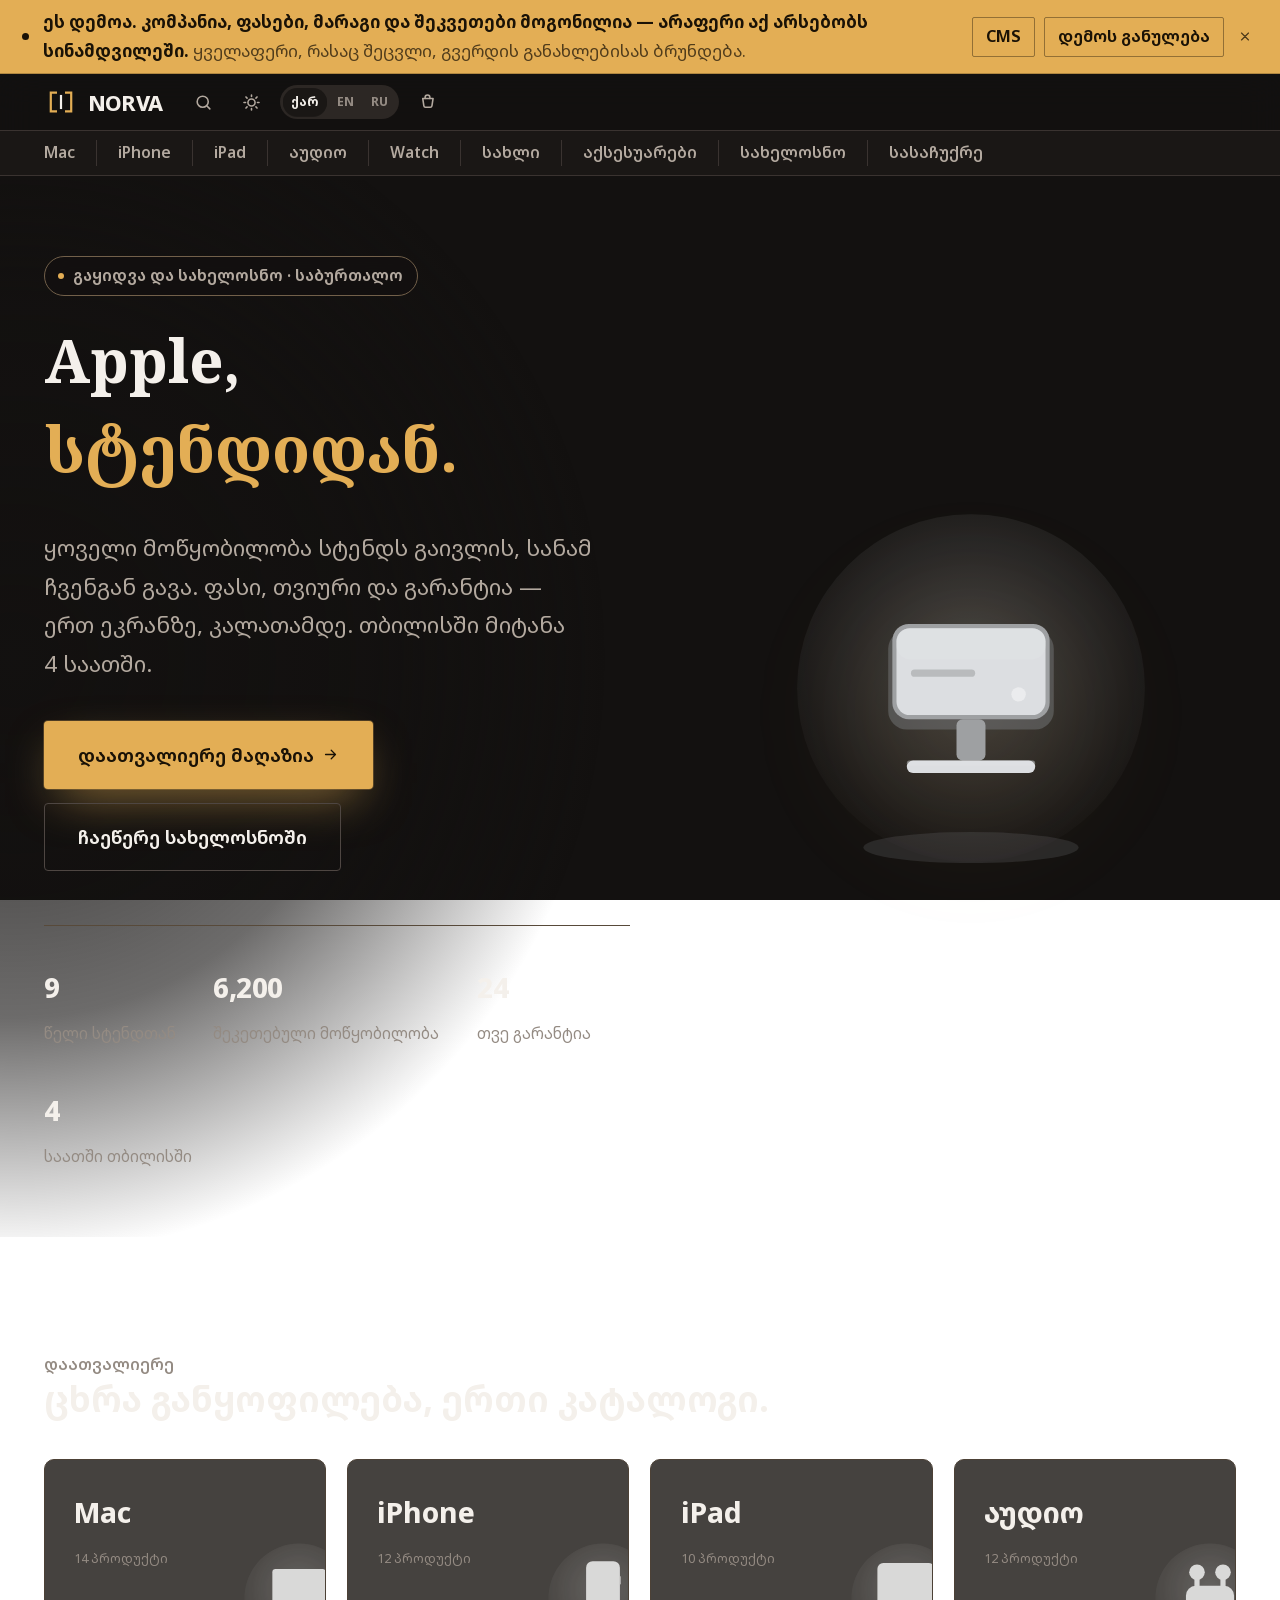
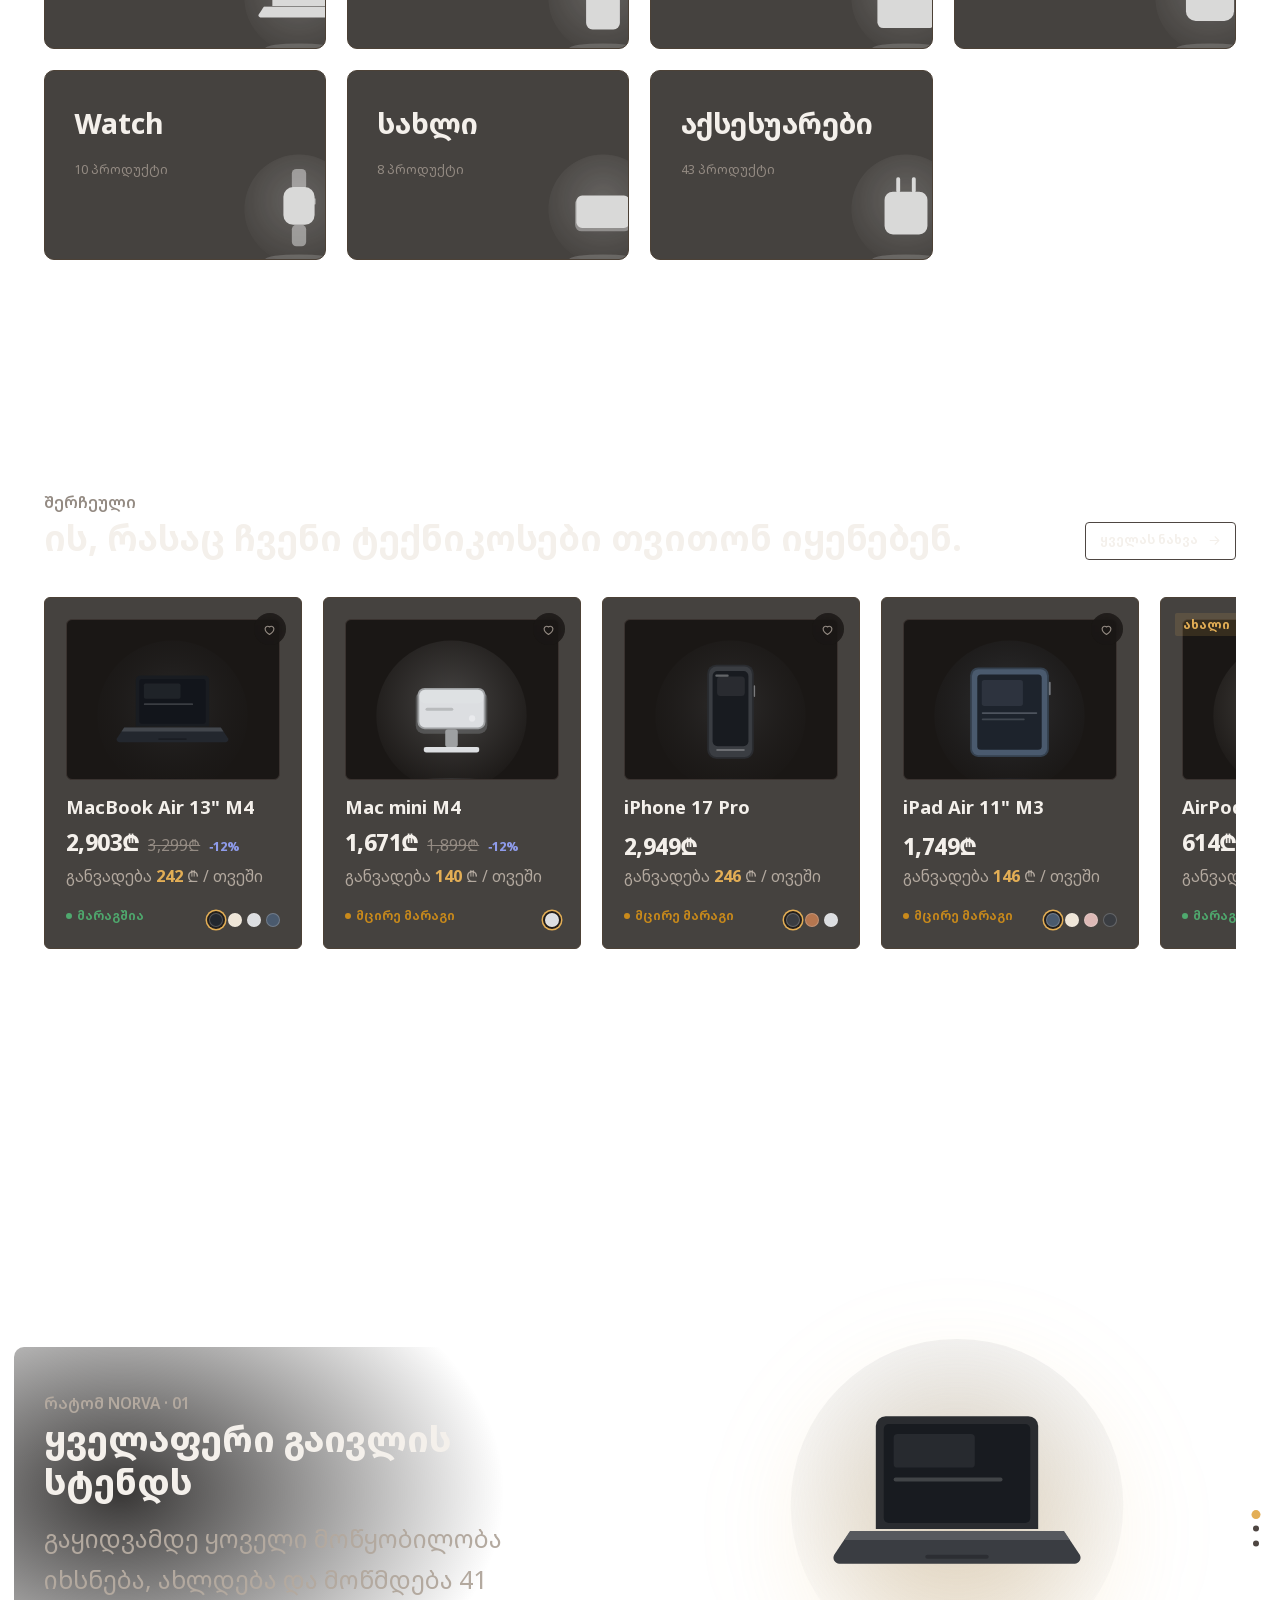
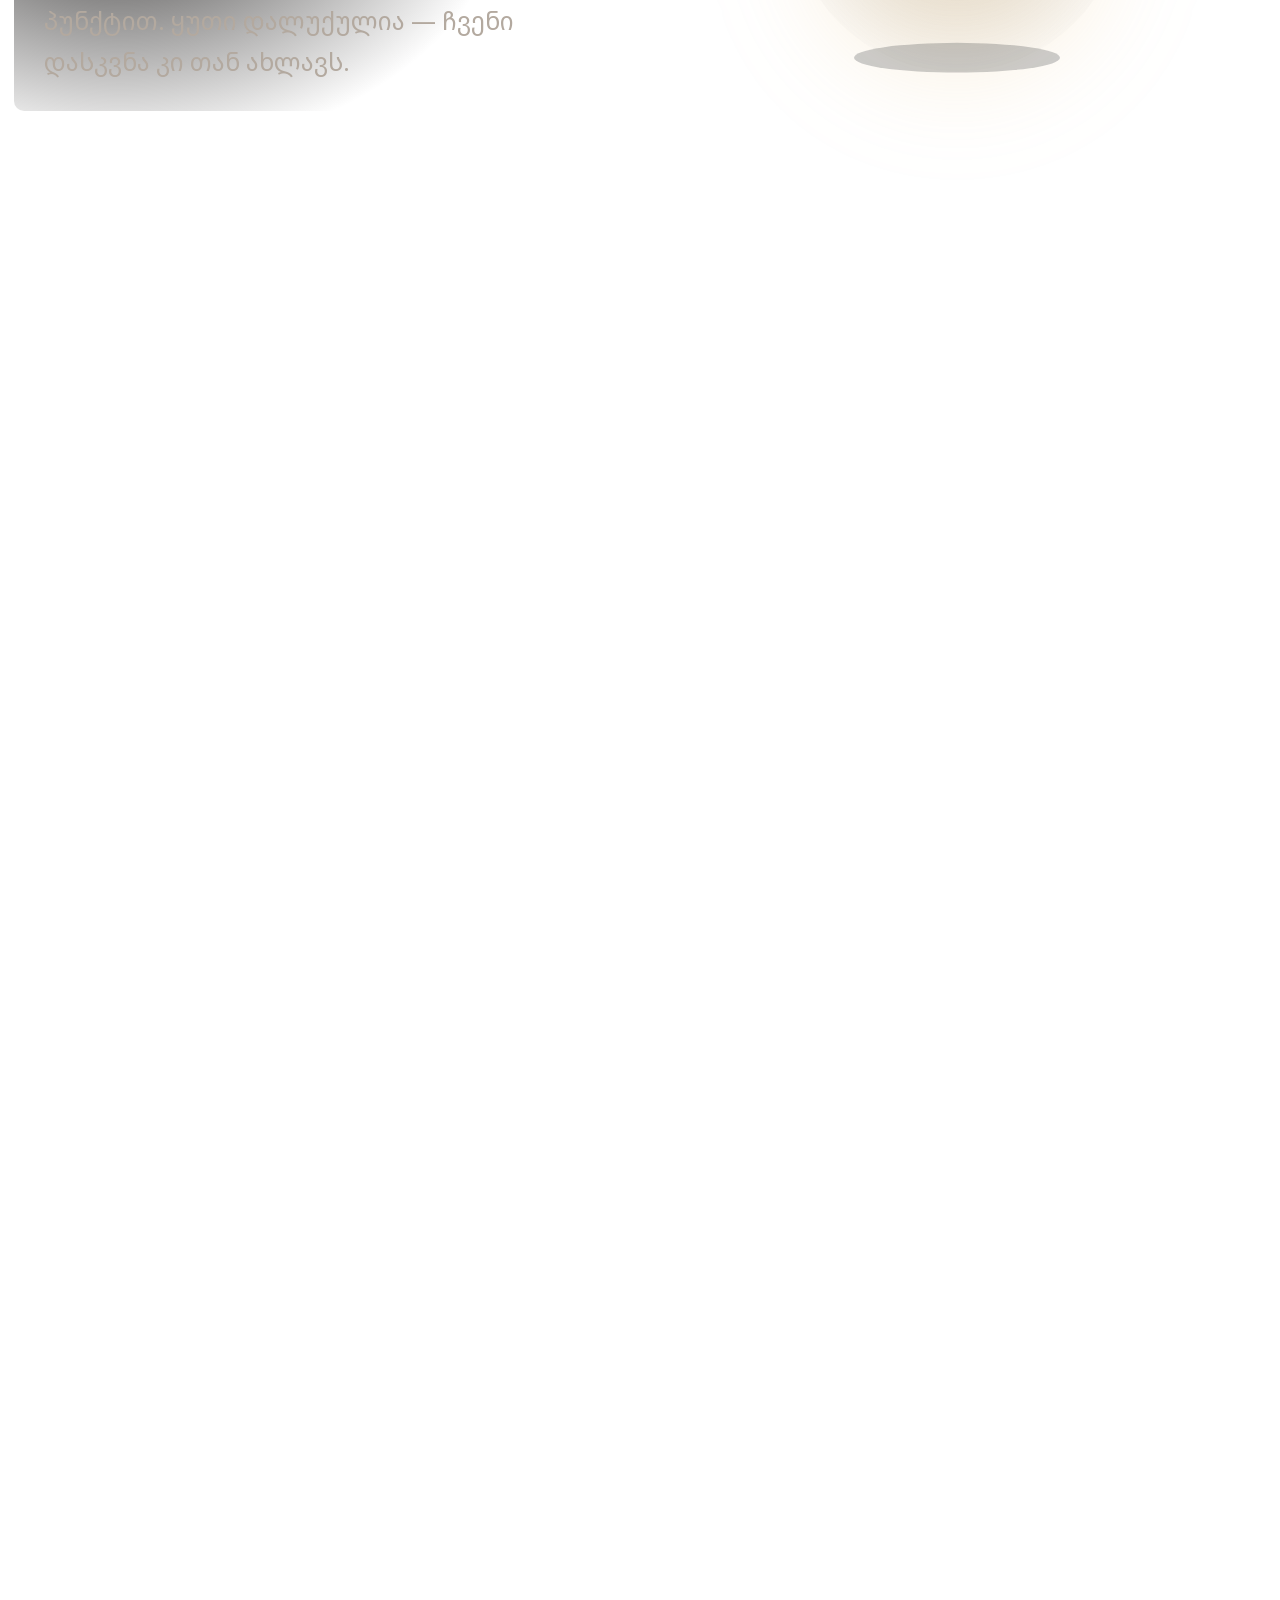
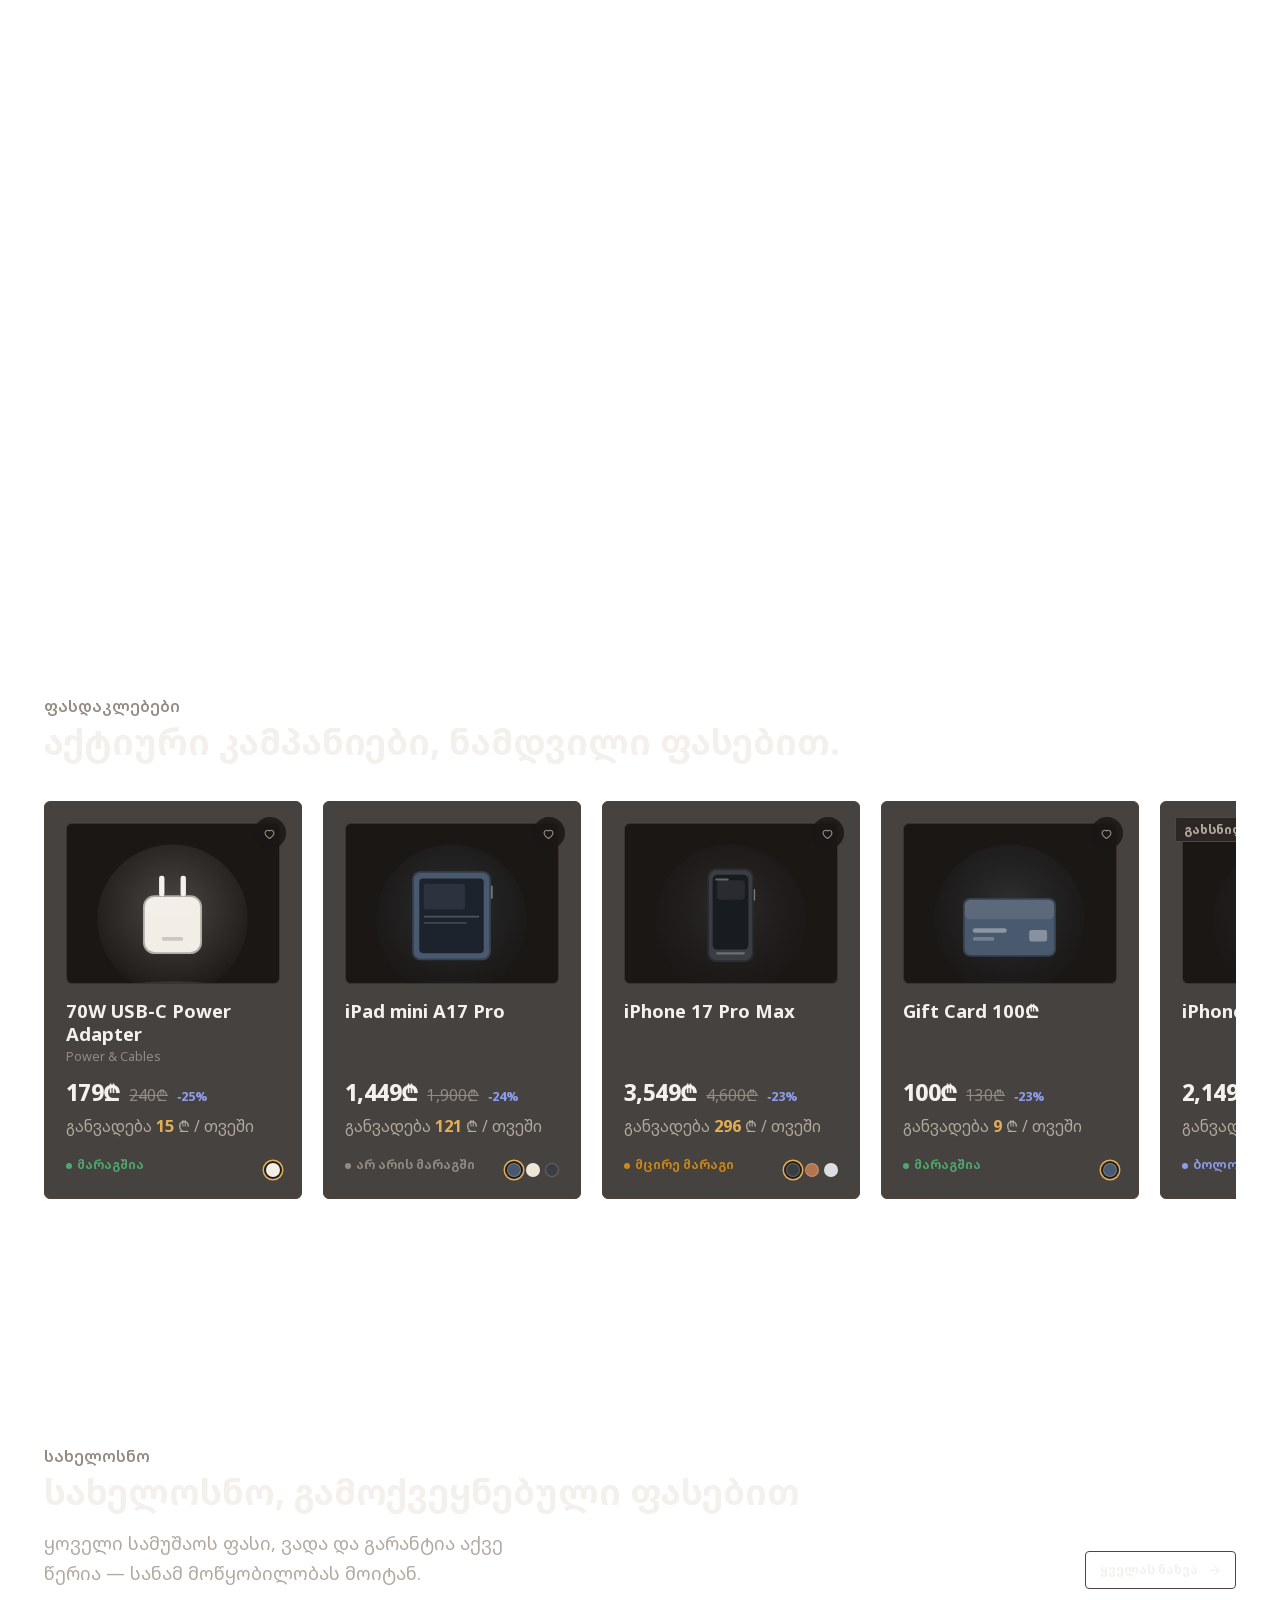
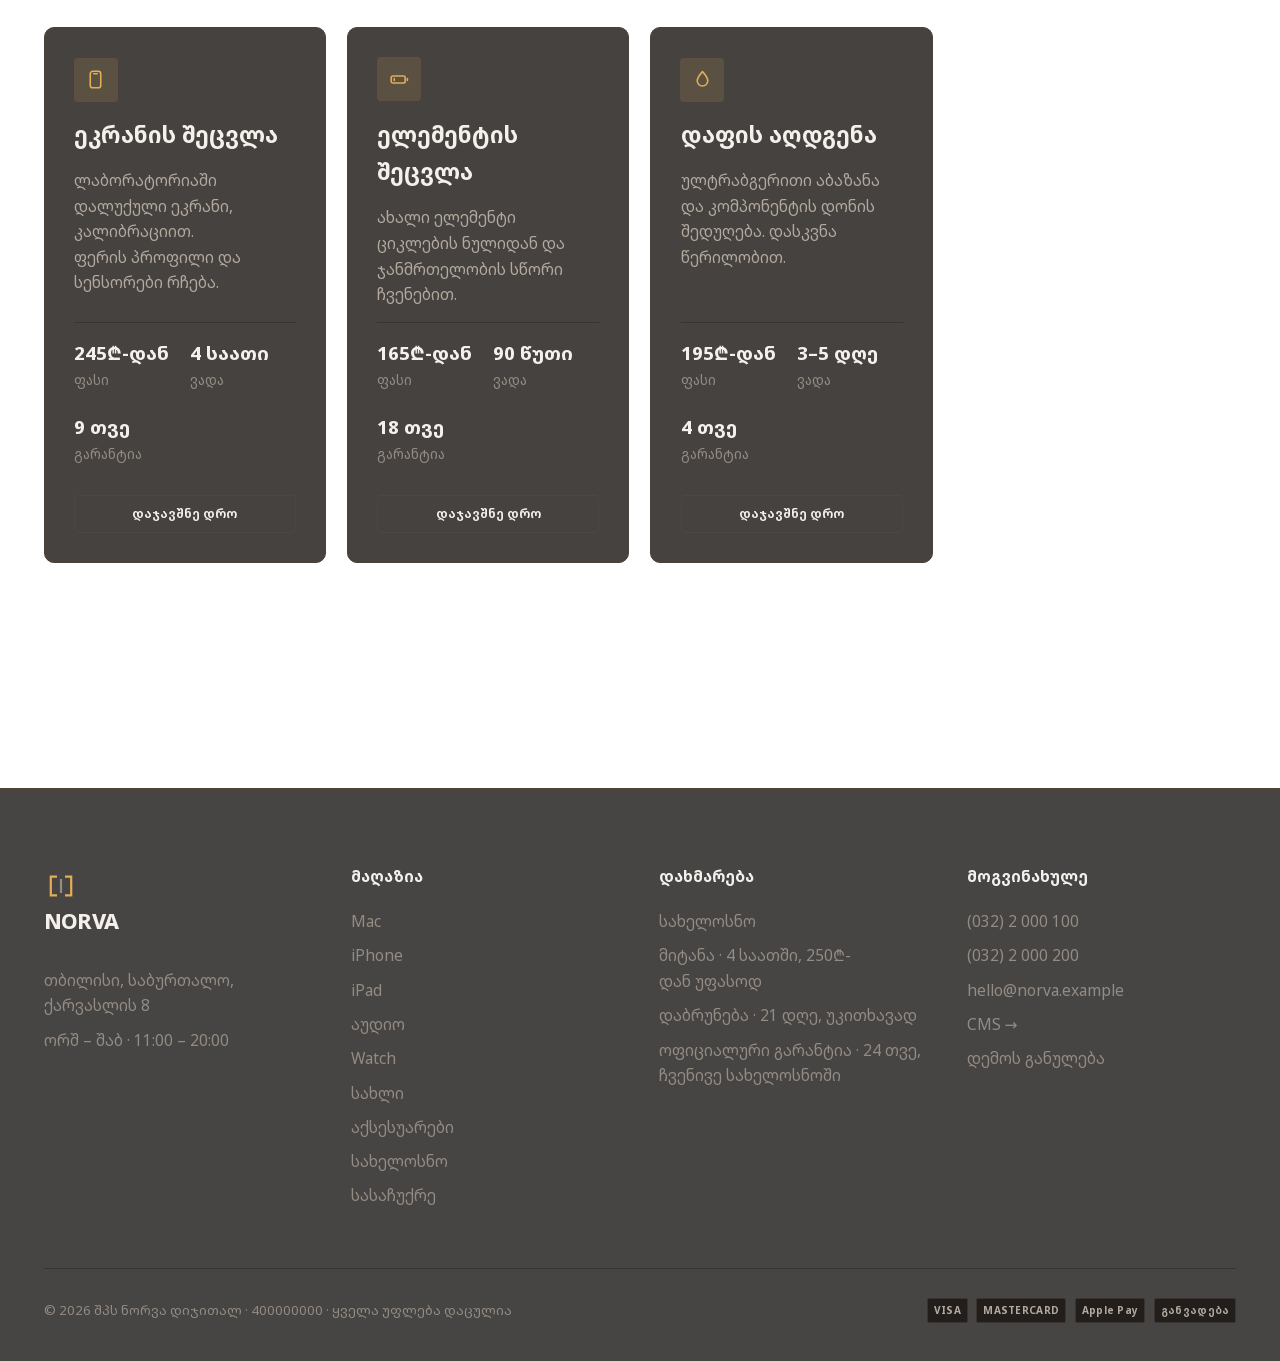
<file: demo/index.html>
<!doctype html>
<html lang="ka" data-theme="dark">
<head>
<meta charset="utf-8">
<meta name="viewport" content="width=device-width, initial-scale=1, viewport-fit=cover">
<title>NORVA — Apple, სტენდიდან</title>
<meta name="description" content="NORVA — Apple-ის გაყიდვა და სახელოსნო თბილისში. ყოველი მოწყობილობა გაივლის სტენდს, ფასი და გარანტია ერთ ეკრანზე. სადემონსტრაციო ვერსია.">
<meta name="robots" content="noindex, nofollow">
<meta name="theme-color" content="#131110">
<meta property="og:type" content="website">
<meta property="og:site_name" content="NORVA">
<meta property="og:title" content="NORVA — Apple, off the bench">
<meta property="og:description" content="A clickable demo storefront and CMS. Every company, price and order in it is invented.">
<link rel="manifest" href="site.webmanifest">
<link rel="icon" href="data:image/svg+xml,%3Csvg xmlns='http://www.w3.org/2000/svg' viewBox='0 0 32 32'%3E%3Crect width='32' height='32' rx='5' fill='%23131110'/%3E%3Cg fill='none' stroke='%23E3AE55' stroke-width='2.2' stroke-linecap='square'%3E%3Cpath d='M11 8H7v16h4'/%3E%3Cpath d='M21 8h4v16h-4'/%3E%3C/g%3E%3Cpath d='M16 11v10' stroke='%23F4F0EB' stroke-width='2.2' stroke-linecap='square'/%3E%3C/svg%3E">
<link rel="stylesheet" href="css/fonts.css">
<link rel="stylesheet" href="css/tokens.css">
<link rel="stylesheet" href="css/app.css">
<link rel="stylesheet" href="css/fluid.css">
</head>
<body>

<a class="skip" href="#main">გადადი მთავარ შიგთავსზე</a>
<canvas id="fluid" aria-hidden="true"></canvas>

<!-- ── announcement ─────────────────────────────────────────────────────── -->
<!-- Temporarily hidden per client request — remove the `hidden` attribute to
     bring the announcement ticker back. The JS that populates it still runs. -->
<div class="marquee" id="marquee" style="position:relative" hidden>
  <div class="marquee__track" id="marqueeTrack"></div>
  <button class="marquee__pause" id="marqueePause" aria-pressed="false" aria-label="შეაჩერე ლენტა">⏸</button>
</div>

<!-- ── navigation ───────────────────────────────────────────────────────── -->
<header class="nav" id="nav">
  <div class="wrap nav__inner">
    <a href="#/" class="logo" aria-label="NORVA — მთავარი">
      <svg viewBox="0 0 40 40" fill="none" aria-hidden="true">
        <path class="logo__jaw" d="M14 9H8v22h6" stroke="var(--accent)" stroke-width="2.6" stroke-linecap="square"/>
        <path class="logo__jaw" d="M26 9h6v22h-6" stroke="var(--accent)" stroke-width="2.6" stroke-linecap="square"/>
        <path d="M20 13v14" stroke="var(--text)" stroke-width="2.6" stroke-linecap="square"/>
      </svg>
      <span class="logo__word">NORVA</span>
    </a>

    <div class="nav__tools" style="position:relative">
      <button class="icon-btn nav__burger" id="menuBtn" aria-label="მენიუ" aria-expanded="false">
        <svg viewBox="0 0 24 24" fill="none" stroke="currentColor" stroke-width="2" stroke-linecap="round">
          <path d="M4 7h16M4 12h16M4 17h16"/>
        </svg>
      </button>
      <button class="icon-btn" id="searchBtn" aria-label="ძებნა" aria-expanded="false">
        <svg viewBox="0 0 24 24" fill="none" stroke="currentColor" stroke-width="2" stroke-linecap="round">
          <circle cx="11" cy="11" r="7"/><path d="m20 20-3.6-3.6"/>
        </svg>
      </button>

      <button class="icon-btn" id="themeBtn" aria-label="თემის შეცვლა">
        <svg viewBox="0 0 24 24" fill="none" stroke="currentColor" stroke-width="2" stroke-linecap="round" id="themeIcon">
          <circle cx="12" cy="12" r="4.5"/>
          <path d="M12 2.5v2M12 19.5v2M2.5 12h2M19.5 12h2M5 5l1.4 1.4M17.6 17.6 19 19M19 5l-1.4 1.4M6.4 17.6 5 19"/>
        </svg>
      </button>

      <div class="lang" role="group" aria-label="ენა">
        <button data-lang="ka" aria-pressed="true">ქარ</button>
        <button data-lang="en" aria-pressed="false">EN</button>
        <button data-lang="ru" aria-pressed="false">RU</button>
      </div>

      <button class="icon-btn" id="cartBtn" aria-label="კალათა">
        <svg viewBox="0 0 24 24" fill="none" stroke="currentColor" stroke-width="2" stroke-linecap="round" stroke-linejoin="round">
          <path d="M6 7h13l-1.4 9.3a2 2 0 0 1-2 1.7H9.4a2 2 0 0 1-2-1.7L6 7Z"/>
          <path d="M9 7V5.5a3 3 0 0 1 6 0V7"/>
        </svg>
        <span class="cart-count" id="cartCount" data-n="0">0</span>
      </button>

      <div class="search-pop hide" id="searchPop">
        <input type="search" id="searchInput" placeholder="მოძებნე პროდუქტი…" autocomplete="off" aria-label="ძებნა">
        <div class="search-res" id="searchRes"></div>
      </div>
    </div>
  </div>

  <div class="subnav">
    <div class="wrap subnav__inner">
      <nav class="nav__list" id="navList" aria-label="კატეგორიები"></nav>
    </div>
  </div>
</header>

<!-- ── router outlet ────────────────────────────────────────────────────── -->
<main id="main"></main>

<!-- ── footer ───────────────────────────────────────────────────────────── -->
<footer class="foot">
  <div class="wrap">
    <div class="foot__grid" id="footGrid"></div>
    <div class="foot__bar">
      <span id="footLegal"></span>
      <div class="pay">
        <span>VISA</span><span>MASTERCARD</span><span>Apple&nbsp;Pay</span><span>განვადება</span>
      </div>
    </div>
  </div>
</footer>

<!-- ── cart drawer ──────────────────────────────────────────────────────── -->
<dialog class="drawer" id="cartDrawer" aria-label="კალათა">
  <div class="drawer__inner">
    <div class="drawer__head">
      <h2 class="drawer__title" id="cartTitle">კალათა</h2>
      <button class="icon-btn" id="cartClose" aria-label="დახურვა">
        <svg viewBox="0 0 24 24" fill="none" stroke="currentColor" stroke-width="2" stroke-linecap="round">
          <path d="m6 6 12 12M18 6 6 18"/>
        </svg>
      </button>
    </div>
    <div class="drawer__body" id="cartBody"></div>
    <div class="drawer__foot" id="cartFoot"></div>
  </div>
</dialog>

<!-- ── mobile menu ──────────────────────────────────────────────────────── -->
<dialog class="drawer" id="menuDrawer" aria-label="მენიუ">
  <div class="drawer__inner">
    <div class="drawer__head">
      <span class="logo">
        <svg viewBox="0 0 40 40" fill="none" aria-hidden="true">
          <path class="logo__jaw" d="M14 9H8v22h6" stroke="var(--accent)" stroke-width="2.6" stroke-linecap="square"/>
          <path class="logo__jaw" d="M26 9h6v22h-6" stroke="var(--accent)" stroke-width="2.6" stroke-linecap="square"/>
          <path d="M20 13v14" stroke="var(--text)" stroke-width="2.6" stroke-linecap="square"/>
      </svg>
        <span class="logo__word">NORVA</span>
      </span>
      <button class="icon-btn" id="menuClose" aria-label="დახურვა">
        <svg viewBox="0 0 24 24" fill="none" stroke="currentColor" stroke-width="2" stroke-linecap="round">
          <path d="m6 6 12 12M18 6 6 18"/>
        </svg>
      </button>
    </div>
    <div class="drawer__body"><nav id="menuList" aria-label="კატეგორიები"></nav></div>
    <div class="drawer__foot" id="menuFoot"></div>
  </div>
</dialog>

<!-- ── repair booking ───────────────────────────────────────────────────── -->
<dialog class="drawer drawer--modal" id="bookDrawer" aria-label="სახელოსნოში ჩაწერა">
  <div class="drawer__inner">
    <div class="drawer__head">
      <h2 class="drawer__title" id="bookTitle">სახელოსნოში ჩაწერა</h2>
      <button class="icon-btn" id="bookClose" aria-label="დახურვა">
        <svg viewBox="0 0 24 24" fill="none" stroke="currentColor" stroke-width="2" stroke-linecap="round">
          <path d="m6 6 12 12M18 6 6 18"/>
        </svg>
      </button>
    </div>
    <div class="drawer__body" id="bookBody"></div>
    <div class="drawer__foot" id="bookFoot"></div>
  </div>
</dialog>

<div class="toast-zone" id="toastZone" aria-live="polite" aria-atomic="false"></div>

<script type="module" src="js/app.js"></script>
</body>
</html>
</file>
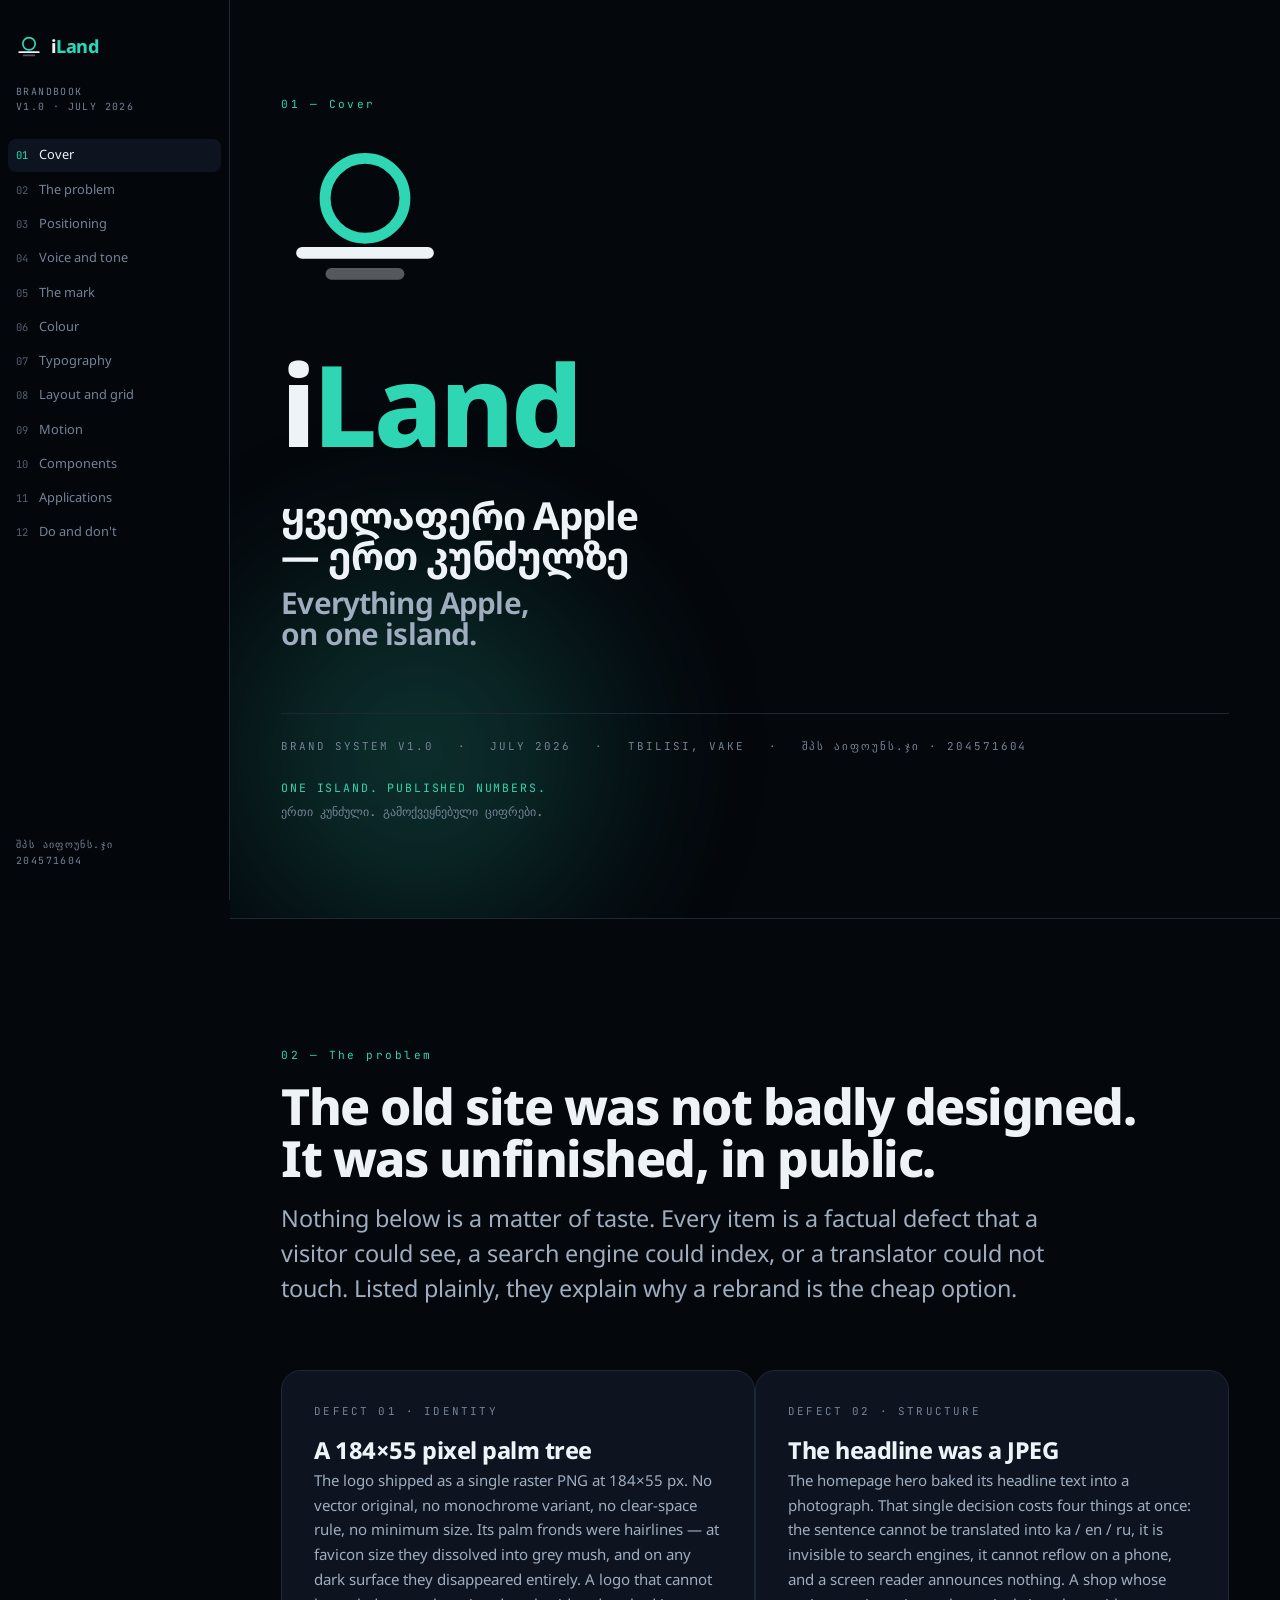
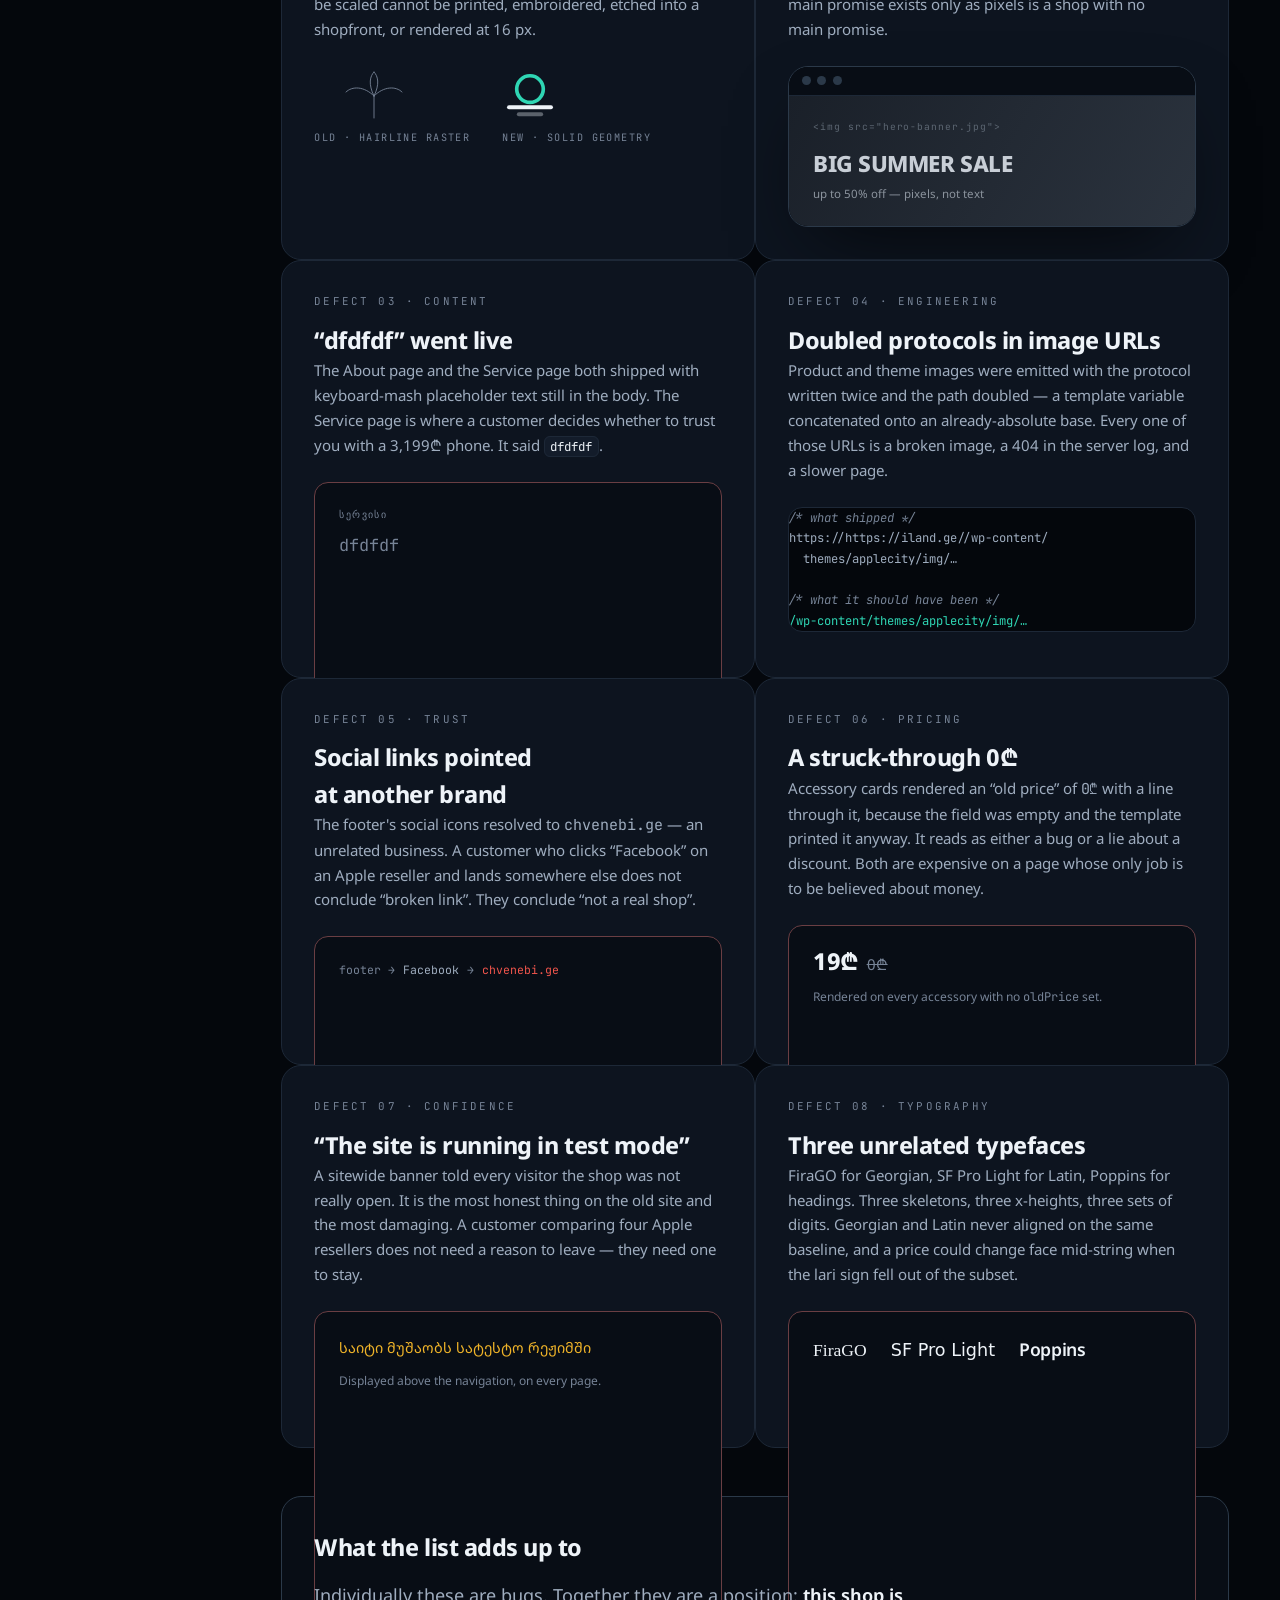
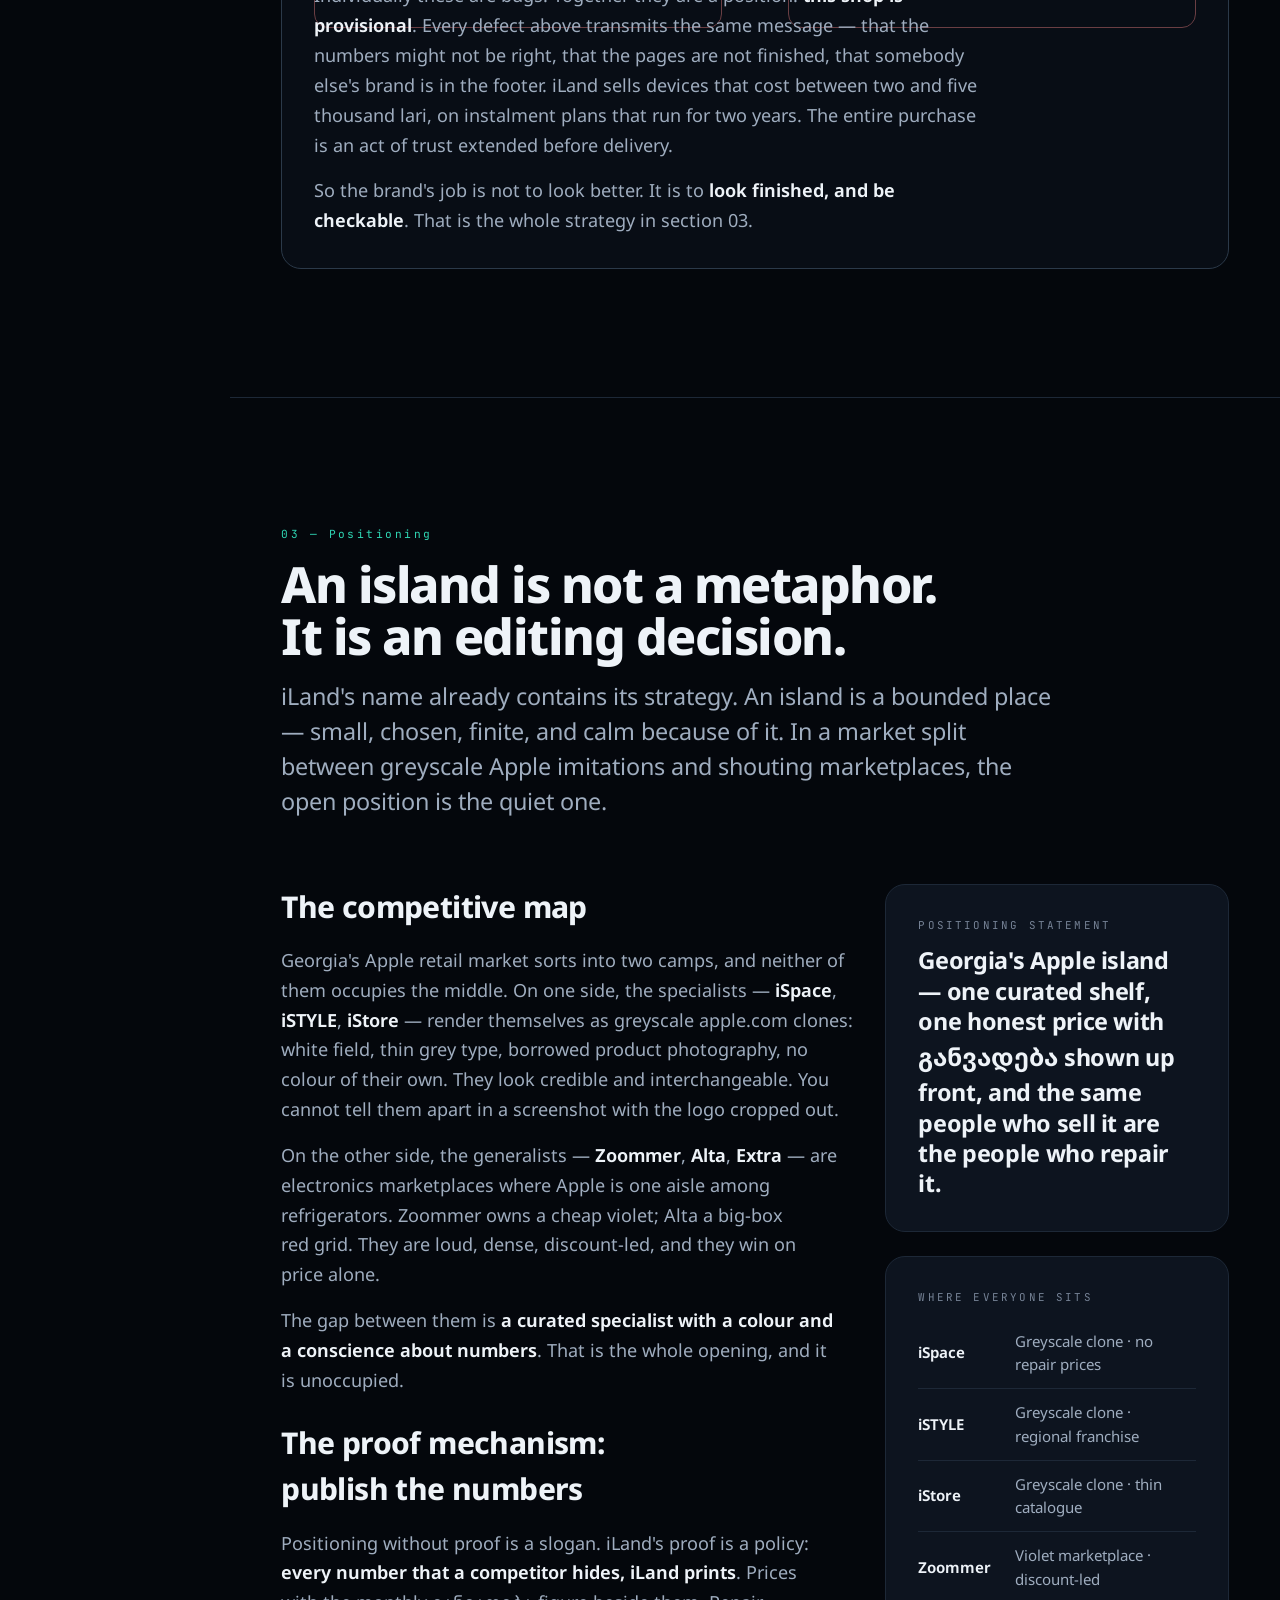
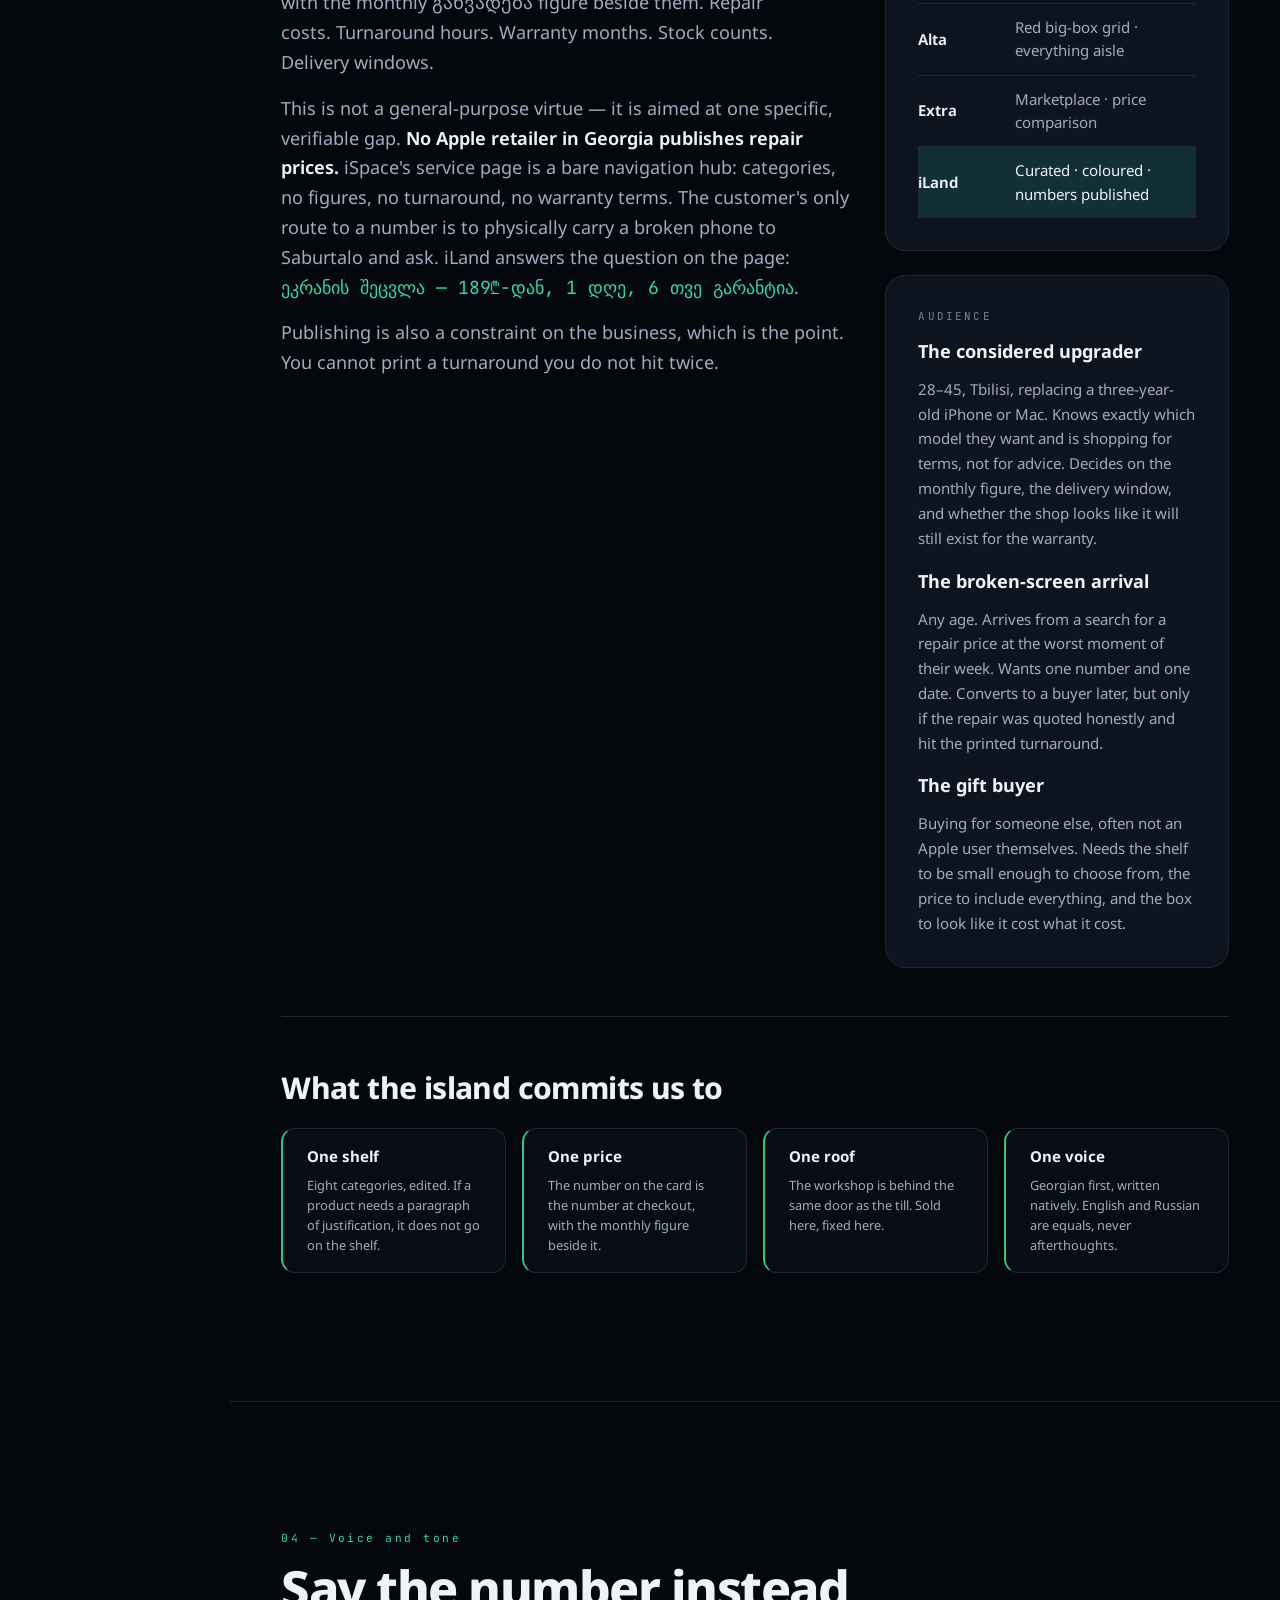
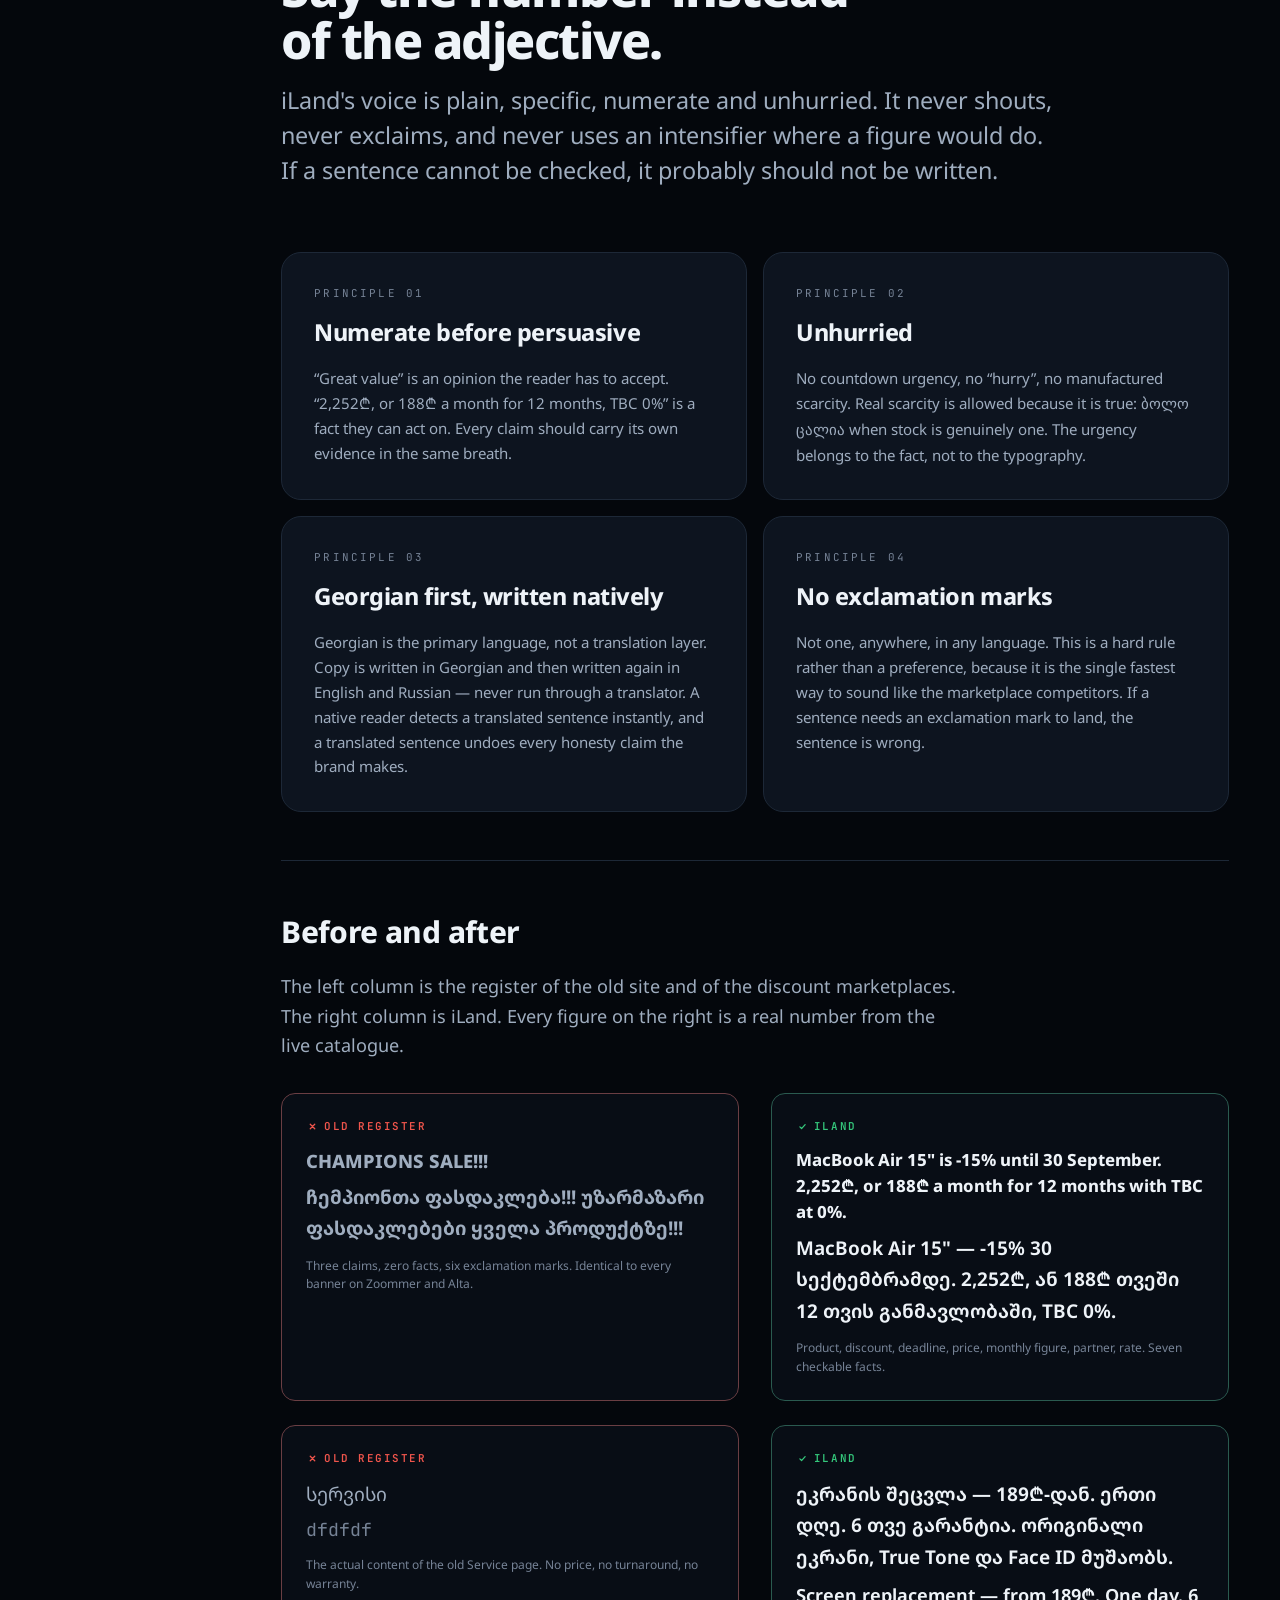
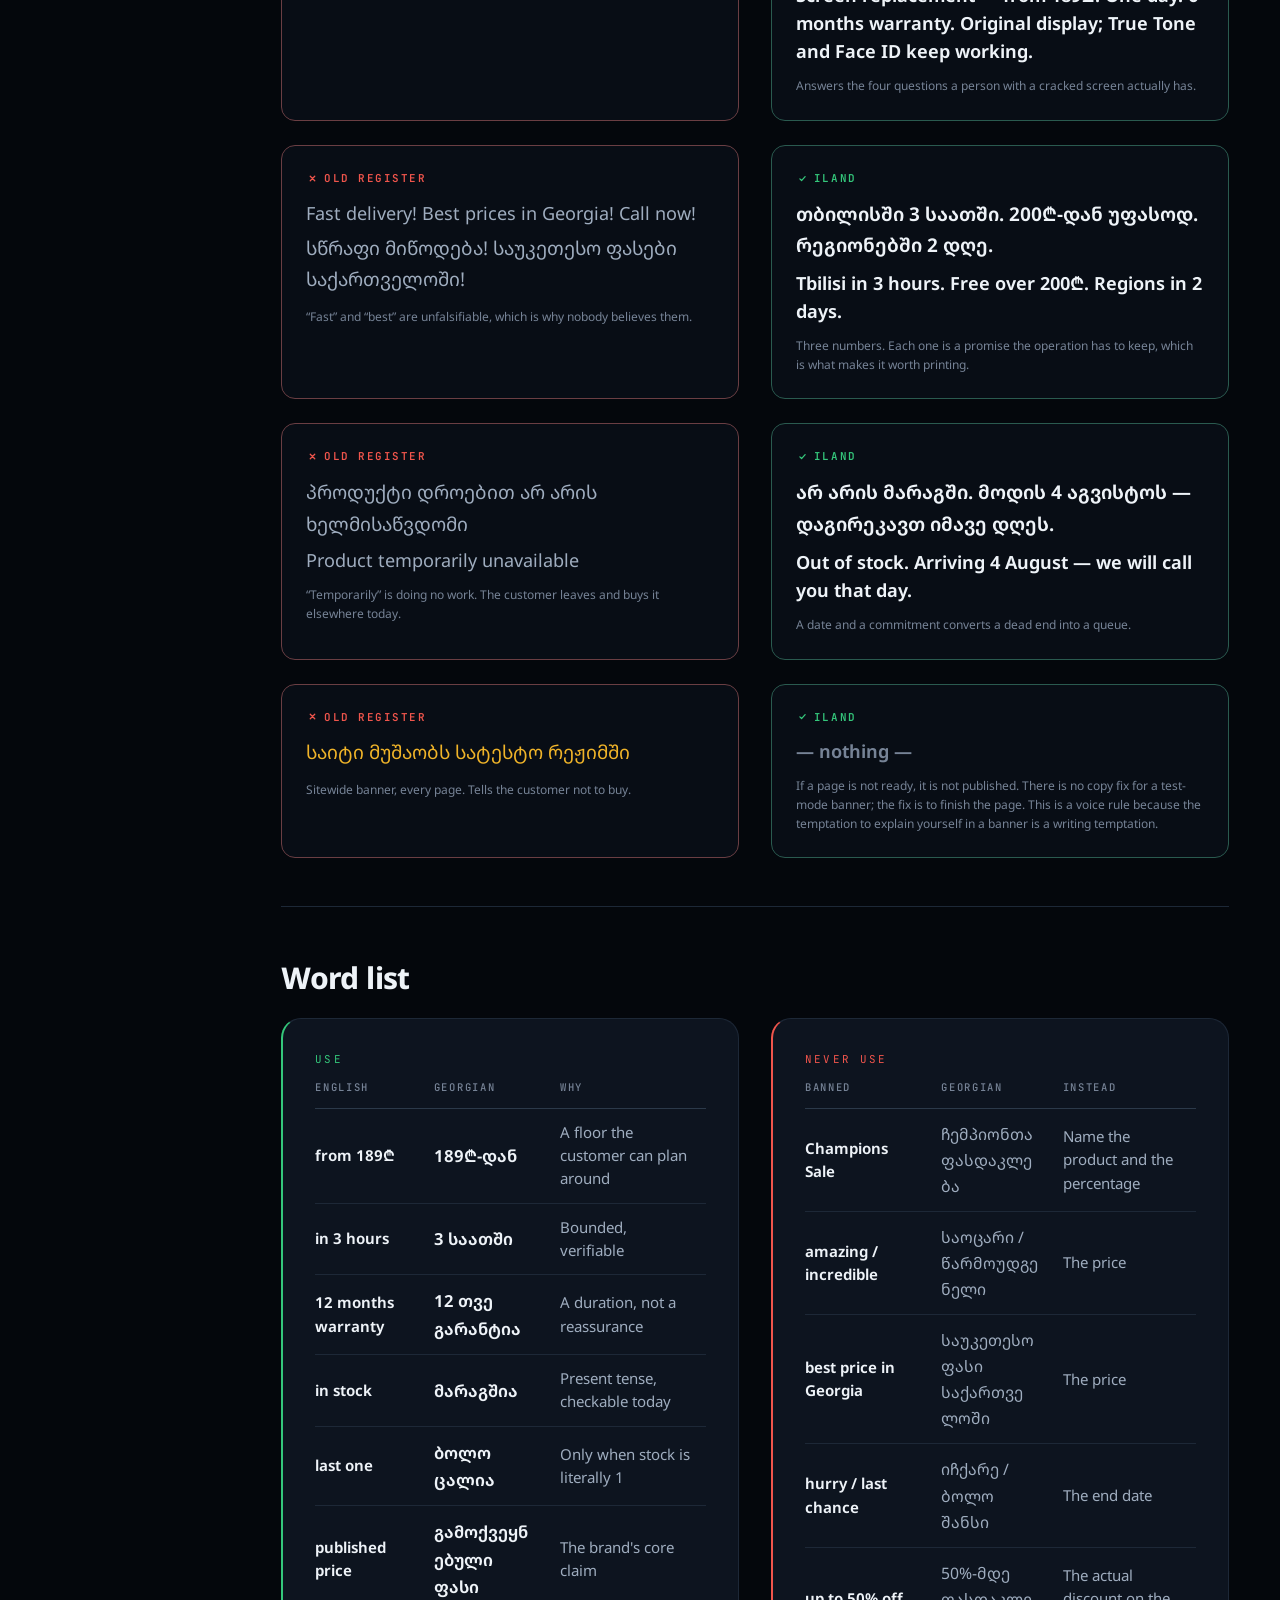
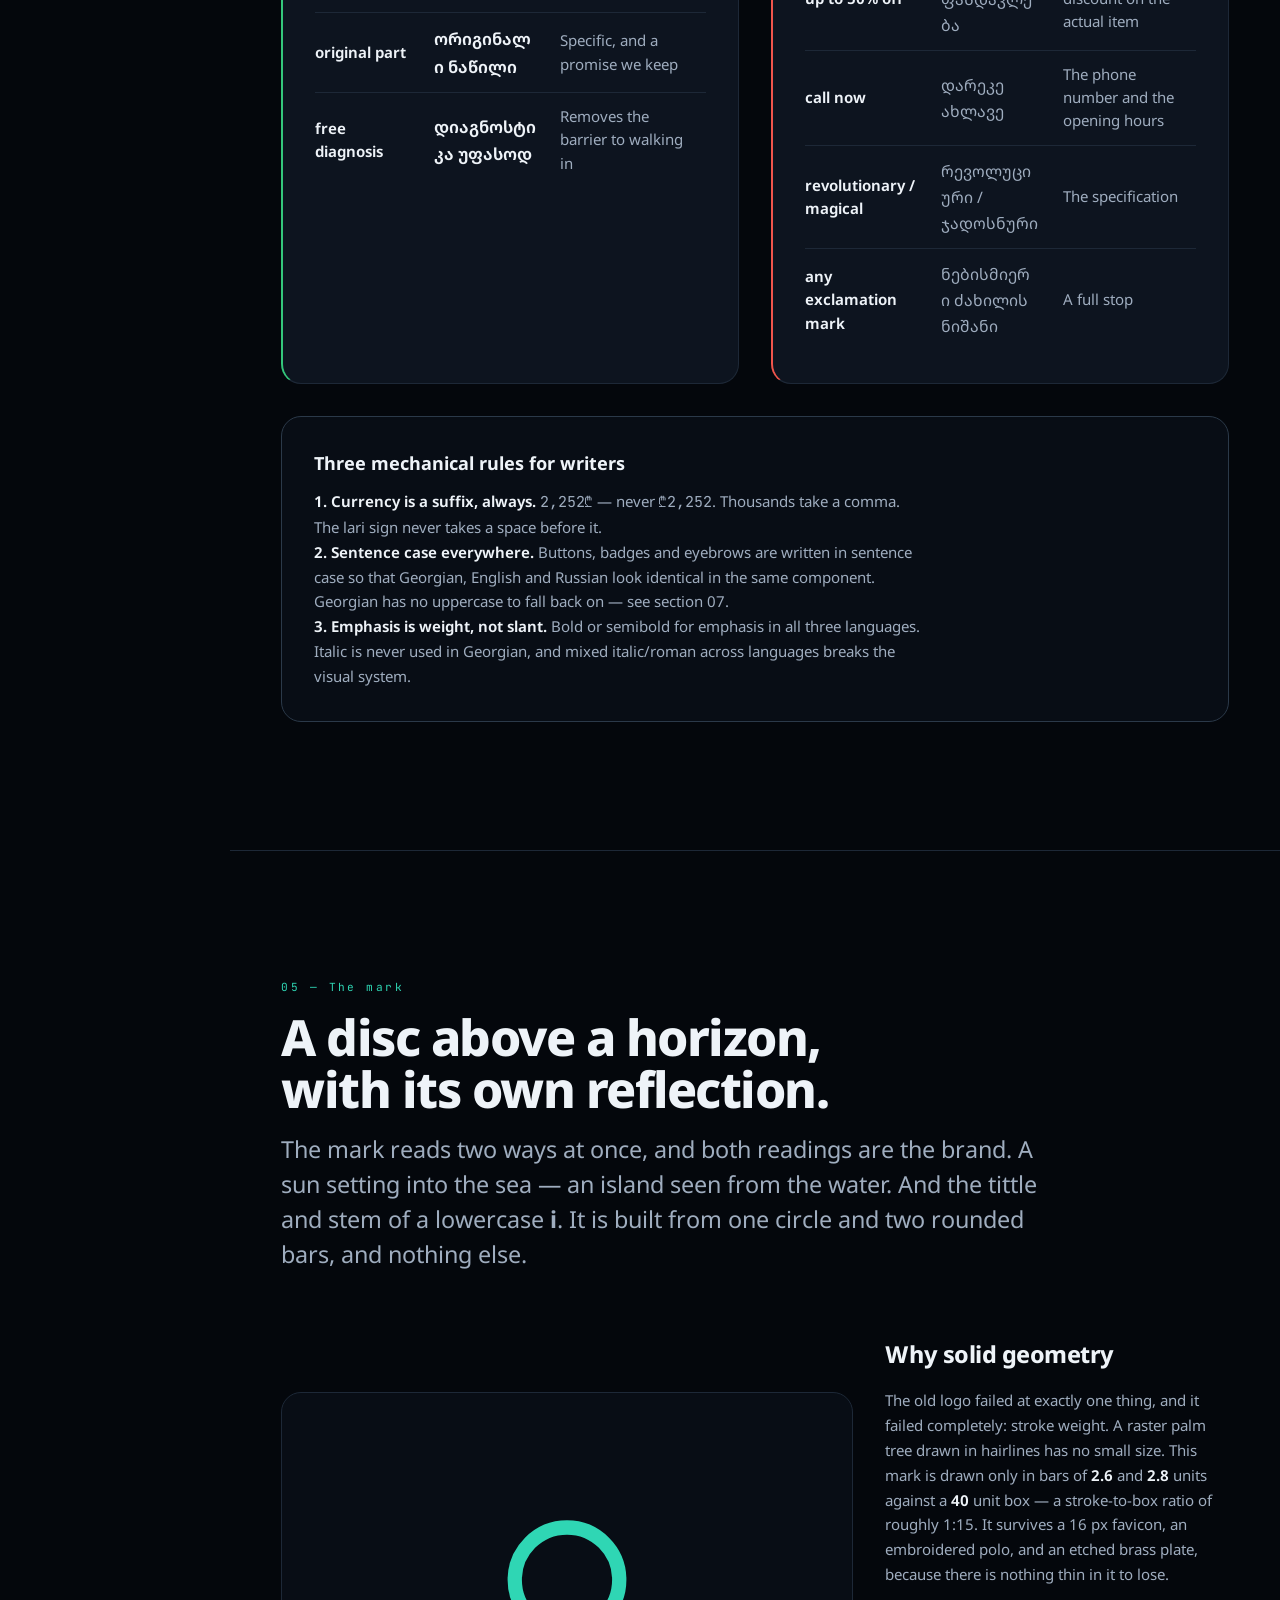
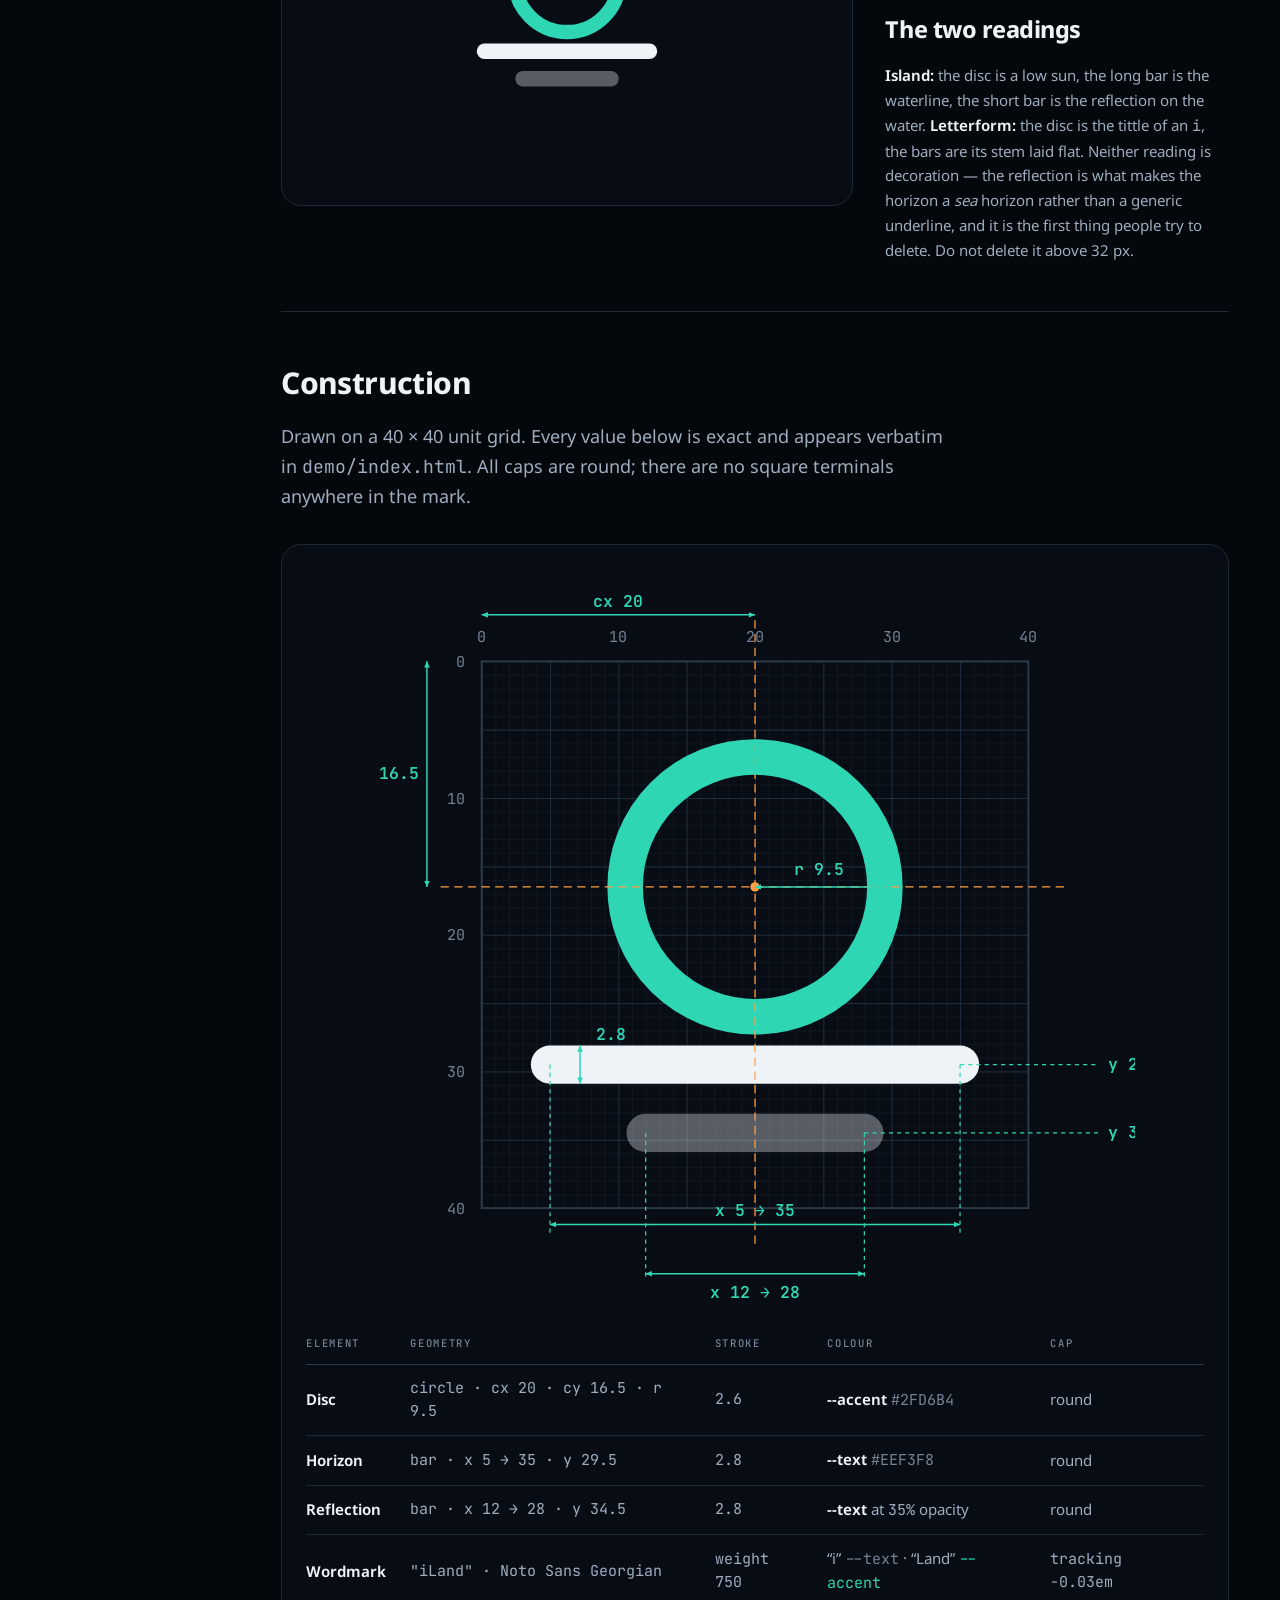
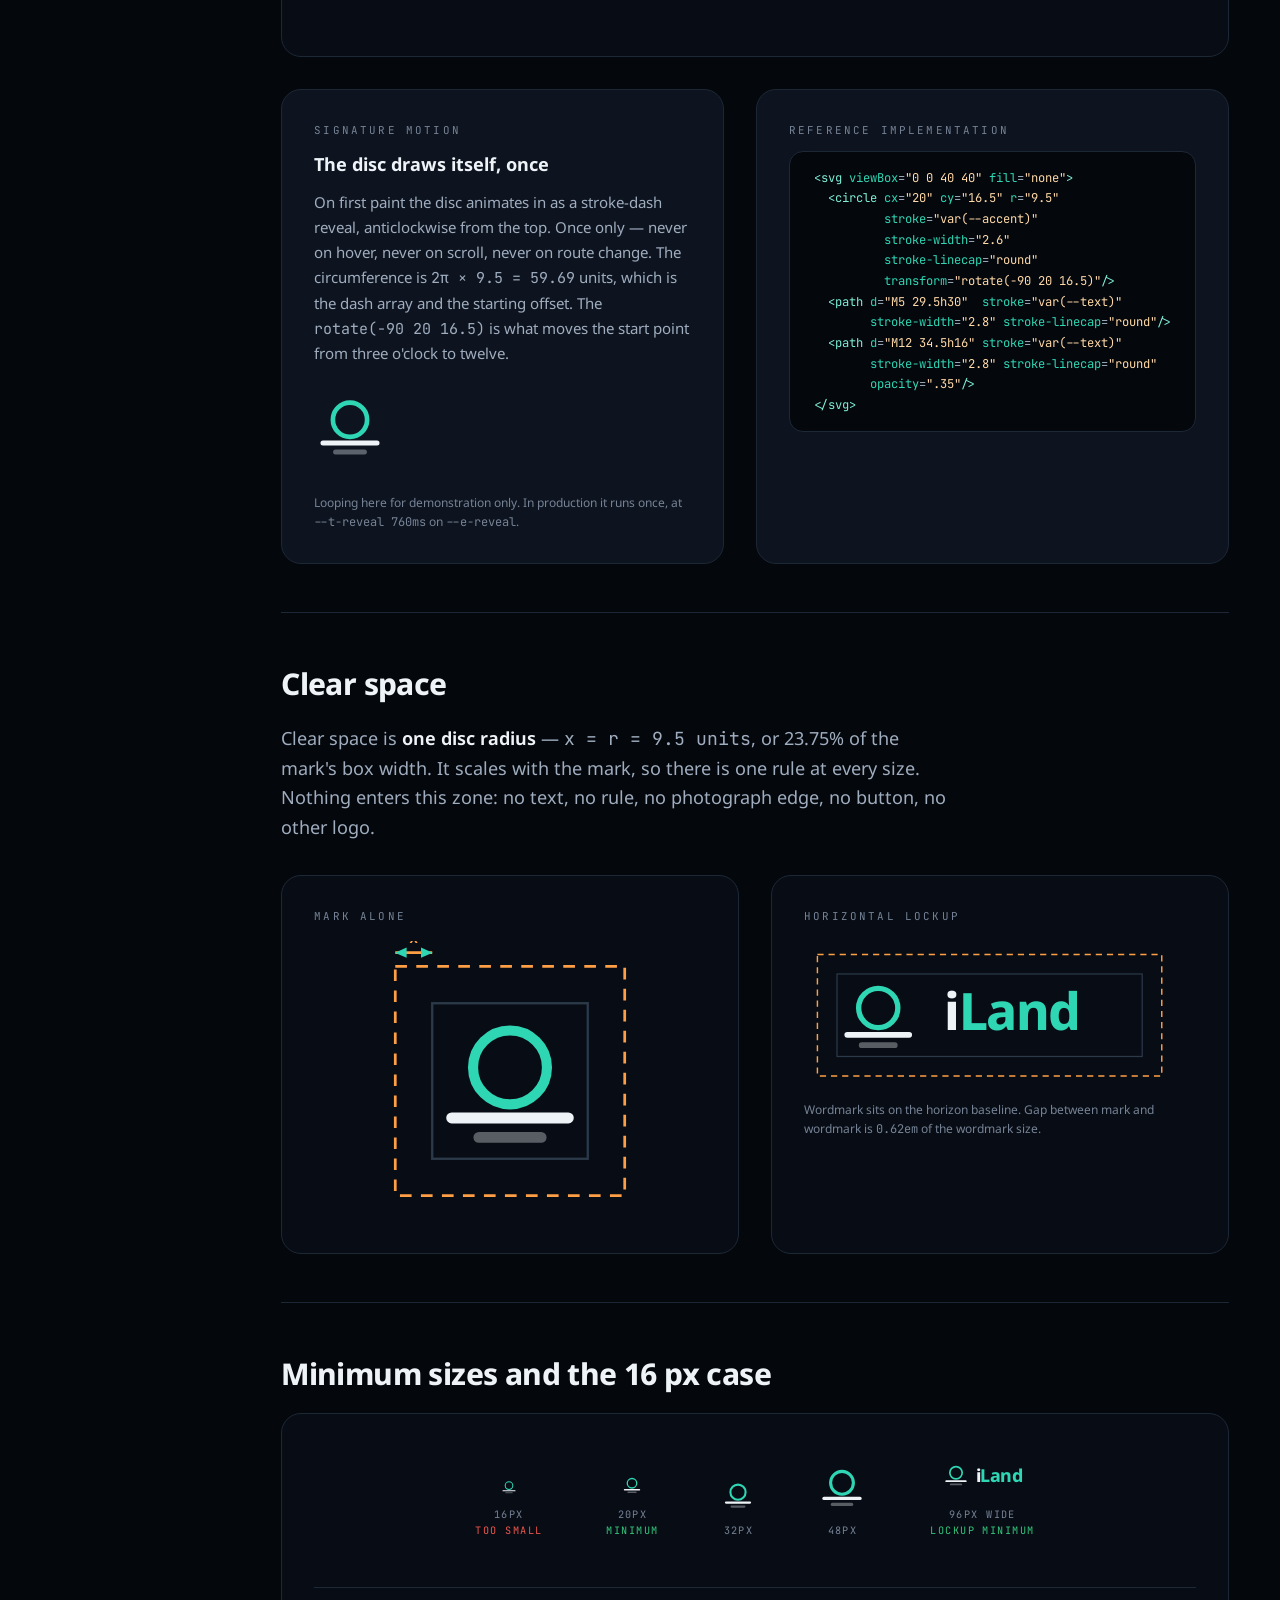
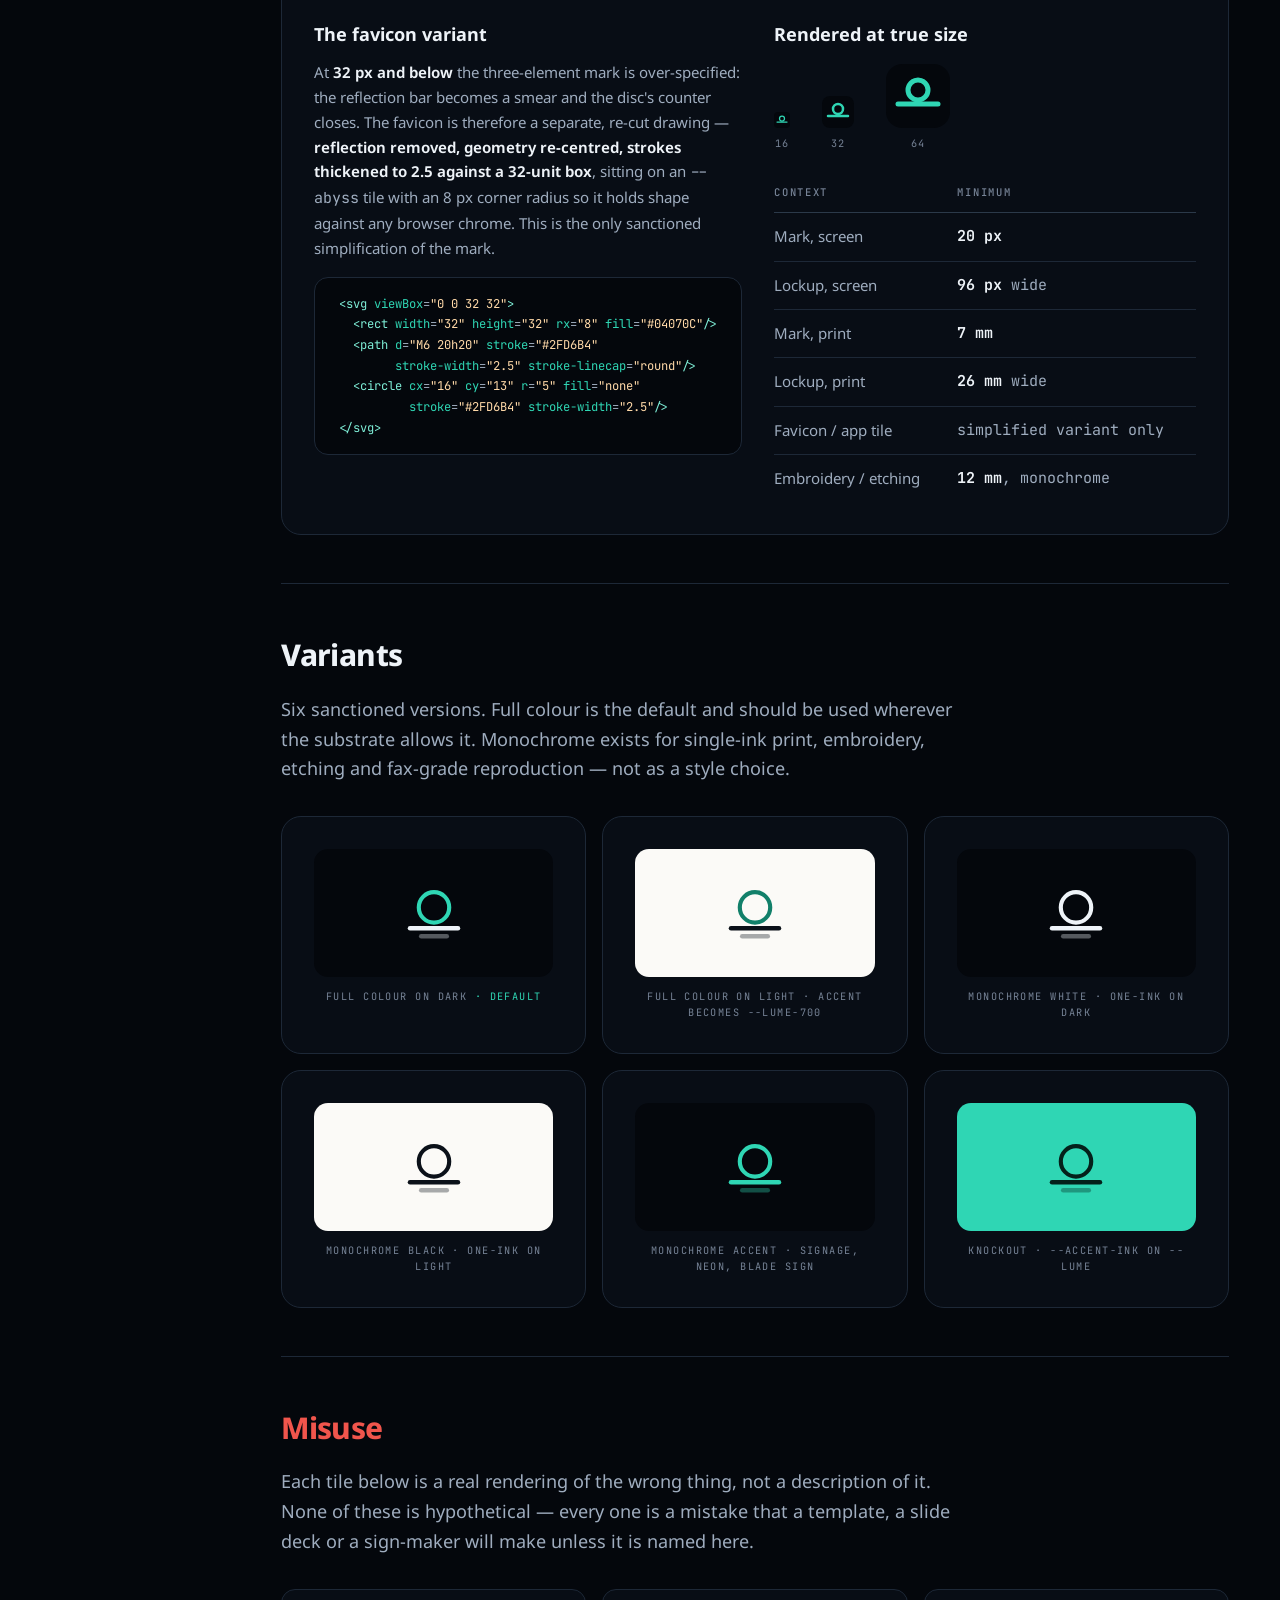
<file: brand/brandbook.html>
<!doctype html>
<html lang="en" data-theme="dark">
<head>
<meta charset="utf-8">
<meta name="viewport" content="width=device-width, initial-scale=1, viewport-fit=cover">
<title>iLand — Brandbook · July 2026</title>
<meta name="description" content="iLand brand system: the mark, the palette, Georgian typography rules, motion, components and applications. Tbilisi, July 2026.">
<meta name="theme-color" content="#04070C">
<link rel="icon" href="data:image/svg+xml,%3Csvg xmlns='http://www.w3.org/2000/svg' viewBox='0 0 32 32'%3E%3Crect width='32' height='32' rx='8' fill='%2304070C'/%3E%3Cpath d='M6 20h20' stroke='%232FD6B4' stroke-width='2.5' stroke-linecap='round'/%3E%3Ccircle cx='16' cy='13' r='5' fill='none' stroke='%232FD6B4' stroke-width='2.5'/%3E%3C/svg%3E">

<style>
@import url('https://fonts.googleapis.com/css2?family=Noto+Sans+Georgian:wght@100..900&family=Noto+Sans:ital,wght@0,100..900;1,100..900&family=JetBrains+Mono:wght@300..700&display=swap');

/* ==========================================================================
   iLand brandbook — self-contained.
   Every token below is copied verbatim from demo/css/tokens.css. If the two
   ever disagree, tokens.css is the source of truth and this file is stale.
   ========================================================================== */

:root {
  --font-display: 'Noto Sans Georgian', 'Noto Sans', system-ui, -apple-system,
                  BlinkMacSystemFont, 'Segoe UI', Sylfaen, 'BPG Arial', 'BPG Glaho', sans-serif;
  --font-text: var(--font-display);
  --font-mono: 'JetBrains Mono', ui-monospace, SFMono-Regular, 'SF Mono', Menlo, monospace;

  /* Ground — the sea at depth */
  --abyss:#04070C; --deep:#080D15; --trench:#0D141F; --shelf:#131C2A; --tide:#1D2837;
  /* Signal — bioluminescence at the waterline */
  --lume-100:#D6FBF2; --lume-300:#7FEFD8; --lume:#2FD6B4; --lume-700:#12806A; --lume-900:#0A5346;
  /* Horizon — the sun on the water */
  --sun-300:#FFD9A8; --sun:#FF9F45; --sun-700:#A85610;
  /* Sand — light mode ground */
  --sand-50:#FBFAF7; --sand-100:#F4F1EA; --sand-200:#E7E2D7; --sand-300:#D3CCBC;
  /* Ink — text on light */
  --ink:#0B1119; --ink-2:#3C4654; --ink-3:#66707F;
  /* Status */
  --ok:#34C77B; --warn:#F0B429; --danger:#F0554C;

  /* Semantic — dark is the default */
  --bg:var(--abyss); --bg-raised:var(--deep); --surface:var(--trench); --surface-2:var(--shelf);
  --line:var(--tide); --line-strong:#2B3949;
  --text:#EEF3F8; --text-2:#9FADBF; --text-3:#768396;
  --accent:var(--lume); --accent-ink:#04211B;
  --accent-soft:color-mix(in oklab, var(--lume) 14%, transparent);
  --promo:var(--sun); --promo-ink:#2B1400;
  --shadow-1:0 1px 2px rgb(0 0 0 / .40);
  --shadow-2:0 12px 32px -12px rgb(0 0 0 / .60);
  --shadow-3:0 32px 80px -28px rgb(0 0 0 / .72);
  --shadow-accent:0 16px 44px -18px color-mix(in oklab, var(--lume) 60%, transparent);

  /* Type scale — fluid, clamped 320 → 1600 */
  --step--2:clamp(0.69rem,0.67rem + 0.11vw,0.75rem);
  --step--1:clamp(0.83rem,0.79rem + 0.19vw,0.94rem);
  --step-0: clamp(1rem,0.95rem + 0.25vw,1.13rem);
  --step-1: clamp(1.2rem,1.11rem + 0.44vw,1.5rem);
  --step-2: clamp(1.44rem,1.29rem + 0.73vw,2rem);
  --step-3: clamp(1.73rem,1.5rem + 1.14vw,2.66rem);
  --step-4: clamp(2.07rem,1.72rem + 1.75vw,3.55rem);
  --step-5: clamp(2.49rem,1.96rem + 2.63vw,4.73rem);
  --step-6: clamp(2.99rem,2.2rem + 3.92vw,6.31rem);
  --step-7: clamp(3.58rem,2.42rem + 5.79vw,8.41rem);

  /* Spacing */
  --sp-1:.25rem; --sp-2:.5rem; --sp-3:.75rem; --sp-4:1rem; --sp-5:1.5rem;
  --sp-6:2rem; --sp-7:3rem; --sp-8:4rem; --sp-9:6rem; --sp-10:8rem; --sp-11:12rem;
  --gutter:clamp(1.25rem,4vw,4rem); --measure:68ch; --page:88rem;

  /* Radii */
  --r-1:8px; --r-2:14px; --r-3:20px; --r-4:28px; --r-5:40px; --r-pill:999px;

  /* Motion */
  --e-quiet:cubic-bezier(.40,0,.20,1);
  --e-reveal:cubic-bezier(.16,1,.30,1);
  --e-swift:cubic-bezier(.22,1,.36,1);
  --e-exit:cubic-bezier(.55,0,1,.45);
  --e-pop:cubic-bezier(.34,1.56,.64,1);
  --e-cinematic:cubic-bezier(.83,0,.17,1);
  --t-fast:140ms; --t-base:220ms; --t-slow:480ms; --t-reveal:760ms;

  --rail:230px;
}

/* Light-mode token overrides, scoped so specimens can render in-place. */
.scheme-light {
  --bg:var(--sand-50); --bg-raised:#FFFFFF; --surface:#FFFFFF; --surface-2:var(--sand-100);
  --line:var(--sand-200); --line-strong:var(--sand-300);
  --text:var(--ink); --text-2:var(--ink-2); --text-3:var(--ink-3);
  --accent:var(--lume-700); --accent-ink:#FFFFFF;
  --accent-soft:color-mix(in oklab, var(--lume-700) 12%, transparent);
  --promo:var(--sun-700); --promo-ink:#FFFFFF;
  --shadow-1:0 1px 2px rgb(11 17 25 / .06);
  --shadow-2:0 12px 32px -14px rgb(11 17 25 / .16);
  --shadow-3:0 32px 80px -30px rgb(11 17 25 / .22);
  background:var(--bg); color:var(--text);
}

/* ------------------------------------------------------------------ reset --- */
*,*::before,*::after{box-sizing:border-box}
html{-webkit-text-size-adjust:100%}
body{
  margin:0; background:var(--bg); color:var(--text);
  font-family:var(--font-text); font-size:var(--step-0); line-height:1.55;
  font-synthesis-weight:none; -webkit-font-smoothing:antialiased; text-rendering:optimizeLegibility;
}
h1,h2,h3,h4,h5,h6,p,figure,blockquote,dl,dd{margin:0}
ul,ol{margin:0;padding:0;list-style:none}
img,svg,video{display:block;max-width:100%}
button,input,select,textarea{font:inherit;color:inherit}
a{color:inherit;text-decoration:none}
table{border-collapse:collapse;width:100%}
:focus-visible{outline:2px solid var(--accent);outline-offset:3px;border-radius:var(--r-1)}
::selection{background:var(--accent);color:var(--accent-ink)}

/* --- Georgian script rules, mirrored from tokens.css ---------------------- */
:lang(ka){
  font-size:1.05em; line-height:1.65; letter-spacing:0;
  hyphens:none; overflow-wrap:anywhere; text-wrap:pretty; font-variant-caps:normal;
}
:lang(ka) em,:lang(ka) i{font-style:normal;font-weight:600}
.display{font-family:var(--font-display);font-weight:800;line-height:1.04;letter-spacing:-.028em;text-wrap:balance}
:lang(ka) .display{font-weight:700;line-height:1.2;letter-spacing:0;text-wrap:pretty}
.num,.price,.spec-value{font-variant-numeric:tabular-nums lining-nums;font-feature-settings:'tnum' 1,'lnum' 1}

/* ============================================================ document chrome */
.progress{position:fixed;inset:0 auto auto 0;height:2px;width:0;background:var(--accent);z-index:300}

.rail{
  position:fixed; inset:0 auto 0 0; width:var(--rail); z-index:200;
  padding:var(--sp-6) var(--sp-4); border-right:1px solid var(--line);
  background:color-mix(in oklab, var(--abyss) 92%, transparent);
  backdrop-filter:blur(14px); display:none; flex-direction:column; gap:var(--sp-5);
}
@media (min-width:1180px){ .rail{display:flex} body{padding-left:var(--rail)} }
.rail__brand{display:flex;align-items:center;gap:.55rem}
.rail__brand svg{width:26px;height:26px;overflow:visible}
.rail__word{font-weight:750;letter-spacing:-.03em;font-size:var(--step-0)}
.rail__word b{color:var(--accent);font-weight:750}
.rail__meta{font-family:var(--font-mono);font-size:.62rem;letter-spacing:.14em;text-transform:uppercase;color:var(--text-3)}
.rail__nav{display:flex;flex-direction:column;gap:1px;overflow-y:auto;flex:1;margin:0 calc(var(--sp-2) * -1)}
.rail__link{
  display:flex;gap:.7rem;align-items:baseline;padding:.42rem var(--sp-2);border-radius:var(--r-1);
  font-size:.8rem;color:var(--text-3);transition:color var(--t-base) var(--e-quiet),background var(--t-base) var(--e-quiet);
}
.rail__link n{font-family:var(--font-mono);font-size:.66rem;opacity:.7;font-variant-numeric:tabular-nums}
.rail__link:hover{color:var(--text-2);background:var(--surface)}
.rail__link.is-on{color:var(--text);background:var(--surface)}
.rail__link.is-on n{color:var(--accent);opacity:1}

.wrap{width:min(100% - var(--gutter) * 2, 74rem);margin-inline:auto}
.wrap--wide{width:min(100% - var(--gutter) * 2, 88rem)}

.sec{padding-block:var(--sp-10);border-top:1px solid var(--line);position:relative}
.sec:first-of-type{border-top:0}
.sec__head{margin-bottom:var(--sp-8)}
.sec__num{
  font-family:var(--font-mono);font-size:.7rem;letter-spacing:.22em;color:var(--accent);
  display:block;margin-bottom:var(--sp-4);font-variant-numeric:tabular-nums;
}
.sec__title{font-size:var(--step-4);font-weight:800;letter-spacing:-.03em;line-height:1.04;text-wrap:balance}
.sec__lede{margin-top:var(--sp-4);max-width:60ch;color:var(--text-2);font-size:var(--step-1);line-height:1.5;text-wrap:pretty}

h3.h{font-size:var(--step-2);font-weight:750;letter-spacing:-.02em;margin-bottom:var(--sp-4);text-wrap:balance}
h4.h4{font-size:var(--step-0);font-weight:700;margin-bottom:var(--sp-3)}
p.body{max-width:var(--measure);color:var(--text-2);line-height:1.65;text-wrap:pretty}
p.body + p.body{margin-top:var(--sp-4)}
p.body b,p.body strong{color:var(--text);font-weight:650}
.lume{color:var(--accent)}
.dim{color:var(--text-3)}

.eyebrow{
  font-family:var(--font-mono);font-size:.68rem;letter-spacing:.2em;text-transform:uppercase;
  color:var(--text-3);display:block;margin-bottom:var(--sp-3);
}
.mono{font-family:var(--font-mono);font-variant-numeric:tabular-nums}
.kbd{font-family:var(--font-mono);font-size:.82em;background:var(--surface-2);border:1px solid var(--line);
  padding:.1em .42em;border-radius:6px;color:var(--text)}

.panel{background:var(--surface);border:1px solid var(--line);border-radius:var(--r-3);padding:var(--sp-6)}
.panel--flush{padding:0;overflow:hidden}
.panel--raised{background:var(--bg-raised)}
.grid{display:grid;gap:var(--sp-4)}
.g2{grid-template-columns:repeat(auto-fit,minmax(min(100%,20rem),1fr))}
.g3{grid-template-columns:repeat(auto-fit,minmax(min(100%,15rem),1fr))}
.g4{grid-template-columns:repeat(auto-fit,minmax(min(100%,11rem),1fr))}
.split{display:grid;gap:var(--sp-6);grid-template-columns:1fr}
@media (min-width:52rem){.split{grid-template-columns:1fr 1fr}.split--wide{grid-template-columns:1.25fr .75fr}}
.stack>*+*{margin-top:var(--flow,var(--sp-5))}
.hair{height:1px;background:var(--line);border:0;margin-block:var(--sp-7)}

/* tables */
.tbl{font-size:var(--step--1)}
.tbl th{
  text-align:left;font-family:var(--font-mono);font-size:.66rem;letter-spacing:.16em;
  text-transform:uppercase;color:var(--text-3);font-weight:500;
  padding:0 var(--sp-3) var(--sp-3);border-bottom:1px solid var(--line-strong);white-space:nowrap;
}
.tbl td{padding:var(--sp-3);border-bottom:1px solid var(--line);vertical-align:middle;color:var(--text-2)}
.tbl tr:last-child td{border-bottom:0}
.tbl td:first-child,.tbl th:first-child{padding-left:0}
.tbl td b{color:var(--text);font-weight:650}
.scroller{overflow-x:auto;-webkit-overflow-scrolling:touch}

/* pills */
.pill{
  display:inline-flex;align-items:center;gap:.35em;border-radius:var(--r-pill);
  padding:.2em .62em;font-family:var(--font-mono);font-size:.64rem;letter-spacing:.08em;
  font-weight:600;white-space:nowrap;
}
.pill--aaa{background:color-mix(in oklab,var(--ok) 18%,transparent);color:var(--ok)}
.pill--aa{background:color-mix(in oklab,var(--lume) 16%,transparent);color:var(--lume)}
.pill--lg{background:color-mix(in oklab,var(--warn) 16%,transparent);color:var(--warn)}
.pill--fail{background:color-mix(in oklab,var(--danger) 18%,transparent);color:var(--danger)}

/* good / bad framing */
.verdict{display:flex;align-items:center;gap:.5em;font-family:var(--font-mono);font-size:.68rem;
  letter-spacing:.14em;text-transform:uppercase;font-weight:600;margin-bottom:var(--sp-3)}
.verdict::before{
  content:'';width:1.15em;height:1.15em;border-radius:50%;flex:none;
  background:currentColor;mask:var(--ico) center/72% no-repeat;-webkit-mask:var(--ico) center/72% no-repeat;
}
.verdict--no{color:var(--danger);--ico:url("data:image/svg+xml;utf8,<svg xmlns='http://www.w3.org/2000/svg' viewBox='0 0 24 24'><path d='M6 6l12 12M18 6L6 18' stroke='black' stroke-width='3.4' stroke-linecap='round' fill='none'/></svg>")}
.verdict--yes{color:var(--ok);--ico:url("data:image/svg+xml;utf8,<svg xmlns='http://www.w3.org/2000/svg' viewBox='0 0 24 24'><path d='M5 13l4.5 4.5L19 7' stroke='black' stroke-width='3.4' stroke-linecap='round' stroke-linejoin='round' fill='none'/></svg>")}
.box{border:1px solid var(--line);border-radius:var(--r-2);padding:var(--sp-5);background:var(--bg-raised);height:100%}
.box--no{border-color:color-mix(in oklab,var(--danger) 38%,var(--line))}
.box--yes{border-color:color-mix(in oklab,var(--ok) 34%,var(--line))}
.note{font-size:var(--step--2);color:var(--text-3);line-height:1.55;margin-top:var(--sp-3)}

/* code */
.code{
  font-family:var(--font-mono);font-size:.76rem;line-height:1.7;background:var(--abyss);
  border:1px solid var(--line);border-radius:var(--r-2);padding:var(--sp-4) var(--sp-5);
  overflow-x:auto;color:var(--text-2);white-space:pre;
}
.code .c{color:var(--text-3);font-style:italic}
.code .p{color:var(--accent)}
.code .v{color:var(--sun-300)}
.code .k{color:var(--lume-300)}

/* the mark */
.mark svg{overflow:visible}
.lockup{display:inline-flex;align-items:center;gap:.62em}
.lockup__word{font-weight:750;letter-spacing:-.03em;line-height:1;font-size:1.62em}
.lockup__word b{color:var(--accent);font-weight:750}

@keyframes drawDisc{from{stroke-dashoffset:59.69}to{stroke-dashoffset:0}}
.disc-anim{stroke-dasharray:59.69;animation:drawDisc var(--t-reveal) var(--e-reveal) both}

/* aurora / cover */
.cover{position:relative;min-height:min(100svh,52rem);display:flex;align-items:center;overflow:hidden;
  padding-block:var(--sp-9);border-top:0}
.aurora{position:absolute;inset:-30% -10% auto -10%;height:130%;pointer-events:none;z-index:0;filter:blur(70px);opacity:.6}
.aurora::before,.aurora::after{content:'';position:absolute;border-radius:50%}
.aurora::before{width:46vw;height:46vw;left:6%;top:18%;background:radial-gradient(circle,color-mix(in oklab,var(--lume) 44%,transparent),transparent 66%)}
.aurora::after{width:38vw;height:38vw;right:4%;top:4%;background:radial-gradient(circle,color-mix(in oklab,var(--sun) 26%,transparent),transparent 66%);opacity:.55}
.cover>*{position:relative;z-index:1}
.cover__rule{display:flex;gap:var(--sp-5);flex-wrap:wrap;align-items:baseline;
  font-family:var(--font-mono);font-size:.68rem;letter-spacing:.18em;text-transform:uppercase;color:var(--text-3)}

/* swatches */
.chip{border-radius:var(--r-2);overflow:hidden;border:1px solid var(--line);background:var(--bg-raised)}
.chip__c{height:5.2rem;position:relative}
.chip__b{padding:var(--sp-3) var(--sp-4) var(--sp-4)}
.chip__n{font-family:var(--font-mono);font-size:.72rem;color:var(--text);font-weight:600}
.chip__h{font-family:var(--font-mono);font-size:.68rem;color:var(--text-3);margin-top:.15rem;letter-spacing:.04em}
.chip__r{font-size:.72rem;color:var(--text-2);margin-top:.5rem;line-height:1.45}
.chip--primary{grid-column:span 2}
@media (max-width:44rem){.chip--primary{grid-column:span 1}}

/* type specimens */
.spec-row{display:grid;gap:var(--sp-3);padding-block:var(--sp-5);border-bottom:1px solid var(--line);align-items:baseline}
@media (min-width:48rem){.spec-row{grid-template-columns:8.5rem 1fr}}
.spec-row:last-child{border-bottom:0}
.spec-meta{font-family:var(--font-mono);font-size:.68rem;color:var(--text-3);line-height:1.6}
.spec-meta b{display:block;color:var(--accent);font-size:.74rem;letter-spacing:.1em}
.spec-art{overflow:hidden;text-overflow:ellipsis;white-space:nowrap}

/* motion */
.curve{display:grid;gap:var(--sp-4)}
.curve__plot{background:var(--abyss);border:1px solid var(--line);border-radius:var(--r-2);padding:var(--sp-3)}
.track{height:44px;background:var(--abyss);border:1px solid var(--line);border-radius:var(--r-2);position:relative;overflow:hidden}
.track::after{content:'';position:absolute;inset:50% var(--sp-3) auto;height:1px;background:var(--line);transform:translateY(-.5px)}
.dot{position:absolute;top:50%;left:12px;width:22px;height:22px;margin-top:-11px;border-radius:7px;
  background:var(--accent);box-shadow:var(--shadow-accent)}
@keyframes shuttle{0%,8%{transform:translateX(0)}46%,54%{transform:translateX(var(--d,180px))}92%,100%{transform:translateX(0)}}
.dot--run{animation:shuttle var(--dur,2.8s) var(--ease,var(--e-quiet)) infinite}

/* components */
.btn{
  display:inline-flex;align-items:center;justify-content:center;gap:.55em;
  padding:.82em 1.5em;border-radius:var(--r-pill);border:1px solid transparent;
  font-weight:700;font-size:var(--step--1);line-height:1;cursor:pointer;
  background:var(--btn-bg,var(--surface-2));color:var(--btn-fg,var(--text));
  transition:translate var(--t-base) var(--e-swift),box-shadow var(--t-base) var(--e-quiet),
             background var(--t-base) var(--e-quiet),border-color var(--t-base) var(--e-quiet);
}
.btn:hover{translate:0 -2px}
.btn:active{scale:.98;translate:0 0;transition-duration:60ms}
.btn--primary{--btn-bg:var(--accent);--btn-fg:var(--accent-ink);box-shadow:var(--shadow-accent)}
.btn--primary:hover{box-shadow:0 20px 52px -18px color-mix(in oklab,var(--accent) 72%,transparent)}
.btn--ghost{--btn-bg:transparent;--btn-fg:var(--text);border-color:var(--line-strong)}
.btn--ghost:hover{--btn-bg:var(--surface-2);border-color:var(--accent)}
.btn--promo{--btn-bg:var(--promo);--btn-fg:var(--promo-ink)}
.btn--lg{padding:1.05em 2em;font-size:var(--step-0)}
.btn--sm{padding:.6em 1.1em;font-size:var(--step--2)}
.btn[disabled]{opacity:.45;cursor:not-allowed;translate:none}

.chipui{
  display:inline-flex;align-items:center;gap:.4em;padding:.5em 1em;border-radius:var(--r-pill);
  border:1px solid var(--line);background:var(--bg-raised);color:var(--text-2);
  font-size:var(--step--1);font-weight:600;cursor:pointer;
  transition:color var(--t-base) var(--e-quiet),border-color var(--t-base) var(--e-quiet);
}
.chipui:hover{color:var(--text);border-color:var(--line-strong)}
.chipui[aria-pressed='true']{background:var(--accent-soft);border-color:var(--accent);color:var(--accent)}

.badge{
  display:inline-flex;align-items:center;padding:.34em .72em;border-radius:var(--r-pill);
  font-size:var(--step--2);font-weight:700;line-height:1;letter-spacing:.01em;
}
.badge--new{background:var(--accent-soft);color:var(--accent)}
.badge--sale{background:var(--promo);color:var(--promo-ink)}
.badge--demo{background:var(--surface-2);color:var(--text-2);border:1px solid var(--line-strong)}
.badge--best{background:color-mix(in oklab,var(--sun) 18%,transparent);color:var(--promo)}

.price-row{display:flex;align-items:baseline;flex-wrap:wrap;gap:var(--sp-2)}
.price{font-size:var(--step-1);font-weight:780;letter-spacing:-.02em;line-height:1;
  font-variant-numeric:tabular-nums lining-nums}
.price--lg{font-size:var(--step-4)}
.price-was{font-size:var(--step--1);color:var(--text-3);text-decoration:line-through;text-decoration-thickness:1px;
  font-variant-numeric:tabular-nums}
.price-off{font-size:var(--step--2);font-weight:750;color:var(--promo)}
.price-monthly{margin-top:var(--sp-1);font-size:var(--step--1);color:var(--text-2)}
.price-monthly b{color:var(--accent);font-weight:700}

.stock{display:inline-flex;align-items:center;gap:.45em;font-size:var(--step--2);font-weight:650}
.stock::before{content:'';width:6px;height:6px;border-radius:50%;background:currentColor;flex:none}
.stock--in{color:var(--ok)} .stock--low{color:var(--warn)}
.stock--last{color:var(--promo)} .stock--out{color:var(--text-3)}

.swatchdot{width:22px;height:22px;border-radius:50%;border:1px solid rgb(255 255 255 / .14);flex:none}

/* product card */
.card{
  display:flex;flex-direction:column;background:var(--surface);border:1px solid var(--line);
  border-radius:var(--r-4);padding:var(--sp-4);position:relative;overflow:hidden;
  transition:translate var(--t-base) var(--e-swift),border-color var(--t-base) var(--e-quiet),box-shadow var(--t-base) var(--e-quiet);
}
.card:hover{border-color:var(--line-strong);translate:0 -5px;box-shadow:var(--shadow-3)}
.card__media{position:relative;aspect-ratio:4/3;display:grid;place-items:center;border-radius:var(--r-3);
  background:radial-gradient(120% 90% at 50% 0%,var(--surface-2),transparent 70%);margin-bottom:var(--sp-4)}
.card__badges{position:absolute;top:var(--sp-3);left:var(--sp-3);display:flex;gap:var(--sp-2);z-index:2}
.card__name{font-weight:700;font-size:var(--step-0);letter-spacing:-.01em}
.card__tag{font-size:var(--step--1);color:var(--text-3);margin-top:.2rem;line-height:1.45}
.card__foot{margin-top:auto;padding-top:var(--sp-4)}

/* mockup frames */
.frame{border-radius:var(--r-3);border:1px solid var(--line-strong);overflow:hidden;background:var(--abyss);box-shadow:var(--shadow-3)}
.frame__bar{display:flex;align-items:center;gap:.4rem;padding:.6rem .8rem;background:var(--deep);border-bottom:1px solid var(--line)}
.frame__dot{width:9px;height:9px;border-radius:50%;background:var(--line-strong)}
.frame__url{margin-left:.6rem;font-family:var(--font-mono);font-size:.64rem;color:var(--text-3);
  background:var(--abyss);border:1px solid var(--line);border-radius:var(--r-pill);padding:.18rem .7rem}

.misuse{position:relative;border:1px solid var(--line);border-radius:var(--r-2);padding:var(--sp-5) var(--sp-4) var(--sp-4);
  background:var(--bg-raised);overflow:hidden}
.misuse__art{height:74px;display:grid;place-items:center;margin-bottom:var(--sp-4)}
.misuse__cap{font-size:.74rem;color:var(--text-2);line-height:1.5}
.misuse__cap b{display:block;color:var(--danger);font-weight:650;margin-bottom:.15rem;font-size:.76rem}
.misuse::before{
  content:'';position:absolute;top:var(--sp-3);right:var(--sp-3);width:16px;height:16px;border-radius:50%;
  background:var(--danger);opacity:.9;
  mask:url("data:image/svg+xml;utf8,<svg xmlns='http://www.w3.org/2000/svg' viewBox='0 0 24 24'><path d='M6 6l12 12M18 6L6 18' stroke='black' stroke-width='3.6' stroke-linecap='round' fill='none'/></svg>") center/70% no-repeat;
  -webkit-mask:url("data:image/svg+xml;utf8,<svg xmlns='http://www.w3.org/2000/svg' viewBox='0 0 24 24'><path d='M6 6l12 12M18 6L6 18' stroke='black' stroke-width='3.6' stroke-linecap='round' fill='none'/></svg>") center/70% no-repeat;
}

/* do / don't summary */
.dd{border:1px solid var(--line);border-radius:var(--r-2);padding:var(--sp-4) var(--sp-5);background:var(--bg-raised)}
.dd h5{font-size:var(--step--1);font-weight:700;margin-bottom:var(--sp-2)}
.dd p{font-size:.8rem;color:var(--text-2);line-height:1.55}
.dd--do{border-left:2px solid var(--ok)}
.dd--dont{border-left:2px solid var(--danger)}

/* misc utility */
.rowgap{display:flex;flex-wrap:wrap;gap:var(--sp-3);align-items:center}
.rowgap--tight{gap:var(--sp-2)}
.center{text-align:center}
.tag{font-family:var(--font-mono);font-size:.64rem;letter-spacing:.14em;text-transform:uppercase;color:var(--text-3)}

@media (prefers-reduced-motion:reduce){
  :root{--t-fast:1ms;--t-base:1ms;--t-slow:1ms;--t-reveal:1ms}
  .dot--run,.disc-anim{animation:none !important}
  .disc-anim{stroke-dashoffset:0 !important}
}

@media print{
  .rail,.progress{display:none}
  body{padding-left:0;background:#fff;color:#000}
  .sec{break-inside:avoid;padding-block:2rem}
  .aurora{display:none}
}
</style>
</head>
<body>

<div class="progress" id="progress" aria-hidden="true"></div>

<!-- ══ side rail ═══════════════════════════════════════════════════════════ -->
<aside class="rail" aria-label="Contents">
  <a class="rail__brand" href="#cover">
    <svg viewBox="0 0 40 40" fill="none" aria-hidden="true">
      <circle cx="20" cy="16.5" r="9.5" stroke="var(--accent)" stroke-width="2.6" stroke-linecap="round" transform="rotate(-90 20 16.5)"/>
      <path d="M5 29.5h30" stroke="var(--text)" stroke-width="2.8" stroke-linecap="round"/>
      <path d="M12 34.5h16" stroke="var(--text)" stroke-width="2.8" stroke-linecap="round" opacity=".35"/>
    </svg>
    <span class="rail__word">i<b>Land</b></span>
  </a>
  <div class="rail__meta">Brandbook<br>v1.0 · July 2026</div>
  <nav class="rail__nav" id="railNav">
    <a class="rail__link" href="#cover"><n>01</n><span>Cover</span></a>
    <a class="rail__link" href="#problem"><n>02</n><span>The problem</span></a>
    <a class="rail__link" href="#positioning"><n>03</n><span>Positioning</span></a>
    <a class="rail__link" href="#voice"><n>04</n><span>Voice and tone</span></a>
    <a class="rail__link" href="#mark"><n>05</n><span>The mark</span></a>
    <a class="rail__link" href="#colour"><n>06</n><span>Colour</span></a>
    <a class="rail__link" href="#type"><n>07</n><span>Typography</span></a>
    <a class="rail__link" href="#layout"><n>08</n><span>Layout and grid</span></a>
    <a class="rail__link" href="#motion"><n>09</n><span>Motion</span></a>
    <a class="rail__link" href="#components"><n>10</n><span>Components</span></a>
    <a class="rail__link" href="#applications"><n>11</n><span>Applications</span></a>
    <a class="rail__link" href="#dodont"><n>12</n><span>Do and don't</span></a>
  </nav>
  <div class="rail__meta">შპს აიფოუნს.ჯი<br>204571604</div>
</aside>

<main>
<!-- ══ 01 COVER ════════════════════════════════════════════════════════════ -->
<section class="sec cover" id="cover">
  <div class="aurora" aria-hidden="true"></div>
  <div class="wrap">
    <span class="sec__num">01 — Cover</span>

    <div class="mark" style="margin-bottom:var(--sp-7)">
      <svg viewBox="0 0 40 40" fill="none" style="width:clamp(96px,15vw,168px);height:auto" role="img" aria-label="iLand mark">
        <circle class="disc-anim" cx="20" cy="16.5" r="9.5" stroke="var(--accent)" stroke-width="2.6"
                stroke-linecap="round" transform="rotate(-90 20 16.5)"/>
        <path d="M5 29.5h30" stroke="var(--text)" stroke-width="2.8" stroke-linecap="round"/>
        <path d="M12 34.5h16" stroke="var(--text)" stroke-width="2.8" stroke-linecap="round" opacity=".35"/>
      </svg>
    </div>

    <h1 class="display" style="font-size:var(--step-7);font-weight:800">i<span class="lume">Land</span></h1>

    <p class="display" lang="ka" style="font-size:var(--step-3);font-weight:700;margin-top:var(--sp-6);max-width:20ch">
      ყველაფერი Apple — ერთ კუნძულზე
    </p>
    <p class="display" style="font-size:var(--step-2);font-weight:650;color:var(--text-2);margin-top:var(--sp-3);max-width:22ch">
      Everything Apple, on one island.
    </p>

    <div style="margin-top:var(--sp-8);padding-top:var(--sp-5);border-top:1px solid var(--line)">
      <div class="cover__rule">
        <span>Brand system v1.0</span>
        <span aria-hidden="true">·</span>
        <span>July 2026</span>
        <span aria-hidden="true">·</span>
        <span>Tbilisi, Vake</span>
        <span aria-hidden="true">·</span>
        <span>შპს აიფოუნს.ჯი · 204571604</span>
      </div>
      <p class="mono" style="margin-top:var(--sp-5);font-size:.72rem;letter-spacing:.16em;color:var(--accent);text-transform:uppercase">
        One island. Published numbers.
      </p>
      <p class="mono" lang="ka" style="margin-top:.3rem;font-size:.78rem;color:var(--text-3)">
        ერთი კუნძული. გამოქვეყნებული ციფრები.
      </p>
    </div>
  </div>
</section>

<!-- ══ 02 THE PROBLEM ══════════════════════════════════════════════════════ -->
<section class="sec" id="problem">
  <div class="wrap">
    <div class="sec__head">
      <span class="sec__num">02 — The problem</span>
      <h2 class="sec__title">The old site was not badly designed.<br>It was unfinished, in public.</h2>
      <p class="sec__lede">
        Nothing below is a matter of taste. Every item is a factual defect that a visitor could see,
        a search engine could index, or a translator could not touch. Listed plainly, they explain
        why a rebrand is the cheap option.
      </p>
    </div>

    <div class="grid g2" style="--sp-4:var(--sp-4)">

      <article class="panel">
        <span class="eyebrow">Defect 01 · Identity</span>
        <h3 class="h" style="font-size:var(--step-1)">A 184×55 pixel palm tree</h3>
        <p class="body" style="font-size:var(--step--1)">
          The logo shipped as a single raster PNG at 184×55 px. No vector original, no monochrome
          variant, no clear-space rule, no minimum size. Its palm fronds were hairlines — at favicon
          size they dissolved into grey mush, and on any dark surface they disappeared entirely.
          A logo that cannot be scaled cannot be printed, embroidered, etched into a shopfront,
          or rendered at 16 px.
        </p>
        <div class="rowgap" style="margin-top:var(--sp-5);align-items:flex-end;gap:var(--sp-6)">
          <div>
            <svg viewBox="0 0 60 26" style="width:120px;height:auto" role="img" aria-label="Diagram: hairline strokes at small size">
              <g stroke="var(--text-3)" stroke-width=".45" fill="none" stroke-linecap="round">
                <path d="M30 24V13"/>
                <path d="M30 13c-5-5-11-5-14-2M30 13c5-5 11-5 14-2M30 13c-3-6-2-10 0-12M30 13c3-6 2-10 0-12"/>
              </g>
            </svg>
            <p class="tag" style="margin-top:var(--sp-2)">Old · hairline raster</p>
          </div>
          <div>
            <svg viewBox="0 0 40 40" style="width:56px;height:auto" fill="none" role="img" aria-label="New mark, solid geometry">
              <circle cx="20" cy="16.5" r="9.5" stroke="var(--accent)" stroke-width="2.6" stroke-linecap="round"/>
              <path d="M5 29.5h30" stroke="var(--text)" stroke-width="2.8" stroke-linecap="round"/>
              <path d="M12 34.5h16" stroke="var(--text)" stroke-width="2.8" stroke-linecap="round" opacity=".35"/>
            </svg>
            <p class="tag" style="margin-top:var(--sp-2)">New · solid geometry</p>
          </div>
        </div>
      </article>

      <article class="panel">
        <span class="eyebrow">Defect 02 · Structure</span>
        <h3 class="h" style="font-size:var(--step-1)">The headline was a JPEG</h3>
        <p class="body" style="font-size:var(--step--1)">
          The homepage hero baked its headline text into a photograph. That single decision costs
          four things at once: the sentence cannot be translated into ka / en / ru, it is invisible
          to search engines, it cannot reflow on a phone, and a screen reader announces nothing.
          A shop whose main promise exists only as pixels is a shop with no main promise.
        </p>
        <div class="frame" style="margin-top:var(--sp-5)">
          <div class="frame__bar"><i class="frame__dot"></i><i class="frame__dot"></i><i class="frame__dot"></i></div>
          <div style="padding:var(--sp-5);background:linear-gradient(120deg,#1a2029,#2b333e)">
            <div style="font-family:var(--font-mono);font-size:.6rem;color:#5c6672;letter-spacing:.1em">&lt;img src="hero-banner.jpg"&gt;</div>
            <div style="margin-top:var(--sp-3);filter:blur(.4px);color:#c8ced6;font-weight:800;font-size:1.4rem;letter-spacing:-.02em">
              BIG SUMMER SALE
            </div>
            <div style="color:#8b939d;font-size:.72rem;margin-top:.2rem">up to 50% off — pixels, not text</div>
          </div>
        </div>
      </article>

      <article class="panel">
        <span class="eyebrow">Defect 03 · Content</span>
        <h3 class="h" style="font-size:var(--step-1)">“dfdfdf” went live</h3>
        <p class="body" style="font-size:var(--step--1)">
          The About page and the Service page both shipped with keyboard-mash placeholder text still
          in the body. The Service page is where a customer decides whether to trust you with a
          3,199₾ phone. It said <span class="kbd">dfdfdf</span>.
        </p>
        <div class="box box--no" style="margin-top:var(--sp-5)">
          <p class="tag" lang="ka" style="margin-bottom:var(--sp-2)">სერვისი</p>
          <p class="mono" style="color:var(--text-3);font-size:1.05rem">dfdfdf</p>
        </div>
        <p class="note">Shipped on two public pages. Indexed. Screenshot-able.</p>
      </article>

      <article class="panel">
        <span class="eyebrow">Defect 04 · Engineering</span>
        <h3 class="h" style="font-size:var(--step-1)">Doubled protocols in image URLs</h3>
        <p class="body" style="font-size:var(--step--1)">
          Product and theme images were emitted with the protocol written twice and the path doubled
          — a template variable concatenated onto an already-absolute base. Every one of those URLs
          is a broken image, a 404 in the server log, and a slower page.
        </p>
        <pre class="code" style="margin-top:var(--sp-5)"><span class="c">/* what shipped */</span>
https://https://iland.ge//wp-content/
  themes/applecity/img/…

<span class="c">/* what it should have been */</span>
<span class="p">/wp-content/themes/applecity/img/…</span></pre>
      </article>

      <article class="panel">
        <span class="eyebrow">Defect 05 · Trust</span>
        <h3 class="h" style="font-size:var(--step-1)">Social links pointed at another brand</h3>
        <p class="body" style="font-size:var(--step--1)">
          The footer's social icons resolved to <span class="mono">chvenebi.ge</span> — an unrelated
          business. A customer who clicks “Facebook” on an Apple reseller and lands somewhere else
          does not conclude “broken link”. They conclude “not a real shop”.
        </p>
        <div class="box box--no" style="margin-top:var(--sp-5)">
          <div class="rowgap rowgap--tight" style="font-family:var(--font-mono);font-size:.72rem">
            <span class="dim">footer →</span>
            <span style="color:var(--text-2)">Facebook</span>
            <span class="dim">→</span>
            <span style="color:var(--danger)">chvenebi.ge</span>
          </div>
        </div>
      </article>

      <article class="panel">
        <span class="eyebrow">Defect 06 · Pricing</span>
        <h3 class="h" style="font-size:var(--step-1)">A struck-through 0₾</h3>
        <p class="body" style="font-size:var(--step--1)">
          Accessory cards rendered an “old price” of <span class="mono">0₾</span> with a line through
          it, because the field was empty and the template printed it anyway. It reads as either a
          bug or a lie about a discount. Both are expensive on a page whose only job is to be
          believed about money.
        </p>
        <div class="box box--no" style="margin-top:var(--sp-5)">
          <div class="price-row">
            <span class="price">19₾</span>
            <span class="price-was">0₾</span>
          </div>
          <p class="note">Rendered on every accessory with no <span class="mono">oldPrice</span> set.</p>
        </div>
      </article>

      <article class="panel">
        <span class="eyebrow">Defect 07 · Confidence</span>
        <h3 class="h" style="font-size:var(--step-1)">“The site is running in test mode”</h3>
        <p class="body" style="font-size:var(--step--1)">
          A sitewide banner told every visitor the shop was not really open. It is the most honest
          thing on the old site and the most damaging. A customer comparing four Apple resellers does
          not need a reason to leave — they need one to stay.
        </p>
        <div class="box box--no" style="margin-top:var(--sp-5)">
          <p lang="ka" style="font-size:.9rem;color:var(--warn)">საიტი მუშაობს სატესტო რეჟიმში</p>
          <p class="note">Displayed above the navigation, on every page.</p>
        </div>
      </article>

      <article class="panel">
        <span class="eyebrow">Defect 08 · Typography</span>
        <h3 class="h" style="font-size:var(--step-1)">Three unrelated typefaces</h3>
        <p class="body" style="font-size:var(--step--1)">
          FiraGO for Georgian, SF Pro Light for Latin, Poppins for headings. Three skeletons, three
          x-heights, three sets of digits. Georgian and Latin never aligned on the same baseline, and
          a price could change face mid-string when the lari sign fell out of the subset.
        </p>
        <div class="box box--no" style="margin-top:var(--sp-5)">
          <div class="rowgap" style="gap:var(--sp-5);align-items:baseline">
            <span style="font-family:Georgia,serif;font-size:1.1rem">FiraGO</span>
            <span style="font-family:system-ui;font-weight:300;font-size:1.1rem">SF Pro Light</span>
            <span style="font-family:'Noto Sans',sans-serif;font-weight:600;font-size:1.1rem;letter-spacing:-.02em">Poppins</span>
          </div>
        </div>
      </article>

    </div>

    <div class="panel panel--raised" style="margin-top:var(--sp-7);border-color:var(--line-strong)">
      <h3 class="h" style="font-size:var(--step-1)">What the list adds up to</h3>
      <p class="body">
        Individually these are bugs. Together they are a position: <b>this shop is provisional</b>.
        Every defect above transmits the same message — that the numbers might not be right, that the
        pages are not finished, that somebody else's brand is in the footer. iLand sells devices that
        cost between two and five thousand lari, on instalment plans that run for two years. The
        entire purchase is an act of trust extended before delivery.
      </p>
      <p class="body">
        So the brand's job is not to look better. It is to <b>look finished, and be checkable</b>.
        That is the whole strategy in section 03.
      </p>
    </div>
  </div>
</section>

<!-- ══ 03 POSITIONING ══════════════════════════════════════════════════════ -->
<section class="sec" id="positioning">
  <div class="wrap">
    <div class="sec__head">
      <span class="sec__num">03 — Positioning</span>
      <h2 class="sec__title">An island is not a metaphor.<br>It is an editing decision.</h2>
      <p class="sec__lede">
        iLand's name already contains its strategy. An island is a bounded place — small, chosen,
        finite, and calm because of it. In a market split between greyscale Apple imitations and
        shouting marketplaces, the open position is the quiet one.
      </p>
    </div>

    <div class="split split--wide">
      <div class="stack">
        <div>
          <h3 class="h">The competitive map</h3>
          <p class="body">
            Georgia's Apple retail market sorts into two camps, and neither of them occupies the
            middle. On one side, the specialists — <b>iSpace</b>, <b>iSTYLE</b>, <b>iStore</b> —
            render themselves as greyscale apple.com clones: white field, thin grey type, borrowed
            product photography, no colour of their own. They look credible and interchangeable.
            You cannot tell them apart in a screenshot with the logo cropped out.
          </p>
          <p class="body">
            On the other side, the generalists — <b>Zoommer</b>, <b>Alta</b>, <b>Extra</b> — are
            electronics marketplaces where Apple is one aisle among refrigerators. Zoommer owns a
            cheap violet; Alta a big-box red grid. They are loud, dense, discount-led, and they win
            on price alone.
          </p>
          <p class="body">
            The gap between them is <b>a curated specialist with a colour and a conscience about
            numbers</b>. That is the whole opening, and it is unoccupied.
          </p>
        </div>

        <div>
          <h3 class="h">The proof mechanism: publish the numbers</h3>
          <p class="body">
            Positioning without proof is a slogan. iLand's proof is a policy: <b>every number that a
            competitor hides, iLand prints</b>. Prices with the monthly განვადება figure beside them.
            Repair costs. Turnaround hours. Warranty months. Stock counts. Delivery windows.
          </p>
          <p class="body">
            This is not a general-purpose virtue — it is aimed at one specific, verifiable gap.
            <b>No Apple retailer in Georgia publishes repair prices.</b> iSpace's service page is a
            bare navigation hub: categories, no figures, no turnaround, no warranty terms. The
            customer's only route to a number is to physically carry a broken phone to Saburtalo and
            ask. iLand answers the question on the page:
            <span class="mono lume">ეკრანის შეცვლა — 189₾-დან, 1 დღე, 6 თვე გარანტია</span>.
          </p>
          <p class="body">
            Publishing is also a constraint on the business, which is the point. You cannot print a
            turnaround you do not hit twice.
          </p>
        </div>
      </div>

      <div class="stack">
        <div class="panel">
          <span class="eyebrow">Positioning statement</span>
          <p class="display" style="font-size:var(--step-1);font-weight:700;line-height:1.3;letter-spacing:-.015em">
            Georgia's Apple island — one curated shelf, one honest price with
            <span lang="ka" style="font-weight:700">განვადება</span> shown up front, and the same
            people who sell it are the people who repair it.
          </p>
        </div>

        <div class="panel">
          <span class="eyebrow">Where everyone sits</span>
          <table class="tbl" style="margin-top:var(--sp-2)">
            <tbody>
              <tr><td><b>iSpace</b></td><td>Greyscale clone · no repair prices</td></tr>
              <tr><td><b>iSTYLE</b></td><td>Greyscale clone · regional franchise</td></tr>
              <tr><td><b>iStore</b></td><td>Greyscale clone · thin catalogue</td></tr>
              <tr><td><b>Zoommer</b></td><td>Violet marketplace · discount-led</td></tr>
              <tr><td><b>Alta</b></td><td>Red big-box grid · everything aisle</td></tr>
              <tr><td><b>Extra</b></td><td>Marketplace · price comparison</td></tr>
              <tr style="background:var(--accent-soft)">
                <td><b class="lume">iLand</b></td>
                <td style="color:var(--text)">Curated · coloured · numbers published</td>
              </tr>
            </tbody>
          </table>
        </div>

        <div class="panel">
          <span class="eyebrow">Audience</span>
          <div class="stack" style="--flow:var(--sp-4)">
            <div>
              <h4 class="h4">The considered upgrader</h4>
              <p class="body" style="font-size:var(--step--1)">
                28–45, Tbilisi, replacing a three-year-old iPhone or Mac. Knows exactly which model
                they want and is shopping for terms, not for advice. Decides on the monthly figure,
                the delivery window, and whether the shop looks like it will still exist for the
                warranty.
              </p>
            </div>
            <div>
              <h4 class="h4">The broken-screen arrival</h4>
              <p class="body" style="font-size:var(--step--1)">
                Any age. Arrives from a search for a repair price at the worst moment of their week.
                Wants one number and one date. Converts to a buyer later, but only if the repair was
                quoted honestly and hit the printed turnaround.
              </p>
            </div>
            <div>
              <h4 class="h4">The gift buyer</h4>
              <p class="body" style="font-size:var(--step--1)">
                Buying for someone else, often not an Apple user themselves. Needs the shelf to be
                small enough to choose from, the price to include everything, and the box to look
                like it cost what it cost.
              </p>
            </div>
          </div>
        </div>
      </div>
    </div>

    <hr class="hair">

    <h3 class="h">What the island commits us to</h3>
    <div class="grid g4">
      <div class="dd dd--do">
        <h5>One shelf</h5>
        <p>Eight categories, edited. If a product needs a paragraph of justification, it does not go on the shelf.</p>
      </div>
      <div class="dd dd--do">
        <h5>One price</h5>
        <p>The number on the card is the number at checkout, with the monthly figure beside it.</p>
      </div>
      <div class="dd dd--do">
        <h5>One roof</h5>
        <p>The workshop is behind the same door as the till. Sold here, fixed here.</p>
      </div>
      <div class="dd dd--do">
        <h5>One voice</h5>
        <p>Georgian first, written natively. English and Russian are equals, never afterthoughts.</p>
      </div>
    </div>
  </div>
</section>

<!-- ══ 04 VOICE AND TONE ═══════════════════════════════════════════════════ -->
<section class="sec" id="voice">
  <div class="wrap">
    <div class="sec__head">
      <span class="sec__num">04 — Voice and tone</span>
      <h2 class="sec__title">Say the number instead of the adjective.</h2>
      <p class="sec__lede">
        iLand's voice is plain, specific, numerate and unhurried. It never shouts, never exclaims,
        and never uses an intensifier where a figure would do. If a sentence cannot be checked, it
        probably should not be written.
      </p>
    </div>

    <div class="grid g2">
      <div class="panel">
        <span class="eyebrow">Principle 01</span>
        <h3 class="h" style="font-size:var(--step-1)">Numerate before persuasive</h3>
        <p class="body" style="font-size:var(--step--1)">
          “Great value” is an opinion the reader has to accept. “2,252₾, or 188₾ a month for 12
          months, TBC 0%” is a fact they can act on. Every claim should carry its own evidence in the
          same breath.
        </p>
      </div>
      <div class="panel">
        <span class="eyebrow">Principle 02</span>
        <h3 class="h" style="font-size:var(--step-1)">Unhurried</h3>
        <p class="body" style="font-size:var(--step--1)">
          No countdown urgency, no “hurry”, no manufactured scarcity. Real scarcity is allowed
          because it is true: <span class="mono">ბოლო ცალია</span> when stock is genuinely one.
          The urgency belongs to the fact, not to the typography.
        </p>
      </div>
      <div class="panel">
        <span class="eyebrow">Principle 03</span>
        <h3 class="h" style="font-size:var(--step-1)">Georgian first, written natively</h3>
        <p class="body" style="font-size:var(--step--1)">
          Georgian is the primary language, not a translation layer. Copy is written in Georgian and
          then written again in English and Russian — never run through a translator. A native reader
          detects a translated sentence instantly, and a translated sentence undoes every honesty
          claim the brand makes.
        </p>
      </div>
      <div class="panel">
        <span class="eyebrow">Principle 04</span>
        <h3 class="h" style="font-size:var(--step-1)">No exclamation marks</h3>
        <p class="body" style="font-size:var(--step--1)">
          Not one, anywhere, in any language. This is a hard rule rather than a preference, because
          it is the single fastest way to sound like the marketplace competitors. If a sentence needs
          an exclamation mark to land, the sentence is wrong.
        </p>
      </div>
    </div>

    <hr class="hair">

    <h3 class="h">Before and after</h3>
    <p class="body" style="margin-bottom:var(--sp-6)">
      The left column is the register of the old site and of the discount marketplaces. The right
      column is iLand. Every figure on the right is a real number from the live catalogue.
    </p>

    <div class="stack" style="--flow:var(--sp-5)">

      <div class="split">
        <div class="box box--no">
          <p class="verdict verdict--no">Old register</p>
          <p style="font-weight:800;font-size:1.15rem;color:var(--text-2)">CHAMPIONS SALE!!!</p>
          <p lang="ka" style="font-weight:700;color:var(--text-2);margin-top:.4rem">ჩემპიონთა ფასდაკლება!!! უზარმაზარი ფასდაკლებები ყველა პროდუქტზე!!!</p>
          <p class="note">Three claims, zero facts, six exclamation marks. Identical to every banner on Zoommer and Alta.</p>
        </div>
        <div class="box box--yes">
          <p class="verdict verdict--yes">iLand</p>
          <p style="font-weight:750;font-size:1.05rem">MacBook Air 15" is −15% until 30 September. 2,252₾, or 188₾ a month for 12 months with TBC at 0%.</p>
          <p lang="ka" style="font-weight:650;margin-top:.5rem">MacBook Air 15" — −15% 30 სექტემბრამდე. 2,252₾, ან 188₾ თვეში 12 თვის განმავლობაში, TBC 0%.</p>
          <p class="note">Product, discount, deadline, price, monthly figure, partner, rate. Seven checkable facts.</p>
        </div>
      </div>

      <div class="split">
        <div class="box box--no">
          <p class="verdict verdict--no">Old register</p>
          <p lang="ka" style="color:var(--text-2)">სერვისი</p>
          <p class="mono" style="color:var(--text-3);margin-top:.35rem">dfdfdf</p>
          <p class="note">The actual content of the old Service page. No price, no turnaround, no warranty.</p>
        </div>
        <div class="box box--yes">
          <p class="verdict verdict--yes">iLand</p>
          <p lang="ka" style="font-weight:650">ეკრანის შეცვლა — 189₾-დან. ერთი დღე. 6 თვე გარანტია. ორიგინალი ეკრანი, True Tone და Face ID მუშაობს.</p>
          <p style="font-weight:650;margin-top:.5rem">Screen replacement — from 189₾. One day. 6 months warranty. Original display; True Tone and Face ID keep working.</p>
          <p class="note">Answers the four questions a person with a cracked screen actually has.</p>
        </div>
      </div>

      <div class="split">
        <div class="box box--no">
          <p class="verdict verdict--no">Old register</p>
          <p style="color:var(--text-2)">Fast delivery! Best prices in Georgia! Call now!</p>
          <p lang="ka" style="color:var(--text-2);margin-top:.4rem">სწრაფი მიწოდება! საუკეთესო ფასები საქართველოში!</p>
          <p class="note">“Fast” and “best” are unfalsifiable, which is why nobody believes them.</p>
        </div>
        <div class="box box--yes">
          <p class="verdict verdict--yes">iLand</p>
          <p lang="ka" style="font-weight:650">თბილისში 3 საათში. 200₾-დან უფასოდ. რეგიონებში 2 დღე.</p>
          <p style="font-weight:650;margin-top:.5rem">Tbilisi in 3 hours. Free over 200₾. Regions in 2 days.</p>
          <p class="note">Three numbers. Each one is a promise the operation has to keep, which is what makes it worth printing.</p>
        </div>
      </div>

      <div class="split">
        <div class="box box--no">
          <p class="verdict verdict--no">Old register</p>
          <p lang="ka" style="color:var(--text-2)">პროდუქტი დროებით არ არის ხელმისაწვდომი</p>
          <p style="color:var(--text-2);margin-top:.4rem">Product temporarily unavailable</p>
          <p class="note">“Temporarily” is doing no work. The customer leaves and buys it elsewhere today.</p>
        </div>
        <div class="box box--yes">
          <p class="verdict verdict--yes">iLand</p>
          <p lang="ka" style="font-weight:650">არ არის მარაგში. მოდის 4 აგვისტოს — დაგირეკავთ იმავე დღეს.</p>
          <p style="font-weight:650;margin-top:.5rem">Out of stock. Arriving 4 August — we will call you that day.</p>
          <p class="note">A date and a commitment converts a dead end into a queue.</p>
        </div>
      </div>

      <div class="split">
        <div class="box box--no">
          <p class="verdict verdict--no">Old register</p>
          <p lang="ka" style="color:var(--warn)">საიტი მუშაობს სატესტო რეჟიმში</p>
          <p class="note">Sitewide banner, every page. Tells the customer not to buy.</p>
        </div>
        <div class="box box--yes">
          <p class="verdict verdict--yes">iLand</p>
          <p style="font-weight:650;color:var(--text-3)">— nothing —</p>
          <p class="note">
            If a page is not ready, it is not published. There is no copy fix for a test-mode banner;
            the fix is to finish the page. This is a voice rule because the temptation to explain
            yourself in a banner is a writing temptation.
          </p>
        </div>
      </div>

    </div>

    <hr class="hair">

    <h3 class="h">Word list</h3>
    <div class="split">
      <div class="panel" style="border-left:2px solid var(--ok)">
        <span class="eyebrow" style="color:var(--ok)">Use</span>
        <div class="scroller">
          <table class="tbl">
            <thead><tr><th>English</th><th>Georgian</th><th>Why</th></tr></thead>
            <tbody>
              <tr><td><b>from 189₾</b></td><td lang="ka"><b>189₾-დან</b></td><td>A floor the customer can plan around</td></tr>
              <tr><td><b>in 3 hours</b></td><td lang="ka"><b>3 საათში</b></td><td>Bounded, verifiable</td></tr>
              <tr><td><b>12 months warranty</b></td><td lang="ka"><b>12 თვე გარანტია</b></td><td>A duration, not a reassurance</td></tr>
              <tr><td><b>in stock</b></td><td lang="ka"><b>მარაგშია</b></td><td>Present tense, checkable today</td></tr>
              <tr><td><b>last one</b></td><td lang="ka"><b>ბოლო ცალია</b></td><td>Only when stock is literally 1</td></tr>
              <tr><td><b>published price</b></td><td lang="ka"><b>გამოქვეყნებული ფასი</b></td><td>The brand's core claim</td></tr>
              <tr><td><b>original part</b></td><td lang="ka"><b>ორიგინალი ნაწილი</b></td><td>Specific, and a promise we keep</td></tr>
              <tr><td><b>free diagnosis</b></td><td lang="ka"><b>დიაგნოსტიკა უფასოდ</b></td><td>Removes the barrier to walking in</td></tr>
            </tbody>
          </table>
        </div>
      </div>

      <div class="panel" style="border-left:2px solid var(--danger)">
        <span class="eyebrow" style="color:var(--danger)">Never use</span>
        <div class="scroller">
          <table class="tbl">
            <thead><tr><th>Banned</th><th>Georgian</th><th>Instead</th></tr></thead>
            <tbody>
              <tr><td><b>Champions Sale</b></td><td lang="ka">ჩემპიონთა ფასდაკლება</td><td>Name the product and the percentage</td></tr>
              <tr><td><b>amazing / incredible</b></td><td lang="ka">საოცარი / წარმოუდგენელი</td><td>The price</td></tr>
              <tr><td><b>best price in Georgia</b></td><td lang="ka">საუკეთესო ფასი საქართველოში</td><td>The price</td></tr>
              <tr><td><b>hurry / last chance</b></td><td lang="ka">იჩქარე / ბოლო შანსი</td><td>The end date</td></tr>
              <tr><td><b>up to 50% off</b></td><td lang="ka">50%-მდე ფასდაკლება</td><td>The actual discount on the actual item</td></tr>
              <tr><td><b>call now</b></td><td lang="ka">დარეკე ახლავე</td><td>The phone number and the opening hours</td></tr>
              <tr><td><b>revolutionary / magical</b></td><td lang="ka">რევოლუციური / ჯადოსნური</td><td>The specification</td></tr>
              <tr><td><b>any exclamation mark</b></td><td lang="ka">ნებისმიერი ძახილის ნიშანი</td><td>A full stop</td></tr>
            </tbody>
          </table>
        </div>
      </div>
    </div>

    <div class="panel panel--raised" style="margin-top:var(--sp-6);border-color:var(--line-strong)">
      <h4 class="h4">Three mechanical rules for writers</h4>
      <p class="body" style="font-size:var(--step--1)">
        <b>1. Currency is a suffix, always.</b> <span class="mono">2,252₾</span> — never
        <span class="mono">₾2,252</span>. Thousands take a comma. The lari sign never takes a space
        before it.<br>
        <b>2. Sentence case everywhere.</b> Buttons, badges and eyebrows are written in sentence
        case so that Georgian, English and Russian look identical in the same component. Georgian has
        no uppercase to fall back on — see section 07.<br>
        <b>3. Emphasis is weight, not slant.</b> Bold or semibold for emphasis in all three
        languages. Italic is never used in Georgian, and mixed italic/roman across languages breaks
        the visual system.
      </p>
    </div>
  </div>
</section>

<!-- ══ 05 THE MARK ═════════════════════════════════════════════════════════ -->
<section class="sec" id="mark">
  <div class="wrap">
    <div class="sec__head">
      <span class="sec__num">05 — The mark</span>
      <h2 class="sec__title">A disc above a horizon, with its own reflection.</h2>
      <p class="sec__lede">
        The mark reads two ways at once, and both readings are the brand. A sun setting into the sea
        — an island seen from the water. And the tittle and stem of a lowercase <b>i</b>. It is built
        from one circle and two rounded bars, and nothing else.
      </p>
    </div>

    <div class="split split--wide" style="align-items:center">
      <div class="panel" style="display:grid;place-items:center;padding-block:var(--sp-9);background:var(--bg-raised)">
        <svg viewBox="0 0 40 40" fill="none" style="width:min(60%,220px);height:auto" role="img" aria-label="iLand mark">
          <circle cx="20" cy="16.5" r="9.5" stroke="var(--accent)" stroke-width="2.6" stroke-linecap="round" transform="rotate(-90 20 16.5)"/>
          <path d="M5 29.5h30" stroke="var(--text)" stroke-width="2.8" stroke-linecap="round"/>
          <path d="M12 34.5h16" stroke="var(--text)" stroke-width="2.8" stroke-linecap="round" opacity=".35"/>
        </svg>
      </div>
      <div class="stack" style="--flow:var(--sp-5)">
        <div>
          <h3 class="h" style="font-size:var(--step-1)">Why solid geometry</h3>
          <p class="body" style="font-size:var(--step--1)">
            The old logo failed at exactly one thing, and it failed completely: stroke weight. A
            raster palm tree drawn in hairlines has no small size. This mark is drawn only in bars
            of <b>2.6</b> and <b>2.8</b> units against a <b>40</b> unit box — a stroke-to-box ratio
            of roughly 1:15. It survives a 16 px favicon, an embroidered polo, and an etched brass
            plate, because there is nothing thin in it to lose.
          </p>
        </div>
        <div>
          <h3 class="h" style="font-size:var(--step-1)">The two readings</h3>
          <p class="body" style="font-size:var(--step--1)">
            <b>Island:</b> the disc is a low sun, the long bar is the waterline, the short bar is the
            reflection on the water. <b>Letterform:</b> the disc is the tittle of an <span class="mono">i</span>,
            the bars are its stem laid flat. Neither reading is decoration — the reflection is what
            makes the horizon a <i>sea</i> horizon rather than a generic underline, and it is the
            first thing people try to delete. Do not delete it above 32 px.
          </p>
        </div>
      </div>
    </div>

    <hr class="hair">

    <h3 class="h">Construction</h3>
    <p class="body" style="margin-bottom:var(--sp-6)">
      Drawn on a 40 × 40 unit grid. Every value below is exact and appears verbatim in
      <span class="mono">demo/index.html</span>. All caps are round; there are no square terminals
      anywhere in the mark.
    </p>

    <div class="panel panel--raised" style="padding:var(--sp-7) var(--sp-5)">
      <svg viewBox="-78 -50 556 520" style="width:100%;max-width:760px;margin-inline:auto" role="img"
           aria-label="Construction drawing of the iLand mark on a 40 by 40 unit grid with dimensions">
        <defs>
          <pattern id="grid1" width="10" height="10" patternUnits="userSpaceOnUse">
            <path d="M10 0H0v10" fill="none" stroke="#16202E" stroke-width=".7"/>
          </pattern>
          <pattern id="grid5" width="50" height="50" patternUnits="userSpaceOnUse">
            <path d="M50 0H0v50" fill="none" stroke="#243244" stroke-width="1"/>
          </pattern>
          <marker id="ar" viewBox="0 0 8 8" refX="6.4" refY="4" markerWidth="5.2" markerHeight="5.2" orient="auto-start-reverse">
            <path d="M0 1.1 6.6 4 0 6.9z" fill="#2FD6B4"/>
          </marker>
        </defs>
        <style>
          .gA{font-family:'JetBrains Mono',monospace;font-size:11px;fill:#768396}
          .gD{font-family:'JetBrains Mono',monospace;font-size:12px;fill:#2FD6B4;font-weight:600}
          .dim{stroke:#2FD6B4;stroke-width:1.1;marker-start:url(#ar);marker-end:url(#ar)}
          .lead{stroke:#2FD6B4;stroke-width:.9;stroke-dasharray:3 3}
          .cx{stroke:#FF9F45;stroke-width:.9;stroke-dasharray:6 4}
        </style>

        <!-- grid -->
        <rect x="0" y="0" width="400" height="400" fill="url(#grid1)"/>
        <rect x="0" y="0" width="400" height="400" fill="url(#grid5)"/>
        <rect x="0" y="0" width="400" height="400" fill="none" stroke="#2B3949" stroke-width="1.4"/>

        <!-- rulers -->
        <g class="gA" text-anchor="middle">
          <text x="0" y="-14">0</text><text x="100" y="-14">10</text><text x="200" y="-14">20</text>
          <text x="300" y="-14">30</text><text x="400" y="-14">40</text>
        </g>
        <g class="gA" text-anchor="end">
          <text x="-12" y="4">0</text><text x="-12" y="104">10</text><text x="-12" y="204">20</text>
          <text x="-12" y="304">30</text><text x="-12" y="404">40</text>
        </g>

        <!-- the mark, 10x -->
        <circle cx="200" cy="165" r="95" fill="none" stroke="#2FD6B4" stroke-width="26" stroke-linecap="round"/>
        <path d="M50 295H350" stroke="#EEF3F8" stroke-width="28" stroke-linecap="round"/>
        <path d="M120 345H280" stroke="#EEF3F8" stroke-width="28" stroke-linecap="round" opacity=".35"/>

        <!-- centre construction -->
        <line class="cx" x1="200" y1="-30" x2="200" y2="430"/>
        <line class="cx" x1="-30" y1="165" x2="430" y2="165"/>
        <circle cx="200" cy="165" r="3.4" fill="#FF9F45"/>

        <!-- radius -->
        <line class="dim" x1="200" y1="165" x2="295" y2="165"/>
        <text class="gD" x="247" y="156" text-anchor="middle">r 9.5</text>

        <!-- cx dimension along the top -->
        <line class="dim" x1="0" y1="-34" x2="200" y2="-34"/>
        <text class="gD" x="100" y="-40" text-anchor="middle">cx 20</text>

        <!-- cy dimension along the left -->
        <line class="dim" x1="-40" y1="0" x2="-40" y2="165"/>
        <text class="gD" x="-46" y="86" text-anchor="end">cy 16.5</text>

        <!-- horizon extents -->
        <line class="lead" x1="50" y1="295" x2="50" y2="418"/>
        <line class="lead" x1="350" y1="295" x2="350" y2="418"/>
        <line class="dim" x1="50" y1="412" x2="350" y2="412"/>
        <text class="gD" x="200" y="406" text-anchor="middle">x 5 → 35</text>

        <!-- reflection extents -->
        <line class="lead" x1="120" y1="345" x2="120" y2="452"/>
        <line class="lead" x1="280" y1="345" x2="280" y2="452"/>
        <line class="dim" x1="120" y1="448" x2="280" y2="448"/>
        <text class="gD" x="200" y="466" text-anchor="middle">x 12 → 28</text>

        <!-- y positions on the right -->
        <line class="lead" x1="350" y1="295" x2="452" y2="295"/>
        <text class="gD" x="458" y="299">y 29.5</text>
        <line class="lead" x1="280" y1="345" x2="452" y2="345"/>
        <text class="gD" x="458" y="349">y 34.5</text>

        <!-- stroke weight callouts -->
        <line class="lead" x1="200" y1="70" x2="200" y2="70"/>
        <line class="dim" x1="200" y1="57" x2="200" y2="83"/>
        <text class="gD" x="212" y="74">2.6</text>
        <line class="dim" x1="72" y1="281" x2="72" y2="309"/>
        <text class="gD" x="84" y="277">2.8</text>
      </svg>

      <div class="scroller" style="margin-top:var(--sp-6)">
        <table class="tbl">
          <thead><tr><th>Element</th><th>Geometry</th><th>Stroke</th><th>Colour</th><th>Cap</th></tr></thead>
          <tbody>
            <tr><td><b>Disc</b></td><td class="mono">circle · cx 20 · cy 16.5 · r 9.5</td><td class="mono">2.6</td><td><b class="lume">--accent</b> <span class="mono dim">#2FD6B4</span></td><td>round</td></tr>
            <tr><td><b>Horizon</b></td><td class="mono">bar · x 5 → 35 · y 29.5</td><td class="mono">2.8</td><td><b>--text</b> <span class="mono dim">#EEF3F8</span></td><td>round</td></tr>
            <tr><td><b>Reflection</b></td><td class="mono">bar · x 12 → 28 · y 34.5</td><td class="mono">2.8</td><td><b>--text</b> at <span class="mono">35%</span> opacity</td><td>round</td></tr>
            <tr><td><b>Wordmark</b></td><td class="mono">"iLand" · Noto Sans Georgian</td><td class="mono">weight 750</td><td>“i” <span class="mono dim">--text</span> · “Land” <span class="mono lume">--accent</span></td><td class="mono">tracking −0.03em</td></tr>
          </tbody>
        </table>
      </div>
    </div>

    <div class="split" style="margin-top:var(--sp-6)">
      <div class="panel">
        <span class="eyebrow">Signature motion</span>
        <h4 class="h4">The disc draws itself, once</h4>
        <p class="body" style="font-size:var(--step--1)">
          On first paint the disc animates in as a stroke-dash reveal, anticlockwise from the top.
          Once only — never on hover, never on scroll, never on route change. The circumference is
          <span class="mono">2π × 9.5 = 59.69</span> units, which is the dash array and the starting
          offset. The <span class="mono">rotate(−90 20 16.5)</span> is what moves the start point
          from three o'clock to twelve.
        </p>
        <div class="rowgap" style="margin-top:var(--sp-5);gap:var(--sp-6);align-items:center">
          <svg viewBox="0 0 40 40" fill="none" style="width:72px" aria-hidden="true">
            <circle class="disc-anim" cx="20" cy="16.5" r="9.5" stroke="var(--accent)" stroke-width="2.6"
                    stroke-linecap="round" transform="rotate(-90 20 16.5)" style="animation-duration:1.6s;animation-iteration-count:infinite"/>
            <path d="M5 29.5h30" stroke="var(--text)" stroke-width="2.8" stroke-linecap="round"/>
            <path d="M12 34.5h16" stroke="var(--text)" stroke-width="2.8" stroke-linecap="round" opacity=".35"/>
          </svg>
          <p class="note" style="margin:0">Looping here for demonstration only. In production it runs once, at <span class="mono">--t-reveal 760ms</span> on <span class="mono">--e-reveal</span>.</p>
        </div>
      </div>

      <div class="panel">
        <span class="eyebrow">Reference implementation</span>
        <pre class="code"><span class="k">&lt;svg</span> <span class="p">viewBox</span>=<span class="v">"0 0 40 40"</span> <span class="p">fill</span>=<span class="v">"none"</span><span class="k">&gt;</span>
  <span class="k">&lt;circle</span> <span class="p">cx</span>=<span class="v">"20"</span> <span class="p">cy</span>=<span class="v">"16.5"</span> <span class="p">r</span>=<span class="v">"9.5"</span>
          <span class="p">stroke</span>=<span class="v">"var(--accent)"</span>
          <span class="p">stroke-width</span>=<span class="v">"2.6"</span>
          <span class="p">stroke-linecap</span>=<span class="v">"round"</span>
          <span class="p">transform</span>=<span class="v">"rotate(-90 20 16.5)"</span><span class="k">/&gt;</span>
  <span class="k">&lt;path</span> <span class="p">d</span>=<span class="v">"M5 29.5h30"</span>  <span class="p">stroke</span>=<span class="v">"var(--text)"</span>
        <span class="p">stroke-width</span>=<span class="v">"2.8"</span> <span class="p">stroke-linecap</span>=<span class="v">"round"</span><span class="k">/&gt;</span>
  <span class="k">&lt;path</span> <span class="p">d</span>=<span class="v">"M12 34.5h16"</span> <span class="p">stroke</span>=<span class="v">"var(--text)"</span>
        <span class="p">stroke-width</span>=<span class="v">"2.8"</span> <span class="p">stroke-linecap</span>=<span class="v">"round"</span>
        <span class="p">opacity</span>=<span class="v">".35"</span><span class="k">/&gt;</span>
<span class="k">&lt;/svg&gt;</span></pre>
      </div>
    </div>

    <hr class="hair">

    <h3 class="h">Clear space</h3>
    <p class="body" style="margin-bottom:var(--sp-6)">
      Clear space is <b>one disc radius</b> — <span class="mono">x = r = 9.5 units</span>, or 23.75%
      of the mark's box width. It scales with the mark, so there is one rule at every size. Nothing
      enters this zone: no text, no rule, no photograph edge, no button, no other logo.
    </p>

    <div class="split">
      <div class="panel panel--raised">
        <span class="eyebrow">Mark alone</span>
        <svg viewBox="-16 -16 72 72" style="width:100%;max-width:280px;margin:var(--sp-4) auto 0" role="img" aria-label="Clear space around the mark">
          <rect x="-9.5" y="-9.5" width="59" height="59" fill="none" stroke="#FF9F45" stroke-width=".7" stroke-dasharray="3 2.4"/>
          <rect x="0" y="0" width="40" height="40" fill="none" stroke="#2B3949" stroke-width=".6"/>
          <circle cx="20" cy="16.5" r="9.5" fill="none" stroke="#2FD6B4" stroke-width="2.6" stroke-linecap="round"/>
          <path d="M5 29.5h30" stroke="#EEF3F8" stroke-width="2.8" stroke-linecap="round"/>
          <path d="M12 34.5h16" stroke="#EEF3F8" stroke-width="2.8" stroke-linecap="round" opacity=".35"/>
          <g stroke="#FF9F45" stroke-width=".7" marker-start="url(#ar)" marker-end="url(#ar)">
            <line x1="-9.5" y1="-13" x2="0" y2="-13"/>
          </g>
          <text x="-4.75" y="-15.5" text-anchor="middle" font-family="'JetBrains Mono',monospace" font-size="4" fill="#FF9F45" font-weight="600">x</text>
        </svg>
      </div>
      <div class="panel panel--raised">
        <span class="eyebrow">Horizontal lockup</span>
        <svg viewBox="-16 -16 190 72" style="width:100%;margin:var(--sp-4) auto 0" role="img" aria-label="Clear space around the horizontal lockup">
          <rect x="-9.5" y="-9.5" width="167" height="59" fill="none" stroke="#FF9F45" stroke-width=".7" stroke-dasharray="3 2.4"/>
          <rect x="0" y="0" width="148" height="40" fill="none" stroke="#2B3949" stroke-width=".6"/>
          <circle cx="20" cy="16.5" r="9.5" fill="none" stroke="#2FD6B4" stroke-width="2.6" stroke-linecap="round"/>
          <path d="M5 29.5h30" stroke="#EEF3F8" stroke-width="2.8" stroke-linecap="round"/>
          <path d="M12 34.5h16" stroke="#EEF3F8" stroke-width="2.8" stroke-linecap="round" opacity=".35"/>
          <text x="52" y="27" font-family="'Noto Sans Georgian',sans-serif" font-size="25" font-weight="750" letter-spacing="-.75" fill="#EEF3F8">i<tspan fill="#2FD6B4">Land</tspan></text>
        </svg>
        <p class="note">Wordmark sits on the horizon baseline. Gap between mark and wordmark is <span class="mono">0.62em</span> of the wordmark size.</p>
      </div>
    </div>

    <hr class="hair">

    <h3 class="h">Minimum sizes and the 16 px case</h3>
    <div class="panel panel--raised">
      <div class="rowgap" style="gap:var(--sp-8);align-items:flex-end;justify-content:center;padding-block:var(--sp-4)">
        <div class="center">
          <svg viewBox="0 0 40 40" fill="none" style="width:16px;margin-inline:auto" aria-hidden="true">
            <circle cx="20" cy="16.5" r="9.5" stroke="var(--accent)" stroke-width="2.6" stroke-linecap="round"/>
            <path d="M5 29.5h30" stroke="var(--text)" stroke-width="2.8" stroke-linecap="round"/>
            <path d="M12 34.5h16" stroke="var(--text)" stroke-width="2.8" stroke-linecap="round" opacity=".35"/>
          </svg>
          <p class="tag" style="margin-top:var(--sp-3)">16px<br><span style="color:var(--danger)">too small</span></p>
        </div>
        <div class="center">
          <svg viewBox="0 0 40 40" fill="none" style="width:20px;margin-inline:auto" aria-hidden="true">
            <circle cx="20" cy="16.5" r="9.5" stroke="var(--accent)" stroke-width="2.6" stroke-linecap="round"/>
            <path d="M5 29.5h30" stroke="var(--text)" stroke-width="2.8" stroke-linecap="round"/>
            <path d="M12 34.5h16" stroke="var(--text)" stroke-width="2.8" stroke-linecap="round" opacity=".35"/>
          </svg>
          <p class="tag" style="margin-top:var(--sp-3)">20px<br><span style="color:var(--ok)">minimum</span></p>
        </div>
        <div class="center">
          <svg viewBox="0 0 40 40" fill="none" style="width:32px;margin-inline:auto" aria-hidden="true">
            <circle cx="20" cy="16.5" r="9.5" stroke="var(--accent)" stroke-width="2.6" stroke-linecap="round"/>
            <path d="M5 29.5h30" stroke="var(--text)" stroke-width="2.8" stroke-linecap="round"/>
            <path d="M12 34.5h16" stroke="var(--text)" stroke-width="2.8" stroke-linecap="round" opacity=".35"/>
          </svg>
          <p class="tag" style="margin-top:var(--sp-3)">32px</p>
        </div>
        <div class="center">
          <svg viewBox="0 0 40 40" fill="none" style="width:48px;margin-inline:auto" aria-hidden="true">
            <circle cx="20" cy="16.5" r="9.5" stroke="var(--accent)" stroke-width="2.6" stroke-linecap="round"/>
            <path d="M5 29.5h30" stroke="var(--text)" stroke-width="2.8" stroke-linecap="round"/>
            <path d="M12 34.5h16" stroke="var(--text)" stroke-width="2.8" stroke-linecap="round" opacity=".35"/>
          </svg>
          <p class="tag" style="margin-top:var(--sp-3)">48px</p>
        </div>
        <div class="center">
          <span class="lockup" style="font-size:11px"><svg viewBox="0 0 40 40" fill="none" style="width:26px" aria-hidden="true">
            <circle cx="20" cy="16.5" r="9.5" stroke="var(--accent)" stroke-width="2.6" stroke-linecap="round"/>
            <path d="M5 29.5h30" stroke="var(--text)" stroke-width="2.8" stroke-linecap="round"/>
            <path d="M12 34.5h16" stroke="var(--text)" stroke-width="2.8" stroke-linecap="round" opacity=".35"/>
          </svg><span class="lockup__word">i<b>Land</b></span></span>
          <p class="tag" style="margin-top:var(--sp-3)">96px wide<br><span style="color:var(--ok)">lockup minimum</span></p>
        </div>
      </div>

      <div class="split" style="margin-top:var(--sp-6);padding-top:var(--sp-6);border-top:1px solid var(--line)">
        <div>
          <h4 class="h4">The favicon variant</h4>
          <p class="body" style="font-size:var(--step--1)">
            At <b>32 px and below</b> the three-element mark is over-specified: the reflection bar
            becomes a smear and the disc's counter closes. The favicon is therefore a separate,
            re-cut drawing — <b>reflection removed, geometry re-centred, strokes thickened to 2.5
            against a 32-unit box</b>, sitting on an <span class="mono">--abyss</span> tile with an
            8 px corner radius so it holds shape against any browser chrome. This is the only
            sanctioned simplification of the mark.
          </p>
          <pre class="code" style="margin-top:var(--sp-4)"><span class="k">&lt;svg</span> <span class="p">viewBox</span>=<span class="v">"0 0 32 32"</span><span class="k">&gt;</span>
  <span class="k">&lt;rect</span> <span class="p">width</span>=<span class="v">"32"</span> <span class="p">height</span>=<span class="v">"32"</span> <span class="p">rx</span>=<span class="v">"8"</span> <span class="p">fill</span>=<span class="v">"#04070C"</span><span class="k">/&gt;</span>
  <span class="k">&lt;path</span> <span class="p">d</span>=<span class="v">"M6 20h20"</span> <span class="p">stroke</span>=<span class="v">"#2FD6B4"</span>
        <span class="p">stroke-width</span>=<span class="v">"2.5"</span> <span class="p">stroke-linecap</span>=<span class="v">"round"</span><span class="k">/&gt;</span>
  <span class="k">&lt;circle</span> <span class="p">cx</span>=<span class="v">"16"</span> <span class="p">cy</span>=<span class="v">"13"</span> <span class="p">r</span>=<span class="v">"5"</span> <span class="p">fill</span>=<span class="v">"none"</span>
          <span class="p">stroke</span>=<span class="v">"#2FD6B4"</span> <span class="p">stroke-width</span>=<span class="v">"2.5"</span><span class="k">/&gt;</span>
<span class="k">&lt;/svg&gt;</span></pre>
        </div>
        <div>
          <h4 class="h4">Rendered at true size</h4>
          <div class="rowgap" style="gap:var(--sp-6);align-items:flex-end;margin-top:var(--sp-4)">
            <div class="center">
              <svg viewBox="0 0 32 32" style="width:16px;margin-inline:auto" aria-hidden="true">
                <rect width="32" height="32" rx="8" fill="#04070C"/>
                <path d="M6 20h20" stroke="#2FD6B4" stroke-width="2.5" stroke-linecap="round"/>
                <circle cx="16" cy="13" r="5" fill="none" stroke="#2FD6B4" stroke-width="2.5"/>
              </svg>
              <p class="tag" style="margin-top:var(--sp-2)">16</p>
            </div>
            <div class="center">
              <svg viewBox="0 0 32 32" style="width:32px;margin-inline:auto" aria-hidden="true">
                <rect width="32" height="32" rx="8" fill="#04070C"/>
                <path d="M6 20h20" stroke="#2FD6B4" stroke-width="2.5" stroke-linecap="round"/>
                <circle cx="16" cy="13" r="5" fill="none" stroke="#2FD6B4" stroke-width="2.5"/>
              </svg>
              <p class="tag" style="margin-top:var(--sp-2)">32</p>
            </div>
            <div class="center">
              <svg viewBox="0 0 32 32" style="width:64px;margin-inline:auto" aria-hidden="true">
                <rect width="32" height="32" rx="8" fill="#04070C"/>
                <path d="M6 20h20" stroke="#2FD6B4" stroke-width="2.5" stroke-linecap="round"/>
                <circle cx="16" cy="13" r="5" fill="none" stroke="#2FD6B4" stroke-width="2.5"/>
              </svg>
              <p class="tag" style="margin-top:var(--sp-2)">64</p>
            </div>
          </div>

          <table class="tbl" style="margin-top:var(--sp-6)">
            <thead><tr><th>Context</th><th>Minimum</th></tr></thead>
            <tbody>
              <tr><td>Mark, screen</td><td class="mono"><b>20 px</b></td></tr>
              <tr><td>Lockup, screen</td><td class="mono"><b>96 px</b> wide</td></tr>
              <tr><td>Mark, print</td><td class="mono"><b>7 mm</b></td></tr>
              <tr><td>Lockup, print</td><td class="mono"><b>26 mm</b> wide</td></tr>
              <tr><td>Favicon / app tile</td><td class="mono">simplified variant only</td></tr>
              <tr><td>Embroidery / etching</td><td class="mono"><b>12 mm</b>, monochrome</td></tr>
            </tbody>
          </table>
        </div>
      </div>
    </div>

    <hr class="hair">

    <h3 class="h">Variants</h3>
    <p class="body" style="margin-bottom:var(--sp-6)">
      Six sanctioned versions. Full colour is the default and should be used wherever the substrate
      allows it. Monochrome exists for single-ink print, embroidery, etching and fax-grade
      reproduction — not as a style choice.
    </p>
    <div class="grid g3">
      <figure class="panel panel--raised" style="text-align:center">
        <div style="background:var(--abyss);border-radius:var(--r-2);padding:var(--sp-6);display:grid;place-items:center">
          <svg viewBox="0 0 40 40" fill="none" style="width:64px" aria-hidden="true">
            <circle cx="20" cy="16.5" r="9.5" stroke="#2FD6B4" stroke-width="2.6" stroke-linecap="round"/>
            <path d="M5 29.5h30" stroke="#EEF3F8" stroke-width="2.8" stroke-linecap="round"/>
            <path d="M12 34.5h16" stroke="#EEF3F8" stroke-width="2.8" stroke-linecap="round" opacity=".35"/>
          </svg>
        </div>
        <figcaption class="tag" style="margin-top:var(--sp-3)">Full colour on dark <span style="color:var(--accent)">· default</span></figcaption>
      </figure>

      <figure class="panel panel--raised" style="text-align:center">
        <div style="background:var(--sand-50);border-radius:var(--r-2);padding:var(--sp-6);display:grid;place-items:center">
          <svg viewBox="0 0 40 40" fill="none" style="width:64px" aria-hidden="true">
            <circle cx="20" cy="16.5" r="9.5" stroke="#12806A" stroke-width="2.6" stroke-linecap="round"/>
            <path d="M5 29.5h30" stroke="#0B1119" stroke-width="2.8" stroke-linecap="round"/>
            <path d="M12 34.5h16" stroke="#0B1119" stroke-width="2.8" stroke-linecap="round" opacity=".35"/>
          </svg>
        </div>
        <figcaption class="tag" style="margin-top:var(--sp-3)">Full colour on light · accent becomes <span class="mono">--lume-700</span></figcaption>
      </figure>

      <figure class="panel panel--raised" style="text-align:center">
        <div style="background:var(--abyss);border-radius:var(--r-2);padding:var(--sp-6);display:grid;place-items:center">
          <svg viewBox="0 0 40 40" fill="none" style="width:64px" aria-hidden="true">
            <circle cx="20" cy="16.5" r="9.5" stroke="#EEF3F8" stroke-width="2.6" stroke-linecap="round"/>
            <path d="M5 29.5h30" stroke="#EEF3F8" stroke-width="2.8" stroke-linecap="round"/>
            <path d="M12 34.5h16" stroke="#EEF3F8" stroke-width="2.8" stroke-linecap="round" opacity=".35"/>
          </svg>
        </div>
        <figcaption class="tag" style="margin-top:var(--sp-3)">Monochrome white · one-ink on dark</figcaption>
      </figure>

      <figure class="panel panel--raised" style="text-align:center">
        <div style="background:var(--sand-50);border-radius:var(--r-2);padding:var(--sp-6);display:grid;place-items:center">
          <svg viewBox="0 0 40 40" fill="none" style="width:64px" aria-hidden="true">
            <circle cx="20" cy="16.5" r="9.5" stroke="#0B1119" stroke-width="2.6" stroke-linecap="round"/>
            <path d="M5 29.5h30" stroke="#0B1119" stroke-width="2.8" stroke-linecap="round"/>
            <path d="M12 34.5h16" stroke="#0B1119" stroke-width="2.8" stroke-linecap="round" opacity=".35"/>
          </svg>
        </div>
        <figcaption class="tag" style="margin-top:var(--sp-3)">Monochrome black · one-ink on light</figcaption>
      </figure>

      <figure class="panel panel--raised" style="text-align:center">
        <div style="background:var(--abyss);border-radius:var(--r-2);padding:var(--sp-6);display:grid;place-items:center">
          <svg viewBox="0 0 40 40" fill="none" style="width:64px" aria-hidden="true">
            <circle cx="20" cy="16.5" r="9.5" stroke="#2FD6B4" stroke-width="2.6" stroke-linecap="round"/>
            <path d="M5 29.5h30" stroke="#2FD6B4" stroke-width="2.8" stroke-linecap="round"/>
            <path d="M12 34.5h16" stroke="#2FD6B4" stroke-width="2.8" stroke-linecap="round" opacity=".35"/>
          </svg>
        </div>
        <figcaption class="tag" style="margin-top:var(--sp-3)">Monochrome accent · signage, neon, blade sign</figcaption>
      </figure>

      <figure class="panel panel--raised" style="text-align:center">
        <div style="background:var(--lume);border-radius:var(--r-2);padding:var(--sp-6);display:grid;place-items:center">
          <svg viewBox="0 0 40 40" fill="none" style="width:64px" aria-hidden="true">
            <circle cx="20" cy="16.5" r="9.5" stroke="#04211B" stroke-width="2.6" stroke-linecap="round"/>
            <path d="M5 29.5h30" stroke="#04211B" stroke-width="2.8" stroke-linecap="round"/>
            <path d="M12 34.5h16" stroke="#04211B" stroke-width="2.8" stroke-linecap="round" opacity=".35"/>
          </svg>
        </div>
        <figcaption class="tag" style="margin-top:var(--sp-3)">Knockout · <span class="mono">--accent-ink</span> on <span class="mono">--lume</span></figcaption>
      </figure>
    </div>

    <hr class="hair">

    <h3 class="h" style="color:var(--danger)">Misuse</h3>
    <p class="body" style="margin-bottom:var(--sp-6)">
      Each tile below is a real rendering of the wrong thing, not a description of it. None of these
      is hypothetical — every one is a mistake that a template, a slide deck or a sign-maker will
      make unless it is named here.
    </p>

    <div class="grid g3">

      <div class="misuse">
        <div class="misuse__art">
          <svg viewBox="0 0 40 40" fill="none" style="width:84px;transform:scaleX(1.45)" aria-hidden="true">
            <circle cx="20" cy="16.5" r="9.5" stroke="var(--accent)" stroke-width="2.6" stroke-linecap="round"/>
            <path d="M5 29.5h30" stroke="var(--text)" stroke-width="2.8" stroke-linecap="round"/>
            <path d="M12 34.5h16" stroke="var(--text)" stroke-width="2.8" stroke-linecap="round" opacity=".35"/>
          </svg>
        </div>
        <p class="misuse__cap"><b>Stretched</b>The disc must stay a circle. Non-uniform scaling turns the sun into an eye and thins the horizontal strokes against the vertical ones.</p>
      </div>

      <div class="misuse">
        <div class="misuse__art">
          <svg viewBox="0 0 40 40" fill="none" style="width:62px;transform:rotate(-16deg)" aria-hidden="true">
            <circle cx="20" cy="16.5" r="9.5" stroke="var(--accent)" stroke-width="2.6" stroke-linecap="round"/>
            <path d="M5 29.5h30" stroke="var(--text)" stroke-width="2.8" stroke-linecap="round"/>
            <path d="M12 34.5h16" stroke="var(--text)" stroke-width="2.8" stroke-linecap="round" opacity=".35"/>
          </svg>
        </div>
        <p class="misuse__cap"><b>Rotated</b>A horizon is horizontal by definition. Tilt it and the mark stops being a seascape and starts being a logo doing a trick.</p>
      </div>

      <div class="misuse">
        <div class="misuse__art">
          <svg viewBox="0 0 40 40" fill="none" style="width:62px" aria-hidden="true">
            <circle cx="20" cy="16.5" r="9.5" stroke="#7A3FF2" stroke-width="2.6" stroke-linecap="round"/>
            <path d="M5 29.5h30" stroke="#E23B6D" stroke-width="2.8" stroke-linecap="round"/>
            <path d="M12 34.5h16" stroke="#E23B6D" stroke-width="2.8" stroke-linecap="round" opacity=".35"/>
          </svg>
        </div>
        <p class="misuse__cap"><b>Recoloured</b>The disc is <span class="mono">--lume</span> and nothing else. Borrowing a competitor's violet is the single fastest way to look like the marketplace we are not.</p>
      </div>

      <div class="misuse">
        <div class="misuse__art">
          <svg viewBox="0 0 40 40" fill="none" style="width:62px;filter:drop-shadow(0 6px 5px rgb(0 0 0/.9)) drop-shadow(0 0 12px rgb(47 214 180/.9))" aria-hidden="true">
            <circle cx="20" cy="16.5" r="9.5" stroke="var(--accent)" stroke-width="2.6" stroke-linecap="round"/>
            <path d="M5 29.5h30" stroke="var(--text)" stroke-width="2.8" stroke-linecap="round"/>
            <path d="M12 34.5h16" stroke="var(--text)" stroke-width="2.8" stroke-linecap="round" opacity=".35"/>
          </svg>
        </div>
        <p class="misuse__cap"><b>Drop-shadowed or glowing</b>The mark is flat. Bevels, glows, outer shadows and “neon” effects all read as 2011, and none of them survive one-ink printing.</p>
      </div>

      <div class="misuse">
        <div class="misuse__art" style="background:repeating-linear-gradient(38deg,#3a2b52 0 12px,#6d3f5b 12px 24px,#8a5a3a 24px 36px);border-radius:var(--r-1)">
          <svg viewBox="0 0 40 40" fill="none" style="width:62px" aria-hidden="true">
            <circle cx="20" cy="16.5" r="9.5" stroke="var(--accent)" stroke-width="2.6" stroke-linecap="round"/>
            <path d="M5 29.5h30" stroke="var(--text)" stroke-width="2.8" stroke-linecap="round"/>
            <path d="M12 34.5h16" stroke="var(--text)" stroke-width="2.8" stroke-linecap="round" opacity=".35"/>
          </svg>
        </div>
        <p class="misuse__cap"><b>On a busy background</b>The mark needs a plain field inside its clear space. Over photography or pattern, place it on a solid <span class="mono">--abyss</span> plate first.</p>
      </div>

      <div class="misuse">
        <div class="misuse__art">
          <svg viewBox="0 0 40 40" fill="none" style="width:62px" aria-hidden="true">
            <circle cx="20" cy="16.5" r="9.5" stroke="var(--accent)" stroke-width=".55" stroke-linecap="round"/>
            <path d="M5 29.5h30" stroke="var(--text)" stroke-width=".6" stroke-linecap="round"/>
            <path d="M12 34.5h16" stroke="var(--text)" stroke-width=".6" stroke-linecap="round" opacity=".35"/>
          </svg>
        </div>
        <p class="misuse__cap"><b>Hairline-ised</b>Thinning the strokes “for elegance” recreates the exact failure of the old palm-tree logo. Weights are 2.6 and 2.8 at every size.</p>
      </div>

      <div class="misuse">
        <div class="misuse__art">
          <svg viewBox="0 0 40 40" fill="none" style="width:62px" aria-hidden="true">
            <defs><linearGradient id="badgrad" x1="0" y1="0" x2="1" y2="1">
              <stop offset="0" stop-color="#7FEFD8"/><stop offset=".5" stop-color="#FF9F45"/><stop offset="1" stop-color="#E23B6D"/>
            </linearGradient></defs>
            <circle cx="20" cy="16.5" r="9.5" fill="url(#badgrad)" stroke="none"/>
            <path d="M5 29.5h30" stroke="url(#badgrad)" stroke-width="2.8" stroke-linecap="round"/>
            <path d="M12 34.5h16" stroke="url(#badgrad)" stroke-width="2.8" stroke-linecap="round" opacity=".35"/>
          </svg>
        </div>
        <p class="misuse__cap"><b>Gradient-filled</b>The disc is an outline, not a blob, and it takes flat colour only. A filled disc also destroys the lowercase-<span class="mono">i</span> reading.</p>
      </div>

      <div class="misuse">
        <div class="misuse__art">
          <svg viewBox="0 0 40 40" fill="none" style="width:62px" aria-hidden="true">
            <circle cx="20" cy="16.5" r="9.5" stroke="var(--accent)" stroke-width="2.6" stroke-linecap="round"/>
            <path d="M5 29.5h30" stroke="var(--text)" stroke-width="2.8" stroke-linecap="round"/>
          </svg>
        </div>
        <p class="misuse__cap"><b>Reflection deleted</b>Without the short bar there is no water, and the mark collapses into a generic “circle over a line”. Only the 32 px favicon may drop it.</p>
      </div>

      <div class="misuse">
        <div class="misuse__art">
          <span style="display:inline-flex;align-items:center;gap:.5em">
            <svg viewBox="0 0 40 40" fill="none" style="width:36px" aria-hidden="true">
              <circle cx="20" cy="16.5" r="9.5" stroke="var(--accent)" stroke-width="2.6" stroke-linecap="round"/>
              <path d="M5 29.5h30" stroke="var(--text)" stroke-width="2.8" stroke-linecap="round"/>
              <path d="M12 34.5h16" stroke="var(--text)" stroke-width="2.8" stroke-linecap="round" opacity=".35"/>
            </svg>
            <span style="font-family:Georgia,'Times New Roman',serif;font-style:italic;font-size:1.5rem;font-weight:400">iLand</span>
          </span>
        </div>
        <p class="misuse__cap"><b>Wordmark retyped</b>“iLand” is Noto Sans Georgian at weight 750, tracked −0.03em, with “Land” in accent. Never a serif, never italic, never all one colour.</p>
      </div>

    </div>
  </div>
</section>

<!-- ══ 06 COLOUR ═══════════════════════════════════════════════════════════ -->
<section class="sec" id="colour">
  <div class="wrap">
    <div class="sec__head">
      <span class="sec__num">06 — Colour</span>
      <h2 class="sec__title">A night sea, lit at the waterline.</h2>
      <p class="sec__lede">
        Nobody in the Georgian Apple market owns a colour except Zoommer, and that one reads cheap.
        The specialists are all greyscale. So iLand takes the position none of them will: a deep,
        near-black ground with a single bioluminescent accent, plus a warm horizon orange reserved
        strictly for offers.
      </p>
    </div>

    <h3 class="h">Ground — the sea at depth</h3>
    <p class="body" style="margin-bottom:var(--sp-5)">
      Five steps of near-black, separated by luminance rather than hue, so surfaces stack without
      borders doing all the work. This is roughly 80% of any iLand surface.
    </p>
    <div class="grid g4">
      <div class="chip"><div class="chip__c" style="background:#04070C"></div><div class="chip__b">
        <div class="chip__n">--abyss</div><div class="chip__h">#04070C</div><div class="chip__r">Page base, dark mode</div></div></div>
      <div class="chip"><div class="chip__c" style="background:#080D15"></div><div class="chip__b">
        <div class="chip__n">--deep</div><div class="chip__h">#080D15</div><div class="chip__r">Raised surface, nav, footer</div></div></div>
      <div class="chip"><div class="chip__c" style="background:#0D141F"></div><div class="chip__b">
        <div class="chip__n">--trench</div><div class="chip__h">#0D141F</div><div class="chip__r">Card, panel</div></div></div>
      <div class="chip"><div class="chip__c" style="background:#131C2A"></div><div class="chip__b">
        <div class="chip__n">--shelf</div><div class="chip__h">#131C2A</div><div class="chip__r">Hover, input, secondary button</div></div></div>
      <div class="chip"><div class="chip__c" style="background:#1D2837"></div><div class="chip__b">
        <div class="chip__n">--tide</div><div class="chip__h">#1D2837</div><div class="chip__r">Hairline on dark</div></div></div>
    </div>

    <h3 class="h" style="margin-top:var(--sp-8)">Signal — bioluminescence at the waterline</h3>
    <p class="body" style="margin-bottom:var(--sp-5)">
      The primary. <span class="mono lume">--lume</span> carries every call to action, focus ring,
      price drop and live state. It is used sparingly — around 6% of any screen. Its power comes
      entirely from being the only saturated colour on a black field.
    </p>
    <div class="grid g4">
      <div class="chip"><div class="chip__c" style="background:#D6FBF2"></div><div class="chip__b">
        <div class="chip__n">--lume-100</div><div class="chip__h">#D6FBF2</div><div class="chip__r">Tint, illustration highlight</div></div></div>
      <div class="chip"><div class="chip__c" style="background:#7FEFD8"></div><div class="chip__b">
        <div class="chip__n">--lume-300</div><div class="chip__h">#7FEFD8</div><div class="chip__r">Hover on accent text, code values</div></div></div>
      <div class="chip chip--primary"><div class="chip__c" style="background:#2FD6B4;display:grid;place-items:center">
        <span style="color:#04211B;font-family:var(--font-mono);font-size:.68rem;letter-spacing:.16em;font-weight:600">PRIMARY</span></div><div class="chip__b">
        <div class="chip__n">--lume · --accent</div><div class="chip__h">#2FD6B4</div><div class="chip__r">CTA, focus ring, price drop, live states, the disc in the mark</div></div></div>
      <div class="chip"><div class="chip__c" style="background:#12806A"></div><div class="chip__b">
        <div class="chip__n">--lume-700</div><div class="chip__h">#12806A</div><div class="chip__r">Light-mode accent — 4.66:1 as text on sand, AA</div></div></div>
      <div class="chip"><div class="chip__c" style="background:#0A5346"></div><div class="chip__b">
        <div class="chip__n">--lume-900</div><div class="chip__h">#0A5346</div><div class="chip__r">Deep fill, light-mode button ground</div></div></div>
      <div class="chip"><div class="chip__c" style="background:#04211B"></div><div class="chip__b">
        <div class="chip__n">--accent-ink</div><div class="chip__h">#04211B</div><div class="chip__r">Text and icons placed <em>on</em> --lume</div></div></div>
    </div>

    <h3 class="h" style="margin-top:var(--sp-8)">Horizon — the sun on the water</h3>
    <p class="body" style="margin-bottom:var(--sp-5)">
      Secondary, and deliberately rationed: <b>sale, promo and urgency only</b>. If orange appears on
      a page with no active offer, something is wrong. Around 2% of any screen, and frequently 0%.
    </p>
    <div class="grid g4">
      <div class="chip"><div class="chip__c" style="background:#FFD9A8"></div><div class="chip__b">
        <div class="chip__n">--sun-300</div><div class="chip__h">#FFD9A8</div><div class="chip__r">Promo tint, illustration warmth</div></div></div>
      <div class="chip"><div class="chip__c" style="background:#FF9F45"></div><div class="chip__b">
        <div class="chip__n">--sun · --promo</div><div class="chip__h">#FF9F45</div><div class="chip__r">Sale badge, discount percentage, last-one stock</div></div></div>
      <div class="chip"><div class="chip__c" style="background:#A85610"></div><div class="chip__b">
        <div class="chip__n">--sun-700</div><div class="chip__h">#A85610</div><div class="chip__r">Light-mode promo — 5.03:1 as text on sand, AA</div></div></div>
      <div class="chip"><div class="chip__c" style="background:#2B1400"></div><div class="chip__b">
        <div class="chip__n">--promo-ink</div><div class="chip__h">#2B1400</div><div class="chip__r">Text placed <em>on</em> --sun</div></div></div>
    </div>

    <h3 class="h" style="margin-top:var(--sp-8)">Sand and Ink — the light-mode ground</h3>
    <div class="grid g4">
      <div class="chip"><div class="chip__c" style="background:#FBFAF7"></div><div class="chip__b">
        <div class="chip__n">--sand-50</div><div class="chip__h">#FBFAF7</div><div class="chip__r">Light page base</div></div></div>
      <div class="chip"><div class="chip__c" style="background:#F4F1EA"></div><div class="chip__b">
        <div class="chip__n">--sand-100</div><div class="chip__h">#F4F1EA</div><div class="chip__r">Light hover / input</div></div></div>
      <div class="chip"><div class="chip__c" style="background:#E7E2D7"></div><div class="chip__b">
        <div class="chip__n">--sand-200</div><div class="chip__h">#E7E2D7</div><div class="chip__r">Light hairline</div></div></div>
      <div class="chip"><div class="chip__c" style="background:#D3CCBC"></div><div class="chip__b">
        <div class="chip__n">--sand-300</div><div class="chip__h">#D3CCBC</div><div class="chip__r">Light strong border</div></div></div>
      <div class="chip"><div class="chip__c" style="background:#0B1119"></div><div class="chip__b">
        <div class="chip__n">--ink</div><div class="chip__h">#0B1119</div><div class="chip__r">Primary text on light</div></div></div>
      <div class="chip"><div class="chip__c" style="background:#3C4654"></div><div class="chip__b">
        <div class="chip__n">--ink-2</div><div class="chip__h">#3C4654</div><div class="chip__r">Secondary text on light</div></div></div>
      <div class="chip"><div class="chip__c" style="background:#66707F"></div><div class="chip__b">
        <div class="chip__n">--ink-3</div><div class="chip__h">#66707F</div><div class="chip__r">Tertiary on light — fails AA, see audit</div></div></div>
    </div>

    <h3 class="h" style="margin-top:var(--sp-8)">Text on dark, and status</h3>
    <div class="grid g4">
      <div class="chip"><div class="chip__c" style="background:#EEF3F8"></div><div class="chip__b">
        <div class="chip__n">--text</div><div class="chip__h">#EEF3F8</div><div class="chip__r">Primary text on dark</div></div></div>
      <div class="chip"><div class="chip__c" style="background:#9FADBF"></div><div class="chip__b">
        <div class="chip__n">--text-2</div><div class="chip__h">#9FADBF</div><div class="chip__r">Body, secondary</div></div></div>
      <div class="chip"><div class="chip__c" style="background:#768396"></div><div class="chip__b">
        <div class="chip__n">--text-3</div><div class="chip__h">#768396</div><div class="chip__r">Captions, meta — restricted, see audit</div></div></div>
      <div class="chip"><div class="chip__c" style="background:#34C77B"></div><div class="chip__b">
        <div class="chip__n">--ok</div><div class="chip__h">#34C77B</div><div class="chip__r">In stock, success, order complete</div></div></div>
      <div class="chip"><div class="chip__c" style="background:#F0B429"></div><div class="chip__b">
        <div class="chip__n">--warn</div><div class="chip__h">#F0B429</div><div class="chip__r">Low stock, pending state</div></div></div>
      <div class="chip"><div class="chip__c" style="background:#F0554C"></div><div class="chip__b">
        <div class="chip__n">--danger</div><div class="chip__h">#F0554C</div><div class="chip__r">Error, destructive, cancelled order</div></div></div>
    </div>

    <hr class="hair">

    <h3 class="h">Proportion</h3>
    <p class="body" style="margin-bottom:var(--sp-5)">
      The palette is a ratio, not a set. Get the ratio wrong and the accent stops meaning anything.
    </p>
    <div style="display:flex;height:56px;border-radius:var(--r-2);overflow:hidden;border:1px solid var(--line)">
      <div style="flex:78;background:#04070C"></div>
      <div style="flex:9;background:#0D141F"></div>
      <div style="flex:7;background:#EEF3F8"></div>
      <div style="flex:4;background:#2FD6B4"></div>
      <div style="flex:2;background:#FF9F45"></div>
    </div>
    <div class="rowgap" style="margin-top:var(--sp-3);gap:var(--sp-5)">
      <span class="tag">78% ground</span><span class="tag">9% surfaces</span><span class="tag">7% text</span>
      <span class="tag" style="color:var(--accent)">4% accent</span><span class="tag" style="color:var(--promo)">2% promo</span>
    </div>

    <hr class="hair">

    <h3 class="h">Contrast audit</h3>
    <p class="body" style="margin-bottom:var(--sp-6)">
      Every ratio below is computed from the sRGB relative-luminance formula in WCAG 2.2, on the
      exact hex values in <span class="mono">tokens.css</span>. <b>AA</b> requires 4.5:1 for normal
      text and 3:1 for large text (18.66 px bold, or 24 px regular). <b>AAA</b> requires 7:1 and
      4.5:1. Nothing here is rounded in the brand's favour, and three pairs fail.
    </p>

    <h4 class="h4" style="margin-top:var(--sp-6)">Dark mode — the default</h4>
    <div class="panel panel--flush">
      <div class="scroller">
        <table class="tbl" style="min-width:44rem">
          <thead><tr>
            <th style="padding-left:var(--sp-5)">Sample</th><th>Foreground</th><th>Background</th>
            <th style="text-align:right">Ratio</th><th>Normal text</th><th>Large text</th>
          </tr></thead>
          <tbody>
            <tr>
              <td style="padding-left:var(--sp-5)"><span style="background:#04070C;color:#EEF3F8;padding:.35em .7em;border-radius:6px;font-weight:600">Aa 3,199₾</span></td>
              <td class="mono">--text <span class="dim">#EEF3F8</span></td><td class="mono">--bg <span class="dim">#04070C</span></td>
              <td class="mono" style="text-align:right"><b>18.07</b></td><td><span class="pill pill--aaa">AAA</span></td><td><span class="pill pill--aaa">AAA</span></td>
            </tr>
            <tr>
              <td style="padding-left:var(--sp-5)"><span style="background:#0D141F;color:#EEF3F8;padding:.35em .7em;border-radius:6px;font-weight:600">Aa 3,199₾</span></td>
              <td class="mono">--text <span class="dim">#EEF3F8</span></td><td class="mono">--surface <span class="dim">#0D141F</span></td>
              <td class="mono" style="text-align:right"><b>16.55</b></td><td><span class="pill pill--aaa">AAA</span></td><td><span class="pill pill--aaa">AAA</span></td>
            </tr>
            <tr>
              <td style="padding-left:var(--sp-5)"><span style="background:#0D141F;color:#9FADBF;padding:.35em .7em;border-radius:6px">Aa 3,199₾</span></td>
              <td class="mono">--text-2 <span class="dim">#9FADBF</span></td><td class="mono">--surface <span class="dim">#0D141F</span></td>
              <td class="mono" style="text-align:right"><b>8.10</b></td><td><span class="pill pill--aaa">AAA</span></td><td><span class="pill pill--aaa">AAA</span></td>
            </tr>
            <tr>
              <td style="padding-left:var(--sp-5)"><span style="background:#0D141F;color:#768396;padding:.35em .7em;border-radius:6px">Aa 3,199₾</span></td>
              <td class="mono">--text-3 <span class="dim">#768396</span></td><td class="mono">--surface <span class="dim">#0D141F</span></td>
              <td class="mono" style="text-align:right"><b>4.80</b></td><td><span class="pill pill--aa">AA</span></td><td><span class="pill pill--aa">AA</span></td>
            </tr>
            <tr>
              <td style="padding-left:var(--sp-5)"><span style="background:#04070C;color:#768396;padding:.35em .7em;border-radius:6px">Aa 3,199₾</span></td>
              <td class="mono">--text-3 <span class="dim">#768396</span></td><td class="mono">--bg <span class="dim">#04070C</span></td>
              <td class="mono" style="text-align:right"><b>4.66</b></td><td><span class="pill pill--aa">AA</span></td><td><span class="pill pill--aaa">AAA</span></td>
            </tr>
            <tr>
              <td style="padding-left:var(--sp-5)"><span style="background:#2FD6B4;color:#04211B;padding:.35em .7em;border-radius:6px;font-weight:700">Add to cart</span></td>
              <td class="mono">--accent-ink <span class="dim">#04211B</span></td><td class="mono">--accent <span class="dim">#2FD6B4</span></td>
              <td class="mono" style="text-align:right"><b>9.20</b></td><td><span class="pill pill--aaa">AAA</span></td><td><span class="pill pill--aaa">AAA</span></td>
            </tr>
            <tr>
              <td style="padding-left:var(--sp-5)"><span style="background:#04070C;color:#2FD6B4;padding:.35em .7em;border-radius:6px;font-weight:600">188₾ / თვე</span></td>
              <td class="mono">--accent <span class="dim">#2FD6B4</span></td><td class="mono">--bg <span class="dim">#04070C</span></td>
              <td class="mono" style="text-align:right"><b>10.95</b></td><td><span class="pill pill--aaa">AAA</span></td><td><span class="pill pill--aaa">AAA</span></td>
            </tr>
            <tr>
              <td style="padding-left:var(--sp-5)"><span style="background:#0D141F;color:#2FD6B4;padding:.35em .7em;border-radius:6px;font-weight:600">188₾ / თვე</span></td>
              <td class="mono">--accent <span class="dim">#2FD6B4</span></td><td class="mono">--surface <span class="dim">#0D141F</span></td>
              <td class="mono" style="text-align:right"><b>10.03</b></td><td><span class="pill pill--aaa">AAA</span></td><td><span class="pill pill--aaa">AAA</span></td>
            </tr>
            <tr>
              <td style="padding-left:var(--sp-5)"><span style="background:#FF9F45;color:#2B1400;padding:.35em .7em;border-radius:6px;font-weight:700">−15%</span></td>
              <td class="mono">--promo-ink <span class="dim">#2B1400</span></td><td class="mono">--promo <span class="dim">#FF9F45</span></td>
              <td class="mono" style="text-align:right"><b>8.56</b></td><td><span class="pill pill--aaa">AAA</span></td><td><span class="pill pill--aaa">AAA</span></td>
            </tr>
            <tr>
              <td style="padding-left:var(--sp-5)"><span style="background:#0D141F;color:#FF9F45;padding:.35em .7em;border-radius:6px;font-weight:600">−15%</span></td>
              <td class="mono">--promo <span class="dim">#FF9F45</span></td><td class="mono">--surface <span class="dim">#0D141F</span></td>
              <td class="mono" style="text-align:right"><b>9.06</b></td><td><span class="pill pill--aaa">AAA</span></td><td><span class="pill pill--aaa">AAA</span></td>
            </tr>
            <tr>
              <td style="padding-left:var(--sp-5)"><span style="background:#0D141F;color:#34C77B;padding:.35em .7em;border-radius:6px;font-weight:600">მარაგშია</span></td>
              <td class="mono">--ok <span class="dim">#34C77B</span></td><td class="mono">--surface <span class="dim">#0D141F</span></td>
              <td class="mono" style="text-align:right"><b>8.44</b></td><td><span class="pill pill--aaa">AAA</span></td><td><span class="pill pill--aaa">AAA</span></td>
            </tr>
            <tr>
              <td style="padding-left:var(--sp-5)"><span style="background:#0D141F;color:#F0B429;padding:.35em .7em;border-radius:6px;font-weight:600">მცირე მარაგი</span></td>
              <td class="mono">--warn <span class="dim">#F0B429</span></td><td class="mono">--surface <span class="dim">#0D141F</span></td>
              <td class="mono" style="text-align:right"><b>9.91</b></td><td><span class="pill pill--aaa">AAA</span></td><td><span class="pill pill--aaa">AAA</span></td>
            </tr>
            <tr>
              <td style="padding-left:var(--sp-5)"><span style="background:#0D141F;color:#F0554C;padding:.35em .7em;border-radius:6px;font-weight:600">შეცდომა</span></td>
              <td class="mono">--danger <span class="dim">#F0554C</span></td><td class="mono">--surface <span class="dim">#0D141F</span></td>
              <td class="mono" style="text-align:right"><b>5.37</b></td><td><span class="pill pill--aa">AA</span></td><td><span class="pill pill--aaa">AAA</span></td>
            </tr>
          </tbody>
        </table>
      </div>
    </div>

    <h4 class="h4" style="margin-top:var(--sp-7)">Light mode</h4>
    <div class="panel panel--flush">
      <div class="scroller">
        <table class="tbl" style="min-width:44rem">
          <thead><tr>
            <th style="padding-left:var(--sp-5)">Sample</th><th>Foreground</th><th>Background</th>
            <th style="text-align:right">Ratio</th><th>Normal text</th><th>Large text</th>
          </tr></thead>
          <tbody>
            <tr>
              <td style="padding-left:var(--sp-5)"><span style="background:#FBFAF7;color:#0B1119;padding:.35em .7em;border-radius:6px;font-weight:600">Aa 3,199₾</span></td>
              <td class="mono">--text <span class="dim">#0B1119</span></td><td class="mono">--bg <span class="dim">#FBFAF7</span></td>
              <td class="mono" style="text-align:right"><b>18.15</b></td><td><span class="pill pill--aaa">AAA</span></td><td><span class="pill pill--aaa">AAA</span></td>
            </tr>
            <tr>
              <td style="padding-left:var(--sp-5)"><span style="background:#FBFAF7;color:#3C4654;padding:.35em .7em;border-radius:6px">Aa 3,199₾</span></td>
              <td class="mono">--text-2 <span class="dim">#3C4654</span></td><td class="mono">--bg <span class="dim">#FBFAF7</span></td>
              <td class="mono" style="text-align:right"><b>9.16</b></td><td><span class="pill pill--aaa">AAA</span></td><td><span class="pill pill--aaa">AAA</span></td>
            </tr>
            <tr>
              <td style="padding-left:var(--sp-5)"><span style="background:#FBFAF7;color:#66707F;padding:.35em .7em;border-radius:6px">Aa 3,199₾</span></td>
              <td class="mono">--text-3 <span class="dim">#66707F</span></td><td class="mono">--bg <span class="dim">#FBFAF7</span></td>
              <td class="mono" style="text-align:right"><b>4.80</b></td><td><span class="pill pill--aa">AA</span></td><td><span class="pill pill--aa">AA</span></td>
            </tr>
            <tr>
              <td style="padding-left:var(--sp-5)"><span style="background:#FBFAF7;color:#12806A;padding:.35em .7em;border-radius:6px;font-weight:600">188₾ / თვე</span></td>
              <td class="mono">--accent <span class="dim">#12806A</span></td><td class="mono">--bg <span class="dim">#FBFAF7</span></td>
              <td class="mono" style="text-align:right"><b>4.66</b></td><td><span class="pill pill--aa">AA</span></td><td><span class="pill pill--aa">AA</span></td>
            </tr>
            <tr>
              <td style="padding-left:var(--sp-5)"><span style="background:#12806A;color:#FFFFFF;padding:.35em .7em;border-radius:6px;font-weight:700">Add to cart</span></td>
              <td class="mono">--accent-ink <span class="dim">#FFFFFF</span></td><td class="mono">--accent <span class="dim">#12806A</span></td>
              <td class="mono" style="text-align:right"><b>4.86</b></td><td><span class="pill pill--aa">AA</span></td><td><span class="pill pill--aa">AA</span></td>
            </tr>
            <tr>
              <td style="padding-left:var(--sp-5)"><span style="background:#A85610;color:#FFFFFF;padding:.35em .7em;border-radius:6px;font-weight:700">−15%</span></td>
              <td class="mono">--promo-ink <span class="dim">#FFFFFF</span></td><td class="mono">--promo <span class="dim">#A85610</span></td>
              <td class="mono" style="text-align:right"><b>5.25</b></td><td><span class="pill pill--aa">AA</span></td><td><span class="pill pill--aa">AA</span></td>
            </tr>
            <tr>
              <td style="padding-left:var(--sp-5)"><span style="background:#FFFFFF;color:#66707F;padding:.35em .7em;border-radius:6px">Aa 3,199₾</span></td>
              <td class="mono">--text-3 <span class="dim">#66707F</span></td><td class="mono">--surface <span class="dim">#FFFFFF</span></td>
              <td class="mono" style="text-align:right"><b>4.59</b></td><td><span class="pill pill--aa">AA</span></td><td><span class="pill pill--aaa">AAA</span></td>
            </tr>
          </tbody>
        </table>
      </div>
    </div>

    <div class="panel" style="margin-top:var(--sp-6);border-color:color-mix(in oklab,var(--ok) 40%,var(--line))">
        <span class="eyebrow" style="color:var(--ok)">Audit — resolved</span>
        <h4 class="h4">Five corrections, applied in tokens.css</h4>
        <p class="p">Every pair in the table above now clears 4.5:1. It did not when this section was
        first measured — the audit found five failures, all of them in light mode or in tertiary text,
        and all five were fixed in the tokens rather than waived. The ratios below are the real
        computed values, before and after.</p>
        <div class="scroller">
          <table class="tbl" style="min-width:44rem">
            <thead><tr><th>#</th><th>What failed</th><th>Was</th><th>Fix applied</th><th>Now</th></tr></thead>
            <tbody>
              <tr>
                <td class="mono">1</td>
                <td><b>Light-mode accent, as text on sand.</b> The token comment claimed 4.6:1. It measured 3.58:1.</td>
                <td class="mono" style="color:var(--danger)">3.58:1</td>
                <td><span class="mono">--lume-700</span> darkened from <span class="mono">#14957C</span> to <span class="mono">#12806A</span>.</td>
                <td class="mono" style="color:var(--ok)">4.66:1</td>
              </tr>
              <tr>
                <td class="mono">2</td>
                <td><b>White on the light-mode accent button.</b> The primary CTA label, at normal size.</td>
                <td class="mono" style="color:var(--danger)">3.74:1</td>
                <td>Same token change carries the button — no separate value needed.</td>
                <td class="mono" style="color:var(--ok)">4.86:1</td>
              </tr>
              <tr>
                <td class="mono">3</td>
                <td><b>White on the light-mode promo.</b> Sale badges are small text, so the large-text relief does not apply.</td>
                <td class="mono" style="color:var(--danger)">3.87:1</td>
                <td><span class="mono">--sun-700</span> darkened from <span class="mono">#C46A18</span> to <span class="mono">#A85610</span>.</td>
                <td class="mono" style="color:var(--ok)">5.25:1</td>
              </tr>
              <tr>
                <td class="mono">4</td>
                <td><b>Dark-mode tertiary text on a card.</b> Used by product taglines, category counts and footer links — body text, not decoration.</td>
                <td class="mono" style="color:var(--danger)">4.27:1</td>
                <td><span class="mono">--text-3</span> lightened from <span class="mono">#6B7B8F</span> to <span class="mono">#768396</span>.</td>
                <td class="mono" style="color:var(--ok)">4.80:1</td>
              </tr>
              <tr>
                <td class="mono">5</td>
                <td><b>Light-mode tertiary text on sand.</b> The same role, the other theme.</td>
                <td class="mono" style="color:var(--danger)">4.40:1</td>
                <td><span class="mono">--ink-3</span> darkened from <span class="mono">#6B7688</span> to <span class="mono">#66707F</span>.</td>
                <td class="mono" style="color:var(--ok)">4.80:1</td>
              </tr>
            </tbody>
          </table>
        </div>
        <p class="p" style="margin-top:var(--sp-4)"><b>The rule this leaves behind:</b> a colour is not
        approved because it looks right on the swatch sheet. It is approved because the pair it will
        actually be used in measures 4.5:1 or better. Three of these five failures were within 0.3 of
        passing, which is exactly the range the eye cannot judge.</p>
      </div>

    <div class="panel panel--raised" style="margin-top:var(--sp-6)">
      <h4 class="h4">Rules that follow from the audit</h4>
      <p class="body" style="font-size:var(--step--1)">
        <b>Never put <span class="mono">--lume #2FD6B4</span> on a light ground.</b> It measures
        1.77:1 on sand — invisible. Light mode must swap to the darker step; that swap is what
        <span class="mono">:root[data-theme='light']</span> exists for.<br>
        <b>Never put <span class="mono">--sun #FF9F45</span> on a light ground as text.</b> 1.95:1.
        Orange on white is a fill colour with dark text on it, never a text colour.<br>
        <b>Hairlines are not text.</b> <span class="mono">--line</span> at 1.36:1 on the page base is
        intentional — it is a boundary, not information. Anything a user must <em>read</em> or
        <em>operate</em> needs 4.5:1 or 3:1 respectively. The focus ring uses
        <span class="mono">--accent</span> at 10.95:1 precisely because it is operable.<br>
        <b>Colour never carries meaning alone.</b> Stock states pair colour with a word
        (<span lang="ka">მარაგშია</span> / <span lang="ka">მცირე მარაგი</span> /
        <span lang="ka">ბოლო ცალია</span>), and sale prices pair orange with a struck-through
        original and a percentage.
      </p>
    </div>
  </div>
</section>

<!-- ══ 07 TYPOGRAPHY ═══════════════════════════════════════════════════════ -->
<section class="sec" id="type">
  <div class="wrap">
    <div class="sec__head">
      <span class="sec__num">07 — Typography</span>
      <h2 class="sec__title">One skeleton, three scripts.</h2>
      <p class="sec__lede">
        The old site used FiraGO, SF Pro Light and Poppins together. Three x-heights, three sets of
        digits, no shared baseline. iLand uses one design for Georgian and Latin, its sibling for
        Cyrillic, and a mono for figures that must not move. Then it obeys eight rules about
        Mkhedruli that most Georgian websites break.
      </p>
    </div>

    <div class="grid g3">
      <div class="panel">
        <span class="eyebrow">Display + text</span>
        <p style="font-size:2.6rem;font-weight:800;letter-spacing:-.03em;line-height:1">Aa</p>
        <p lang="ka" style="font-size:2.6rem;font-weight:700;line-height:1.1;margin-top:.2rem">აბგ</p>
        <h4 class="h4" style="margin-top:var(--sp-4)">Noto Sans Georgian</h4>
        <p class="body" style="font-size:var(--step--1)">
          Variable, 100–900, SIL Open Font License. The only free variable face that sets
          <b>Mkhedruli and Latin from one design</b> with a real heavy display weight. That single
          property is why it was chosen: a Georgian headline and an English headline in the same
          layout share a skeleton, a stroke contrast and a baseline.
        </p>
        <p class="note">Weights in use: 400 body · 600 emphasis · 650–700 UI · 750 wordmark · 800 display.</p>
      </div>

      <div class="panel">
        <span class="eyebrow">Russian</span>
        <p style="font-family:'Noto Sans',sans-serif;font-size:2.6rem;font-weight:800;letter-spacing:-.03em;line-height:1">Аа</p>
        <p style="font-family:'Noto Sans',sans-serif;font-size:2.6rem;font-weight:700;line-height:1.1;margin-top:.2rem">Ббв</p>
        <h4 class="h4" style="margin-top:var(--sp-4)">Noto Sans</h4>
        <p class="body" style="font-size:var(--step--1)">
          Noto Sans Georgian ships <span class="mono">cyrillic-ext</span> but <b>not base
          Cyrillic</b> — so Russian would silently fall back to a system font. Noto Sans is the same
          Noto skeleton, so the seam is invisible. It is second in the stack and only ever renders
          Russian glyphs.
        </p>
        <p class="note">This is a subsetting fact, not a preference. Test any font change with a Russian page before shipping.</p>
      </div>

      <div class="panel">
        <span class="eyebrow">Figures and codes</span>
        <p class="mono" style="font-size:2.6rem;font-weight:600;line-height:1">3199</p>
        <p class="mono" style="font-size:1.3rem;color:var(--text-2);margin-top:.2rem">IP17P</p>
        <h4 class="h4" style="margin-top:var(--sp-4)">JetBrains Mono</h4>
        <p class="body" style="font-size:var(--step--1)">
          For SKUs, spec values, order IDs and barcodes — anything that is scanned rather than read.
          Latin and digits only: <b>Georgian never needs mono</b>, and forcing Mkhedruli into a
          monospaced grid produces exactly the machine-translated look the brand is trying to avoid.
        </p>
        <p class="note">Never use mono for prices in running copy. Prices use the text face with tabular figures.</p>
      </div>
    </div>

    <div class="panel panel--raised" style="margin-top:var(--sp-6)">
      <h4 class="h4">The stack</h4>
      <pre class="code"><span class="p">--font-display</span>: <span class="v">'Noto Sans Georgian'</span>, <span class="v">'Noto Sans'</span>, system-ui, -apple-system,
                BlinkMacSystemFont, <span class="v">'Segoe UI'</span>, Sylfaen, <span class="v">'BPG Arial'</span>, <span class="v">'BPG Glaho'</span>, sans-serif;
<span class="p">--font-text</span>:    <span class="k">var</span>(--font-display);
<span class="p">--font-mono</span>:    <span class="v">'JetBrains Mono'</span>, ui-monospace, SFMono-Regular, <span class="v">'SF Mono'</span>, Menlo, monospace;</pre>
      <p class="note">
        <b>Sylfaen</b> and <b>BPG Arial / BPG Glaho</b> are the Georgian fallbacks that actually
        exist on Windows and on older Georgian machines. They are ugly, and they are the difference
        between a degraded page and a page of empty boxes.
      </p>
    </div>

    <hr class="hair">

    <h3 class="h">The scale</h3>
    <p class="body" style="margin-bottom:var(--sp-6)">
      Fluid and clamped between 320 px and 1600 px, so there are no breakpoint jumps. Each specimen
      below is rendered at its live size — resize the window and they all move together. Georgian is
      shown beside Latin at every step, because that is the only way to see the 5% correction working.
    </p>

    <div class="panel panel--flush" style="padding:var(--sp-5) var(--sp-6)">
      <div class="spec-row" style="grid-template-columns:8.5rem 1fr 1fr">
        <div class="spec-meta"><b>step-7</b>clamp(3.58rem, 2.42rem&nbsp;+&nbsp;5.79vw, 8.41rem)<br>Cover only</div>
        <div class="spec-art display" style="font-size:var(--step-7)">iLand</div>
        <div class="spec-art display" lang="ka" style="font-size:var(--step-7)">აილენდი</div>
      </div>
      <div class="spec-row" style="grid-template-columns:8.5rem 1fr 1fr">
        <div class="spec-meta"><b>step-6</b>clamp(2.99rem, 2.2rem&nbsp;+&nbsp;3.92vw, 6.31rem)<br>Hero headline</div>
        <div class="spec-art display" style="font-size:var(--step-6)">Apple, made clear</div>
        <div class="spec-art display" lang="ka" style="font-size:var(--step-6)">Apple, გარკვევით</div>
      </div>
      <div class="spec-row" style="grid-template-columns:8.5rem 1fr 1fr">
        <div class="spec-meta"><b>step-5</b>clamp(2.49rem, 1.96rem&nbsp;+&nbsp;2.63vw, 4.73rem)<br>Instalment figure</div>
        <div class="spec-art display" style="font-size:var(--step-5)">188₾</div>
        <div class="spec-art display" lang="ka" style="font-size:var(--step-5)">ერთი თარო</div>
      </div>
      <div class="spec-row" style="grid-template-columns:8.5rem 1fr 1fr">
        <div class="spec-meta"><b>step-4</b>clamp(2.07rem, 1.72rem&nbsp;+&nbsp;1.75vw, 3.55rem)<br>Section title, PDP price</div>
        <div class="spec-art display" style="font-size:var(--step-4)">3,199₾</div>
        <div class="spec-art display" lang="ka" style="font-size:var(--step-4)">ფასდაკლებები</div>
      </div>
      <div class="spec-row" style="grid-template-columns:8.5rem 1fr 1fr">
        <div class="spec-meta"><b>step-3</b>clamp(1.73rem, 1.5rem&nbsp;+&nbsp;1.14vw, 2.66rem)<br>Sub-section</div>
        <div class="spec-art" style="font-size:var(--step-3);font-weight:750;letter-spacing:-.02em">Screen in a day</div>
        <div class="spec-art" lang="ka" style="font-size:var(--step-3);font-weight:700">ეკრანი ერთ დღეში</div>
      </div>
      <div class="spec-row" style="grid-template-columns:8.5rem 1fr 1fr">
        <div class="spec-meta"><b>step-2</b>clamp(1.44rem, 1.29rem&nbsp;+&nbsp;0.73vw, 2rem)<br>Card heading, lede</div>
        <div class="spec-art" style="font-size:var(--step-2);font-weight:700">Book a repair</div>
        <div class="spec-art" lang="ka" style="font-size:var(--step-2);font-weight:700">შეაკეთე მოწყობილობა</div>
      </div>
      <div class="spec-row" style="grid-template-columns:8.5rem 1fr 1fr">
        <div class="spec-meta"><b>step-1</b>clamp(1.2rem, 1.11rem&nbsp;+&nbsp;0.44vw, 1.5rem)<br>Price, large label</div>
        <div class="spec-art" style="font-size:var(--step-1);font-weight:780">2,252₾</div>
        <div class="spec-art" lang="ka" style="font-size:var(--step-1);font-weight:700">კალათაში დამატება</div>
      </div>
      <div class="spec-row" style="grid-template-columns:8.5rem 1fr 1fr">
        <div class="spec-meta"><b>step-0</b>clamp(1rem, 0.95rem&nbsp;+&nbsp;0.25vw, 1.13rem)<br>Body — the default</div>
        <div class="spec-art" style="font-size:var(--step-0)">One shelf, chosen on purpose</div>
        <div class="spec-art" lang="ka" style="font-size:var(--step-0)">ერთი კურირებული თარო</div>
      </div>
      <div class="spec-row" style="grid-template-columns:8.5rem 1fr 1fr">
        <div class="spec-meta"><b>step--1</b>clamp(0.83rem, 0.79rem&nbsp;+&nbsp;0.19vw, 0.94rem)<br>Secondary, monthly figure</div>
        <div class="spec-art" style="font-size:var(--step--1);color:var(--text-2)">188₾ a month for 12 months</div>
        <div class="spec-art" lang="ka" style="font-size:var(--step--1);color:var(--text-2)">188₾ თვეში 12 თვის განმავლობაში</div>
      </div>
      <div class="spec-row" style="grid-template-columns:8.5rem 1fr 1fr">
        <div class="spec-meta"><b>step--2</b>clamp(0.69rem, 0.67rem&nbsp;+&nbsp;0.11vw, 0.75rem)<br>Badge, stock, caption</div>
        <div class="spec-art" style="font-size:var(--step--2);color:var(--text-3)">Free diagnosis · 6 month warranty</div>
        <div class="spec-art" lang="ka" style="font-size:var(--step--2);color:var(--text-3)">დიაგნოსტიკა უფასოდ · 6 თვე გარანტია</div>
      </div>
    </div>

    <hr class="hair">

    <h3 class="h">Setting Mkhedruli: eight rules</h3>
    <p class="body" style="margin-bottom:var(--sp-6)">
      These are the rules that separate a Georgian-native page from a translated one. A native reader
      spots a violation in under a second — usually without being able to say why, which is worse,
      because the feeling attaches to the brand rather than to the typography.
      <b>Every WRONG panel below is really rendering the wrong way</b>, in your browser, right now.
    </p>

    <div class="stack" style="--flow:var(--sp-6)">

      <!-- Rule 1 -->
      <div>
        <h4 class="h4"><span class="mono lume">01</span> &nbsp;Mkhedruli has no uppercase. Never transform case.</h4>
        <p class="body" style="font-size:var(--step--1);margin-bottom:var(--sp-4)">
          Georgian is unicameral in everyday use. Unicode 11 did add a case mapping from Mkhedruli to
          <b>Mtavruli</b> (U+1C90–U+1CBA), so <span class="mono">text-transform: uppercase</span> is
          not a no-op — it swaps in a completely different set of letterforms. Mtavruli is a real
          style used for signage and titling, but it is <b>not a case pair</b>: Georgians do not
          write mixed Mtavruli/Mkhedruli, and no Georgian interface labels its buttons in it. Worse,
          if your webfont subset omits the Mtavruli block — which most subsetters do by default —
          every transformed label renders as empty boxes. And
          <span class="mono">text-transform: capitalize</span> is pure nonsense: it converts only the
          first letter, producing a word no one has ever written.
        </p>
        <div class="split">
          <div class="box box--no">
            <p class="verdict verdict--no">Wrong</p>
            <p lang="ka" style="text-transform:uppercase;font-weight:650;font-size:1.05rem;letter-spacing:.06em">კალათაში დამატება</p>
            <p class="note" style="margin-top:var(--sp-3)"><span class="mono">text-transform: uppercase</span> — this is Mtavruli, not emphasis.</p>
            <p lang="ka" style="text-transform:capitalize;font-weight:650;font-size:1.05rem;margin-top:var(--sp-4)">კალათაში დამატება</p>
            <p class="note" style="margin-top:var(--sp-3)"><span class="mono">text-transform: capitalize</span> — one Mtavruli letter glued to a Mkhedruli word.</p>
          </div>
          <div class="box box--yes">
            <p class="verdict verdict--yes">Right</p>
            <p lang="ka" style="font-weight:650;font-size:1.05rem">კალათაში დამატება</p>
            <p class="note" style="margin-top:var(--sp-3)">Sentence case, untransformed. Scope every caps utility to <span class="mono">:lang(en)</span> and <span class="mono">:lang(ru)</span>.</p>
            <pre class="code" style="margin-top:var(--sp-4);font-size:.7rem"><span class="p">:lang(en) .eyebrow</span>,
<span class="p">:lang(ru) .eyebrow</span> { text-transform: uppercase;
                    letter-spacing: .10em }
<span class="p">:lang(ka) .eyebrow</span> { text-transform: none;
                    letter-spacing: 0 }</pre>
          </div>
        </div>
        <p class="note">
          Design consequence: <b>every button, badge and eyebrow is designed in sentence case</b>, so
          all three languages look identical in the same component. There is no “caps version” of the
          UI to fall back on.
        </p>
      </div>

      <!-- Rule 2 -->
      <div>
        <h4 class="h4"><span class="mono lume">02</span> &nbsp;Never italic. Emphasise with weight.</h4>
        <p class="body" style="font-size:var(--step--1);margin-bottom:var(--sp-4)">
          Georgian has no italic tradition and Noto Sans Georgian ships no Georgian italic. Ask for
          one and the browser synthesises it by shearing the upright — which natives read as a
          rendering fault, not as emphasis. The round forms ო, ფ, ღ, ძ distort worst.
        </p>
        <div class="split">
          <div class="box box--no">
            <p class="verdict verdict--no">Wrong</p>
            <p lang="ka" style="font-size:1.15rem">ფასი, რომელიც <span style="font-style:italic">არ იმალება</span> — ღონისძიება ძველ ოფისში.</p>
            <p class="note" style="margin-top:var(--sp-3)"><span class="mono">font-style: italic</span> — synthesised oblique. Notice ღ, ო and ძ.</p>
          </div>
          <div class="box box--yes">
            <p class="verdict verdict--yes">Right</p>
            <p lang="ka" style="font-size:1.15rem">ფასი, რომელიც <span style="font-weight:600">არ იმალება</span> — ღონისძიება ძველ ოფისში.</p>
            <p class="note" style="margin-top:var(--sp-3)"><span class="mono">font-weight: 600</span>. Already enforced: <span class="mono">:lang(ka) em, :lang(ka) i { font-style: normal; font-weight: 600 }</span>.</p>
          </div>
        </div>
      </div>

      <!-- Rule 3 -->
      <div>
        <h4 class="h4"><span class="mono lume">03</span> &nbsp;Never negative letter-spacing.</h4>
        <p class="body" style="font-size:var(--step--1);margin-bottom:var(--sp-4)">
          Tight tracking is a Latin display trick — it works because Latin capitals are mostly
          straight-sided. Mkhedruli is built from round counters, and negative tracking closes them:
          ო, ფ, ღ, ძ and ბ collapse into blots and words turn to mush. Latin display can take −0.02
          to −0.04em. <b>Georgian display must be 0.</b>
        </p>
        <div class="split">
          <div class="box box--no">
            <p class="verdict verdict--no">Wrong</p>
            <p lang="ka" class="display" style="font-size:2.1rem;letter-spacing:-.05em;font-weight:700">ფოტოგრაფია ღონისძიება</p>
            <p class="note" style="margin-top:var(--sp-3)"><span class="mono">letter-spacing: -0.05em</span> — the counters of ფ, ო, ღ and ძ are closing.</p>
          </div>
          <div class="box box--yes">
            <p class="verdict verdict--yes">Right</p>
            <p lang="ka" class="display" style="font-size:2.1rem;letter-spacing:0;font-weight:700">ფოტოგრაფია ღონისძიება</p>
            <p class="note" style="margin-top:var(--sp-3)"><span class="mono">letter-spacing: 0</span>. The token system already does this in <span class="mono">:lang(ka) .display</span>.</p>
          </div>
        </div>
        <div class="split" style="margin-top:var(--sp-4)">
          <div class="box">
            <p class="tag" style="margin-bottom:var(--sp-2)">Latin display — tight is correct</p>
            <p class="display" style="font-size:2.1rem;letter-spacing:-.028em;font-weight:800">Everything Apple</p>
          </div>
          <div class="box">
            <p class="tag" style="margin-bottom:var(--sp-2)">Georgian display — same step, zero tracking, weight 700</p>
            <p lang="ka" class="display" style="font-size:2.1rem;font-weight:700">ყველაფერი Apple</p>
          </div>
        </div>
      </div>

      <!-- Rule 4 -->
      <div>
        <h4 class="h4"><span class="mono lume">04</span> &nbsp;More size, more leading.</h4>
        <p class="body" style="font-size:var(--step--1);margin-bottom:var(--sp-4)">
          Mkhedruli's body height sits between Latin x-height and cap-height, so at an identical
          <span class="mono">font-size</span> it reads smaller and lighter — it needs about
          <b>+5%</b>. And its tall ascenders (ბ ზ ფ ჰ ლ) and deep descenders (გ ყ ც ძ ჭ ჯ ღ) collide
          at Latin leading. Body copy goes to <b>1.65</b> against Latin's 1.5; display to
          <b>1.15–1.25</b> against Latin's 1.02–1.1.
        </p>
        <div class="split">
          <div class="box box--no">
            <p class="verdict verdict--no">Wrong</p>
            <p lang="ka" style="font-size:1em;line-height:1.32;max-width:34ch">
              ბზფჰლ — გყცძჭჯღ. ჩვენი სერვისი იმავე კართან არის, სადაც იყიდე. ეკრანი ერთ დღეში, ორიგინალი ნაწილით, წერილობითი დასკვნით.
            </p>
            <p class="note" style="margin-top:var(--sp-3)"><span class="mono">font-size: 1em; line-height: 1.32</span> — Latin settings. Ascenders in one line touch descenders in the line above.</p>
          </div>
          <div class="box box--yes">
            <p class="verdict verdict--yes">Right</p>
            <p lang="ka" style="font-size:1.05em;line-height:1.65;max-width:34ch">
              ბზფჰლ — გყცძჭჯღ. ჩვენი სერვისი იმავე კართან არის, სადაც იყიდე. ეკრანი ერთ დღეში, ორიგინალი ნაწილით, წერილობითი დასკვნით.
            </p>
            <p class="note" style="margin-top:var(--sp-3)"><span class="mono">font-size: 1.05em; line-height: 1.65</span> — the <span class="mono">:lang(ka)</span> defaults.</p>
          </div>
        </div>
      </div>

      <!-- Rule 5 -->
      <div>
        <h4 class="h4"><span class="mono lume">05</span> &nbsp;Small caps are meaningless.</h4>
        <p class="body" style="font-size:var(--step--1);margin-bottom:var(--sp-4)">
          <span class="mono">font-variant-caps: small-caps</span> and its relatives have nothing to
          operate on in a unicameral script. The browser fakes them by scaling Mtavruli forms or by
          shrinking the originals, and the result looks like a rendering bug. The token file
          neutralises this with <span class="mono">font-variant-caps: normal</span> on
          <span class="mono">:lang(ka)</span>.
        </p>
        <div class="split">
          <div class="box box--no">
            <p class="verdict verdict--no">Wrong</p>
            <p lang="ka" style="font-variant-caps:small-caps;font-feature-settings:'smcp' 1;font-size:1.15rem">გამოქვეყნებული ფასები</p>
            <p class="note" style="margin-top:var(--sp-3)">Either nothing happens — in which case the declaration is a lie in the stylesheet — or the browser fakes it.</p>
          </div>
          <div class="box box--yes">
            <p class="verdict verdict--yes">Right</p>
            <p lang="ka" style="font-size:1.15rem;font-weight:600">გამოქვეყნებული ფასები</p>
            <p class="note" style="margin-top:var(--sp-3)">Use weight and colour for hierarchy. Reserve small caps for <span class="mono">:lang(en)</span> if you use them at all.</p>
          </div>
        </div>
      </div>

      <!-- Rule 6 -->
      <div>
        <h4 class="h4"><span class="mono lume">06</span> &nbsp;The lari sign lives in latin-ext. Never subset it away.</h4>
        <p class="body" style="font-size:var(--step--1);margin-bottom:var(--sp-4)">
          <b>₾ is U+20BE</b>, and it is in the <span class="mono">latin-ext</span> subset — not the
          <span class="mono">georgian</span> subset, where an optimiser looking at a Georgian site
          would reasonably expect to find it. Load only <span class="mono">georgian</span> and every
          price on the site silently falls back to a system font mid-string: the digits are Noto and
          the currency sign is whatever the OS has. It is the most common and least noticed
          typographic bug on Georgian e-commerce.
        </p>
        <div class="split">
          <div class="box box--no">
            <p class="verdict verdict--no">Wrong — latin-ext dropped</p>
            <p style="font-size:2rem;font-weight:780;letter-spacing:-.02em">3,199<span style="font-family:'Times New Roman',Times,serif;font-weight:400">₾</span></p>
            <p class="note" style="margin-top:var(--sp-3)">Simulated fallback. The sign changes weight, width and vertical alignment mid-price.</p>
          </div>
          <div class="box box--yes">
            <p class="verdict verdict--yes">Right — latin-ext included</p>
            <p style="font-size:2rem;font-weight:780;letter-spacing:-.02em">3,199₾</p>
            <p class="note" style="margin-top:var(--sp-3)">One face, one weight, one baseline. Verify after every font-loading change by rendering a price.</p>
          </div>
        </div>
        <p class="note">
          Currency is always a <b>suffix</b> with no space: <span class="mono">3,199₾</span>.
          Thousands take a comma.
        </p>
      </div>

      <!-- Rule 7 -->
      <div>
        <h4 class="h4"><span class="mono lume">07</span> &nbsp;Prices and spec tables use tabular lining figures.</h4>
        <p class="body" style="font-size:var(--step--1);margin-bottom:var(--sp-4)">
          Georgian has no digits of its own and uses Western Arabic numerals, so the price and its
          Georgian label are set by the same face — there is no mid-string face jump to worry about,
          but there is a width problem. With proportional figures, <span class="mono">1</span> is
          narrower than <span class="mono">8</span> and a column of prices will not align, and a
          live-updating instalment figure will jitter as the digits change.
        </p>
        <div class="split">
          <div class="box box--no">
            <p class="verdict verdict--no">Wrong</p>
            <div style="font-variant-numeric:proportional-nums;font-feature-settings:'tnum' 0,'pnum' 1;font-size:1.25rem;font-weight:700;line-height:1.8;text-align:right;max-width:9ch">
              <div>1,111₾</div><div>3,199₾</div><div>2,252₾</div><div>749₾</div>
            </div>
            <p class="note" style="margin-top:var(--sp-3)"><span class="mono">proportional-nums</span> — the right edges drift.</p>
          </div>
          <div class="box box--yes">
            <p class="verdict verdict--yes">Right</p>
            <div class="num" style="font-size:1.25rem;font-weight:700;line-height:1.8;text-align:right;max-width:9ch">
              <div>1,111₾</div><div>3,199₾</div><div>2,252₾</div><div>749₾</div>
            </div>
            <p class="note" style="margin-top:var(--sp-3)"><span class="mono">font-variant-numeric: tabular-nums lining-nums</span> — every digit one width.</p>
          </div>
        </div>
        <p class="note">
          If the two columns look identical in your browser, the loaded face already defaults to
          tabular figures — declare it anyway. The Windows fallbacks (Sylfaen, BPG Arial) do not.
        </p>
      </div>

      <!-- Rule 8 -->
      <div>
        <h4 class="h4"><span class="mono lume">08</span> &nbsp;No hyphenation dictionary. Give Georgian more room.</h4>
        <p class="body" style="font-size:var(--step--1);margin-bottom:var(--sp-4)">
          There is no hyphenation dictionary for Georgian, so <span class="mono">hyphens: auto</span>
          does nothing useful and may break words in illegal places. Georgian strings are also the
          longest of the three languages — often 2–3× the English. A component sized against an
          English mock will overflow the moment it is translated.
        </p>
        <div class="grid g3" style="margin-bottom:var(--sp-4)">
          <div class="box">
            <p class="tag">English · 7 characters</p>
            <p style="font-size:1.05rem;font-weight:650;margin-top:.4rem">Privacy</p>
          </div>
          <div class="box">
            <p class="tag">Russian · 20 characters</p>
            <p style="font-family:'Noto Sans',sans-serif;font-size:1.05rem;font-weight:650;margin-top:.4rem">Конфиденциальность</p>
          </div>
          <div class="box box--yes">
            <p class="tag">Georgian · 17 characters, widest set</p>
            <p lang="ka" style="font-size:1.05rem;font-weight:650;margin-top:.4rem">კონფიდენციალურობა</p>
          </div>
        </div>
        <div class="split">
          <div class="box box--no">
            <p class="verdict verdict--no">Wrong — sized to the English mock</p>
            <div style="width:150px;border:1px dashed var(--danger);border-radius:var(--r-1);padding:.6rem;overflow:hidden;white-space:nowrap">
              <span lang="ka" style="font-size:.95rem;font-weight:650">კონფიდენციალურობა</span>
            </div>
            <p class="note" style="margin-top:var(--sp-3)">Fixed width, <span class="mono">white-space: nowrap</span>, no overflow strategy. The label is simply cut off.</p>
          </div>
          <div class="box box--yes">
            <p class="verdict verdict--yes">Right — 15% more room, wrap allowed</p>
            <div lang="ka" style="width:172px;border:1px dashed var(--ok);border-radius:var(--r-1);padding:.6rem;hyphens:none;overflow-wrap:anywhere;text-wrap:pretty">
              <span style="font-size:.95rem;font-weight:650">კონფიდენციალურობა</span>
            </div>
            <p class="note" style="margin-top:var(--sp-3)"><span class="mono">hyphens: none; overflow-wrap: anywhere; text-wrap: pretty</span> — plus 10–15% more width than the English mock.</p>
          </div>
        </div>
      </div>

    </div>

    <div class="panel panel--raised" style="margin-top:var(--sp-7);border-color:var(--line-strong)">
      <h4 class="h4">The rules as code</h4>
      <pre class="code"><span class="c">/* Georgian: no case, no italic, no tight tracking, more air. */</span>
<span class="p">:lang(ka)</span> {
  <span class="k">font-size</span>: 1.05em;        <span class="c">/* body height sits low — bump 5%        */</span>
  <span class="k">line-height</span>: 1.65;        <span class="c">/* ბ ზ ფ ჰ ლ vs გ ყ ც ძ ჭ ჯ ღ           */</span>
  <span class="k">letter-spacing</span>: 0;        <span class="c">/* negative closes ო ფ ღ ძ               */</span>
  <span class="k">hyphens</span>: none;             <span class="c">/* no dictionary exists                  */</span>
  <span class="k">overflow-wrap</span>: anywhere;  <span class="c">/* longest strings of the three          */</span>
  <span class="k">text-wrap</span>: pretty;
  <span class="k">font-variant-caps</span>: normal; <span class="c">/* small-caps is faked and looks broken  */</span>
}
<span class="p">:lang(ka) em</span>, <span class="p">:lang(ka) i</span> { <span class="k">font-style</span>: normal; <span class="k">font-weight</span>: 600 }
<span class="p">:lang(ka) .display</span>      { <span class="k">font-weight</span>: 700; <span class="k">line-height</span>: 1.2; <span class="k">letter-spacing</span>: 0 }
<span class="p">.num</span>, <span class="p">.price</span>, <span class="p">.spec-value</span> { <span class="k">font-variant-numeric</span>: tabular-nums lining-nums }</pre>
      <p class="note">
        One more, outside the script rules but in the same spirit:
        <span class="mono">font-synthesis-weight: none</span> is set on <span class="mono">body</span>.
        Noto Sans Georgian is variable and has every weight for real — synthesised bold on a
        fallback face is how Georgian text ends up looking smeared.
      </p>
    </div>
  </div>
</section>

<!-- ══ 08 LAYOUT AND GRID ══════════════════════════════════════════════════ -->
<section class="sec" id="layout">
  <div class="wrap">
    <div class="sec__head">
      <span class="sec__num">08 — Layout and grid</span>
      <h2 class="sec__title">Space is the luxury signal.</h2>
      <p class="sec__lede">
        The discount marketplaces compete on density — more products per screen, more badges per
        product. iLand competes on the opposite. Generous, consistent space is the cheapest way to
        say “curated”, and the only one that survives translation.
      </p>
    </div>

    <div class="split split--wide">
      <div>
        <h3 class="h">Spacing scale</h3>
        <p class="body" style="margin-bottom:var(--sp-5)">
          Eleven steps, roughly geometric. Use the token, never a raw pixel value — a hard-coded
          <span class="mono">13px</span> is how a system starts to drift.
        </p>
        <div class="panel panel--flush" style="padding:var(--sp-5)">
          <table class="tbl">
            <thead><tr><th>Token</th><th>rem</th><th>px</th><th style="width:52%">Scale</th></tr></thead>
            <tbody>
              <tr><td class="mono"><b>--sp-1</b></td><td class="mono">0.25</td><td class="mono">4</td><td><div style="height:8px;width:4px;background:var(--accent);border-radius:2px"></div></td></tr>
              <tr><td class="mono"><b>--sp-2</b></td><td class="mono">0.5</td><td class="mono">8</td><td><div style="height:8px;width:8px;background:var(--accent);border-radius:2px"></div></td></tr>
              <tr><td class="mono"><b>--sp-3</b></td><td class="mono">0.75</td><td class="mono">12</td><td><div style="height:8px;width:12px;background:var(--accent);border-radius:2px"></div></td></tr>
              <tr><td class="mono"><b>--sp-4</b></td><td class="mono">1</td><td class="mono">16</td><td><div style="height:8px;width:16px;background:var(--accent);border-radius:2px"></div></td></tr>
              <tr><td class="mono"><b>--sp-5</b></td><td class="mono">1.5</td><td class="mono">24</td><td><div style="height:8px;width:24px;background:var(--accent);border-radius:2px"></div></td></tr>
              <tr><td class="mono"><b>--sp-6</b></td><td class="mono">2</td><td class="mono">32</td><td><div style="height:8px;width:32px;background:var(--accent);border-radius:2px"></div></td></tr>
              <tr><td class="mono"><b>--sp-7</b></td><td class="mono">3</td><td class="mono">48</td><td><div style="height:8px;width:48px;background:var(--accent);border-radius:2px"></div></td></tr>
              <tr><td class="mono"><b>--sp-8</b></td><td class="mono">4</td><td class="mono">64</td><td><div style="height:8px;width:64px;background:var(--accent);border-radius:2px"></div></td></tr>
              <tr><td class="mono"><b>--sp-9</b></td><td class="mono">6</td><td class="mono">96</td><td><div style="height:8px;width:96px;background:var(--accent);border-radius:2px"></div></td></tr>
              <tr><td class="mono"><b>--sp-10</b></td><td class="mono">8</td><td class="mono">128</td><td><div style="height:8px;width:128px;background:var(--accent);border-radius:2px"></div></td></tr>
              <tr><td class="mono"><b>--sp-11</b></td><td class="mono">12</td><td class="mono">192</td><td><div style="height:8px;width:100%;max-width:192px;background:var(--accent);border-radius:2px"></div></td></tr>
            </tbody>
          </table>
        </div>
      </div>

      <div class="stack">
        <div>
          <h3 class="h">Radii</h3>
          <div class="panel panel--flush" style="padding:var(--sp-5)">
            <div class="rowgap" style="gap:var(--sp-5);justify-content:space-between">
              <div class="center"><div style="width:56px;height:56px;background:var(--surface-2);border:1px solid var(--line-strong);border-radius:var(--r-1)"></div><p class="tag" style="margin-top:.5rem">--r-1<br>8px</p></div>
              <div class="center"><div style="width:56px;height:56px;background:var(--surface-2);border:1px solid var(--line-strong);border-radius:var(--r-2)"></div><p class="tag" style="margin-top:.5rem">--r-2<br>14px</p></div>
              <div class="center"><div style="width:56px;height:56px;background:var(--surface-2);border:1px solid var(--line-strong);border-radius:var(--r-3)"></div><p class="tag" style="margin-top:.5rem">--r-3<br>20px</p></div>
              <div class="center"><div style="width:56px;height:56px;background:var(--surface-2);border:1px solid var(--line-strong);border-radius:var(--r-4)"></div><p class="tag" style="margin-top:.5rem">--r-4<br>28px</p></div>
              <div class="center"><div style="width:56px;height:56px;background:var(--surface-2);border:1px solid var(--line-strong);border-radius:var(--r-5)"></div><p class="tag" style="margin-top:.5rem">--r-5<br>40px</p></div>
              <div class="center"><div style="width:56px;height:56px;background:var(--surface-2);border:1px solid var(--line-strong);border-radius:var(--r-pill)"></div><p class="tag" style="margin-top:.5rem">--r-pill<br>999px</p></div>
            </div>
            <table class="tbl" style="margin-top:var(--sp-5)">
              <tbody>
                <tr><td class="mono">--r-1</td><td>Inputs, code blocks, small tiles, focus ring</td></tr>
                <tr><td class="mono">--r-2</td><td>Badges on media, inner boxes, chips on cards</td></tr>
                <tr><td class="mono">--r-3</td><td>Panels, drawers, modal sheets</td></tr>
                <tr><td class="mono">--r-4</td><td>Product cards, the instalment calculator</td></tr>
                <tr><td class="mono">--r-5</td><td>Hero stage, full-bleed feature blocks</td></tr>
                <tr><td class="mono">--r-pill</td><td>Buttons, chips, badges, stock dots</td></tr>
              </tbody>
            </table>
          </div>
        </div>

        <div>
          <h3 class="h">Containers</h3>
          <div class="panel panel--flush" style="padding:var(--sp-5)">
            <table class="tbl">
              <tbody>
                <tr><td class="mono"><b>--page</b></td><td class="mono">88rem</td><td>Standard content maximum</td></tr>
                <tr><td class="mono"><b>.wrap</b></td><td class="mono">min(100% − 2×gutter, --page)</td><td>The default container</td></tr>
                <tr><td class="mono"><b>.wrap--wide</b></td><td class="mono">min(100% − gutter, 108rem)</td><td>Hero, full-bleed rails</td></tr>
                <tr><td class="mono"><b>--gutter</b></td><td class="mono">clamp(1.25rem, 4vw, 4rem)</td><td>Page edge padding, fluid</td></tr>
                <tr><td class="mono"><b>--measure</b></td><td class="mono">68ch</td><td>Maximum line length for body copy</td></tr>
                <tr><td class="mono"><b>--nav-h</b></td><td class="mono">68px</td><td>Sticky nav height, scroll offset</td></tr>
              </tbody>
            </table>
            <p class="note">
              Product grids are <span class="mono">repeat(auto-fill, minmax(min(100%, 260px), 1fr))</span>
              — column count is a consequence of available width, never a hard-coded breakpoint count.
              Horizontal rails use <span class="mono">minmax(258px, 27%)</span> with x-mandatory snap.
            </p>
          </div>
        </div>
      </div>
    </div>

    <hr class="hair">

    <h3 class="h">Card anatomy</h3>
    <p class="body" style="margin-bottom:var(--sp-6)">
      The product card is the most-repeated object in the system, so its internal rhythm sets the
      feel of the whole storefront. Padding <span class="mono">--sp-4</span>, radius
      <span class="mono">--r-4</span>, media block at 4:3, and the footer pinned to the bottom with
      <span class="mono">margin-top: auto</span> so cards of different name lengths still align
      their prices.
    </p>

    <div class="split split--wide" style="align-items:start">
      <div class="card" style="max-width:340px">
        <div class="card__media">
          <div class="card__badges"><span class="badge badge--sale">−15%</span></div>
          <svg viewBox="0 0 120 90" style="width:74%" aria-hidden="true">
            <rect x="30" y="8" width="60" height="74" rx="10" fill="#0F1721" stroke="#2B3949" stroke-width="1.4"/>
            <rect x="34" y="12" width="52" height="66" rx="7" fill="#16202D"/>
            <rect x="50" y="14" width="20" height="4" rx="2" fill="#0B1119"/>
            <circle cx="45" cy="28" r="6" fill="#0B1119" stroke="#2B3949" stroke-width="1"/>
            <circle cx="45" cy="28" r="2.4" fill="#2FD6B4" opacity=".55"/>
          </svg>
        </div>
        <p class="card__name">MacBook Air 15"</p>
        <p class="card__tag" lang="ka">M4. მთელი დღე ბატარეაზე.</p>
        <div class="rowgap rowgap--tight" style="margin-top:var(--sp-3)">
          <span class="swatchdot" style="background:#2E2E30"></span>
          <span class="swatchdot" style="background:#F0E4D3"></span>
          <span class="swatchdot" style="background:#A7C4D9"></span>
        </div>
        <div class="card__foot">
          <div class="price-row">
            <span class="price">2,252₾</span>
            <span class="price-was">2,649₾</span>
            <span class="price-off">−15%</span>
          </div>
          <p class="price-monthly" lang="ka">ან <b>188₾</b> თვეში · 12 თვე · TBC 0%</p>
          <p class="stock stock--in" lang="ka" style="margin-top:var(--sp-3)">მარაგშია</p>
        </div>
      </div>

      <div class="panel">
        <span class="eyebrow">Anatomy, top to bottom</span>
        <table class="tbl">
          <tbody>
            <tr><td class="mono">1</td><td><b>Badges</b> — absolute, top-left of media, <span class="mono">--sp-3</span> inset. Maximum two.</td></tr>
            <tr><td class="mono">2</td><td><b>Media</b> — 4:3, radius <span class="mono">--r-3</span>, radial wash from <span class="mono">--surface-2</span>. Device art scales 1.07 and rotates −1.5° on hover.</td></tr>
            <tr><td class="mono">3</td><td><b>Name</b> — <span class="mono">--step-0</span>, weight 700, Latin product names stay Latin in all three languages.</td></tr>
            <tr><td class="mono">4</td><td><b>Tagline</b> — <span class="mono">--step--1</span>, <span class="mono">--text-3</span>, one line in English, up to two in Georgian.</td></tr>
            <tr><td class="mono">5</td><td><b>Finishes</b> — 22 px dots, real device hex values from <span class="mono">FINISHES</span>, never invented.</td></tr>
            <tr><td class="mono">6</td><td><b>Price block</b> — pinned to the bottom. Final, struck original, discount percentage.</td></tr>
            <tr><td class="mono">7</td><td><b>Monthly figure</b> — never a footnote. <span lang="ka">განვადება</span> is the biggest purchase driver in this market and it gets its own line, with the accent on the number.</td></tr>
            <tr><td class="mono">8</td><td><b>Stock state</b> — dot plus word. Colour never carries the meaning alone.</td></tr>
          </tbody>
        </table>
        <p class="note">
          Hover: <span class="mono">translate: 0 −5px</span>, border to <span class="mono">--line-strong</span>,
          <span class="mono">--shadow-3</span>, over <span class="mono">--t-base</span> on
          <span class="mono">--e-swift</span>. Give Georgian cards 10–15% more height budget than the
          English mock — see rule 08.
        </p>
      </div>
    </div>
  </div>
</section>

<style>
/* Three rules this fragment needs and the main sheet does not have.
   1–2: the shuttle demo travels the real width of its track instead of a
   hard-coded 180px, so the six loops stay comparable at any column width.
   3: .chipui has no disabled state in the main sheet; the calculator needs one. */
#motion .track{container-type:inline-size}
#motion .dot--run{--d:calc(100cqw - 46px)}
#components .chipui[disabled]{opacity:.42;cursor:not-allowed}
</style>

<!-- ══ 09 MOTION ═══════════════════════════════════════════════════════════ -->
<section class="sec" id="motion">
  <div class="wrap">
    <div class="sec__head">
      <span class="sec__num">09 — Motion</span>
      <h2 class="sec__title">Six curves, and every one of them has a job.</h2>
      <p class="sec__lede">
        Motion is a state change made legible, not decoration. Six named curves and four durations
        cover the entire product. A seventh curve is not a taste problem, it is a sign that a
        transition has not been decided yet. Reduced motion is written into the components, never
        bolted on with a global reset.
      </p>
    </div>

    <h3 class="h">The six curves</h3>
    <p class="body" style="margin-bottom:var(--sp-6)">
      Each plot below is the real cubic-bezier, drawn from 0 to 1 with its two control handles. Each
      track underneath actually runs on that curve. All six loops travel for the same 990 ms — four
      to seven times slower than the values they ship at — so the only thing that differs between
      them is the shape. Ship the numbers in the band, not the demo speed.
    </p>

    <div class="grid" style="grid-template-columns:repeat(auto-fit,minmax(min(100%,27rem),1fr))">

      <div class="panel" style="padding:var(--sp-5)">
        <div class="curve" style="grid-template-columns:108px 1fr;align-items:start;gap:var(--sp-4) var(--sp-5)">
          <div class="curve__plot">
            <svg viewBox="0 0 120 170" fill="none" aria-hidden="true" style="width:100%;height:auto">
              <rect x="10" y="60" width="100" height="100" stroke="var(--line)" stroke-width="1"/>
              <path d="M10 160 110 60" stroke="var(--line-strong)" stroke-width="1" stroke-dasharray="3 3"/>
              <path d="M10 160 50 160M110 60 30 60" stroke="var(--text-3)" stroke-width="1" opacity=".55"/>
              <circle cx="50" cy="160" r="2.3" fill="var(--text-3)"/><circle cx="30" cy="60" r="2.3" fill="var(--text-3)"/>
              <path d="M10 160C50 160 30 60 110 60" stroke="var(--accent)" stroke-width="2.6" stroke-linecap="round"/>
              <circle cx="10" cy="160" r="3" fill="var(--accent)"/><circle cx="110" cy="60" r="3" fill="var(--accent)"/>
            </svg>
          </div>
          <div>
            <p class="mono" style="font-weight:700;color:var(--text)">--e-quiet</p>
            <p class="mono dim" style="font-size:.7rem;margin-top:.2rem">cubic-bezier(.40, 0, .20, 1)</p>
            <p class="tag" style="margin-top:.55rem">Band 140 – 220 ms</p>
            <p class="note">The default. Every state change that has no reason to be anything else: hover colour, border, focus ring, a chip toggling. Symmetrical, so nothing draws attention to itself.</p>
          </div>
          <div class="track" style="grid-column:1/-1"><i class="dot dot--run" style="--ease:var(--e-quiet);--dur:2.6s"></i></div>
        </div>
      </div>

      <div class="panel" style="padding:var(--sp-5)">
        <div class="curve" style="grid-template-columns:108px 1fr;align-items:start;gap:var(--sp-4) var(--sp-5)">
          <div class="curve__plot">
            <svg viewBox="0 0 120 170" fill="none" aria-hidden="true" style="width:100%;height:auto">
              <rect x="10" y="60" width="100" height="100" stroke="var(--line)" stroke-width="1"/>
              <path d="M10 160 110 60" stroke="var(--line-strong)" stroke-width="1" stroke-dasharray="3 3"/>
              <path d="M10 160 26 60M110 60 40 60" stroke="var(--text-3)" stroke-width="1" opacity=".55"/>
              <circle cx="26" cy="60" r="2.3" fill="var(--text-3)"/><circle cx="40" cy="60" r="2.3" fill="var(--text-3)"/>
              <path d="M10 160C26 60 40 60 110 60" stroke="var(--accent)" stroke-width="2.6" stroke-linecap="round"/>
              <circle cx="10" cy="160" r="3" fill="var(--accent)"/><circle cx="110" cy="60" r="3" fill="var(--accent)"/>
            </svg>
          </div>
          <div>
            <p class="mono" style="font-weight:700;color:var(--text)">--e-reveal</p>
            <p class="mono dim" style="font-size:.7rem;margin-top:.2rem">cubic-bezier(.16, 1, .30, 1)</p>
            <p class="tag" style="margin-top:.55rem">Band 480 – 760 ms</p>
            <p class="note">Entrances only. It covers 90% of its distance in the first third of the time, so an element arrives fast and settles slowly — the thing that makes an entrance read as arriving rather than sliding.</p>
          </div>
          <div class="track" style="grid-column:1/-1"><i class="dot dot--run" style="--ease:var(--e-reveal);--dur:2.6s"></i></div>
        </div>
      </div>

      <div class="panel" style="padding:var(--sp-5)">
        <div class="curve" style="grid-template-columns:108px 1fr;align-items:start;gap:var(--sp-4) var(--sp-5)">
          <div class="curve__plot">
            <svg viewBox="0 0 120 170" fill="none" aria-hidden="true" style="width:100%;height:auto">
              <rect x="10" y="60" width="100" height="100" stroke="var(--line)" stroke-width="1"/>
              <path d="M10 160 110 60" stroke="var(--line-strong)" stroke-width="1" stroke-dasharray="3 3"/>
              <path d="M10 160 32 60M110 60 46 60" stroke="var(--text-3)" stroke-width="1" opacity=".55"/>
              <circle cx="32" cy="60" r="2.3" fill="var(--text-3)"/><circle cx="46" cy="60" r="2.3" fill="var(--text-3)"/>
              <path d="M10 160C32 60 46 60 110 60" stroke="var(--accent)" stroke-width="2.6" stroke-linecap="round"/>
              <circle cx="10" cy="160" r="3" fill="var(--accent)"/><circle cx="110" cy="60" r="3" fill="var(--accent)"/>
            </svg>
          </div>
          <div>
            <p class="mono" style="font-weight:700;color:var(--text)">--e-swift</p>
            <p class="mono dim" style="font-size:.7rem;margin-top:.2rem">cubic-bezier(.22, 1, .36, 1)</p>
            <p class="tag" style="margin-top:.55rem">Band 180 – 260 ms</p>
            <p class="note">Direct response to a pointer: the card lift, the button translate, a dropdown opening under the cursor. A shorter, blunter --e-reveal. Anything the user caused should use this one.</p>
          </div>
          <div class="track" style="grid-column:1/-1"><i class="dot dot--run" style="--ease:var(--e-swift);--dur:2.6s"></i></div>
        </div>
      </div>

      <div class="panel" style="padding:var(--sp-5)">
        <div class="curve" style="grid-template-columns:108px 1fr;align-items:start;gap:var(--sp-4) var(--sp-5)">
          <div class="curve__plot">
            <svg viewBox="0 0 120 170" fill="none" aria-hidden="true" style="width:100%;height:auto">
              <rect x="10" y="60" width="100" height="100" stroke="var(--line)" stroke-width="1"/>
              <path d="M10 160 110 60" stroke="var(--line-strong)" stroke-width="1" stroke-dasharray="3 3"/>
              <path d="M10 160 65 160M110 60 110 115" stroke="var(--text-3)" stroke-width="1" opacity=".55"/>
              <circle cx="65" cy="160" r="2.3" fill="var(--text-3)"/><circle cx="110" cy="115" r="2.3" fill="var(--text-3)"/>
              <path d="M10 160C65 160 110 115 110 60" stroke="var(--sun)" stroke-width="2.6" stroke-linecap="round"/>
              <circle cx="10" cy="160" r="3" fill="var(--sun)"/><circle cx="110" cy="60" r="3" fill="var(--sun)"/>
            </svg>
          </div>
          <div>
            <p class="mono" style="font-weight:700;color:var(--text)">--e-exit</p>
            <p class="mono dim" style="font-size:.7rem;margin-top:.2rem">cubic-bezier(.55, 0, 1, .45)</p>
            <p class="tag" style="margin-top:.55rem">Band 110 – 460 ms</p>
            <p class="note">The only accelerating curve in the set, and the only one allowed on a departure. It is still moving at its fastest when it leaves the frame, which is what makes a dismissal feel decided.</p>
          </div>
          <div class="track" style="grid-column:1/-1"><i class="dot dot--run" style="--ease:var(--e-exit);--dur:2.6s"></i></div>
        </div>
      </div>

      <div class="panel" style="padding:var(--sp-5)">
        <div class="curve" style="grid-template-columns:108px 1fr;align-items:start;gap:var(--sp-4) var(--sp-5)">
          <div class="curve__plot">
            <svg viewBox="0 0 120 170" fill="none" aria-hidden="true" style="width:100%;height:auto">
              <rect x="10" y="60" width="100" height="100" stroke="var(--line)" stroke-width="1"/>
              <path d="M10 160 110 60" stroke="var(--line-strong)" stroke-width="1" stroke-dasharray="3 3"/>
              <path d="M10 160 44 4M110 60 74 60" stroke="var(--text-3)" stroke-width="1" opacity=".55"/>
              <circle cx="44" cy="4" r="2.3" fill="var(--text-3)"/><circle cx="74" cy="60" r="2.3" fill="var(--text-3)"/>
              <path d="M10 160C44 4 74 60 110 60" stroke="var(--accent)" stroke-width="2.6" stroke-linecap="round"/>
              <circle cx="10" cy="160" r="3" fill="var(--accent)"/><circle cx="110" cy="60" r="3" fill="var(--accent)"/>
            </svg>
          </div>
          <div>
            <p class="mono" style="font-weight:700;color:var(--text)">--e-pop</p>
            <p class="mono dim" style="font-size:.7rem;margin-top:.2rem">cubic-bezier(.34, 1.56, .64, 1)</p>
            <p class="tag" style="margin-top:.55rem">Band 220 – 320 ms</p>
            <p class="note">Peaks at 1.098 of the target and comes back. Confirmations only — the tick after a cart add, the saved state on a wishlist heart. Never on a figure: see the money rule below.</p>
          </div>
          <div class="track" style="grid-column:1/-1"><i class="dot dot--run" style="--ease:var(--e-pop);--dur:2.6s"></i></div>
        </div>
      </div>

      <div class="panel" style="padding:var(--sp-5)">
        <div class="curve" style="grid-template-columns:108px 1fr;align-items:start;gap:var(--sp-4) var(--sp-5)">
          <div class="curve__plot">
            <svg viewBox="0 0 120 170" fill="none" aria-hidden="true" style="width:100%;height:auto">
              <rect x="10" y="60" width="100" height="100" stroke="var(--line)" stroke-width="1"/>
              <path d="M10 160 110 60" stroke="var(--line-strong)" stroke-width="1" stroke-dasharray="3 3"/>
              <path d="M10 160 93 160M110 60 27 60" stroke="var(--text-3)" stroke-width="1" opacity=".55"/>
              <circle cx="93" cy="160" r="2.3" fill="var(--text-3)"/><circle cx="27" cy="60" r="2.3" fill="var(--text-3)"/>
              <path d="M10 160C93 160 27 60 110 60" stroke="var(--accent)" stroke-width="2.6" stroke-linecap="round"/>
              <circle cx="10" cy="160" r="3" fill="var(--accent)"/><circle cx="110" cy="60" r="3" fill="var(--accent)"/>
            </svg>
          </div>
          <div>
            <p class="mono" style="font-weight:700;color:var(--text)">--e-cinematic</p>
            <p class="mono dim" style="font-size:.7rem;margin-top:.2rem">cubic-bezier(.83, 0, .17, 1)</p>
            <p class="tag" style="margin-top:.55rem">Band 480 – 760 ms</p>
            <p class="note">Steep in the middle, near-still at both ends. Reserved for moves the size of the viewport: a full-bleed gallery step, the view transition between shelf and product. Two per session, not two per screen.</p>
          </div>
          <div class="track" style="grid-column:1/-1"><i class="dot dot--run" style="--ease:var(--e-cinematic);--dur:2.6s"></i></div>
        </div>
      </div>

    </div>

    <hr class="hair">

    <div class="split split--wide" style="align-items:start">
      <div>
        <h3 class="h">Duration is a function of distance</h3>
        <p class="body" style="margin-bottom:var(--sp-5)">
          Four durations, and one rule for choosing between them: how far the thing moves. A 4 px
          lift over 480 ms looks broken. A 480 px drawer over 140 ms looks like a rendering glitch.
          Under 40 px take <span class="mono">--t-fast</span>; 40 to 200 px take
          <span class="mono">--t-base</span>; over 200 px take <span class="mono">--t-slow</span>;
          and only a page-scale move earns <span class="mono">--t-reveal</span>, once per page load.
        </p>
        <div class="panel panel--flush" style="padding:var(--sp-5)">
          <table class="tbl">
            <thead><tr><th>Token</th><th>ms</th><th>Where it belongs</th></tr></thead>
            <tbody>
              <tr><td class="mono"><b>--t-fast</b></td><td class="mono">140</td><td>Press feedback, hover colour, chip toggle, focus ring, tooltip</td></tr>
              <tr><td class="mono"><b>--t-base</b></td><td class="mono">220</td><td>Card lift, dropdown, toast in, tab underline, price count-up</td></tr>
              <tr><td class="mono"><b>--t-slow</b></td><td class="mono">480</td><td>Cart drawer, filter sheet, modal, image cross-fade</td></tr>
              <tr><td class="mono"><b>--t-reveal</b></td><td class="mono">760</td><td>The one hero reveal, first paint only</td></tr>
            </tbody>
          </table>
        </div>
      </div>

      <div>
        <h3 class="h">Entrances and exits are not symmetrical</h3>
        <p class="body" style="margin-bottom:var(--sp-5)">
          An exit runs at roughly <b>60% of its matching entrance</b> and always on
          <span class="mono">--e-exit</span>. An ease-out exit decelerates into nothing, so the
          element loiters at the point where it should already be gone — the user reads it as
          hesitation, or as the site not having registered the click. Leaving should be the fastest
          thing on screen.
        </p>
        <div class="panel panel--flush" style="padding:var(--sp-5)">
          <div class="scroller">
            <table class="tbl">
              <thead><tr><th>Object</th><th>In</th><th>Out</th></tr></thead>
              <tbody>
                <tr><td><b>Cart drawer</b></td><td class="mono">480 --e-reveal</td><td class="mono lume">290 --e-exit</td></tr>
                <tr><td><b>Modal / sheet</b></td><td class="mono">380 --e-reveal</td><td class="mono lume">230 --e-exit</td></tr>
                <tr><td><b>Toast</b></td><td class="mono">220 --e-swift</td><td class="mono lume">140 --e-exit</td></tr>
                <tr><td><b>Dropdown</b></td><td class="mono">180 --e-swift</td><td class="mono lume">110 --e-exit</td></tr>
                <tr><td><b>Page transition</b></td><td class="mono">760 --e-cinematic</td><td class="mono lume">460 --e-exit</td></tr>
              </tbody>
            </table>
          </div>
          <p class="note">
            One exception, and it is not a curve exception: a dismissal the user did not ask for —
            an auto-hiding toast — fades on <span class="mono">--e-quiet</span> so it does not pull
            the eye back to something it is done with.
          </p>
        </div>
      </div>
    </div>

    <hr class="hair">

    <h3 class="h">Reduced motion: the reset that looks responsible and is a bug</h3>
    <p class="body" style="margin-bottom:var(--sp-6)">
      This is the snippet copied into most sites, and it is the reason some people who turn the
      accessibility setting on get a worse page than everyone else. The policy here is the opposite
      shape: <b>resting states are authored visible</b>, and motion is removed component by
      component. If an element is only visible because an animation ran, the element is authored
      wrong, and no media query can fix that.
    </p>

    <div class="split" style="align-items:start">
      <div class="box box--no">
        <p class="verdict verdict--no">Never</p>
        <pre class="code"><span class="c">/* the blanket reset */</span>
<span class="p">@media (prefers-reduced-motion: reduce)</span> {
  <span class="p">*</span>, <span class="p">*::before</span>, <span class="p">*::after</span> {
    <span class="k">animation</span>: none <span class="v">!important</span>;
    <span class="k">transition</span>: none <span class="v">!important</span>;
  }
}</pre>
        <p class="note">
          <b style="color:var(--danger)">1. It permanently hides content.</b> Any reveal whose
          resting state is <span class="mono">opacity: 0</span> — every scroll-in block, every
          staggered grid — is animated to <span class="mono">opacity: 1</span>. Kill the animation
          and the element stays at zero forever. The page is not merely stiller, it is missing, and
          it is missing only for the users who asked for less movement.
        </p>
        <p class="note">
          <b style="color:var(--danger)">2. It breaks discrete transitions.</b> A dialog or popover
          closing with <span class="mono">transition-behavior: allow-discrete</span> relies on the
          transition running so that <span class="mono">display: none</span> and the
          <span class="mono">overlay</span> property are applied at the end of it. With
          <span class="mono">transition: none</span> the element never un-renders: it stays in the
          top layer, invisible, swallowing every click behind it.
        </p>
        <p class="note">
          <b style="color:var(--danger)">3. It kills non-motion animation too.</b>
          <span class="mono">animation: none</span> takes out the indeterminate progress indicator
          that was carrying state, and any <span class="mono">transitionend</span> or
          <span class="mono">.finished</span> promise a component was waiting on never resolves.
        </p>
      </div>

      <div class="box box--yes">
        <p class="verdict verdict--yes">Ship this</p>
        <pre class="code"><span class="c">/* tokens.css — durations collapse, states do not */</span>
<span class="p">@media (prefers-reduced-motion: reduce)</span> {
  <span class="p">:root</span> {
    <span class="k">--t-fast</span>: 1ms; <span class="k">--t-base</span>: 1ms;
    <span class="k">--t-slow</span>: 1ms; <span class="k">--t-reveal</span>: 1ms;
  }

  <span class="c">/* only the ambient loops actually stop */</span>
  <span class="p">.ambient</span>, <span class="p">.marquee__track</span>, <span class="p">.aurora</span> {
    <span class="k">animation</span>: none <span class="v">!important</span>;
  }

  <span class="c">/* reveals are forced to their finished state */</span>
  <span class="p">[data-reveal]</span> {
    <span class="k">opacity</span>: 1 <span class="v">!important</span>;
    <span class="k">transform</span>: none <span class="v">!important</span>;
    <span class="k">clip-path</span>: none <span class="v">!important</span>;
  }
}</pre>
        <p class="note">
          <b style="color:var(--ok)">1 ms is not 0.</b> A 1 ms transition is imperceptible and still
          fires: <span class="mono">transitionend</span> arrives, <span class="mono">allow-discrete</span>
          completes its <span class="mono">display: none</span>, and any JS awaiting
          <span class="mono">animation.finished</span> continues. Setting the duration to zero would
          reintroduce the same class of bug from the other direction.
        </p>
        <p class="note">
          <b style="color:var(--ok)">The list is short on purpose.</b> Three ambient selectors and
          one reveal attribute cover the whole site, because ambient motion is the only motion
          authored to run without a user asking for it. Everything else is a state change the user
          triggered, and a state change still has to happen.
        </p>
        <p class="note">
          The six loops in this section are switched off by exactly this rule. The plots stay, because
          the shape of the curve is the information and the movement was only ever an illustration of it.
        </p>
      </div>
    </div>

    <hr class="hair">

    <h3 class="h">Nine things this brand does not do</h3>
    <p class="body" style="margin-bottom:var(--sp-6)">
      Each of these is common enough on Georgian commerce sites to be a default. Each one costs
      either frames, trust, or a customer who cannot complete a purchase.
    </p>

    <div class="grid g2">
      <div class="dd dd--dont">
        <h5><span class="mono">transition: all</span> plus blanket <span class="mono">will-change</span></h5>
        <p><span class="mono">all</span> animates properties nobody intended — including layout ones like <span class="mono">height</span>, which run on the main thread — and a permanent <span class="mono">will-change</span> promotes every node to its own compositor layer, so the optimisation meant to save frames is what spends the memory that drops them.</p>
      </div>
      <div class="dd dd--dont">
        <h5>Fade-up on scroll, applied to everything</h5>
        <p>When every block enters identically the animation stops meaning “this is new” and starts meaning “this page is slow”; the AOS carpet-bomb also delays the first readable paint of content that was already downloaded. One reveal per screen, on the element that earns it.</p>
      </div>
      <div class="dd dd--dont">
        <h5>Scroll hijacking</h5>
        <p>It breaks the scrollbar's contract with the page and takes PageDown, Home, End, find-in-page and every assistive technology that scrolls by a fixed amount with it — the visitor loses the one control they had, on a site whose whole claim is that it is straightforward.</p>
      </div>
      <div class="dd dd--dont">
        <h5>Any response to a tap slower than 250 ms</h5>
        <p>Past roughly 100 ms the tap stops feeling connected to the result, and past 250 ms the user taps a second time and the shop books two of something; press feedback belongs at <span class="mono">--t-fast</span> and must be independent of whatever network call the tap started.</p>
      </div>
      <div class="dd dd--dont">
        <h5>Springy overshoot on money, stock or legal copy</h5>
        <p><span class="mono">--e-pop</span> crosses its target by 9.8% of the distance travelled and returns, so a price counting from 0 to 2,899₾ passes through 3,182₾ on the way — a figure that bounces is a figure the reader stops trusting, and this brand's entire position is published numbers.</p>
      </div>
      <div class="dd dd--dont">
        <h5>Full-screen preloaders on a storefront</h5>
        <p>A shop that hides its shelf behind a spinning logo has added its own animation to the load time it was trying to disguise; render the grid, let the images arrive into reserved boxes, and never block the catalogue on a decoration.</p>
      </div>
      <div class="dd dd--dont">
        <h5>Parallax on the hero product</h5>
        <p>The product has to be the one object on the page that is exactly where it appears to be, because a customer is deciding whether to spend 2,899₾ on it; move the background plate behind it if the depth is worth having, never the device.</p>
      </div>
      <div class="dd dd--dont">
        <h5>Auto-advancing carousels with no pause control</h5>
        <p>WCAG 2.2.2 requires a real mechanism to pause anything that moves, blinks or scrolls for more than 5 seconds, and pause-on-hover is not a mechanism on a phone, where hover does not exist — which is where most of this traffic is.</p>
      </div>
      <div class="dd dd--dont">
        <h5>A site-wide custom cursor</h5>
        <p>It removes the I-beam that tells a person text can be selected and the pointer that tells them a thing can be clicked, then adds a frame of latency to the single element on screen that must never lag behind the hand moving it.</p>
      </div>
    </div>

    <p class="note" style="max-width:var(--measure)">
      One more, from <span class="mono">tokens.css</span> and adjacent to all nine:
      <span class="mono">scroll-behavior: smooth</span> is never set on <span class="mono">html</span>.
      It desynchronises the scrollbar from the document, breaks keyboard paging, and corrupts
      scroll-timeline measurements. Opt in per anchor instead.
    </p>
  </div>
</section>

<!-- ══ 10 COMPONENTS ═══════════════════════════════════════════════════════ -->
<section class="sec" id="components">
  <div class="wrap">
    <div class="sec__head">
      <span class="sec__num">10 — Components</span>
      <h2 class="sec__title">Every part is a promise with a number in it.</h2>
      <p class="sec__lede">
        These are rendered from the same CSS the storefront ships, not drawn as pictures of
        components. Three of them carry the brand on their own: the price block, the
        <span lang="ka">განვადება</span> calculator and the service card. If those three are honest,
        the rest is detailing.
      </p>
    </div>

    <h3 class="h">Buttons</h3>
    <div class="split split--wide" style="align-items:start">
      <div class="panel">
        <span class="eyebrow">Rendered</span>
        <div class="rowgap" style="margin-bottom:var(--sp-5)">
          <button class="btn btn--primary btn--lg" lang="ka">კალათაში დამატება</button>
          <button class="btn btn--ghost btn--lg" lang="ka">შედარება</button>
        </div>
        <div class="rowgap" style="margin-bottom:var(--sp-5)">
          <button class="btn btn--primary" lang="ka">ყიდვა</button>
          <button class="btn btn--promo" lang="ka">განვადებით ყიდვა</button>
          <button class="btn btn--ghost" lang="ka">დეტალები</button>
        </div>
        <div class="rowgap">
          <button class="btn btn--sm btn--primary" lang="ka">დაჯავშნა</button>
          <button class="btn btn--sm btn--ghost" lang="ka">სპეციფიკაცია</button>
          <button class="btn btn--primary" disabled lang="ka">არ არის მარაგში</button>
        </div>
        <p class="note">
          Hover lifts 2 px on <span class="mono">--e-swift</span> over
          <span class="mono">--t-base</span>. Press scales to 0.98 and drops the lift, at 60 ms —
          under the 250 ms tap rule in section 09, and deliberately faster than the hover it replaces.
        </p>
      </div>

      <div class="panel panel--flush" style="padding:var(--sp-5)">
        <div class="scroller">
          <table class="tbl">
            <thead><tr><th>Variant</th><th>Rule</th></tr></thead>
            <tbody>
              <tr><td class="mono"><b>--primary</b></td><td>One per screen, and it is the action that moves money. <span class="mono">--accent-ink</span> on <span class="mono">--lume</span> is 12.4:1.</td></tr>
              <tr><td class="mono"><b>--ghost</b></td><td>Everything secondary. Border only. Two filled buttons side by side means neither is the primary.</td></tr>
              <tr><td class="mono"><b>--promo</b></td><td><span class="mono">--sun</span>, and only where a real offer or a real 0% rate sits behind it. Two promo buttons on one screen and it is decoration.</td></tr>
              <tr><td class="mono"><b>--lg</b></td><td>Hero and product page. Never inside a card — a large button in a 340 px card is the marketplace look.</td></tr>
              <tr><td class="mono"><b>--sm</b></td><td>Card footers, table rows, filter toolbars.</td></tr>
              <tr><td class="mono"><b>[disabled]</b></td><td>0.45 opacity, no lift. Disabled is below AA, so a disabled control always carries readable text beside it saying why — usually a restock date.</td></tr>
            </tbody>
          </table>
        </div>
        <p class="note">
          Never remove a control because it is unavailable. A greyed
          <span lang="ka" class="mono">არ არის მარაგში</span> button with
          <span lang="ka">მოდის 4 აგვისტოს</span> under it keeps the customer on the page; a button
          that vanished sends them to a competitor to find out why.
        </p>
      </div>
    </div>

    <hr class="hair">

    <div class="split" style="align-items:start">
      <div>
        <h3 class="h">Chips</h3>
        <div class="panel">
          <span class="eyebrow">Two states, one attribute</span>
          <div class="rowgap" style="margin-bottom:var(--sp-4)">
            <button class="chipui" aria-pressed="false">128 GB</button>
            <button class="chipui" aria-pressed="true">256 GB</button>
            <button class="chipui" aria-pressed="false">512 GB</button>
            <button class="chipui" aria-pressed="false">1 TB</button>
          </div>
          <div class="rowgap">
            <button class="chipui" aria-pressed="true" lang="ka"><span class="swatchdot" style="background:#2E2E30;width:14px;height:14px"></span>შავი ტიტანი</button>
            <button class="chipui" aria-pressed="false" lang="ka"><span class="swatchdot" style="background:#F0E4D3;width:14px;height:14px"></span>თეთრი ტიტანი</button>
          </div>
          <p class="note">
            The selected state is styled from <span class="mono">[aria-pressed="true"]</span>, not
            from a class. One source of truth: it is impossible to render a state that the screen
            reader is not announcing, which is the usual way a filter ends up visually on and
            silently off. Transition is <span class="mono">--t-base --e-quiet</span> on colour and
            border only — chips never move.
          </p>
        </div>
      </div>

      <div>
        <h3 class="h">Badges</h3>
        <div class="panel">
          <span class="eyebrow">Four, and no fifth</span>
          <div class="rowgap" style="margin-bottom:var(--sp-5)">
            <span class="badge badge--new" lang="ka">ახალი</span>
            <span class="badge badge--sale">−23%</span>
            <span class="badge badge--demo" lang="ka">დემო</span>
            <span class="badge badge--best" lang="ka">პოპულარული</span>
          </div>
          <div class="scroller">
            <table class="tbl">
              <tbody>
                <tr><td class="mono"><b>--new</b></td><td>First 30 days on the shelf. Expires on a date, not on someone remembering.</td></tr>
                <tr><td class="mono"><b>--sale</b></td><td>Only with a genuinely higher struck price behind it. The percentage is computed, never typed.</td></tr>
                <tr><td class="mono"><b>--demo</b></td><td>Ex-display unit. Full warranty, disclosed condition, lower price.</td></tr>
                <tr><td class="mono"><b>--best</b></td><td>Top three by units sold in the last 30 days, recomputed nightly. Never assigned by hand.</td></tr>
              </tbody>
            </table>
          </div>
          <p class="note">Two badges maximum on a card, per the anatomy in section 08. A third badge is an admission that none of them mean anything.</p>
        </div>
      </div>
    </div>

    <hr class="hair">

    <h3 class="h">Stock states</h3>
    <div class="panel panel--flush" style="padding:var(--sp-5)">
      <div class="scroller">
        <table class="tbl">
          <thead><tr><th>State</th><th>Georgian</th><th>Token</th><th>Hex</th><th>Condition</th></tr></thead>
          <tbody>
            <tr><td><span class="stock stock--in">In stock</span></td><td lang="ka"><b>მარაგშია</b></td><td class="mono">--ok</td><td class="mono">#34C77B</td><td>3 units or more, on the shelf in Vake today</td></tr>
            <tr><td><span class="stock stock--low">Low stock</span></td><td lang="ka"><b>მცირე მარაგი</b></td><td class="mono">--warn</td><td class="mono">#F0B429</td><td>2 units</td></tr>
            <tr><td><span class="stock stock--last">Last one</span></td><td lang="ka"><b>ბოლო ცალია</b></td><td class="mono">--sun</td><td class="mono">#FF9F45</td><td>Exactly 1 unit, and never as a persuasion device</td></tr>
            <tr><td><span class="stock stock--out">Out of stock</span></td><td lang="ka"><b>არ არის მარაგში</b></td><td class="mono">--text-3</td><td class="mono">#6B7B8F</td><td>0 units, and always with the arrival date beside it</td></tr>
          </tbody>
        </table>
      </div>
      <p class="note">
        The dot never carries the meaning alone — every state ships its word, in all three languages,
        because colour-blind readers and printed order slips both lose the dot. The out-of-stock
        state is the only one rendered in <span class="mono">--text-3</span>: it is information, not
        an alarm, and the useful part is the date next to it.
      </p>
    </div>

    <hr class="hair">

    <h3 class="h">The price block</h3>
    <p class="body" style="margin-bottom:var(--sp-6)">
      This is the component the whole brand rests on. One rule governs it:
      <b>the struck price renders only when there is a genuinely higher price to strike</b> — a real
      number, strictly greater than the current price, that was actually charged. The percentage is
      derived from those two numbers and is never entered by a human.
    </p>

    <div class="split" style="align-items:start">
      <div class="box box--yes">
        <p class="verdict verdict--yes">Correct</p>
        <div class="price-row">
          <span class="price price--lg">2,899₾</span>
          <span class="price-was">3,779₾</span>
          <span class="price-off">−23%</span>
        </div>
        <p class="price-monthly" lang="ka" style="margin-top:var(--sp-3)">ან <b>121₾</b> თვეში · 24 თვე · TBC 0%</p>
        <p class="stock stock--in" lang="ka" style="margin-top:var(--sp-3)">მარაგშია</p>
        <p class="note">
          Three figures that agree with each other: 3,779 − 2,899 = 880₾ saved, which is 23.29% of
          3,779, floored to −23%. Rounding is always toward the smaller claim, so the printed
          discount can never exceed the real one.
        </p>
      </div>

      <div class="box box--no">
        <p class="verdict verdict--no">The old site, live</p>
        <div class="price-row">
          <span class="price price--lg">19₾</span>
          <span class="price-was">0₾</span>
        </div>
        <p class="note" style="margin-top:var(--sp-3)">
          An accessory at 19₾ with 0₾ struck through beside it. The percentage slot is empty because
          the discount is undefined — the divisor is zero — so the page ends up telling a customer
          that this item used to cost nothing and now costs 19₾.
        </p>
        <p class="note">
          <b style="color:var(--danger)">This single detail costs more trust than any amount of
          visual polish can buy back</b>, because it is the one thing on the page a customer can
          check without leaving it. Once one number is visibly wrong, every other number on the site
          demotes itself from a fact to a claim — including the ones the brand is built on.
        </p>
      </div>
    </div>

    <pre class="code" style="margin-top:var(--sp-5)"><span class="c">/* how 0₾ gets struck through: the field arrives as a string, and
   every non-empty string is truthy — including "0.00" */</span>
<span class="k">if</span> (product.oldPrice) renderWas(product.oldPrice);   <span class="c">// wrong</span>

<span class="c">/* compare numbers, and require an actual saving */</span>
<span class="k">const</span> now = <span class="p">Number</span>(product.price);
<span class="k">const</span> was = <span class="p">Number</span>(product.oldPrice);
<span class="k">const</span> showWas = <span class="p">Number</span>.isFinite(was) &amp;&amp; was &gt; now;   <span class="c">// strictly greater</span>
<span class="k">const</span> off     = showWas ? <span class="p">Math</span>.floor((was - now) / was * <span class="v">100</span>) : <span class="v">null</span>;</pre>
    <p class="note" style="max-width:var(--measure)">
      <span class="mono">.price-was</span> and <span class="mono">.price-off</span> render as a pair
      or not at all. There is no state in which one appears without the other, and no state in which
      either appears without a saving of at least 1₾ behind it.
    </p>

    <hr class="hair">

    <h3 class="h" lang="ka">განვადება</h3>
    <p class="body" style="margin-bottom:var(--sp-6)">
      Instalments are the single biggest purchase driver in this market, so the calculator is a
      first-class component on the product page rather than a link in a footer. Bank, term and
      monthly figure are all visible at once, because the question a customer is actually asking is
      “what does this cost me each month”, not “what does it cost”.
    </p>

    <div class="split split--wide" style="align-items:start">
      <div class="panel panel--raised" style="border-radius:var(--r-4);border-color:var(--line-strong)">
        <span class="eyebrow">Instalment calculator · 2,899₾</span>
        <p class="tag" style="margin-bottom:var(--sp-3)">Bank</p>
        <div class="rowgap rowgap--tight" style="margin-bottom:var(--sp-5)">
          <button class="chipui" aria-pressed="true">TBC · 0%</button>
          <button class="chipui" aria-pressed="false">Bank of Georgia · 0%</button>
          <button class="chipui" aria-pressed="false">Credo · 2%</button>
        </div>
        <p class="tag" style="margin-bottom:var(--sp-3)">Term</p>
        <div class="rowgap rowgap--tight" style="margin-bottom:var(--sp-6)">
          <button class="chipui" aria-pressed="false" lang="ka">3 თვე</button>
          <button class="chipui" aria-pressed="false" lang="ka">6 თვე</button>
          <button class="chipui" aria-pressed="false" lang="ka">12 თვე</button>
          <button class="chipui" aria-pressed="true" lang="ka">24 თვე</button>
          <button class="chipui" aria-pressed="false" lang="ka">36 თვე</button>
        </div>
        <div class="price-row" style="align-items:baseline">
          <span class="price price--lg lume">121</span>
          <span lang="ka" style="font-size:var(--step-0);font-weight:650;color:var(--text-2)">₾ / თვეში</span>
        </div>
        <p class="note" style="margin-top:var(--sp-3)">
          2,899₾ · <span lang="ka">24 თვე</span> · TBC 0% · <span lang="ka">გადასახდელი ჯამში</span> 2,899₾
        </p>
        <button class="btn btn--promo" style="margin-top:var(--sp-5)" lang="ka">განვადებით ყიდვა</button>
      </div>

      <div class="stack" style="--flow:var(--sp-5)">
        <div class="panel panel--raised" style="border-radius:var(--r-4)">
          <span class="eyebrow">Below the floor · 79₾</span>
          <div class="rowgap rowgap--tight" style="margin-bottom:var(--sp-4)">
            <button class="chipui" aria-pressed="false" disabled>TBC · 0%</button>
            <button class="chipui" aria-pressed="false" disabled>Bank of Georgia · 0%</button>
            <button class="chipui" aria-pressed="false" disabled>Credo · 2%</button>
          </div>
          <div class="price-row" style="align-items:baseline;opacity:.42">
            <span class="price price--lg">—</span>
            <span lang="ka" style="font-size:var(--step-0);font-weight:650;color:var(--text-2)">₾ / თვეში</span>
          </div>
          <p class="note" lang="ka" style="color:var(--warn);margin-top:var(--sp-3)">
            ონლაინ განვადება მოქმედებს 100₾-დან
          </p>
          <p class="note">
            The whole component stays on the page, greyed, carrying the reason. Removing it under
            100₾ would leave a customer wondering whether instalments exist at all, and the answer
            is a rule, not an absence.
          </p>
        </div>

        <div class="panel panel--flush" style="padding:var(--sp-5)">
          <div class="scroller">
            <table class="tbl">
              <tbody>
                <tr><td class="mono"><b>Banks</b></td><td>TBC 0%, Bank of Georgia 0%, Credo 2%. The rate is printed on the tab, so a 2% partner is never presented as a 0% one.</td></tr>
                <tr><td class="mono"><b>Terms</b></td><td class="mono">3 / 6 / 12 / 24 / 36</td></tr>
                <tr><td class="mono"><b>Figure</b></td><td><span class="mono">--step-4</span>, tabular-nums, in <span class="mono">--accent</span>. Rounded up to the whole lari, so the printed monthly is never less than the bank's.</td></tr>
                <tr><td class="mono"><b>Floor</b></td><td class="mono">100₾</td></tr>
              </tbody>
            </table>
          </div>
          <p class="note">
            <b>The figure counts up on change, and never overshoots.</b> Interpolate the number over
            <span class="mono">--t-base</span> on <span class="mono">--e-quiet</span>; never
            <span class="mono">--e-pop</span>, which crosses its target by 9.8% of the distance —
            switching from <span lang="ka">36 თვე</span> to <span lang="ka">24 თვე</span> would run
            81₾ up through 125₾ before settling on 121₾. A monthly payment that bounces past itself
            reads as a toy, which is the exact opposite of what a person committing to 24 months
            needs to feel. Tabular figures also keep the number from changing width as it counts.
          </p>
        </div>
      </div>
    </div>

    <hr class="hair">

    <h3 class="h">The service card</h3>
    <p class="body" style="margin-bottom:var(--sp-6)">
      Service is a product here, not a support page, so it is sold with the same card and the same
      discipline: a name, one line of description, and the three numbers a person with a broken
      phone actually wants. From-price, turnaround, warranty. The old site's service page contained
      the word <span class="mono" lang="ka">სერვისი</span> and the string
      <span class="mono">dfdfdf</span>.
    </p>

    <div class="grid g3">
      <div class="card">
        <p lang="ka" style="font-family:var(--font-mono);font-size:.68rem;letter-spacing:0;color:var(--accent);margin-bottom:var(--sp-2)">სერვისი</p>
        <p class="card__name" lang="ka">ეკრანის შეცვლა</p>
        <p class="card__tag" lang="ka">ორიგინალი ეკრანი. True Tone და Face ID მუშაობს.</p>
        <div class="card__foot">
          <table class="tbl" style="font-size:var(--step--2)">
            <tbody>
              <tr><td lang="ka">ფასი</td><td style="text-align:right"><b class="price" style="font-size:var(--step-0)">189₾-დან</b></td></tr>
              <tr><td lang="ka">ვადა</td><td style="text-align:right" lang="ka"><b>1 დღე</b></td></tr>
              <tr><td lang="ka">გარანტია</td><td style="text-align:right" lang="ka"><b>6 თვე</b></td></tr>
            </tbody>
          </table>
          <button class="btn btn--sm btn--ghost" style="margin-top:var(--sp-4);width:100%" lang="ka">დაჯავშნა</button>
        </div>
      </div>

      <div class="card">
        <p lang="ka" style="font-family:var(--font-mono);font-size:.68rem;letter-spacing:0;color:var(--accent);margin-bottom:var(--sp-2)">სერვისი</p>
        <p class="card__name" lang="ka">ბატარეის შეცვლა</p>
        <p class="card__tag" lang="ka">ორიგინალი ბატარეა. ჯანმრთელობა 100%, ციკლი 0.</p>
        <div class="card__foot">
          <table class="tbl" style="font-size:var(--step--2)">
            <tbody>
              <tr><td lang="ka">ფასი</td><td style="text-align:right"><b class="price" style="font-size:var(--step-0)">149₾-დან</b></td></tr>
              <tr><td lang="ka">ვადა</td><td style="text-align:right" lang="ka"><b>40 წუთი</b></td></tr>
              <tr><td lang="ka">გარანტია</td><td style="text-align:right" lang="ka"><b>12 თვე</b></td></tr>
            </tbody>
          </table>
          <button class="btn btn--sm btn--ghost" style="margin-top:var(--sp-4);width:100%" lang="ka">დაჯავშნა</button>
        </div>
      </div>

      <div class="card">
        <p lang="ka" style="font-family:var(--font-mono);font-size:.68rem;letter-spacing:0;color:var(--accent);margin-bottom:var(--sp-2)">სერვისი</p>
        <p class="card__name" lang="ka">დედაპლატის შეკეთება</p>
        <p class="card__tag" lang="ka">დიაგნოსტიკა უფასოდ. ფასს გეუბნებით შეკეთებამდე.</p>
        <div class="card__foot">
          <table class="tbl" style="font-size:var(--step--2)">
            <tbody>
              <tr><td lang="ka">ფასი</td><td style="text-align:right"><b class="price" style="font-size:var(--step-0)">249₾-დან</b></td></tr>
              <tr><td lang="ka">ვადა</td><td style="text-align:right" lang="ka"><b>3 დღე</b></td></tr>
              <tr><td lang="ka">გარანტია</td><td style="text-align:right" lang="ka"><b>3 თვე</b></td></tr>
            </tbody>
          </table>
          <button class="btn btn--sm btn--ghost" style="margin-top:var(--sp-4);width:100%" lang="ka">დაჯავშნა</button>
        </div>
      </div>
    </div>

    <div class="split" style="margin-top:var(--sp-6);align-items:start">
      <div class="dd dd--do">
        <h5>Three numbers or the card does not publish</h5>
        <p>From-price, turnaround and warranty months are required fields. A service with an unknown turnaround is a service that is not ready to be sold, and the fix is in the workshop, not in the copy.</p>
      </div>
      <div class="dd dd--dont">
        <h5>Never <span lang="ka">ფასი შეთანხმებით</span></h5>
        <p>“Price on request” is the sentence the customer came here to avoid. Board-level repair genuinely varies, so it publishes a floor of 249₾ and a free diagnosis, and the final figure is quoted before any work starts.</p>
      </div>
    </div>

    <p class="note" style="max-width:var(--measure)">
      The from-price uses <span class="mono">.price</span> so it sets in tabular figures alongside
      the shop's product prices — a repair quote and a MacBook price are the same kind of number and
      should look like it. Georgian sets <span class="mono">189₾-დან</span>; the suffix is part of
      the figure and never wraps away from it. Note also that the
      <span class="mono" lang="ka">სერვისი</span> label above each name drops the eyebrow's
      0.2em tracking and its uppercasing: Mkhedruli is unicameral and letterspacing closes its round
      counters, so the label is set flat, per section 07.
    </p>
  </div>
</section>

<style>
  /* Section 11 + 12 only — small additions, everything else reuses the sheet above. */
  .app-cap { font-family: var(--font-mono); font-size: .64rem; letter-spacing: .06em;
             color: var(--text-3); margin-top: var(--sp-3); display: block; }
  .fascia { background: #05080D; border-radius: var(--r-2); padding: var(--sp-6) var(--sp-5);
            border: 1px solid var(--line); position: relative; overflow: hidden; }
  .fascia::after { content: ''; position: absolute; inset: -40% -10% auto -10%; height: 120%;
                   background: radial-gradient(38% 46% at 50% 30%, color-mix(in oklab, var(--lume) 26%, transparent), transparent 70%);
                   filter: blur(46px); pointer-events: none; }
  .bcard { aspect-ratio: 85 / 55; border-radius: var(--r-2); padding: var(--sp-5);
           display: flex; flex-direction: column; justify-content: space-between; border: 1px solid var(--line); }
  .bcard--front { background: var(--abyss); }
  .bcard--back  { background: var(--lume); color: #04211B; border-color: transparent; }
  .igpost { aspect-ratio: 1; border-radius: var(--r-2); border: 1px solid var(--line);
            background: linear-gradient(165deg, #071019, #04070C 60%); padding: var(--sp-5);
            display: flex; flex-direction: column; justify-content: space-between; position: relative; overflow: hidden; }
  .receipt { background: var(--bg-raised); border: 1px solid var(--line); border-radius: var(--r-2);
             padding: var(--sp-5); font-family: var(--font-mono); font-size: .68rem; line-height: 1.75; }
  .receipt__row { display: flex; justify-content: space-between; gap: var(--sp-4); }
  .receipt__row span:first-child { color: var(--text-3); }
  .receipt__rule { border: 0; border-top: 1px dashed var(--line-strong); margin-block: var(--sp-3); }
</style>

<section class="sec" id="applications">
  <div class="wrap">
    <div class="sec__head">
      <span class="sec__num">11 — Applications</span>
      <h2 class="sec__title">The receipt is the brand.</h2>
      <p class="sec__lede">
        A brand is not the homepage. It is the sum of the artefacts a customer actually holds — and
        for a shop that repairs what it sells, the most-held artefact is a repair receipt. That is
        where “published numbers” stops being a slogan and becomes a piece of paper with a warranty
        period printed on it.
      </p>
    </div>

    <!-- storefront -->
    <h3 class="h4">Storefront — the hero</h3>
    <div class="frame" style="margin-bottom:var(--sp-4)">
      <div class="frame__bar">
        <span class="frame__dot"></span><span class="frame__dot"></span><span class="frame__dot"></span>
        <span class="frame__url">iland.ge</span>
      </div>
      <div style="padding:var(--sp-7) var(--sp-6);position:relative;overflow:hidden">
        <div style="position:absolute;inset:-30% -10% auto -10%;height:130%;
                    background:radial-gradient(26% 30% at 16% 26%, color-mix(in oklab,var(--lume) 70%,transparent), transparent 70%),
                               radial-gradient(22% 26% at 80% 20%, color-mix(in oklab,var(--sun) 44%,transparent), transparent 70%);
                    filter:blur(60px);opacity:.4;pointer-events:none"></div>
        <p class="eyebrow" style="margin-bottom:var(--sp-3)">ავტორიზებული გაყიდვა და სერვისი · ვაკე</p>
        <div style="font-size:clamp(1.6rem,4vw,2.6rem);font-weight:800;letter-spacing:-.03em;line-height:1.04">
          Apple, <span style="color:var(--accent);font-weight:720;letter-spacing:0;line-height:1.18">გარკვევით.</span>
        </div>
        <p class="body" style="margin-top:var(--sp-4);max-width:34rem;font-size:.85rem">
          ერთი კურირებული თარო, გამოქვეყნებული ფასები და იგივე ხალხი, ვინც ყიდის — შეაკეთებს კიდეც.
          განვადება 0%-დან, თბილისში მიტანა 3 საათში.
        </p>
        <div style="display:flex;gap:var(--sp-3);margin-top:var(--sp-5);flex-wrap:wrap">
          <span class="btn btn--primary btn--sm">დაათვალიერე მაღაზია →</span>
          <span class="btn btn--ghost btn--sm">შეაკეთე მოწყობილობა</span>
        </div>
      </div>
    </div>
    <span class="app-cap">The headline is live text in three languages. Nothing here is baked into an image.</span>

    <hr class="hair">

    <!-- product card + shopfront -->
    <div class="grid g2">
      <div>
        <h3 class="h4">Product card</h3>
        <div class="card" style="max-width:20rem">
          <div class="card__badges"><span class="badge badge--sale">−23%</span></div>
          <div class="card__media" style="aspect-ratio:4/3;display:grid;place-items:center">
            <svg viewBox="0 0 130 220" style="height:82%" fill="none" aria-hidden="true">
              <rect x="15" y="7" width="100" height="205" rx="17" fill="#C9603A"/>
              <rect x="15" y="7" width="100" height="205" rx="17" fill="none" stroke="#8A3F22" stroke-width=".8" stroke-opacity=".6"/>
              <rect x="23" y="16" width="38" height="38" rx="11" fill="#A84E2C"/>
              <circle cx="35" cy="28" r="7" fill="#0C0E11"/><circle cx="35" cy="28" r="4" fill="#1D2836"/>
              <circle cx="52" cy="28" r="7" fill="#0C0E11"/><circle cx="52" cy="28" r="4" fill="#1D2836"/>
              <circle cx="35" cy="45" r="7" fill="#0C0E11"/><circle cx="35" cy="45" r="4" fill="#1D2836"/>
              <circle cx="52" cy="45" r="3.4" fill="#F2E7C4"/>
            </svg>
          </div>
          <h3 class="card__name">iPhone 17 Pro</h3>
          <p class="card__tag">ტიტანი. A19 Pro. ყოველდღიური ძალა.</p>
          <div class="card__foot">
            <div class="price-row">
              <span class="price">2,899₾</span>
              <span class="price-was">3,779₾</span>
              <span class="price-off">−23%</span>
            </div>
            <div class="price-monthly">განვადება <b>242</b> ₾ / თვეში</div>
            <div style="display:flex;justify-content:space-between;align-items:center;margin-top:var(--sp-3)">
              <span style="font-size:var(--step--2);font-weight:650;color:var(--promo);display:inline-flex;align-items:center;gap:.45em">
                <span style="width:6px;height:6px;border-radius:50%;background:currentColor"></span>ბოლო ცალია
              </span>
              <span style="display:flex;gap:5px">
                <span style="width:14px;height:14px;border-radius:50%;background:#D2653A;box-shadow:0 0 0 2px var(--surface),0 0 0 3.5px var(--accent)"></span>
                <span style="width:14px;height:14px;border-radius:50%;background:#2C3D57"></span>
                <span style="width:14px;height:14px;border-radius:50%;background:#E3E4E5"></span>
              </span>
            </div>
          </div>
        </div>
        <span class="app-cap">Price, monthly figure and stock state — all above the fold of the card.</span>
      </div>

      <div>
        <h3 class="h4">Shopfront — Arakishvili 2, at night</h3>
        <div class="fascia">
          <div style="display:flex;align-items:center;gap:.9rem;position:relative">
            <svg viewBox="0 0 40 40" style="width:54px;flex:none" fill="none" aria-hidden="true">
              <circle cx="20" cy="16.5" r="9.5" stroke="#2FD6B4" stroke-width="2.6" stroke-linecap="round"/>
              <path d="M5 29.5h30" stroke="#EEF3F8" stroke-width="2.8" stroke-linecap="round"/>
              <path d="M12 34.5h16" stroke="#EEF3F8" stroke-width="2.8" stroke-linecap="round" opacity=".35"/>
            </svg>
            <span style="font-size:2rem;font-weight:750;letter-spacing:-.03em;color:#EEF3F8">i<span style="color:#2FD6B4">Land</span></span>
          </div>
          <div style="margin-top:var(--sp-5);display:flex;gap:var(--sp-5);flex-wrap:wrap;position:relative">
            <span class="mono" style="font-size:.68rem;color:var(--text-2)">(032) 2 228080</span>
            <span class="mono" style="font-size:.68rem;color:var(--text-2)">(032) 2 999993</span>
          </div>
          <p class="mono" style="font-size:.64rem;color:var(--text-3);margin-top:var(--sp-2);position:relative">
            გაყიდვა &amp; სერვისი · ორშ–კვი 10:00–21:00
          </p>
        </div>
        <span class="app-cap">
          Minimum fascia height 220&nbsp;mm. Below that the reflection bar closes up — drop it and run
          the disc-and-horizon mark alone, exactly as the favicon does.
        </span>
      </div>
    </div>

    <hr class="hair">

    <!-- business card + instagram -->
    <div class="grid g3">
      <div>
        <h3 class="h4">Business card — front</h3>
        <div class="bcard bcard--front">
          <svg viewBox="0 0 40 40" style="width:32px" fill="none" aria-hidden="true">
            <circle cx="20" cy="16.5" r="9.5" stroke="#2FD6B4" stroke-width="2.6" stroke-linecap="round"/>
            <path d="M5 29.5h30" stroke="#EEF3F8" stroke-width="2.8" stroke-linecap="round"/>
            <path d="M12 34.5h16" stroke="#EEF3F8" stroke-width="2.8" stroke-linecap="round" opacity=".35"/>
          </svg>
          <div>
            <div style="font-weight:700;font-size:.8rem">ნიკა გამყრელიძე</div>
            <div class="mono" style="font-size:.6rem;color:var(--text-3);margin-top:2px">სერვისის ინჟინერი</div>
          </div>
        </div>
      </div>
      <div>
        <h3 class="h4">Business card — back</h3>
        <div class="bcard bcard--back">
          <div style="font-size:.86rem;font-weight:720;line-height:1.3">ყველაფერი Apple<br>— ერთ კუნძულზე</div>
          <div class="mono" style="font-size:.58rem;opacity:.8;line-height:1.7">
            არაყიშვილის 2, ვაკე, თბილისი<br>
            (032) 2 228080 · info@iland.ge
          </div>
        </div>
      </div>
      <div>
        <h3 class="h4">Instagram — a price post</h3>
        <div class="igpost">
          <div style="position:absolute;inset:auto -20% -25% auto;width:70%;aspect-ratio:1;border-radius:50%;
                      background:radial-gradient(circle,color-mix(in oklab,var(--lume) 30%,transparent),transparent 68%);filter:blur(30px)"></div>
          <div style="position:relative">
            <p class="eyebrow" style="margin-bottom:.4rem">ახალი</p>
            <div style="font-size:1.15rem;font-weight:780;letter-spacing:-.02em">MacBook Air 15"</div>
          </div>
          <div style="position:relative">
            <div style="font-size:1.6rem;font-weight:820;letter-spacing:-.03em;font-variant-numeric:tabular-nums">2,252₾</div>
            <div style="font-size:.7rem;color:var(--text-2);margin-top:2px">
              განვადება <b style="color:var(--accent)">188</b> ₾ / თვეში · 12 თვე
            </div>
          </div>
        </div>
      </div>
    </div>
    <span class="app-cap">
      The social post leads with the number, not an adjective. No “SALE!!!”, no starburst, no
      script font — that register belongs to the site this replaces.
    </span>

    <hr class="hair">

    <!-- gift card + receipt -->
    <div class="grid g2">
      <div>
        <h3 class="h4">Gift card</h3>
        <div style="aspect-ratio:1.6;border-radius:var(--r-2);background:linear-gradient(150deg,#0B1520,#04070C);
                    border:1px solid var(--line);padding:var(--sp-5);display:flex;flex-direction:column;justify-content:space-between;position:relative;overflow:hidden">
          <div style="position:absolute;inset:auto auto -30% -12%;width:56%;aspect-ratio:1;border-radius:50%;
                      background:radial-gradient(circle,color-mix(in oklab,var(--lume) 34%,transparent),transparent 66%);filter:blur(26px)"></div>
          <div style="display:flex;align-items:center;gap:.6rem;position:relative">
            <svg viewBox="0 0 40 40" style="width:26px" fill="none" aria-hidden="true">
              <circle cx="20" cy="16.5" r="9.5" stroke="#2FD6B4" stroke-width="2.6" stroke-linecap="round"/>
              <path d="M5 29.5h30" stroke="#EEF3F8" stroke-width="2.8" stroke-linecap="round"/>
              <path d="M12 34.5h16" stroke="#EEF3F8" stroke-width="2.8" stroke-linecap="round" opacity=".35"/>
            </svg>
            <span style="font-weight:750;letter-spacing:-.03em">i<span style="color:var(--accent)">Land</span></span>
          </div>
          <div style="position:relative">
            <div style="font-size:2rem;font-weight:820;letter-spacing:-.03em;font-variant-numeric:tabular-nums">250₾</div>
            <div class="mono" style="font-size:.6rem;color:var(--text-3);margin-top:.3rem">ვადა 12 თვე · 4821 9930 5517</div>
          </div>
        </div>
        <span class="app-cap">Denominations 100 / 250 / 500 / 1000₾. The value is set in the display weight, never in a script face.</span>
      </div>

      <div>
        <h3 class="h4">Repair receipt</h3>
        <div class="receipt">
          <div style="display:flex;justify-content:space-between;align-items:start;margin-bottom:var(--sp-3)">
            <div style="display:flex;align-items:center;gap:.5rem">
              <svg viewBox="0 0 40 40" style="width:22px" fill="none" aria-hidden="true">
                <circle cx="20" cy="16.5" r="9.5" stroke="currentColor" stroke-width="2.6" stroke-linecap="round" style="color:var(--accent)"/>
                <path d="M5 29.5h30" stroke="var(--text)" stroke-width="2.8" stroke-linecap="round"/>
                <path d="M12 34.5h16" stroke="var(--text)" stroke-width="2.8" stroke-linecap="round" opacity=".35"/>
              </svg>
              <b style="font-family:var(--font-display);font-weight:750">iLand</b>
            </div>
            <span style="color:var(--text-3)">№ SR-4471</span>
          </div>
          <hr class="receipt__rule">
          <div class="receipt__row"><span>თარიღი</span><span>2026-07-29 14:20</span></div>
          <div class="receipt__row"><span>კლიენტი</span><span>ლ. კვარაცხელია</span></div>
          <div class="receipt__row"><span>ტელეფონი</span><span>+995 599 12 34 56</span></div>
          <hr class="receipt__rule">
          <div class="receipt__row"><span>მოწყობილობა</span><span>iPhone 15, 128GB</span></div>
          <div class="receipt__row"><span>სერიული</span><span>F2LX9K4PQ1M7</span></div>
          <div class="receipt__row"><span>გაუმართაობა</span><span>დაზიანებული ეკრანი</span></div>
          <div class="receipt__row"><span>ნაწილი</span><span>OLED, ორიგინალი</span></div>
          <hr class="receipt__rule">
          <div class="receipt__row"><span>ფასი</span><span style="color:var(--text);font-weight:700">189₾</span></div>
          <div class="receipt__row"><span>ვადა</span><span>1 დღე · 2026-07-30</span></div>
          <div class="receipt__row"><span>გარანტია</span><span style="color:var(--accent)">6 თვე</span></div>
          <div class="receipt__row"><span>ინჟინერი</span><span>გ. წიკლაური</span></div>
          <hr class="receipt__rule">
          <svg viewBox="0 0 260 44" style="width:100%;height:38px" aria-hidden="true">
            <g fill="var(--text)">
              <rect x="4" y="0" width="3" height="34"/><rect x="10" y="0" width="1" height="34"/>
              <rect x="14" y="0" width="2" height="34"/><rect x="19" y="0" width="4" height="34"/>
              <rect x="26" y="0" width="1" height="34"/><rect x="30" y="0" width="3" height="34"/>
              <rect x="37" y="0" width="2" height="34"/><rect x="42" y="0" width="1" height="34"/>
              <rect x="46" y="0" width="4" height="34"/><rect x="53" y="0" width="2" height="34"/>
              <rect x="58" y="0" width="1" height="34"/><rect x="62" y="0" width="3" height="34"/>
              <rect x="69" y="0" width="1" height="34"/><rect x="73" y="0" width="2" height="34"/>
              <rect x="78" y="0" width="4" height="34"/><rect x="85" y="0" width="1" height="34"/>
              <rect x="89" y="0" width="2" height="34"/><rect x="94" y="0" width="3" height="34"/>
              <rect x="101" y="0" width="1" height="34"/><rect x="105" y="0" width="2" height="34"/>
              <rect x="110" y="0" width="4" height="34"/><rect x="117" y="0" width="1" height="34"/>
              <rect x="121" y="0" width="3" height="34"/><rect x="128" y="0" width="2" height="34"/>
              <rect x="133" y="0" width="1" height="34"/><rect x="137" y="0" width="4" height="34"/>
              <rect x="144" y="0" width="2" height="34"/><rect x="149" y="0" width="1" height="34"/>
              <rect x="153" y="0" width="3" height="34"/><rect x="160" y="0" width="1" height="34"/>
              <rect x="164" y="0" width="2" height="34"/><rect x="169" y="0" width="4" height="34"/>
              <rect x="176" y="0" width="1" height="34"/><rect x="180" y="0" width="3" height="34"/>
              <rect x="187" y="0" width="2" height="34"/><rect x="192" y="0" width="1" height="34"/>
              <rect x="196" y="0" width="4" height="34"/><rect x="203" y="0" width="2" height="34"/>
              <rect x="208" y="0" width="1" height="34"/><rect x="212" y="0" width="3" height="34"/>
              <rect x="219" y="0" width="1" height="34"/><rect x="223" y="0" width="2" height="34"/>
              <rect x="228" y="0" width="4" height="34"/><rect x="235" y="0" width="1" height="34"/>
              <rect x="239" y="0" width="3" height="34"/><rect x="246" y="0" width="2" height="34"/>
              <rect x="251" y="0" width="1" height="34"/><rect x="255" y="0" width="3" height="34"/>
            </g>
            <text x="130" y="43" text-anchor="middle" font-family="ui-monospace,Menlo,monospace"
                  font-size="7" letter-spacing="2" fill="var(--text-3)">SR 4471 2026 0729</text>
          </svg>
        </div>
        <span class="app-cap">
          Every number on this slip is one the competition will not print: the part, the price, the
          date it is ready, and how long it is guaranteed for.
        </span>
      </div>
    </div>
  </div>
</section>

<section class="sec" id="dodont">
  <div class="wrap">
    <div class="sec__head">
      <span class="sec__num">12 — Do and don't</span>
      <h2 class="sec__title">Twelve ways to keep it, twelve ways to lose it.</h2>
      <p class="sec__lede">
        Most of these are not matters of taste. They are the specific failures that made the previous
        site look unfinished, plus the specific failures that make a Georgian site look like it was
        translated rather than written.
      </p>
    </div>

    <div class="grid g2">
      <div class="dd dd--do">
        <h5>Set Georgian in sentence case, always</h5>
        <p>Mkhedruli is unicameral — there is no uppercase. Scope <span class="mono">text-transform</span>
        to <span class="mono">:lang(en)</span> and <span class="mono">:lang(ru)</span>, and design every
        button, badge and eyebrow as sentence case so all three languages look identical.</p>
      </div>
      <div class="dd dd--dont">
        <h5>Don't fake capitals on ქართული</h5>
        <p>A global <span class="mono">text-transform:uppercase</span> is the single most common way a
        Georgian site looks broken. It is either a silent no-op or it produces Mtavruli in fonts that
        map it — neither is what the designer intended.</p>
      </div>

      <div class="dd dd--do">
        <h5>Emphasise Georgian with weight 600</h5>
        <p>Noto Sans Georgian ships no Georgian italic, so weight is the only honest emphasis available.</p>
      </div>
      <div class="dd dd--dont">
        <h5>Don't italicise Mkhedruli</h5>
        <p><span class="mono">font-style:italic</span> makes the browser synthesise a mechanically
        sheared Mkhedruli. Native readers see a rendering bug, not emphasis.</p>
      </div>

      <div class="dd dd--do">
        <h5>Track Latin tight, Georgian at zero</h5>
        <p>Latin display takes <span class="mono">-0.038em</span>. Georgian display takes
        <span class="mono">0</span>, and Georgian body can take a hair positive.</p>
      </div>
      <div class="dd dd--dont">
        <h5>Don't inherit negative tracking into ქართული</h5>
        <p>Tight tracking closes the round counters of ო, ფ, ღ and ძ, and the word turns to mush at
        exactly the sizes where the headline matters most.</p>
      </div>

      <div class="dd dd--do">
        <h5>Ship latin + latin-ext in every subset</h5>
        <p>The lari sign ₾ is U+20BE and lives in <span class="mono">latin-ext</span>. Add
        <span class="mono">1 369 ₾</span> to the font smoke test, in every weight and every fallback.</p>
      </div>
      <div class="dd dd--dont">
        <h5>Don't subset the webfont to “georgian” only</h5>
        <p>Do that and every price on the site silently falls back to a system font — the one string
        on the page that must never look accidental.</p>
      </div>

      <div class="dd dd--do">
        <h5>Spend Lume on the one action</h5>
        <p>One primary accent per screen: the thing you want tapped. Roughly 5% of the pixels, and it
        keeps meaning “act here”.</p>
      </div>
      <div class="dd dd--dont">
        <h5>Don't decorate with the accent</h5>
        <p>Tint every border, icon and heading with #2FD6B4 and the CTA stops reading as a CTA. An
        accent used everywhere is a background colour.</p>
      </div>

      <div class="dd dd--do">
        <h5>Let prices arrive instantly</h5>
        <p>Price, stock state and the add-to-cart button are rendered at their final value the moment
        the pixel lands. The instalment figure may count up; it must never overshoot.</p>
      </div>
      <div class="dd dd--dont">
        <h5>Don't animate money or warnings</h5>
        <p>A bouncing <span class="mono">1,369₾</span> or a wobbling <span class="mono">ბოლო ცალია</span>
        reads as a toy. Overshoot belongs to confirmations — the cart badge, the wishlist heart.</p>
      </div>

      <div class="dd dd--do">
        <h5>Strike a price only when one exists</h5>
        <p>Render the was-price when, and only when, there is a genuinely higher figure to strike.
        Otherwise print the price alone.</p>
      </div>
      <div class="dd dd--dont">
        <h5>Don't print a struck-through 0₾</h5>
        <p>The old site did this on every accessory. One detail like it costs more trust than any
        amount of visual polish can win back.</p>
      </div>

      <div class="dd dd--do">
        <h5>Set hero copy in the DOM</h5>
        <p>Live text is translatable into ka/en/ru, readable by search engines and screen readers,
        and responsive by default.</p>
      </div>
      <div class="dd dd--dont">
        <h5>Don't bake headlines into a JPEG</h5>
        <p>The previous hero was a flat image with English, Georgian and a script “Champions Sale!”
        burned into the pixels. It could not be translated, indexed, resized or read aloud.</p>
      </div>

      <div class="dd dd--do">
        <h5>Treat placeholders as build blockers</h5>
        <p>No page ships while it still contains filler. Grep for it before deploy the same way you
        would grep for a leftover <span class="mono">console.log</span>.</p>
      </div>
      <div class="dd dd--dont">
        <h5>Don't let “dfdfdf” reach production</h5>
        <p>That exact string was live on the About and Service pages. A visitor who sees it concludes,
        correctly, that nobody has looked at the page.</p>
      </div>

      <div class="dd dd--do">
        <h5>Build the mark from solid geometry</h5>
        <p>A circle and two rounded-cap bars, minimum 2.6 units of stroke. It survives 16px, one-colour
        printing, embroidery and a laser-etched sign.</p>
      </div>
      <div class="dd dd--dont">
        <h5>Don't reintroduce hairlines</h5>
        <p>The old palm-tree mark failed precisely here: fine strokes in a 184×55 raster that vanished
        at favicon size and clogged at sign size.</p>
      </div>

      <div class="dd dd--do">
        <h5>Pair every colour with a word</h5>
        <p>Stock state is a coloured dot <em>and</em> a label — მარაგშია, მცირე მარაგი, ბოლო ცალია.
        The label is what actually carries the meaning.</p>
      </div>
      <div class="dd dd--dont">
        <h5>Don't let colour be the only signal</h5>
        <p>Roughly one in twelve men has a colour vision deficiency. A red dot alone does not tell
        them the last unit is going.</p>
      </div>

      <div class="dd dd--do">
        <h5>Suppress instalments below 100₾</h5>
        <p>Grey the module and say so: <span class="mono">ონლაინ განვადება მოქმედებს 100₾-დან</span>.
        A third of the catalogue sits under that floor.</p>
      </div>
      <div class="dd dd--dont">
        <h5>Don't quote a monthly figure you cannot honour</h5>
        <p>Offering “2₾ / თვეში” on a 19₾ screen protector is a promise the bank will refuse — and the
        customer finds out at the checkout, not on the card.</p>
      </div>
    </div>
  </div>
</section>
</main>

<script>
(function(){
  var bar = document.getElementById('progress');
  var links = Array.prototype.slice.call(document.querySelectorAll('.rail__link'));
  var secs = links.map(function(a){ return document.getElementById(a.getAttribute('href').slice(1)); });

  function onScroll(){
    var h = document.documentElement.scrollHeight - window.innerHeight;
    bar.style.width = (h > 0 ? (window.scrollY / h) * 100 : 0) + '%';
    var probe = window.scrollY + window.innerHeight * 0.28, best = 0;
    secs.forEach(function(s,i){ if (s && s.offsetTop <= probe) best = i; });
    links.forEach(function(a,i){ a.classList.toggle('is-on', i === best); });
  }
  addEventListener('scroll', onScroll, {passive:true});
  addEventListener('resize', onScroll);
  onScroll();
})();
</script>
</body>
</html>
</file>
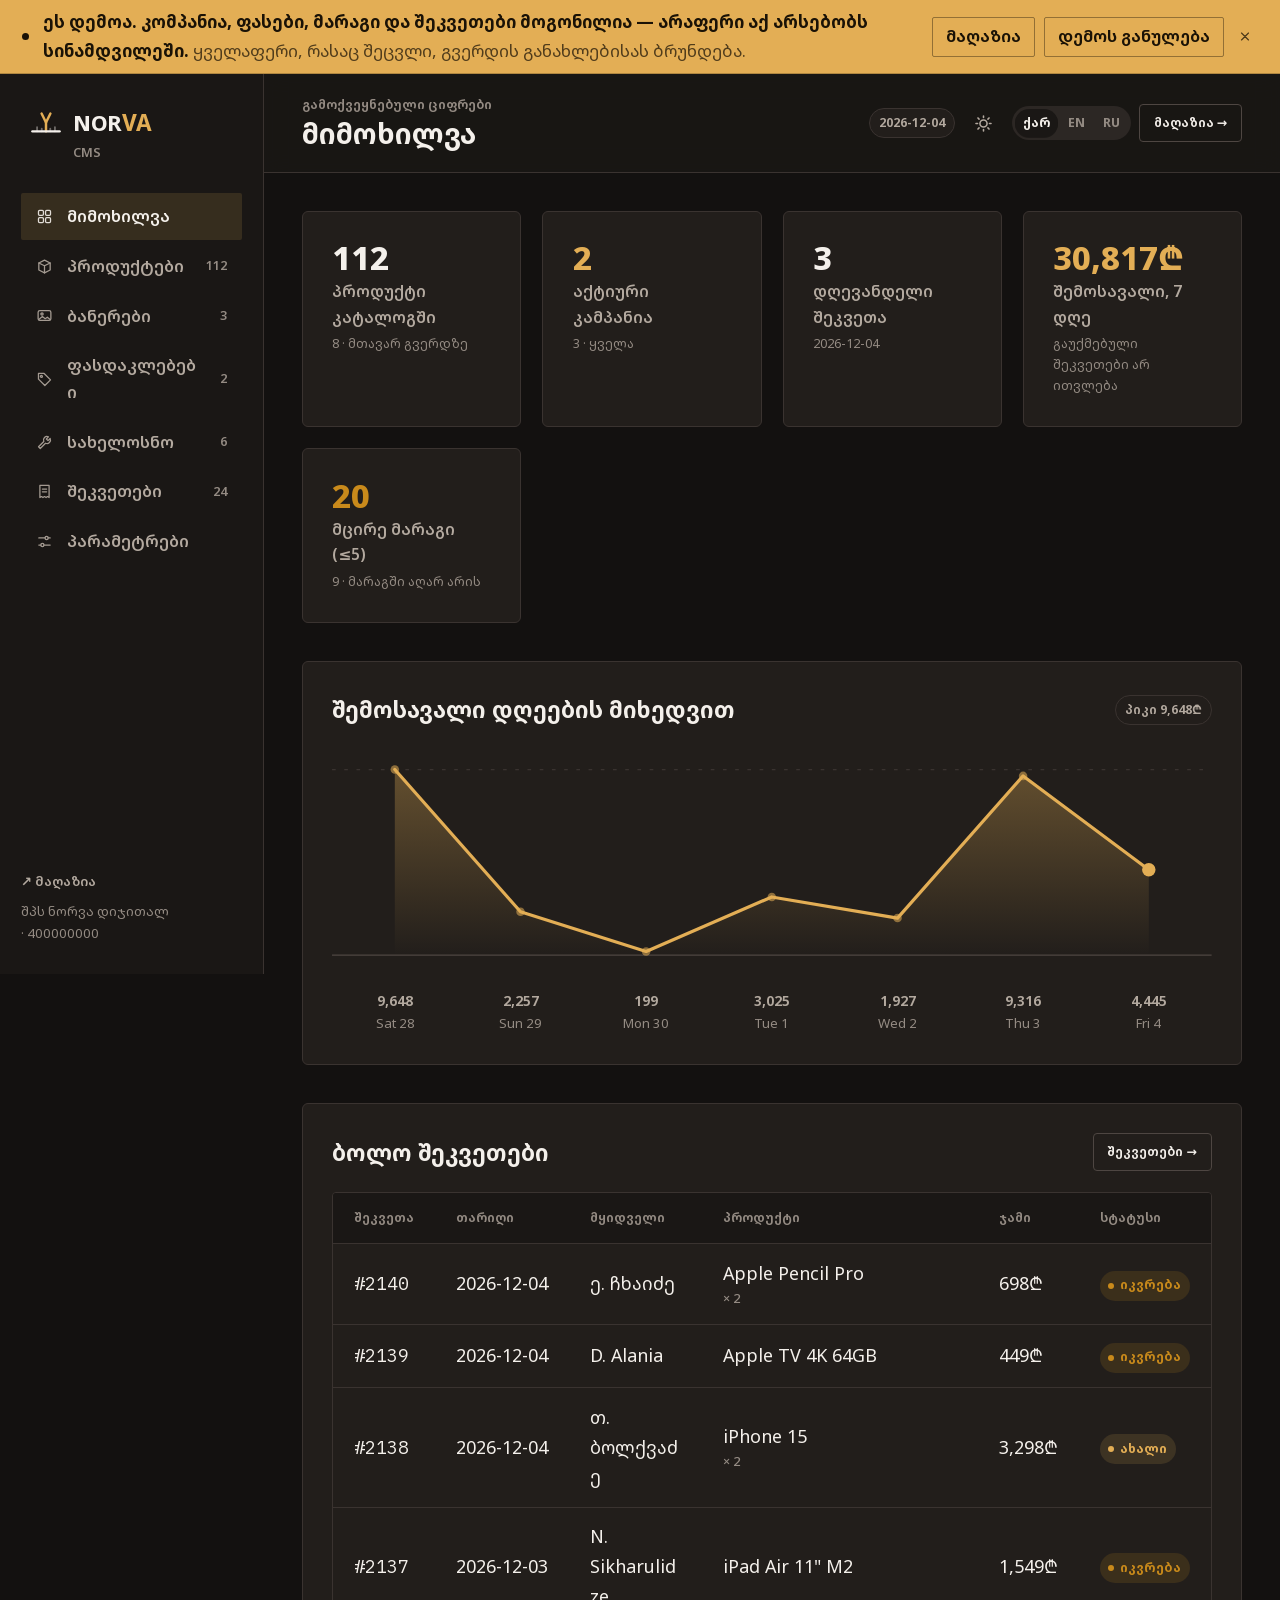
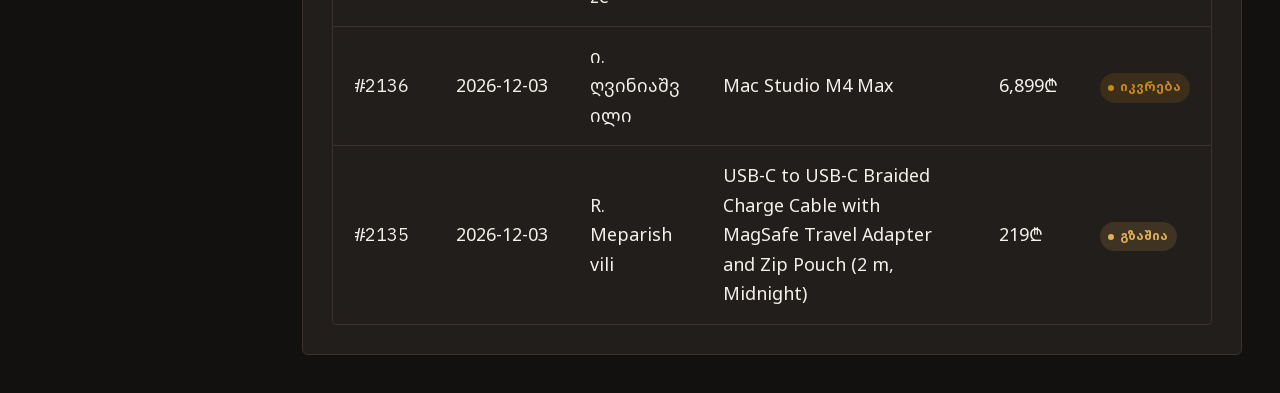
<file: demo/admin.html>
<!doctype html>
<html lang="ka" data-theme="dark">
<head>
<meta charset="utf-8">
<meta name="viewport" content="width=device-width, initial-scale=1, viewport-fit=cover">
<title>NORVA — CMS</title>
<meta name="description" content="NORVA CMS — კატალოგი, ბანერები, ფასდაკლებები, სერვისი, შეკვეთები და პარამეტრები.">
<meta name="theme-color" content="#04070C">
<meta name="robots" content="noindex">
<link rel="icon" href="data:image/svg+xml,%3Csvg xmlns='http://www.w3.org/2000/svg' viewBox='0 0 32 32'%3E%3Crect width='32' height='32' rx='8' fill='%2304070C'/%3E%3Cg fill='none' stroke='%232FD6B4' stroke-linecap='round' stroke-linejoin='round'%3E%3Cpath d='M11.5 9.5 16 17l4.5-7.5' stroke-width='2.6'/%3E%3Cpath d='M16 17v6.5' stroke-width='2.6'/%3E%3Cpath d='M6.5 23.5h19' stroke-width='2.4' opacity='.55'/%3E%3C/g%3E%3C/svg%3E">
<link rel="stylesheet" href="css/fonts.css">
<link rel="stylesheet" href="css/tokens.css">
<link rel="stylesheet" href="css/app.css">

<style>
/* ==========================================================================
   NORVA — admin chrome
   Admin-only CSS. Every value comes from tokens.css; nothing is redefined
   here that the storefront already owns (buttons, chips, badges, cards,
   toasts and the product card itself are reused from app.css verbatim, so
   the live previews in this panel are the real components).

   Georgian rules apply here exactly as they do on the storefront:
   no text-transform, no negative tracking and no italics on :lang(ka).
   ========================================================================== */

/* ------------------------------------------------------------------ shell */
/* demo.js prepends its banner straight into <body>, and .demo-bar is in flow,
   so on this two-column grid it would otherwise be dealt into the 264px
   sidebar column. Give it the whole first row instead. */
body.adm > .demo-bar { grid-column: 1 / -1; }

body.adm {
  display: grid;
  grid-template-columns: 264px minmax(0, 1fr);
  min-height: 100dvh;
}

.adm-side {
  position: sticky;
  top: 0;
  align-self: start;
  height: 100dvh;
  display: flex;
  flex-direction: column;
  gap: var(--sp-5);
  padding: var(--sp-5) var(--sp-4);
  background: var(--bg-raised);
  border-right: 1px solid var(--line);
}

.adm-brand { display: flex; flex-direction: column; gap: var(--sp-2); padding-inline: var(--sp-2); }
.adm-brand__tag {
  font-size: var(--step--2);
  color: var(--text-3);
  font-weight: 600;
  padding-left: calc(34px + 0.6rem);
  margin-top: -0.4rem;
}

.adm-nav { display: flex; flex-direction: column; gap: 2px; flex: 1; overflow-y: auto; }
.adm-nav a {
  position: relative;
  display: flex;
  align-items: center;
  gap: var(--sp-3);
  padding: 0.62rem var(--sp-3);
  border-radius: var(--r-1);
  color: var(--text-2);
  font-size: var(--step--1);
  font-weight: 600;
  transition: color var(--t-base) var(--e-quiet), background-color var(--t-base) var(--e-quiet);
}
.adm-nav a:hover { color: var(--text); background: var(--surface-2); }
.adm-nav a[aria-current='page'] { color: var(--text); background: var(--accent-soft); }
.adm-nav a[aria-current='page']::before {
  content: '';
  position: absolute;
  left: 0; top: 50%;
  translate: -6px -50%;
  width: 3px; height: 18px;
  border-radius: 2px;
  background: var(--accent);
}
.adm-nav svg { width: 17px; height: 17px; flex: none; opacity: 0.9; }
.adm-nav .adm-nav__n {
  margin-left: auto;
  font-size: var(--step--2);
  font-variant-numeric: tabular-nums;
  color: var(--text-3);
}

.adm-side__foot { display: grid; gap: var(--sp-2); font-size: var(--step--2); color: var(--text-3); }
.adm-side__foot a { color: var(--text-2); font-weight: 600; }
.adm-side__foot a:hover { color: var(--accent); }

/* -------------------------------------------------------------------- top */
.adm-top {
  position: sticky;
  top: 0;
  z-index: var(--z-nav);
  display: flex;
  flex-wrap: wrap;
  align-items: center;
  justify-content: space-between;
  gap: var(--sp-4);
  padding: var(--sp-4) var(--sp-6);
  background: var(--glass);
  -webkit-backdrop-filter: blur(14px) saturate(150%);
  backdrop-filter: blur(14px) saturate(150%);
  border-bottom: 1px solid var(--line);
}
.adm-title { font-size: var(--step-2); font-weight: 780; letter-spacing: -0.026em; line-height: 1.1; }
:lang(ka) .adm-title { letter-spacing: 0; line-height: 1.24; font-weight: 700; }
.adm-tools { display: flex; align-items: center; gap: var(--sp-2); flex-wrap: wrap; }

.a-eyebrow { font-size: var(--step--2); font-weight: 650; color: var(--text-3); }
:lang(en) .a-eyebrow, :lang(ru) .a-eyebrow { text-transform: uppercase; letter-spacing: 0.09em; }
:lang(ka) .a-eyebrow { text-transform: none; letter-spacing: 0; }

.adm-body { padding: var(--sp-6); display: grid; gap: var(--sp-6); align-content: start; }

/* ------------------------------------------------------------------ cards */
.a-card {
  background: var(--surface);
  border: 1px solid var(--line);
  border-radius: var(--r-3);
  padding: var(--sp-5);
}
.a-card__head {
  display: flex; align-items: center; justify-content: space-between;
  gap: var(--sp-4); flex-wrap: wrap;
  margin-bottom: var(--sp-4);
}
.a-card__title { font-size: var(--step-1); font-weight: 750; letter-spacing: -0.02em; }
:lang(ka) .a-card__title { letter-spacing: 0; font-weight: 700; }

/* ------------------------------------------------------------- stat tiles */
.a-stats { display: grid; gap: var(--sp-4); grid-template-columns: repeat(auto-fit, minmax(min(100%, 190px), 1fr)); }
.a-stat {
  background: var(--surface);
  border: 1px solid var(--line);
  border-radius: var(--r-3);
  padding: var(--sp-5);
  display: grid;
  gap: 4px;
  align-content: start;
}
.a-stat b {
  font-size: var(--step-3);
  font-weight: 800;
  letter-spacing: -0.03em;
  line-height: 1.05;
  font-variant-numeric: tabular-nums lining-nums;
  /* "13,013₾" must not break before the ₾ — a figure split across two lines
     reads as a different number. Shrink the type instead if the tile is tight. */
  white-space: nowrap;
  font-size: clamp(1.4rem, 1.1rem + 1.1vw, var(--step-3));
}
:lang(ka) .a-stat b { letter-spacing: 0; }
.a-stat span { font-size: var(--step--1); color: var(--text-2); font-weight: 600; }
.a-stat small { font-size: var(--step--2); color: var(--text-3); }
.a-stat--accent b { color: var(--accent); }
.a-stat--warn b { color: var(--warn); }

/* -------------------------------------------------------------- sparkline */
.a-spark { display: grid; gap: var(--sp-2); }
.a-spark svg { width: 100%; height: auto; display: block; overflow: visible; }
.a-spark__labels {
  display: grid;
  grid-template-columns: repeat(7, 1fr);
  text-align: center;
  font-size: var(--step--2);
  color: var(--text-3);
}
.a-spark__labels b { display: block; color: var(--text-2); font-weight: 650; font-variant-numeric: tabular-nums; }

/* The sparkline paints entirely through these classes — without them the
   gradient stops resolve to black and the trend line disappears. */
.spark-a0 { stop-color: var(--accent); stop-opacity: .34; }
.spark-a1 { stop-color: var(--accent); stop-opacity: 0; }
.spark-line { stroke: var(--accent); }
.spark-grid { stroke: var(--line); }
.spark-base { stroke: var(--line-strong); }
.spark-dot  { fill: var(--accent); }

/* ------------------------------------------------------------------ table */
.a-tablewrap { overflow-x: auto; border-radius: var(--r-2); border: 1px solid var(--line); }
.a-table { width: 100%; border-collapse: collapse; font-size: var(--step--1); }
.a-table th {
  text-align: left;
  font-size: var(--step--2);
  font-weight: 650;
  color: var(--text-3);
  padding: var(--sp-3) var(--sp-4);
  background: var(--bg-raised);
  border-bottom: 1px solid var(--line);
  white-space: nowrap;
}
:lang(en) .a-table th, :lang(ru) .a-table th { text-transform: uppercase; letter-spacing: 0.08em; }
.a-table td { padding: var(--sp-3) var(--sp-4); border-bottom: 1px solid var(--line); vertical-align: middle; }
.a-table tbody tr:last-child td { border-bottom: 0; }
.a-table tbody tr { transition: background-color var(--t-fast) var(--e-quiet); }
.a-table tbody tr[data-open]:hover { background: var(--surface-2); cursor: pointer; }
/* Money must never wrap mid-figure — "3,199₾" breaking to "3,19 / 9₾" reads
   as a different number at a glance. */
.a-table .num, .a-table .mono { font-variant-numeric: tabular-nums lining-nums; white-space: nowrap; }

.a-thumb {
  width: 54px; height: 46px;
  display: grid; place-items: center;
  background: var(--surface-2);
  border-radius: var(--r-1);
  overflow: hidden;
}
.a-thumb svg { height: 36px; width: auto; }

.a-rowbtn {
  display: block;
  background: none; border: 0; padding: 0;
  text-align: left;
  font: inherit;
  font-weight: 650;
  color: var(--text);
  cursor: pointer;
}
.a-rowbtn:hover { color: var(--accent); }
.a-sub { display: block; font-size: var(--step--2); color: var(--text-3); font-weight: 500; }

/* --------------------------------------------------------------- controls */
.a-switch {
  position: relative;
  width: 42px; height: 24px;
  flex: none;
  border-radius: var(--r-pill);
  border: 1px solid var(--line-strong);
  background: var(--surface-2);
  cursor: pointer;
  transition: background-color var(--t-base) var(--e-quiet), border-color var(--t-base) var(--e-quiet);
}
.a-switch::after {
  content: '';
  position: absolute;
  top: 2px; left: 2px;
  width: 18px; height: 18px;
  border-radius: 50%;
  background: var(--text-3);
  transition: translate var(--t-base) var(--e-swift), background-color var(--t-base) var(--e-quiet);
}
.a-switch[aria-pressed='true'] { background: var(--accent); border-color: var(--accent); }
.a-switch[aria-pressed='true']::after { translate: 18px 0; background: var(--accent-ink); }

.a-in {
  width: 100%;
  padding: 0.58em 0.75em;
  border-radius: var(--r-1);
  border: 1px solid var(--line);
  background: var(--surface-2);
  color: var(--text);
  font-size: var(--step--1);
  transition: border-color var(--t-base) var(--e-quiet);
}
.a-in:hover { border-color: var(--line-strong); }
.a-in:focus { border-color: var(--accent); outline: none; }
.a-in:focus-visible { outline: 2px solid var(--accent); outline-offset: 2px; }
.a-in[aria-invalid='true'] { border-color: var(--danger); }
textarea.a-in { resize: vertical; min-height: 3.4em; line-height: 1.5; }
select.a-in { cursor: pointer; }
input.a-in[type='color'] { padding: 3px; height: 2.4em; cursor: pointer; }
input.a-in[type='date'] { font-variant-numeric: tabular-nums; }

.a-field { display: grid; gap: 5px; align-content: start; }
.a-field > label { font-size: var(--step--2); font-weight: 650; color: var(--text-2); }
.a-hint { font-size: var(--step--2); color: var(--text-3); }
.a-err { font-size: var(--step--2); color: var(--danger); font-weight: 650; }
.a-err:empty { display: none; }
.a-warn { font-size: var(--step--2); color: var(--warn); font-weight: 650; }
.a-warn:empty { display: none; }

.a-row { display: grid; gap: var(--sp-3); grid-template-columns: repeat(auto-fit, minmax(min(100%, 150px), 1fr)); }
.a-row--2 { grid-template-columns: repeat(auto-fit, minmax(min(100%, 210px), 1fr)); }
.a-tri { display: grid; gap: var(--sp-3); grid-template-columns: 1fr; }
@media (min-width: 52rem) { .a-tri { grid-template-columns: repeat(3, minmax(0, 1fr)); } }

.a-group { display: grid; gap: var(--sp-4); padding-block: var(--sp-5); border-top: 1px solid var(--line); }
.a-group:first-child { border-top: 0; padding-top: 0; }
.a-group__title { font-size: var(--step--1); font-weight: 700; color: var(--text); }
.a-group__title span { font-weight: 500; color: var(--text-3); }

.a-check { display: flex; align-items: center; gap: var(--sp-3); }
.a-check label { font-size: var(--step--1); font-weight: 650; color: var(--text-2); cursor: pointer; }

/* -------------------------------------------------------------- repeaters */
.a-rep { display: grid; gap: var(--sp-2); }
.a-rep__row {
  display: grid;
  gap: var(--sp-2);
  align-items: end;
  padding: var(--sp-3);
  border: 1px solid var(--line);
  border-radius: var(--r-2);
  background: var(--bg-raised);
  grid-template-columns: repeat(auto-fit, minmax(min(100%, 130px), 1fr));
}
.a-rep__row .a-x { justify-self: end; }
.a-x {
  width: 30px; height: 30px;
  display: grid; place-items: center;
  border-radius: var(--r-1);
  border: 1px solid var(--line);
  background: var(--surface);
  color: var(--text-3);
  cursor: pointer;
  flex: none;
  transition: color var(--t-base) var(--e-quiet), border-color var(--t-base) var(--e-quiet);
}
.a-x:hover { color: var(--danger); border-color: var(--danger); }
.a-x svg { width: 14px; height: 14px; }
.a-empty { padding: var(--sp-5); text-align: center; color: var(--text-3); font-size: var(--step--1); }

/* ------------------------------------------------------------- state pips */
.a-state {
  display: inline-flex; align-items: center; gap: 0.45em;
  padding: 0.28em 0.62em;
  border-radius: var(--r-pill);
  font-size: var(--step--2);
  font-weight: 700;
  border: 1px solid transparent;
  white-space: nowrap;
}
.a-state::before { content: ''; width: 6px; height: 6px; border-radius: 50%; background: currentColor; flex: none; }
.a-state--live      { color: var(--ok);      background: color-mix(in oklab, var(--ok) 14%, transparent); }
.a-state--scheduled { color: var(--accent);  background: var(--accent-soft); }
.a-state--expired   { color: var(--text-3);  background: var(--surface-2); }
.a-state--paused    { color: var(--promo);   background: color-mix(in oklab, var(--promo) 15%, transparent); }
.a-state--new       { color: var(--accent);  background: var(--accent-soft); }
.a-state--packing   { color: var(--warn);    background: color-mix(in oklab, var(--warn) 15%, transparent); }
.a-state--shipped   { color: var(--accent);  background: color-mix(in oklab, var(--accent) 15%, transparent); }
.a-state--done      { color: var(--ok);      background: color-mix(in oklab, var(--ok) 14%, transparent); }
.a-state--cancelled { color: var(--danger);  background: color-mix(in oklab, var(--danger) 14%, transparent); }

.a-dot { display: inline-block; width: 8px; height: 8px; border-radius: 50%; flex: none; }
.a-dot--in { background: var(--ok); }
.a-dot--low { background: var(--warn); }
.a-dot--last { background: var(--promo); }
.a-dot--out { background: var(--text-3); }

.a-pill {
  display: inline-flex; align-items: center; gap: 0.4em;
  padding: 0.32em 0.7em;
  border-radius: var(--r-pill);
  border: 1px solid var(--line);
  background: var(--surface);
  font-size: var(--step--2);
  font-weight: 650;
  color: var(--text-2);
  font-variant-numeric: tabular-nums;
}
.a-pill--accent { color: var(--accent); border-color: color-mix(in oklab, var(--accent) 40%, transparent); background: var(--accent-soft); }

.a-toolbar { display: flex; flex-wrap: wrap; gap: var(--sp-3); align-items: end; margin-bottom: var(--sp-4); }
.a-toolbar .a-field { min-width: 180px; }
.a-toolbar__grow { flex: 1 1 220px; }

/* --------------------------------------------------------------- listings */
.a-list { display: grid; gap: var(--sp-3); }
.a-item {
  display: grid;
  gap: var(--sp-4);
  grid-template-columns: minmax(0, 1fr) auto;
  align-items: center;
  padding: var(--sp-4);
  border: 1px solid var(--line);
  border-radius: var(--r-2);
  background: var(--bg-raised);
  transition: border-color var(--t-base) var(--e-quiet);
}
.a-item:hover { border-color: var(--line-strong); }
.a-item__name { font-weight: 700; font-size: var(--step-0); }
.a-item__meta { font-size: var(--step--2); color: var(--text-3); margin-top: 3px; }
.a-item__acts { display: flex; gap: var(--sp-2); align-items: center; flex-wrap: wrap; justify-content: end; }

.a-promos { display: grid; gap: var(--sp-4); grid-template-columns: repeat(auto-fit, minmax(min(100%, 300px), 1fr)); }
.a-promo { display: grid; gap: var(--sp-3); align-content: start; }
.a-kv { display: grid; grid-template-columns: auto 1fr; gap: 4px var(--sp-3); font-size: var(--step--2); }
.a-kv dt { color: var(--text-3); }
.a-kv dd { color: var(--text-2); font-weight: 600; }
.a-example {
  display: flex; align-items: baseline; gap: var(--sp-2); flex-wrap: wrap;
  padding: var(--sp-3);
  border-radius: var(--r-1);
  background: var(--surface-2);
  font-variant-numeric: tabular-nums lining-nums;
}
.a-example s { color: var(--text-3); }
.a-example b { color: var(--accent); font-size: var(--step-1); font-weight: 800; letter-spacing: -0.02em; }

/* ------------------------------------------------------------- slide-over */
dialog.sheet {
  margin: 0 0 0 auto;
  height: 100dvh;
  max-height: 100dvh;
  width: min(1020px, 100vw);
  max-width: 100vw;
  padding: 0;
  border: 0;
  border-left: 1px solid var(--line);
  background: var(--bg-raised);
  color: var(--text);
  translate: 100% 0;
  transition: translate var(--t-slow) var(--e-reveal),
              overlay var(--t-slow) allow-discrete,
              display var(--t-slow) allow-discrete;
}
dialog.sheet[open] { translate: 0 0; }
@starting-style { dialog.sheet[open] { translate: 100% 0; } }

dialog.sheet::backdrop {
  background: rgb(0 0 0 / 0);
  transition: background-color var(--t-slow) var(--e-quiet),
              overlay var(--t-slow) allow-discrete,
              display var(--t-slow) allow-discrete;
}
dialog.sheet[open]::backdrop { background: rgb(0 0 0 / .58); }
@starting-style { dialog.sheet[open]::backdrop { background: rgb(0 0 0 / 0); } }

.sheet__form { display: flex; flex-direction: column; height: 100dvh; }
.sheet__head {
  display: flex; align-items: start; justify-content: space-between; gap: var(--sp-3);
  padding: var(--sp-5);
  border-bottom: 1px solid var(--line);
}
.sheet__title { font-size: var(--step-1); font-weight: 750; letter-spacing: -0.02em; }
:lang(ka) .sheet__title { letter-spacing: 0; font-weight: 700; }
.sheet__body { flex: 1; overflow-y: auto; display: grid; grid-template-columns: minmax(0, 1fr); }
.sheet__body--split { grid-template-columns: minmax(0, 1fr); }
@media (min-width: 62rem) {
  .sheet__body--split { grid-template-columns: minmax(0, 1fr) 320px; }
}
.sheet__fields { padding: var(--sp-5); min-width: 0; }
.sheet__preview {
  padding: var(--sp-5);
  border-top: 1px solid var(--line);
  background: var(--surface);
  display: grid;
  gap: var(--sp-3);
  align-content: start;
}
@media (min-width: 62rem) {
  .sheet__preview { border-top: 0; border-left: 1px solid var(--line); position: sticky; top: 0; align-self: start; }
}
.sheet__preview .card { cursor: default; }
.sheet__preview .card:hover { translate: none; box-shadow: none; border-color: var(--line); }
.sheet__foot {
  display: flex; align-items: center; justify-content: space-between; gap: var(--sp-3);
  flex-wrap: wrap;
  padding: var(--sp-4) var(--sp-5);
  border-top: 1px solid var(--line);
  background: var(--surface);
}
.a-dirty { font-size: var(--step--2); font-weight: 650; color: var(--promo); }

/* hero preview (banners) */
.a-hero {
  position: relative;
  overflow: hidden;
  border-radius: var(--r-3);
  border: 1px solid var(--line);
  padding: var(--sp-6);
  background: var(--surface);
  display: grid;
  gap: var(--sp-3);
  align-content: center;
  min-height: 240px;
}
.a-hero::before {
  content: '';
  position: absolute;
  inset: -40% -20% auto -30%;
  height: 150%;
  background: radial-gradient(closest-side, var(--tone, var(--accent)), transparent 72%);
  opacity: 0.22;
  pointer-events: none;
}
.a-hero > * { position: relative; }
.a-hero h3 { font-size: var(--step-3); font-weight: 800; letter-spacing: -0.028em; line-height: 1.05; }
:lang(ka) .a-hero h3 { letter-spacing: 0; line-height: 1.2; font-weight: 700; }
.a-hero p { color: var(--text-2); max-width: 46ch; font-size: var(--step--1); }

/* preview read-outs */
.a-readout { display: grid; gap: var(--sp-2); font-size: var(--step--2); color: var(--text-3); }
.a-readout div { display: flex; justify-content: space-between; gap: var(--sp-3); }
.a-readout b { color: var(--text-2); font-variant-numeric: tabular-nums lining-nums; }

/* ------------------------------------------------------------- responsive */
@media (max-width: 68rem) {
  body.adm { grid-template-columns: minmax(0, 1fr); }
  .adm-side {
    position: static;
    height: auto;
    flex-direction: row;
    align-items: center;
    gap: var(--sp-4);
    border-right: 0;
    border-bottom: 1px solid var(--line);
    padding: var(--sp-3) var(--sp-4);
    overflow-x: auto;
  }
  .adm-brand { flex: none; }
  .adm-brand__tag { display: none; }
  .adm-nav { flex-direction: row; gap: var(--sp-2); overflow: visible; }
  .adm-nav a { white-space: nowrap; }
  .adm-nav a[aria-current='page']::before { display: none; }
  .adm-nav .adm-nav__n { display: none; }
  .adm-side__foot { display: none; }
  .adm-top { padding: var(--sp-4); }
  .adm-body { padding: var(--sp-4); }
}
</style>
</head>

<body class="adm">

<a class="skip" href="#adminMain">გადადი მთავარ შიგთავსზე</a>

<!-- ── sidebar ──────────────────────────────────────────────────────────── -->
<aside class="adm-side">
  <div class="adm-brand">
    <a class="logo" href="index.html" aria-label="NORVA — მაღაზიაზე გადასვლა">
      <!-- A bench rule under a calibration notch: the mark is a measurement,
           not a picture of anything. Two strokes, both from the theme. -->
      <svg viewBox="0 0 40 40" fill="none" aria-hidden="true">
        <path d="M14.8 10 20 20.5 25.2 10" stroke="var(--accent)" stroke-width="2.9"
              stroke-linecap="round" stroke-linejoin="round"/>
        <path d="M20 20.5V31" stroke="var(--accent)" stroke-width="2.9" stroke-linecap="round"/>
        <path d="M4 31h32" stroke="var(--text)" stroke-width="2.8" stroke-linecap="round"/>
        <path d="M9.5 31v-5M15 31v-3M25 31v-3M30.5 31v-5" stroke="var(--text)"
              stroke-width="2.2" stroke-linecap="round" opacity=".38"/>
      </svg>
      <span class="logo__word">NOR<b>VA</b></span>
    </a>
    <p class="adm-brand__tag">CMS</p>
  </div>

  <nav class="adm-nav" id="admNav" aria-label="CMS"></nav>

  <div class="adm-side__foot">
    <a href="index.html" id="admStorefront">↗ მაღაზია</a>
    <span id="admLegal"></span>
  </div>
</aside>

<!-- ── main column ──────────────────────────────────────────────────────── -->
<div>
  <header class="adm-top">
    <div>
      <p class="a-eyebrow" id="admEyebrow">NORVA CMS</p>
      <h1 class="adm-title" id="admTitle">—</h1>
    </div>

    <div class="adm-tools">
      <span class="a-pill" id="admStamp"></span>

      <button class="icon-btn" id="themeBtn" aria-label="თემის შეცვლა">
        <svg viewBox="0 0 24 24" fill="none" stroke="currentColor" stroke-width="2" stroke-linecap="round" id="themeIcon">
          <circle cx="12" cy="12" r="4.5"/>
          <path d="M12 2.5v2M12 19.5v2M2.5 12h2M19.5 12h2M5 5l1.4 1.4M17.6 17.6 19 19M19 5l-1.4 1.4M6.4 17.6 5 19"/>
        </svg>
      </button>

      <div class="lang" role="group" aria-label="ენა">
        <button data-lang="ka" aria-pressed="true">ქარ</button>
        <button data-lang="en" aria-pressed="false">EN</button>
        <button data-lang="ru" aria-pressed="false">RU</button>
      </div>

      <a class="btn btn--ghost btn--sm" href="index.html" id="admShopBtn">მაღაზია →</a>
    </div>
  </header>

  <main id="adminMain" class="adm-body" tabindex="-1"></main>
</div>

<!-- ── slide-over editor ────────────────────────────────────────────────── -->
<dialog class="sheet" id="sheet" aria-labelledby="sheetTitle"></dialog>

<div class="toast-zone" id="toastZone" aria-live="polite" aria-atomic="false"></div>

<script type="module" src="js/admin.js"></script>
</body>
</html>
</file>
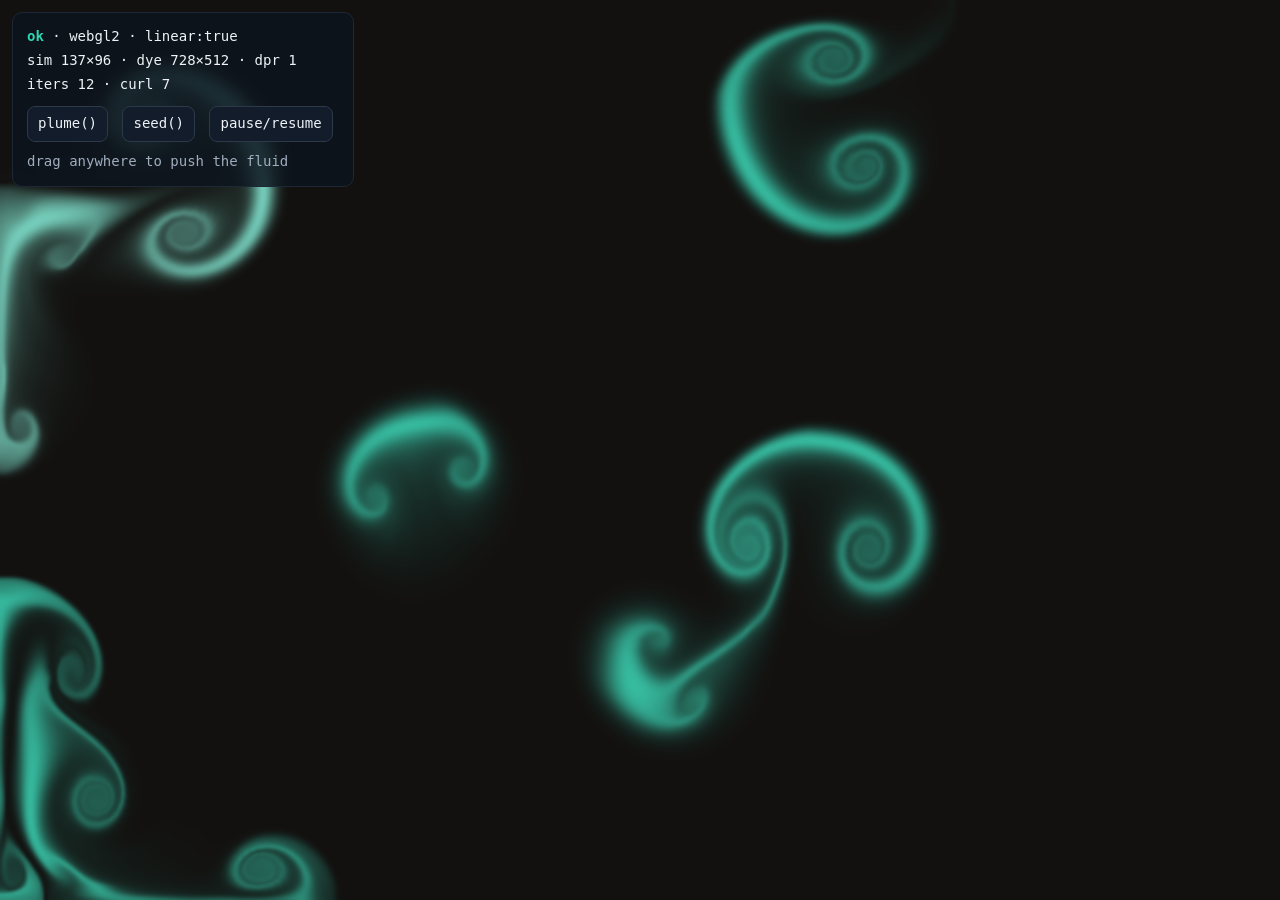
<file: demo/fluid-test.html>
<!doctype html>
<html lang="en">
<head>
<meta charset="utf-8">
<meta name="viewport" content="width=device-width, initial-scale=1">
<title>fluid solver harness</title>
<style>
  html, body { margin: 0; height: 100%; background: #04070C; color: #EEF3F8;
               font: 14px ui-monospace, Menlo, monospace; }
  #c { position: fixed; inset: 0; width: 100%; height: 100%; display: block; }
  #hud { position: fixed; top: 12px; left: 12px; z-index: 2; background: #0d141fcc;
         border: 1px solid #1D2837; border-radius: 10px; padding: 12px 14px; line-height: 1.7;
         backdrop-filter: blur(8px); max-width: 46ch; }
  b { color: #2FD6B4; }
  button { font: inherit; background: #131C2A; color: inherit; border: 1px solid #2B3949;
           border-radius: 8px; padding: 5px 10px; cursor: pointer; margin-right: 6px; }
</style>
</head>
<body>
<canvas id="c"></canvas>
<div id="hud">
  <div id="status">booting…</div>
  <div style="margin-top:10px">
    <button id="bPlume">plume()</button>
    <button id="bSeed">seed()</button>
    <button id="bPause">pause/resume</button>
  </div>
  <div style="margin-top:8px;color:#9FADBF">drag anywhere to push the fluid</div>
</div>

<script type="module">
import { createFluid } from './js/fluid.js';

const canvas = document.getElementById('c');
const status = document.getElementById('status');

const f = createFluid(canvas, { palette: ['#2FD6B4', '#FF9F45', '#7FEFD8'] });
window.__fluid = f;

if (!f.supported) {
  status.innerHTML = `<b style="color:#F0554C">unsupported</b> — ${f.reason}`;
} else {
  f.seed(8);
  const s = f.stats();
  status.innerHTML =
    `<b>ok</b> · webgl${f.isWebGL2 ? '2' : '1'} · linear:${f.supportLinear}<br>` +
    `sim ${s.simW}×${s.simH} · dye ${s.dyeW}×${s.dyeH} · dpr ${s.dpr}<br>` +
    `iters ${f.config.pressureIters} · curl ${f.config.curl}`;

  let px = 0, py = 0, down = false;
  addEventListener('pointerdown', e => { down = true; px = e.clientX; py = e.clientY; });
  addEventListener('pointerup', () => { down = false; });
  addEventListener('pointermove', e => {
    if (!down) return;
    f.pointerAt(e.clientX, e.clientY, e.clientX - px, e.clientY - py);
    px = e.clientX; py = e.clientY;
  });

  document.getElementById('bPlume').onclick = () =>
    f.plume(innerWidth / 2, innerHeight * 0.72, { count: 7, force: 1.2 });
  document.getElementById('bSeed').onclick = () => f.seed(6);
  document.getElementById('bPause').onclick = () => (f.running ? f.pause() : f.resume());

  /* expose a pixel probe so the harness can be checked without eyeballing it */
  window.__probe = () => {
    const gl = canvas.getContext('webgl2') || canvas.getContext('webgl');
    const w = canvas.width, h = canvas.height;
    const px2 = new Uint8Array(4 * w * h);
    gl.readPixels(0, 0, w, h, gl.RGBA, gl.UNSIGNED_BYTE, px2);
    let lit = 0, sumR = 0, sumG = 0, sumB = 0, maxA = 0;
    for (let i = 0; i < px2.length; i += 4) {
      const a = px2[i + 3];
      if (a > 8) { lit++; sumR += px2[i]; sumG += px2[i + 1]; sumB += px2[i + 2]; }
      if (a > maxA) maxA = a;
    }
    return { w, h, litPixels: lit, litFraction: +(lit / (w * h)).toFixed(4), maxAlpha: maxA,
             avg: lit ? [Math.round(sumR / lit), Math.round(sumG / lit), Math.round(sumB / lit)] : null };
  };
}
</script>
</body>
</html>
</file>
<file: demo/css/fonts.css>
/* Self-hosted so the demo makes no request to any third-party host.
   Subsets and unicode-ranges are Google's own; the files are unmodified.
   The lari sign U+20BE lives in latin-ext, so latin-ext must never be dropped. */

@font-face {
  font-family: 'Noto Serif Georgian';
  font-style: normal;
  font-weight: 100 900;
  font-display: swap;
  src: url('../assets/fonts/noto-serif-georgian-georgian-100-900.woff2') format('woff2');
  unicode-range: U+0589, U+10A0-10FF, U+1C90-1CBA, U+1CBD-1CBF, U+205A, U+2D00-2D2F, U+2E31;
}
@font-face {
  font-family: 'Noto Serif Georgian';
  font-style: normal;
  font-weight: 100 900;
  font-display: swap;
  src: url('../assets/fonts/noto-serif-georgian-latin-ext-100-900.woff2') format('woff2');
  unicode-range: U+0100-02BA, U+02BD-02C5, U+02C7-02CC, U+02CE-02D7, U+02DD-02FF, U+0304, U+0308, U+0329, U+1D00-1DBF, U+1E00-1E9F, U+1EF2-1EFF, U+2020, U+20A0-20AB, U+20AD-20C0, U+2113, U+2C60-2C7F, U+A720-A7FF;
}
@font-face {
  font-family: 'Noto Serif Georgian';
  font-style: normal;
  font-weight: 100 900;
  font-display: swap;
  src: url('../assets/fonts/noto-serif-georgian-latin-100-900.woff2') format('woff2');
  unicode-range: U+0000-00FF, U+0131, U+0152-0153, U+02BB-02BC, U+02C6, U+02DA, U+02DC, U+0304, U+0308, U+0329, U+2000-206F, U+20AC, U+2122, U+2191, U+2193, U+2212, U+2215, U+FEFF, U+FFFD;
}
@font-face {
  font-family: 'Noto Serif';
  font-style: normal;
  font-weight: 100 900;
  font-display: swap;
  src: url('../assets/fonts/noto-serif-cyrillic-ext-100-900.woff2') format('woff2');
  unicode-range: U+0460-052F, U+1C80-1C8A, U+20B4, U+2DE0-2DFF, U+A640-A69F, U+FE2E-FE2F;
}
@font-face {
  font-family: 'Noto Serif';
  font-style: normal;
  font-weight: 100 900;
  font-display: swap;
  src: url('../assets/fonts/noto-serif-cyrillic-100-900.woff2') format('woff2');
  unicode-range: U+0301, U+0400-045F, U+0490-0491, U+04B0-04B1, U+2116;
}
@font-face {
  font-family: 'Noto Sans Georgian';
  font-style: normal;
  font-weight: 100 900;
  font-display: swap;
  src: url('../assets/fonts/noto-sans-georgian-cyrillic-ext-100-900.woff2') format('woff2');
  unicode-range: U+0460-052F, U+1C80-1C8A, U+20B4, U+2DE0-2DFF, U+A640-A69F, U+FE2E-FE2F;
}
@font-face {
  font-family: 'Noto Sans Georgian';
  font-style: normal;
  font-weight: 100 900;
  font-display: swap;
  src: url('../assets/fonts/noto-sans-georgian-georgian-100-900.woff2') format('woff2');
  unicode-range: U+0589, U+10A0-10FF, U+1C90-1CBA, U+1CBD-1CBF, U+205A, U+2D00-2D2F, U+2E31;
}
@font-face {
  font-family: 'Noto Sans Georgian';
  font-style: normal;
  font-weight: 100 900;
  font-display: swap;
  src: url('../assets/fonts/noto-sans-georgian-latin-ext-100-900.woff2') format('woff2');
  unicode-range: U+0100-02BA, U+02BD-02C5, U+02C7-02CC, U+02CE-02D7, U+02DD-02FF, U+0304, U+0308, U+0329, U+1D00-1DBF, U+1E00-1E9F, U+1EF2-1EFF, U+2020, U+20A0-20AB, U+20AD-20C0, U+2113, U+2C60-2C7F, U+A720-A7FF;
}
@font-face {
  font-family: 'Noto Sans Georgian';
  font-style: normal;
  font-weight: 100 900;
  font-display: swap;
  src: url('../assets/fonts/noto-sans-georgian-latin-100-900.woff2') format('woff2');
  unicode-range: U+0000-00FF, U+0131, U+0152-0153, U+02BB-02BC, U+02C6, U+02DA, U+02DC, U+0304, U+0308, U+0329, U+2000-206F, U+20AC, U+2122, U+2191, U+2193, U+2212, U+2215, U+FEFF, U+FFFD;
}
@font-face {
  font-family: 'Noto Sans';
  font-style: normal;
  font-weight: 100 900;
  font-display: swap;
  src: url('../assets/fonts/noto-sans-cyrillic-ext-100-900.woff2') format('woff2');
  unicode-range: U+0460-052F, U+1C80-1C8A, U+20B4, U+2DE0-2DFF, U+A640-A69F, U+FE2E-FE2F;
}
@font-face {
  font-family: 'Noto Sans';
  font-style: normal;
  font-weight: 100 900;
  font-display: swap;
  src: url('../assets/fonts/noto-sans-cyrillic-100-900.woff2') format('woff2');
  unicode-range: U+0301, U+0400-045F, U+0490-0491, U+04B0-04B1, U+2116;
}
@font-face {
  font-family: 'IBM Plex Mono';
  font-style: normal;
  font-weight: 400;
  font-display: swap;
  src: url('../assets/fonts/ibm-plex-mono-latin-ext-400.woff2') format('woff2');
  unicode-range: U+0100-02BA, U+02BD-02C5, U+02C7-02CC, U+02CE-02D7, U+02DD-02FF, U+0304, U+0308, U+0329, U+1D00-1DBF, U+1E00-1E9F, U+1EF2-1EFF, U+2020, U+20A0-20AB, U+20AD-20C0, U+2113, U+2C60-2C7F, U+A720-A7FF;
}
@font-face {
  font-family: 'IBM Plex Mono';
  font-style: normal;
  font-weight: 400;
  font-display: swap;
  src: url('../assets/fonts/ibm-plex-mono-latin-400.woff2') format('woff2');
  unicode-range: U+0000-00FF, U+0131, U+0152-0153, U+02BB-02BC, U+02C6, U+02DA, U+02DC, U+0304, U+0308, U+0329, U+2000-206F, U+20AC, U+2122, U+2191, U+2193, U+2212, U+2215, U+FEFF, U+FFFD;
}
@font-face {
  font-family: 'IBM Plex Mono';
  font-style: normal;
  font-weight: 600;
  font-display: swap;
  src: url('../assets/fonts/ibm-plex-mono-latin-ext-600.woff2') format('woff2');
  unicode-range: U+0100-02BA, U+02BD-02C5, U+02C7-02CC, U+02CE-02D7, U+02DD-02FF, U+0304, U+0308, U+0329, U+1D00-1DBF, U+1E00-1E9F, U+1EF2-1EFF, U+2020, U+20A0-20AB, U+20AD-20C0, U+2113, U+2C60-2C7F, U+A720-A7FF;
}
@font-face {
  font-family: 'IBM Plex Mono';
  font-style: normal;
  font-weight: 600;
  font-display: swap;
  src: url('../assets/fonts/ibm-plex-mono-latin-600.woff2') format('woff2');
  unicode-range: U+0000-00FF, U+0131, U+0152-0153, U+02BB-02BC, U+02C6, U+02DA, U+02DC, U+0304, U+0308, U+0329, U+2000-206F, U+20AC, U+2122, U+2191, U+2193, U+2212, U+2215, U+FEFF, U+FFFD;
}
</file>
<file: demo/css/tokens.css>
/* ==========================================================================
   NORVA — design tokens
   One file, one source of truth. Everything downstream reads these variables
   and nothing else.

   Typography here is not decoration — it encodes hard rules about setting
   Mkhedruli (ქართული) next to Latin. Read the :lang(ka) blocks before
   changing anything: Georgian has no uppercase, no italic, and needs both
   more leading and more size than the Latin at the same nominal step.
   ========================================================================== */

/* --------------------------------------------------------------- fonts --- */
/* Self-hosted, see css/fonts.css — the page makes no third-party request.

   A serif display over a sans text face. Noto Serif Georgian and Noto Sans
   Georgian are the two free variable faces that set Mkhedruli and Latin from
   one design with a real heavy weight; Noto Serif and Noto Sans carry the
   Cyrillic, because neither Georgian face ships base Cyrillic. Same Noto
   skeleton either way, so the seam between scripts is invisible.
   The lari sign ₾ (U+20BE) lives in latin-ext — never subset it away. */

:root {
  --font-display: 'Noto Serif Georgian', 'Noto Serif', Georgia, 'Times New Roman',
                  Sylfaen, serif;
  --font-text: 'Noto Sans Georgian', 'Noto Sans', system-ui, -apple-system,
               BlinkMacSystemFont, 'Segoe UI', Sylfaen, 'BPG Arial', 'BPG Glaho', sans-serif;
  --font-mono: 'IBM Plex Mono', ui-monospace, SFMono-Regular, 'SF Mono', Menlo, monospace;

  /* ------------------------------------------------------------ palette --- */
  /* Machined metal under bench light. A warm charcoal ground rather than a
     cool one, brass for everything the shop stands behind, and a cool indigo
     for money-off — so a discount never reads as the same voice as a promise. */

  /* Ground — cast iron and soot */
  --coal:       #131110;   /* page base, dark mode                          */
  --soot:       #1A1715;   /* raised surface                                */
  --iron:       #221E1B;   /* card                                          */
  --steel:      #2C2724;   /* hover / input                                 */
  --seam:       #3A3330;   /* hairline on dark                              */

  /* Signal — brass under a work lamp */
  --brass-100:  #FBEFD6;
  --brass-300:  #F2D49A;
  --brass:      #E3AE55;   /* PRIMARY. CTA, focus, live states.  8.2:1 on card */
  --brass-700:  #8A5A12;   /* light-mode accent — see contrast note below    */
  --brass-900:  #4E3208;

  /* Cold — the discount voice, deliberately not warm */
  --indigo-300: #C4CBF4;
  --indigo:     #8E9BEA;   /* SECONDARY. Sale, promo.            6.3:1 on card */
  --indigo-700: #4A55B8;   /* light-mode promo — see contrast note below     */

  /* Chalk — light mode ground */
  --chalk-50:   #FAF9F7;
  --chalk-100:  #F1EFEA;
  --chalk-200:  #E2DED6;
  --chalk-300:  #CFC9BE;

  /* Ink — text on light */
  --ink:        #17150F;
  --ink-2:      #4B443D;
  --ink-3:      #6C635B;   /* 5.59:1 on --chalk-50 — AA                      */

  /* Status */
  --ok:         #4FA96E;
  --warn:       #C98A1B;
  --danger:     #C9483F;

  /* ------------------------------------------------ semantic (dark = default) */
  --bg:            var(--coal);
  --bg-raised:     var(--soot);
  --surface:       var(--iron);
  --surface-2:     var(--steel);
  --line:          var(--seam);
  --line-strong:   #4E4642;
  --text:          #F4F0EB;   /* 16.6:1 on --bg                             */
  --text-2:        #B3A99F;   /* 7.16:1 on --surface                        */
  --text-3:        #948B83;   /* 4.95:1 on --surface — AA                   */
  --accent:        var(--brass);
  --accent-ink:    #1A1206;   /* text ON accent — 9.2:1                     */
  --accent-soft:   color-mix(in oklab, var(--brass) 14%, transparent);
  --promo:         var(--indigo);
  --promo-ink:     #0B0F2E;   /* 7.15:1 on --promo                          */
  --glass:         color-mix(in oklab, var(--soot) 88%, transparent);

  /* Depth is carried by rules, not by drop shadows: this is a bench-built
     look, so surfaces meet at a hairline instead of floating. What is left
     here is contact shadow only — enough to seat a drawer, never a halo. */
  --shadow-1:      0 1px 0 rgb(0 0 0 / .35);
  --shadow-2:      0 2px 0 rgb(0 0 0 / .30), 0 8px 24px -20px rgb(0 0 0 / .70);
  --shadow-3:      0 3px 0 rgb(0 0 0 / .28), 0 18px 44px -34px rgb(0 0 0 / .80);
  --shadow-accent: 0 2px 0 color-mix(in oklab, var(--brass-900) 70%, transparent);
}

/* ------------------------------------------------------------ light mode --- */
:root[data-theme='light'] {
  --bg:            var(--chalk-50);
  --bg-raised:     #FFFFFF;
  --surface:       #FFFFFF;
  --surface-2:     var(--chalk-100);
  --line:          var(--chalk-200);
  --line-strong:   var(--chalk-300);
  --text:          var(--ink);
  --text-2:        var(--ink-2);
  --text-3:        var(--ink-3);
  /* Light mode needs its own accent: --brass #E3AE55 sits beautifully on coal
     and is unreadable on chalk (1.8:1). Measured on --chalk-50 #FAF9F7:
     --brass-700 #8A5A12 is 5.62:1 as text and 5.91:1 with white on it;
     --indigo-700 #4A55B8 is 6.08:1 and 6.40:1. Both clear the 4.5:1 AA floor
     with room, in both directions. Re-measure if either value moves. */
  --accent:        var(--brass-700);     /* 5.62:1 on --chalk-50 — AA         */
  --accent-ink:    #FFFFFF;              /* 5.91:1 on --accent — AA           */
  --accent-soft:   color-mix(in oklab, var(--brass-700) 12%, transparent);
  --promo:         var(--indigo-700);    /* 6.08:1 on --chalk-50 — AA         */
  --promo-ink:     #FFFFFF;              /* 6.40:1 on --promo — AA            */
  --glass:         color-mix(in oklab, #FFFFFF 90%, transparent);
  --shadow-1:      0 1px 0 rgb(23 21 15 / .10);
  --shadow-2:      0 2px 0 rgb(23 21 15 / .08), 0 8px 24px -22px rgb(23 21 15 / .30);
  --shadow-3:      0 3px 0 rgb(23 21 15 / .07), 0 18px 44px -36px rgb(23 21 15 / .35);
  --shadow-accent: 0 2px 0 color-mix(in oklab, var(--brass-700) 40%, transparent);
}

/* ------------------------------------------------------------- type scale --- */
/* Fluid, clamped, 320px → 1600px. A tighter ratio than a display-led scale
   would use, because the serif is doing the shouting. Georgian gets its own
   overrides below. */
:root {
  --step--2: clamp(0.70rem, 0.68rem + 0.09vw, 0.76rem);
  --step--1: clamp(0.84rem, 0.81rem + 0.15vw, 0.93rem);
  --step-0:  clamp(1rem,    0.97rem + 0.17vw, 1.10rem);
  --step-1:  clamp(1.18rem, 1.12rem + 0.30vw, 1.36rem);
  --step-2:  clamp(1.39rem, 1.29rem + 0.50vw, 1.69rem);
  --step-3:  clamp(1.64rem, 1.48rem + 0.79vw, 2.11rem);
  --step-4:  clamp(1.94rem, 1.70rem + 1.20vw, 2.66rem);
  --step-5:  clamp(2.29rem, 1.93rem + 1.78vw, 3.35rem);
  --step-6:  clamp(2.70rem, 2.19rem + 2.57vw, 4.24rem);
  --step-7:  clamp(3.19rem, 2.45rem + 3.68vw, 5.39rem);

  /* ------------------------------------------------------------- spacing --- */
  /* A denser step than the old scale: the shop is a workbench, not a gallery. */
  --sp-1: 0.25rem;  --sp-2: 0.5rem;   --sp-3: 0.875rem; --sp-4: 1.25rem;
  --sp-5: 1.75rem;  --sp-6: 2.25rem;  --sp-7: 3.25rem;  --sp-8: 4.5rem;
  --sp-9: 6.5rem;   --sp-10: 9rem;    --sp-11: 13rem;

  --gutter: clamp(1rem, 3.4vw, 3rem);
  --measure: 62ch;
  --page: 82rem;

  /* -------------------------------------------------------------- radii --- */
  /* Machined, not moulded. Corners are broken, not rounded. */
  --r-1: 2px;  --r-2: 4px;  --r-3: 6px;  --r-4: 10px;  --r-5: 14px;
  --r-pill: 999px;

  /* ------------------------------------------------------------- motion --- */
  /* Curves are named for their job. If unsure, --e-quiet at 180ms. */
  --e-quiet:     cubic-bezier(0.40, 0.00, 0.20, 1.00); /* default state change */
  --e-reveal:    cubic-bezier(0.16, 1.00, 0.30, 1.00); /* entrances 500–900ms  */
  --e-swift:     cubic-bezier(0.22, 1.00, 0.36, 1.00); /* on-screen response   */
  --e-exit:      cubic-bezier(0.55, 0.00, 1.00, 0.45); /* departures, ~40% off */
  --e-pop:       cubic-bezier(0.34, 1.56, 0.64, 1.00); /* confirmations only   */
  --e-cinematic: cubic-bezier(0.83, 0.00, 0.17, 1.00); /* viewport-scale moves */
  /* Gravity. Every other curve here decelerates, which reads as floating into
     place; an impact needs terminal velocity AT contact, so this one is ease-IN.
     Terminal slope ~2.55, between quadratic (real gravity) and cubic. */
  --e-fall:      cubic-bezier(0.33, 0.00, 0.66, 0.15);

  --t-fast: 140ms;
  --t-base: 220ms;
  --t-slow: 480ms;
  --t-reveal: 760ms;

  --nav-h: 56px;
  --rail-h: 44px;
  --z-nav: 100;  --z-drawer: 200;  --z-toast: 300;

  /* Card fall. 160px/380ms gives a terminal speed of ~18px per frame at 60fps —
     fast enough to read as speed, slow enough not to strobe. */
  --fall-dist: 160px;
  --fall-dur: 380ms;
  --fall-delay: 0ms;
}

/* A truer spring where the browser supports linear() — degrades to the bezier. */
@supports (transition-timing-function: linear(0, 1)) {
  :root {
    --e-pop: linear(0, 0.402 7.4%, 0.842 15.3%, 1.183 24.2%, 1.226, 1.168 34.3%,
                    1.056 42.4%, 0.994 48.5%, 1.001 63.6%, 1.006 79.8%, 1);
  }
}

/* ==========================================================================
   Script-aware typography
   These blocks are the difference between a site that looks Georgian-native
   and one that looks machine-translated.
   ========================================================================== */

/* Georgian: no uppercase exists, so casing utilities must be neutralised.
   Mkhedruli's body height sits between Latin x-height and cap-height, so at an
   identical font-size it reads smaller and lighter — bump it ~5%. Its tall
   ascenders (ბ ზ ფ ჰ ლ) and deep descenders (გ ყ ც ძ ჭ ჯ ღ) collide at Latin
   leading, so it needs more line-height. Negative tracking closes the round
   counters of ო ფ ღ ძ and turns words to mush — never apply it. */
:lang(ka) {
  font-size: 1.05em;
  line-height: 1.65;
  letter-spacing: 0;
  hyphens: none;
  overflow-wrap: anywhere;
  text-wrap: pretty;
  font-variant-caps: normal;
}

/* Georgian has no italic tradition and Noto ships none — the browser would
   synthesise a sheared Mkhedruli that natives read as broken. Use weight. */
:lang(ka) em,
:lang(ka) i {
  font-style: normal;
  font-weight: 600;
}

/* Eyebrows / labels: letterspaced caps in Latin and Cyrillic, plain in Georgian. */
.eyebrow {
  font-family: var(--font-mono);
  font-size: var(--step--2);
  font-weight: 400;
  color: var(--text-3);
}
:lang(en) .eyebrow,
:lang(ru) .eyebrow {
  text-transform: uppercase;
  letter-spacing: 0.14em;
}
:lang(ka) .eyebrow {
  font-family: var(--font-text);
  font-size: var(--step--1);
  text-transform: none;
  letter-spacing: 0;
  font-weight: 600;
}

/* Display type. Latin can take tight tracking and 1.05 leading; Georgian cannot. */
.display {
  font-family: var(--font-display);
  font-weight: 620;
  line-height: 1.06;
  letter-spacing: -0.014em;
  text-wrap: balance;
}
:lang(ka) .display {
  font-weight: 600;
  line-height: 1.2;
  letter-spacing: 0;
  text-wrap: pretty;
}

/* Money and spec tables must never reflow as digits change. Mkhedruli has no
   digits of its own — Georgian uses Western Arabic numerals, so the price and
   the label are rendered by the same face and there is no mid-string jump. */
.num,
.price,
.spec-value {
  font-variant-numeric: tabular-nums lining-nums;
  font-feature-settings: 'tnum' 1, 'lnum' 1;
}

/* ------------------------------------------------------------------ reset --- */
*, *::before, *::after { box-sizing: border-box; }

html {
  -webkit-text-size-adjust: 100%;
  /* `clip`, not `hidden`. Decorative layers here deliberately bleed past their
     container (scrims, aurora, plume glow) and must never produce a horizontal
     scrollbar. `hidden` would also work visually but creates a scroll container,
     which breaks `position: sticky` on the nav; `clip` does not. */
  overflow-x: clip;
  /* Never `scroll-behavior: smooth` globally — it desynchronises the scrollbar,
     breaks PageDown/Home/End and corrupts scroll-timeline accuracy. Opt in
     per-anchor instead. */
}

body {
  margin: 0;
  background: var(--bg);
  color: var(--text);
  font-family: var(--font-text);
  font-size: var(--step-0);
  line-height: 1.55;
  font-synthesis-weight: none;
  -webkit-font-smoothing: antialiased;
  text-rendering: optimizeLegibility;
}

h1, h2, h3, h4, h5, h6, p, figure, blockquote, dl, dd { margin: 0; }
ul[class], ol[class] { list-style: none; margin: 0; padding: 0; }
img, svg, video { display: block; max-width: 100%; }
button, input, select, textarea { font: inherit; color: inherit; }
a { color: inherit; text-decoration: none; }

:focus-visible {
  outline: 2px solid var(--accent);
  outline-offset: 2px;
  border-radius: var(--r-1);
}

::selection { background: var(--accent); color: var(--accent-ink); }

/* ---------------------------------------------------------- reduced motion --- */
/* Deliberately NOT the blanket `* { animation: none !important }` rule — that
   looks responsible and is a bug: any reveal whose resting state is opacity:0
   becomes permanently invisible. Instead, resting states are authored visible
   and only the ambient/decorative motion is switched off, per component. */
@media (prefers-reduced-motion: reduce) {
  :root {
    --t-fast: 1ms; --t-base: 1ms; --t-slow: 1ms; --t-reveal: 1ms;
  }
  .ambient,
  .marquee__track,
  .aurora {
    animation: none !important;
  }
  [data-reveal] {
    opacity: 1 !important;
    transform: none !important;
    clip-path: none !important;
  }
}
</file>
<file: demo/css/app.css>
/* ==========================================================================
   NORVA — storefront components
   Depends only on tokens.css. No framework, no CDN, no build step.
   ========================================================================== */

/* ------------------------------------------------------------- primitives --- */

.wrap {
  width: min(100% - var(--gutter) * 2, var(--page));
  margin-inline: auto;
}
.wrap--wide { width: min(100% - var(--gutter), 108rem); }

.stack > * + * { margin-top: var(--flow, var(--sp-4)); }

.section {
  padding-block: clamp(var(--sp-8), 9vw, var(--sp-10));
}

.section__head {
  display: flex;
  flex-wrap: wrap;
  align-items: end;
  justify-content: space-between;
  gap: var(--sp-4);
  margin-bottom: var(--sp-6);
}

.section__title {
  font-size: var(--step-3);
  font-weight: 750;
  letter-spacing: -0.024em;
  line-height: 1.1;
}
:lang(ka) .section__title { letter-spacing: 0; line-height: 1.25; font-weight: 700; }

.section__sub {
  color: var(--text-2);
  max-width: 46ch;
  font-size: var(--step-0);
}

.skip {
  position: absolute;
  left: var(--sp-4);
  top: -100px;
  z-index: 999;
  background: var(--accent);
  color: var(--accent-ink);
  padding: var(--sp-3) var(--sp-5);
  border-radius: var(--r-2);
  font-weight: 650;
  transition: top var(--t-base) var(--e-swift);
}
.skip:focus { top: var(--sp-4); }

.sr {
  position: absolute; width: 1px; height: 1px; padding: 0; margin: -1px;
  overflow: hidden; clip-path: inset(50%); white-space: nowrap;
}

/* ---------------------------------------------------------------- buttons --- */

.btn {
  --btn-bg: var(--surface-2);
  --btn-fg: var(--text);
  display: inline-flex;
  align-items: center;
  justify-content: center;
  gap: var(--sp-2);
  padding: 0.8em 1.4em;
  border: 1px solid transparent;
  border-radius: var(--r-2);
  background: var(--btn-bg);
  color: var(--btn-fg);
  font-weight: 650;
  font-size: var(--step--1);
  cursor: pointer;
  white-space: nowrap;
  position: relative;
  isolation: isolate;
  /* Named properties only — `transition: all` animates layout props you never
     intended and thrashes on content reflow. */
  transition: background-color var(--t-base) var(--e-quiet),
              color var(--t-base) var(--e-quiet),
              border-color var(--t-base) var(--e-quiet),
              box-shadow var(--t-base) var(--e-quiet),
              translate var(--t-base) var(--e-swift),
              scale var(--t-fast) var(--e-swift);
}
/* No hover lift. Controls in this design are seated on the surface, not
   floating above it — the state change is the rule and the fill, not altitude. */
.btn:hover { border-color: var(--line-strong); }
.btn:active { translate: 0 1px; transition-duration: 60ms; }

.btn--primary {
  --btn-bg: var(--accent);
  --btn-fg: var(--accent-ink);
  box-shadow: var(--shadow-accent);
}
.btn--primary:hover {
  --btn-bg: color-mix(in oklab, var(--accent) 88%, #FFFFFF);
  border-color: transparent;
}

.btn--ghost {
  --btn-bg: transparent;
  border-color: var(--line-strong);
}
.btn--ghost:hover { --btn-bg: var(--surface-2); border-color: var(--accent); }

.btn--promo { --btn-bg: var(--promo); --btn-fg: var(--promo-ink); }

.btn--lg { padding: 0.95em 1.8em; font-size: var(--step-0); }
.btn--sm { padding: 0.6em 1.1em; font-size: var(--step--2); }
.btn--block { width: 100%; }

.btn[disabled] { opacity: 0.45; cursor: not-allowed; translate: none; }

/* Magnetic pull — additive, fine pointers only. */
@media (hover: hover) and (pointer: fine) {
  .btn--magnetic {
    translate: calc(var(--dx, 0) * 0.22px) calc(var(--dy, 0) * 0.22px);
    transition: translate var(--t-slow) var(--e-swift);
  }
  .btn--magnetic:hover { transition-duration: 90ms; }
}

/* ------------------------------------------------------------------ chips --- */

.chip {
  display: inline-flex;
  align-items: center;
  gap: var(--sp-2);
  padding: 0.4em 0.85em;
  border-radius: var(--r-1);
  border: 1px solid var(--line);
  background: var(--surface);
  color: var(--text-2);
  font-size: var(--step--1);
  font-weight: 600;
  cursor: pointer;
  transition: color var(--t-base) var(--e-quiet),
              border-color var(--t-base) var(--e-quiet),
              background-color var(--t-base) var(--e-quiet);
}
.chip:hover { color: var(--text); border-color: var(--line-strong); }
.chip[aria-pressed='true'],
.chip.is-on {
  background: var(--accent);
  border-color: var(--accent);
  color: var(--accent-ink);
}

.badge {
  display: inline-flex;
  align-items: center;
  gap: 0.35em;
  padding: 0.3em 0.65em;
  border-radius: var(--r-1);
  font-size: var(--step--2);
  font-weight: 700;
  letter-spacing: 0.01em;
  /* Not line-height:1 — Mkhedruli's ascenders (ხ ლ) and descenders (ყ ც ჯ)
     sit outside the em box and get cropped by the pill at a ratio of 1. */
  line-height: 1.2;
}
:lang(ka) .badge { letter-spacing: 0; }
.badge--new    { background: var(--accent-soft); color: var(--accent); }
.badge--sale   { background: var(--promo); color: var(--promo-ink); }
.badge--refurb { background: var(--surface-2); color: var(--text-2); border: 1px solid var(--line-strong); }
.badge--best   { background: color-mix(in oklab, var(--promo) 18%, transparent); color: var(--promo); }

/* -------------------------------------------------------------- announce --- */

.marquee {
  overflow: hidden;
  border-bottom: 1px solid var(--line);
  background: var(--bg-raised);
  -webkit-mask-image: linear-gradient(90deg, transparent, #000 6%, #000 94%, transparent);
          mask-image: linear-gradient(90deg, transparent, #000 6%, #000 94%, transparent);
}
.marquee__track {
  display: flex;
  width: max-content;
  gap: var(--sp-7);
  padding-block: 0.7rem;
  animation: slide 42s linear infinite;
}
.marquee:hover .marquee__track,
.marquee.is-paused .marquee__track { animation-play-state: paused; }

@keyframes slide { to { transform: translate3d(-50%, 0, 0); } }

.marquee__item {
  display: inline-flex;
  align-items: center;
  gap: var(--sp-2);
  font-size: var(--step--2);
  color: var(--text-2);
  white-space: nowrap;
}
.marquee__item b { color: var(--text); font-weight: 650; }
.marquee__dot { width: 4px; height: 4px; border-radius: 50%; background: var(--accent); }

.marquee__pause {
  position: absolute; right: var(--gutter); top: 0.35rem;
  background: none; border: 0; color: var(--text-3);
  cursor: pointer; font-size: var(--step--2); padding: 0.2rem 0.5rem;
  border-radius: var(--r-1);
}
.marquee__pause:hover { color: var(--text); background: var(--surface-2); }

/* -------------------------------------------------------------------- nav --- */

.nav {
  position: sticky;
  top: 0;
  z-index: var(--z-nav);
  /* Solid, not glass. A blurred translucent bar is the house style of every
     storefront; a flat bar with a hard rule under it is the workshop read, and
     it also means the fluid ground never shows through the chrome. */
  background: var(--bg);
  border-bottom: 1px solid var(--line);
  transition: border-color var(--t-slow) var(--e-quiet),
              box-shadow var(--t-slow) var(--e-quiet);
}
.nav.is-stuck {
  border-bottom-color: var(--line-strong);
  box-shadow: var(--shadow-2);
}

.nav__inner {
  display: flex;
  align-items: center;
  gap: var(--sp-4);
  height: var(--nav-h);
}

/* The category nav is its own full-width rail under the brand bar, left-aligned
   and scrollable, rather than a centred pill group inside the header. */
.subnav {
  border-top: 1px solid var(--line);
  background: var(--bg-raised);
}
.subnav__inner {
  display: flex;
  align-items: center;
  height: var(--rail-h);
}
.nav__list {
  display: flex;
  align-items: stretch;
  gap: 0;
  min-width: 0;
  overflow-x: auto;
  scrollbar-width: none;
}
.nav__list::-webkit-scrollbar { display: none; }
.nav__link {
  position: relative;
  display: inline-flex;
  align-items: center;
  padding: 0 var(--sp-4) 0 0;
  margin-right: var(--sp-4);
  border-right: 1px solid var(--line);
  font-size: var(--step--1);
  font-weight: 600;
  white-space: nowrap;
  color: var(--text-2);
  transition: color var(--t-base) var(--e-quiet);
}
.nav__link:last-child { border-right: 0; margin-right: 0; }
.nav__link:hover { color: var(--text); }
.nav__link[aria-current='page'] { color: var(--accent); }
.nav__link[aria-current='page']::after {
  content: '';
  position: absolute;
  left: 0; bottom: 0;
  width: calc(100% - var(--sp-4)); height: 2px;
  background: var(--accent);
}

.nav__tools { display: flex; align-items: center; gap: var(--sp-2); }

.icon-btn {
  display: grid;
  place-items: center;
  width: 40px; height: 40px;
  border-radius: 50%;
  border: 1px solid transparent;
  background: transparent;
  color: var(--text-2);
  cursor: pointer;
  position: relative;
  transition: color var(--t-base) var(--e-quiet), background-color var(--t-base) var(--e-quiet);
}
.icon-btn:hover { color: var(--text); background: var(--surface-2); }
.icon-btn svg { width: 19px; height: 19px; }

.cart-count {
  position: absolute;
  top: 2px; right: 0;
  min-width: 18px; height: 18px;
  padding-inline: 4px;
  display: grid; place-items: center;
  border-radius: var(--r-pill);
  background: var(--accent);
  color: var(--accent-ink);
  font-size: 10px;
  font-weight: 800;
  font-variant-numeric: tabular-nums;
  border: 2px solid var(--bg);
}
.cart-count.is-bump { animation: bump 400ms var(--e-pop); }
@keyframes bump { 0% { scale: 1; } 40% { scale: 1.45; } 100% { scale: 1; } }
.cart-count[data-n='0'] { display: none; }

.lang {
  display: flex;
  gap: 2px;
  padding: 3px;
  border-radius: var(--r-pill);
  background: var(--surface-2);
}
.lang button {
  border: 0; background: none; cursor: pointer;
  padding: 0.28em 0.62em;
  border-radius: var(--r-pill);
  font-size: var(--step--2);
  font-weight: 700;
  color: var(--text-3);
  transition: color var(--t-base) var(--e-quiet), background-color var(--t-base) var(--e-quiet);
}
.lang button[aria-pressed='true'] { background: var(--bg-raised); color: var(--text); box-shadow: var(--shadow-1); }

/* ------------------------------------------------------------------ logo --- */

.logo { display: flex; align-items: center; gap: 0.6rem; }
.logo svg { width: 34px; height: 34px; overflow: visible; }
.logo__word {
  font-size: 1.28rem;
  font-weight: 750;
  letter-spacing: -0.03em;
  color: var(--text);
}
.logo__word b { font-weight: 700; color: var(--accent); }

/* The horizon ring draws itself once on load. */
.logo__jaw {
  stroke-dasharray: 190;
  stroke-dashoffset: 190;
  animation: draw 1.5s var(--e-reveal) 0.15s forwards;
}
@keyframes draw { to { stroke-dashoffset: 0; } }
@media (prefers-reduced-motion: reduce) { .logo__jaw { animation: none; stroke-dashoffset: 0; } }

/* ------------------------------------------------------------------ hero --- */

.hero {
  position: relative;
  overflow: clip;
  padding-block: clamp(var(--sp-7), 6vw, var(--sp-9)) clamp(var(--sp-7), 5vw, var(--sp-8));
  isolation: isolate;
}

/* Aurora: replaces the old baked-JPEG banner. Fully translatable, fully
   responsive, weighs nothing, and every word of it is real selectable text. */
/* Blooms, not a wash. The ground must stay dark between them or the hero
   reads as a coloured rectangle instead of light on deep water. */
.aurora {
  position: absolute;
  inset: -20% -8% auto -8%;
  height: 118%;
  z-index: -2;
  filter: blur(90px) saturate(1.25);
  opacity: 0.38;
  animation: drift 26s ease-in-out infinite alternate;
  pointer-events: none;
}
.aurora::before,
.aurora::after {
  content: '';
  position: absolute;
  inset: 0;
  background:
    radial-gradient(26% 30% at 14% 26%, color-mix(in oklab, var(--brass) 70%, transparent), transparent 70%),
    radial-gradient(22% 26% at 78% 18%, color-mix(in oklab, var(--indigo) 46%, transparent), transparent 70%),
    radial-gradient(30% 32% at 56% 82%, color-mix(in oklab, var(--brass-700) 62%, transparent), transparent 72%);
}
.aurora::after { animation: drift 34s ease-in-out infinite alternate-reverse; opacity: 0.55; }

@keyframes drift {
  from { transform: translate3d(-3%, -2%, 0) scale(1); }
  to   { transform: translate3d(4%, 3%, 0) scale(1.14); }
}

/* Film grain — kills gradient banding and reads photographic rather than CSS. */
.grain {
  position: absolute;
  inset: 0;
  z-index: -1;
  pointer-events: none;
  opacity: 0.16;
  mix-blend-mode: overlay;
  background-image: var(--grain-url);
  background-size: 180px 180px;
}
:root[data-theme='light'] .grain { opacity: 0.10; mix-blend-mode: multiply; }
:root[data-theme='light'] .aurora { opacity: 0.26; }

.hero__grid {
  display: grid;
  grid-template-columns: 1fr;
  gap: var(--sp-7);
  align-items: center;
}
@media (min-width: 62rem) {
  .hero__grid { grid-template-columns: 1.05fr 0.95fr; gap: var(--sp-8); }
}

.hero__eyebrow {
  display: inline-flex;
  align-items: center;
  gap: var(--sp-2);
  padding: 0.4em 0.9em;
  border-radius: var(--r-pill);
  border: 1px solid var(--line-strong);
  background: color-mix(in oklab, var(--surface) 60%, transparent);
  font-size: var(--step--1);
  font-weight: 650;
  color: var(--text-2);
  margin-bottom: var(--sp-5);
}
.hero__eyebrow .dot {
  width: 6px; height: 6px; border-radius: 50%;
  background: var(--accent);
  box-shadow: 0 0 0 0 color-mix(in oklab, var(--accent) 70%, transparent);
  animation: pulse 2.4s var(--e-quiet) infinite;
}
@keyframes pulse {
  0%   { box-shadow: 0 0 0 0 color-mix(in oklab, var(--accent) 60%, transparent); }
  70%  { box-shadow: 0 0 0 9px transparent; }
  100% { box-shadow: 0 0 0 0 transparent; }
}

.hero__title {
  font-size: clamp(2.6rem, 1.5rem + 3.6vw, 5rem);
  font-weight: 820;
  line-height: 1.02;
  letter-spacing: -0.038em;
  text-wrap: balance;
}
/* Georgian runs longer than Latin at every string length and cannot take
   negative tracking, so it gets its own ceiling rather than inheriting one. */
:lang(ka) .hero__title {
  font-weight: 720;
  line-height: 1.18;
  letter-spacing: 0;
  font-size: clamp(2.2rem, 1.2rem + 3.1vw, 4.1rem);
}
.hero__title .lume { color: var(--accent); }

.hero__lede {
  margin-top: var(--sp-5);
  max-width: 44ch;
  font-size: var(--step-1);
  color: var(--text-2);
  line-height: 1.55;
}
:lang(ka) .hero__lede { line-height: 1.7; }

.hero__cta { display: flex; flex-wrap: wrap; gap: var(--sp-3); margin-top: var(--sp-6); }

.hero__stats {
  display: flex; flex-wrap: wrap; gap: var(--sp-6);
  margin-top: var(--sp-7);
  padding-top: var(--sp-6);
  border-top: 1px solid var(--line);
}
.hero__stat b {
  display: block;
  font-size: var(--step-2);
  font-weight: 780;
  letter-spacing: -0.02em;
  font-variant-numeric: tabular-nums;
}
.hero__stat span { font-size: var(--step--1); color: var(--text-3); }

/* Hero device stage */
.stage {
  position: relative;
  display: grid;
  place-items: center;
  min-height: 400px;
}
.stage__glow {
  position: absolute;
  width: 74%; aspect-ratio: 1;
  border-radius: 50%;
  background: radial-gradient(circle, color-mix(in oklab, var(--accent) 34%, transparent), transparent 66%);
  filter: blur(44px);
  z-index: -1;
}
.stage svg { height: clamp(340px, 46vh, 520px); width: auto; filter: drop-shadow(var(--shadow-3)); }

/* Device floats gently — but only the hero backdrop element, never a device the
   customer is trying to read a price off in a card. */
.stage__float { animation: float 7s var(--e-quiet) infinite alternate; }
@keyframes float { from { translate: 0 -8px; } to { translate: 0 10px; } }
@media (prefers-reduced-motion: reduce) { .stage__float { animation: none; } }

/* --------------------------------------------------------------- product --- */

.grid {
  display: grid;
  gap: var(--sp-4);
  grid-template-columns: repeat(auto-fill, minmax(min(100%, 260px), 1fr));
}

.rail {
  display: grid;
  grid-auto-flow: column;
  grid-auto-columns: minmax(258px, 27%);
  gap: var(--sp-4);
  overflow-x: auto;
  scroll-snap-type: x mandatory;
  scroll-padding-inline: var(--gutter);
  overscroll-behavior-x: contain;
  padding-bottom: var(--sp-3);
  scrollbar-width: thin;
  scrollbar-color: var(--line-strong) transparent;
}
.rail > * { scroll-snap-align: start; }
.rail::-webkit-scrollbar { height: 6px; }
.rail::-webkit-scrollbar-thumb { background: var(--line-strong); border-radius: 3px; }

.card {
  position: relative;
  display: flex;
  flex-direction: column;
  padding: var(--sp-4);
  border-radius: var(--r-3);
  background: var(--surface);
  border: 1px solid var(--line);
  cursor: pointer;
  overflow: hidden;
  isolation: isolate;
  transition: border-color var(--t-base) var(--e-quiet),
              box-shadow var(--t-slow) var(--e-swift),
              translate var(--t-slow) var(--e-swift);
}
/* Hover lift uses `transform`, NOT `translate` — the fall animation owns
   `translate`, and the two individual properties compose rather than fight.
   Putting hover on `translate` hijacks a falling card mid-flight, so
   `animationend` never fires: no splash, and the card can stick in mid-air. */
/* Hover marks the card with a rule rather than lifting it off the page. */
.card:hover { border-color: var(--accent); box-shadow: inset 3px 0 0 var(--accent); }
.card { transition-property: border-color, box-shadow, transform; }

/* ------------------------------------------------------------- card fall --- */

/* The 1px sentinel the observer actually watches. It sits on the contact line,
   which is the only edge that matters for triggering the splash. */
.card__floor {
  position: absolute;
  left: 0; right: 0; bottom: 0;
  height: 1px;
  pointer-events: none;
}

/* Armed and falling states are added by JS only. A card with no JS, or with a
   thrown error in the choreography, is simply visible at rest. */
.card.is-armed {
  translate: 0 calc(-1 * var(--fall-dist));
  opacity: 0;
}
.card.is-falling {
  animation: fall-y var(--fall-dur) var(--e-fall) var(--fall-delay) both,
             fall-o calc(var(--fall-dur) * 0.4) linear var(--fall-delay) both;
  will-change: translate, opacity;
}
.card.is-landed { will-change: auto; }

@keyframes fall-y {
  from { translate: 0 calc(-1 * var(--fall-dist)); }
  to   { translate: 0 0; }
}
/* Fade over the first 40% only. A card that is invisible for the whole flight
   has no perceived travel — you need to watch it hit. */
@keyframes fall-o {
  from { opacity: 0; }
  to   { opacity: 1; }
}

/* Contact flash: the visual bridge between the card and the fluid plume. No
   geometric squash — the card has a 1px border and a 28px radius, and any
   non-uniform scale visibly distorts both and stretches the Georgian type.
   ::after is already the pointer sheen, so this is ::before. */
.card.is-landed::before {
  content: '';
  position: absolute;
  left: 0; right: 0; bottom: 0;
  height: 40%;
  z-index: 3;
  pointer-events: none;
  background: linear-gradient(to top,
              color-mix(in oklab, var(--accent) 55%, transparent), transparent 78%);
  mix-blend-mode: screen;
  animation: contact 620ms var(--e-reveal) both;
}
@keyframes contact {
  0%   { opacity: 0; }
  14%  { opacity: 1; }
  100% { opacity: 0; }
}

@media (max-width: 40rem) {
  /* 160px is a jarring jump next to a card on a 360px-wide phone. */
  :root { --fall-dist: 96px; }
}

@media (prefers-reduced-motion: reduce) {
  /* `reduce` means no large-area motion, not shorter motion. */
  .card.is-armed { translate: none; opacity: 1; }
  .card.is-falling { animation: none; }
  .card.is-landed::before { animation: none; opacity: 0; }
}

/* Specular sheen follows the pointer. --mx/--my are written by one delegated
   pointermove handler, batched into a single rAF. */
.card::after {
  content: '';
  position: absolute;
  inset: 0;
  z-index: 2;
  pointer-events: none;
  opacity: 0;
  background: radial-gradient(220px circle at var(--mx, 50%) var(--my, 50%),
              color-mix(in oklab, var(--accent) 16%, transparent), transparent 62%);
  transition: opacity var(--t-slow) var(--e-quiet);
}
.card:hover::after { opacity: 1; }

.card__media {
  position: relative;
  display: grid;
  place-items: center;
  aspect-ratio: 4 / 3;
  margin-bottom: var(--sp-3);
  border-radius: var(--r-3);
  background: linear-gradient(160deg,
              color-mix(in oklab, var(--surface-2) 90%, transparent),
              color-mix(in oklab, var(--bg-raised) 70%, transparent));
  overflow: hidden;
}
.card__media svg {
  height: 78%;
  width: auto;
  transition: scale var(--t-slow) var(--e-swift), rotate var(--t-slow) var(--e-swift);
}
.card:hover .card__media svg { scale: 1.07; rotate: -1.5deg; }

.card__badges {
  position: absolute;
  top: var(--sp-3); left: var(--sp-3);
  display: flex; flex-wrap: wrap; gap: var(--sp-1);
  z-index: 3;
}

.card__fav {
  position: absolute;
  top: var(--sp-3); right: var(--sp-3);
  z-index: 3;
  width: 32px; height: 32px;
  display: grid; place-items: center;
  border: 0; border-radius: 50%;
  background: color-mix(in oklab, var(--bg-raised) 70%, transparent);
  -webkit-backdrop-filter: blur(8px); backdrop-filter: blur(8px);
  color: var(--text-3);
  cursor: pointer;
  transition: color var(--t-base) var(--e-quiet), scale var(--t-base) var(--e-pop);
}
.card__fav:hover { color: var(--text); }
.card__fav[aria-pressed='true'] { color: var(--danger); scale: 1.1; }
.card__fav svg { width: 15px; height: 15px; }

.card__name {
  font-size: var(--step-0);
  font-weight: 700;
  letter-spacing: -0.015em;
  line-height: 1.25;
}
:lang(ka) .card__name { letter-spacing: 0; }

.card__tag {
  margin-top: 2px;
  font-size: var(--step--2);
  color: var(--text-3);
  display: -webkit-box;
  -webkit-line-clamp: 2;
  -webkit-box-orient: vertical;
  overflow: hidden;
}

.card__foot { margin-top: auto; padding-top: var(--sp-3); }

.card__swatches { display: flex; gap: 5px; margin-top: var(--sp-2); }
.swatch {
  width: 14px; height: 14px;
  border-radius: 50%;
  border: 1px solid color-mix(in oklab, var(--text) 22%, transparent);
  cursor: pointer;
  padding: 0;
  transition: scale var(--t-fast) var(--e-swift), box-shadow var(--t-fast) var(--e-quiet);
}
.swatch:hover { scale: 1.18; }
.swatch[aria-pressed='true'] { box-shadow: 0 0 0 2px var(--surface), 0 0 0 3.5px var(--accent); }
.swatch--lg { width: 34px; height: 34px; }

/* ------------------------------------------------------------- price block --- */

.price-row { display: flex; align-items: baseline; flex-wrap: wrap; gap: var(--sp-2); }

.price {
  font-size: var(--step-1);
  font-weight: 780;
  letter-spacing: -0.02em;
  line-height: 1;
}
.price--lg { font-size: var(--step-4); }

/* Only ever rendered when there is a genuine higher price to strike through.
   The old site printed `0₾` struck through on every accessory. */
.price-was {
  font-size: var(--step--1);
  color: var(--text-3);
  text-decoration: line-through;
  text-decoration-thickness: 1px;
}
.price-off {
  font-size: var(--step--2);
  font-weight: 750;
  color: var(--promo);
}

/* The monthly figure is a first-class typographic element, not a footnote —
   განვადება is the single biggest purchase driver in this market. */
.price-monthly {
  margin-top: var(--sp-1);
  font-size: var(--step--1);
  color: var(--text-2);
}
.price-monthly b { color: var(--accent); font-weight: 700; }

/* ----------------------------------------------------------------- stock --- */

.stock {
  display: inline-flex;
  align-items: center;
  gap: 0.45em;
  font-size: var(--step--2);
  font-weight: 650;
}
.stock::before {
  content: '';
  width: 6px; height: 6px;
  border-radius: 50%;
  background: currentColor;
}
.stock--in   { color: var(--ok); }
.stock--low  { color: var(--warn); }
.stock--last { color: var(--promo); }
.stock--out  { color: var(--text-3); }

/* --------------------------------------------------- instalment calculator --- */
/* The market's #1 decision driver, turned into the site's signature control. */

.calc {
  padding: var(--sp-5);
  border-radius: var(--r-4);
  background: var(--surface);
  border: 1px solid var(--line);
}
.calc__head {
  display: flex; align-items: center; justify-content: space-between;
  gap: var(--sp-3); margin-bottom: var(--sp-4);
}
.calc__banks { display: flex; gap: var(--sp-2); flex-wrap: wrap; }
.calc__bank {
  padding: 0.42em 0.85em;
  border-radius: var(--r-2);
  border: 1px solid var(--line);
  background: var(--bg-raised);
  font-size: var(--step--2);
  font-weight: 700;
  color: var(--text-2);
  cursor: pointer;
  transition: border-color var(--t-base) var(--e-quiet), color var(--t-base) var(--e-quiet);
}
.calc__bank[aria-pressed='true'] { border-color: var(--accent); color: var(--accent); background: var(--accent-soft); }

.calc__figure {
  display: flex;
  align-items: baseline;
  gap: var(--sp-2);
  margin-block: var(--sp-4);
}
.calc__amount {
  font-size: var(--step-5);
  font-weight: 820;
  letter-spacing: -0.03em;
  line-height: 1;
  font-variant-numeric: tabular-nums;
  color: var(--accent);
}
.calc__per { color: var(--text-2); font-size: var(--step-0); }

.calc__terms { display: flex; gap: var(--sp-2); flex-wrap: wrap; }

.slider {
  -webkit-appearance: none; appearance: none;
  width: 100%; height: 4px;
  margin-block: var(--sp-4);
  border-radius: 2px;
  background: linear-gradient(90deg, var(--accent) var(--fill, 40%), var(--line) var(--fill, 40%));
  cursor: pointer;
}
.slider::-webkit-slider-thumb {
  -webkit-appearance: none;
  width: 22px; height: 22px;
  border-radius: 50%;
  background: var(--accent);
  border: 3px solid var(--surface);
  box-shadow: var(--shadow-accent);
  cursor: grab;
  transition: scale var(--t-fast) var(--e-swift);
}
.slider::-webkit-slider-thumb:active { scale: 1.15; cursor: grabbing; }
.slider::-moz-range-thumb {
  width: 22px; height: 22px; border-radius: 50%;
  background: var(--accent); border: 3px solid var(--surface);
  box-shadow: var(--shadow-accent); cursor: grab;
}

.calc__note {
  font-size: var(--step--2);
  color: var(--text-3);
  margin-top: var(--sp-3);
  line-height: 1.5;
}

/* Online instalment has a ~100₾ floor in Georgia — the widget must say so
   rather than quoting a monthly figure it cannot actually deliver. */
.calc.is-below-min .calc__figure,
.calc.is-below-min .slider,
.calc.is-below-min .calc__terms { opacity: 0.35; pointer-events: none; }

/* ------------------------------------------------------------------- PDP --- */

.pdp { display: grid; gap: var(--sp-7); padding-block: var(--sp-7); }
@media (min-width: 60rem) {
  .pdp { grid-template-columns: 1.1fr 0.9fr; gap: var(--sp-8); align-items: start; }
  .pdp__buy { position: sticky; top: calc(var(--nav-h) + var(--rail-h) + var(--sp-4)); }
}

.pdp__stage {
  position: relative;
  display: grid;
  place-items: center;
  aspect-ratio: 1;
  border-radius: var(--r-5);
  background: linear-gradient(160deg, var(--surface), var(--bg-raised));
  border: 1px solid var(--line);
  overflow: hidden;
}
.pdp__stage svg { height: 74%; width: auto; filter: drop-shadow(var(--shadow-3)); }
.pdp__stage .stage__glow { width: 62%; }

.pdp__title {
  font-size: var(--step-4);
  font-weight: 800;
  letter-spacing: -0.032em;
  line-height: 1.05;
}
:lang(ka) .pdp__title { letter-spacing: 0; line-height: 1.2; font-weight: 720; }

.opt { margin-top: var(--sp-5); }
.opt__label {
  display: flex; align-items: baseline; justify-content: space-between;
  gap: var(--sp-3);
  font-size: var(--step--1);
  font-weight: 650;
  margin-bottom: var(--sp-2);
}
.opt__label span:last-child { color: var(--text-3); font-weight: 500; }
.opt__row { display: flex; flex-wrap: wrap; gap: var(--sp-2); }

.spec {
  display: grid;
  grid-template-columns: minmax(7rem, 0.4fr) 1fr;
  gap: var(--sp-3);
  padding-block: var(--sp-3);
  border-bottom: 1px solid var(--line);
  font-size: var(--step--1);
}
.spec:last-child { border-bottom: 0; }
.spec-key { color: var(--text-3); }
.spec-value { font-family: var(--font-mono); font-size: 0.92em; }

.trust {
  display: grid;
  gap: var(--sp-3);
  grid-template-columns: repeat(auto-fit, minmax(min(100%, 190px), 1fr));
  margin-top: var(--sp-5);
}
.trust__item {
  display: flex; gap: var(--sp-3); align-items: start;
  padding: var(--sp-3);
  border-radius: var(--r-2);
  background: var(--surface);
  border: 1px solid var(--line);
}
.trust__item svg { width: 18px; height: 18px; color: var(--accent); flex: none; margin-top: 2px; }
.trust__item b { display: block; font-size: var(--step--1); font-weight: 650; }
.trust__item span { font-size: var(--step--2); color: var(--text-3); }

/* --------------------------------------------------------------- service --- */
/* Nobody in this market prices repairs publicly. So we do — in the same card
   language as products, because Service IS a product here. */

.svc {
  display: flex;
  flex-direction: column;
  gap: var(--sp-3);
  padding: var(--sp-5);
  border-radius: var(--r-4);
  background: var(--surface);
  border: 1px solid var(--line);
  transition: border-color var(--t-base) var(--e-quiet), translate var(--t-slow) var(--e-swift);
}
.svc:hover { border-color: var(--accent); translate: 0 -4px; }
.svc__icon {
  width: 44px; height: 44px;
  display: grid; place-items: center;
  border-radius: var(--r-2);
  background: var(--accent-soft);
  color: var(--accent);
}
.svc__icon svg { width: 21px; height: 21px; }
.svc__name { font-size: var(--step-1); font-weight: 700; letter-spacing: -0.02em; }
:lang(ka) .svc__name { letter-spacing: 0; }
.svc__desc { color: var(--text-2); font-size: var(--step--1); }
.svc__meta {
  display: flex; flex-wrap: wrap; gap: var(--sp-4);
  margin-top: auto; padding-top: var(--sp-3);
  border-top: 1px solid var(--line);
  font-size: var(--step--2);
}
.svc__meta b { display: block; color: var(--text); font-size: var(--step-0); font-weight: 750; }
.svc__meta span { color: var(--text-3); }

/* ------------------------------------------------------------- categories --- */

.cat {
  position: relative;
  display: flex;
  flex-direction: column;
  justify-content: space-between;
  min-height: 190px;
  padding: var(--sp-5);
  border-radius: var(--r-4);
  background: var(--surface);
  border: 1px solid var(--line);
  overflow: hidden;
  transition: border-color var(--t-base) var(--e-quiet), translate var(--t-slow) var(--e-swift);
}
.cat:hover { border-color: var(--line-strong); translate: 0 -4px; }
.cat__name { font-size: var(--step-2); font-weight: 750; letter-spacing: -0.024em; white-space: nowrap; }
:lang(ka) .cat__name { letter-spacing: 0; }
.cat__count { font-size: var(--step--2); color: var(--text-3); white-space: nowrap; }
/* Monochrome silhouette, theme-reactive: brightness(0) flattens the drawn
   device to black (internal opacities survive, so it keeps its depth), and
   invert lifts it to white on the dark theme. Done in CSS rather than by
   re-rendering the SVG so a theme toggle recolours it instantly. */
.cat svg {
  position: absolute;
  right: -14%; bottom: -12%;
  height: 130px; width: auto;
  filter: brightness(0) invert(1);
  opacity: 0.8;
  transition: scale var(--t-slow) var(--e-swift), opacity var(--t-slow) var(--e-quiet);
}
:root[data-theme='light'] .cat svg { filter: brightness(0); opacity: 0.72; }
.cat:hover svg { scale: 1.1; opacity: 1; }

/* ----------------------------------------------------------------- drawer --- */

dialog.drawer {
  margin: 0 0 0 auto;
  height: 100dvh;
  max-height: 100dvh;
  width: min(440px, 100vw);
  max-width: 100vw;
  padding: 0;
  border: 0;
  border-left: 1px solid var(--line);
  background: var(--bg-raised);
  color: var(--text);
  translate: 100% 0;
  opacity: 0;
  transition: translate var(--t-slow) var(--e-reveal),
              opacity var(--t-slow) var(--e-quiet),
              overlay var(--t-slow) allow-discrete,
              display var(--t-slow) allow-discrete;
}
dialog.drawer[open] { translate: 0 0; opacity: 1; }
@starting-style { dialog.drawer[open] { translate: 100% 0; opacity: 0; } }

dialog.drawer::backdrop {
  background: rgb(0 0 0 / 0);
  -webkit-backdrop-filter: blur(0px); backdrop-filter: blur(0px);
  transition: background-color var(--t-slow) var(--e-quiet),
              backdrop-filter var(--t-slow) var(--e-quiet),
              overlay var(--t-slow) allow-discrete,
              display var(--t-slow) allow-discrete;
}
dialog.drawer[open]::backdrop {
  background: rgb(0 0 0 / .58);
  -webkit-backdrop-filter: blur(4px); backdrop-filter: blur(4px);
}
@starting-style { dialog.drawer[open]::backdrop { background: rgb(0 0 0 / 0); } }

.drawer__inner { display: flex; flex-direction: column; height: 100%; }
.drawer__head {
  display: flex; align-items: center; justify-content: space-between;
  gap: var(--sp-3);
  padding: var(--sp-5);
  border-bottom: 1px solid var(--line);
}
.drawer__title { font-size: var(--step-1); font-weight: 750; letter-spacing: -0.02em; }
:lang(ka) .drawer__title { letter-spacing: 0; }
.drawer__body { flex: 1; overflow-y: auto; padding: var(--sp-5); }
.drawer__foot { padding: var(--sp-5); border-top: 1px solid var(--line); background: var(--surface); }

.line-item {
  display: grid;
  grid-template-columns: 62px 1fr auto;
  gap: var(--sp-3);
  align-items: center;
  padding-block: var(--sp-3);
  border-bottom: 1px solid var(--line);
}
.line-item__media {
  display: grid; place-items: center;
  aspect-ratio: 1;
  border-radius: var(--r-2);
  background: var(--surface-2);
}
.line-item__media svg { height: 74%; width: auto; }
.line-item__name { font-size: var(--step--1); font-weight: 650; line-height: 1.3; }
.line-item__meta { font-size: var(--step--2); color: var(--text-3); }

.qty { display: inline-flex; align-items: center; gap: var(--sp-1); }
.qty button {
  width: 26px; height: 26px;
  display: grid; place-items: center;
  border: 1px solid var(--line);
  border-radius: var(--r-1);
  background: var(--surface);
  cursor: pointer;
  color: var(--text-2);
  transition: color var(--t-base) var(--e-quiet), border-color var(--t-base) var(--e-quiet);
}
.qty button:hover { color: var(--text); border-color: var(--line-strong); }
.qty output { min-width: 22px; text-align: center; font-variant-numeric: tabular-nums; font-size: var(--step--1); font-weight: 650; }

.total-row {
  display: flex; align-items: baseline; justify-content: space-between;
  margin-bottom: var(--sp-4);
}
.total-row b { font-size: var(--step-2); font-weight: 800; letter-spacing: -0.02em; }

.empty { text-align: center; padding: var(--sp-8) var(--sp-4); color: var(--text-3); }
.empty svg { width: 44px; height: 44px; margin: 0 auto var(--sp-4); opacity: 0.4; }

/* ----------------------------------------------------------------- search --- */

.search-pop {
  position: absolute;
  top: calc(100% + 8px);
  right: 0;
  width: min(440px, calc(100vw - var(--gutter) * 2));
  padding: var(--sp-3);
  border-radius: var(--r-3);
  background: var(--bg-raised);
  border: 1px solid var(--line);
  box-shadow: var(--shadow-3);
  z-index: var(--z-nav);
}
.search-pop input {
  width: 100%;
  padding: 0.75em 1em;
  border-radius: var(--r-2);
  border: 1px solid var(--line);
  background: var(--surface);
  outline: none;
}
.search-pop input:focus { border-color: var(--accent); }
.search-res { margin-top: var(--sp-2); max-height: 340px; overflow-y: auto; }
.search-res button {
  display: flex; gap: var(--sp-3); align-items: center; width: 100%;
  padding: var(--sp-2);
  border: 0; background: none; cursor: pointer; text-align: left;
  border-radius: var(--r-2);
}
.search-res button:hover { background: var(--surface); }
.search-res svg { height: 34px; width: auto; }

/* ------------------------------------------------------------------ toast --- */

.toast-zone {
  position: fixed;
  bottom: var(--sp-5);
  left: 50%;
  translate: -50% 0;
  z-index: var(--z-toast);
  display: flex;
  flex-direction: column;
  gap: var(--sp-2);
  align-items: center;
  pointer-events: none;
}
.toast {
  display: flex; align-items: center; gap: var(--sp-3);
  padding: var(--sp-3) var(--sp-5);
  border-radius: var(--r-pill);
  background: var(--surface);
  border: 1px solid var(--line-strong);
  box-shadow: var(--shadow-3);
  font-size: var(--step--1);
  font-weight: 600;
  animation: toast-in 420ms var(--e-reveal);
}
.toast svg { width: 17px; height: 17px; color: var(--accent); }
.toast.is-out { animation: toast-out 200ms var(--e-exit) forwards; }
@keyframes toast-in  { from { opacity: 0; translate: 0 14px; } }
@keyframes toast-out { to   { opacity: 0; translate: 0 8px; } }

/* ----------------------------------------------------------------- footer --- */

.foot {
  margin-top: var(--sp-9);
  padding-block: var(--sp-8) var(--sp-6);
  border-top: 1px solid var(--line);
  background: var(--bg-raised);
}
.foot__grid {
  display: grid;
  gap: var(--sp-6);
  grid-template-columns: repeat(auto-fit, minmax(min(100%, 190px), 1fr));
}
.foot__col h4 {
  font-size: var(--step--1);
  font-weight: 700;
  margin-bottom: var(--sp-3);
}
.foot__col a, .foot__col p {
  display: block;
  font-size: var(--step--1);
  color: var(--text-3);
  padding-block: 0.28em;
  transition: color var(--t-base) var(--e-quiet);
}
.foot__col a:hover { color: var(--accent); }

.foot__bar {
  display: flex; flex-wrap: wrap; gap: var(--sp-4);
  align-items: center; justify-content: space-between;
  margin-top: var(--sp-7);
  padding-top: var(--sp-5);
  border-top: 1px solid var(--line);
  font-size: var(--step--2);
  color: var(--text-3);
}

.pay { display: flex; gap: var(--sp-2); align-items: center; }
.pay span {
  padding: 0.3em 0.6em;
  border-radius: var(--r-1);
  border: 1px solid var(--line);
  background: var(--surface);
  font-size: 10px;
  font-weight: 700;
  letter-spacing: 0.03em;
  color: var(--text-2);
}

/* ---------------------------------------------------------------- reveals --- */
/* Budget: about one reveal per screenful. Never on price, stock or CTA — those
   must be there the instant the pixel lands. */

@supports (animation-timeline: view()) {
  [data-reveal] {
    animation: rise both;
    animation-timeline: view(block);
    animation-range: entry 8% cover 34%;
  }
}
@supports not (animation-timeline: view()) {
  [data-reveal] { opacity: 0; translate: 0 22px; transition: opacity var(--t-reveal) var(--e-reveal), translate var(--t-reveal) var(--e-reveal); }
  [data-reveal].is-in { opacity: 1; translate: 0 0; }
}
@keyframes rise { from { opacity: 0; translate: 0 26px; } to { opacity: 1; translate: 0 0; } }


/* ------------------------------------------------------------ pinned story --- */

.track { position: relative; }
.track__stage {
  position: sticky;
  top: 0;
  height: 100svh;
  display: grid;
  place-items: center;
  overflow: clip;
}

/* Copy beside the device, not floating on top of it. On narrow screens the
   device sits above the copy instead of competing with it for the same pixels. */
.track__grid {
  display: grid;
  gap: var(--sp-5);
  align-items: center;
  width: min(100% - var(--gutter) * 2, var(--page));
}
@media (min-width: 60rem) {
  .track__grid {
    grid-template-columns: minmax(0, 1fr) minmax(0, 1fr);
    gap: var(--sp-8);
  }
}

/* All three panels occupy the same grid cell, so the cell is as tall as the
   tallest one and nothing reflows as they cross-fade. Georgian is the longest
   of the three languages, so this has to size itself rather than be guessed. */
.track__copy { display: grid; }
.track__copy > .panel { grid-area: 1 / 1; }

.track__media {
  position: relative;
  display: grid;
  place-items: center;
  min-height: auto;
  order: -1;                 /* device above the copy on small screens */
}
.track__media svg { height: clamp(180px, 30svh, 300px); width: auto; }
@media (min-width: 60rem) {
  .track__media { order: 0; }
  .track__media svg { height: clamp(280px, 44svh, 460px); }
}

.panel {
  max-width: 38ch;
  opacity: 0;
  translate: 0 20px;
  transition: opacity var(--t-slow) var(--e-quiet), translate var(--t-slow) var(--e-reveal);
  pointer-events: none;
}
.panel.is-on { opacity: 1; translate: 0 0; pointer-events: auto; }
.panel h3 { font-size: var(--step-3); font-weight: 780; letter-spacing: -0.026em; line-height: 1.1; }
:lang(ka) .panel h3 { letter-spacing: 0; line-height: 1.24; }
.panel p { margin-top: var(--sp-3); color: var(--text-2); }

.track__dots {
  position: absolute;
  right: max(var(--sp-4), calc((100vw - var(--page)) / 2 - var(--sp-5)));
  top: 50%;
  translate: 0 -50%;
  display: flex; flex-direction: column; gap: var(--sp-2);
}
.track__dots i {
  width: 6px; height: 6px;
  border-radius: 50%;
  background: var(--line-strong);
  transition: background-color var(--t-base) var(--e-quiet), scale var(--t-base) var(--e-swift);
}
.track__dots i.is-on { background: var(--accent); scale: 1.5; }
@media (max-width: 60rem) { .track__dots { display: none; } }

/* --------------------------------------------------------------- utilities --- */

.muted { color: var(--text-2); }
.dim { color: var(--text-3); }
.mono { font-family: var(--font-mono); }
.center { text-align: center; }
.mx-auto { margin-inline: auto; }
.flex { display: flex; }
.between { justify-content: space-between; }
.items-center { align-items: center; }
.gap-2 { gap: var(--sp-2); }
.gap-3 { gap: var(--sp-3); }
.gap-4 { gap: var(--sp-4); }
.wrap-flex { flex-wrap: wrap; }
.mt-3 { margin-top: var(--sp-3); }
.mt-4 { margin-top: var(--sp-4); }
.mt-5 { margin-top: var(--sp-5); }
.mt-6 { margin-top: var(--sp-6); }
.hide { display: none !important; }

/* ----------------------------------------------------------- mobile menu --- */

.nav__burger { display: none; }

/* Left-hand variant of the same dialog drawer, for the mobile menu. */
dialog.drawer--left {
  margin: 0 auto 0 0;
  width: min(340px, 90vw);
  border-left: 0;
  border-right: 1px solid var(--line);
  translate: -100% 0;
}
dialog.drawer--left[open] { translate: 0 0; }
@starting-style { dialog.drawer--left[open] { translate: -100% 0; } }

.menu-link {
  display: flex;
  align-items: center;
  justify-content: space-between;
  padding: var(--sp-4) var(--sp-2);
  border-bottom: 1px solid var(--line);
  font-size: var(--step-1);
  font-weight: 650;
  letter-spacing: -0.02em;
  color: var(--text-2);
  transition: color var(--t-base) var(--e-quiet), padding-left var(--t-base) var(--e-swift);
}
:lang(ka) .menu-link { letter-spacing: 0; }
.menu-link:hover,
.menu-link[aria-current='page'] { color: var(--text); padding-left: var(--sp-4); }
.menu-link span { font-size: var(--step--2); color: var(--text-3); font-weight: 500; }

@media (max-width: 60rem) {
  .nav__list { display: none; }
  .nav__burger { display: grid; order: -1; }
  .nav__inner { gap: var(--sp-3); }
  .lang { display: none; }          /* lives in the menu drawer on small screens */
  .hero__stats { gap: var(--sp-5); }
  .hero__stat b { font-size: var(--step-1); }
  .stage { min-height: 300px; }
  .stage svg { height: clamp(240px, 34vh, 360px); }
  .marquee__pause { display: none; }
  .calc__amount { font-size: var(--step-4); }
}

@media (min-width: 60.001rem) {
  dialog.drawer--left { display: none; }
}

/* ----------------------------------------------------------- product art --- */

/* Catalogue artwork sits in the same wells as the drawn fallbacks, so both
   obey the same box. `contain` because the archetypes have wildly different
   aspect ratios — a laptop is landscape, a phone is portrait — and cropping
   either would cut off the product. */
.product-photo {
  width: 100%;
  height: 100%;
  object-fit: contain;
  object-position: center;
}

.card__media .product-photo { padding: 8%; }
.pdp__stage .product-photo { padding: 10%; }
.line-item__media .product-photo { padding: 12%; }
.search-res .product-photo { width: 34px; height: 34px; flex: none; }

/* The artwork is transparent SVG carrying its own ambient light, so the well
   stays the surface colour and takes a hairline instead of becoming a light
   tile. No blend mode: `multiply` on a transparent SVG eats every pale finish. */
.card__media--photo,
.pdp__stage--photo {
  background: var(--bg-raised);
  border: 1px solid var(--line);
}


/* ==========================================================================
   Category listing — rows, not a card grid

   The home page still sells with cards on rails. A category is a stock list,
   so it is set as rows: artwork, then everything the card showed, on one line
   that scans down the price column. Same fields, same actions, different
   silhouette. Falls back to stacked blocks below 48rem.
   ========================================================================== */

.rows {
  display: flex;
  flex-direction: column;
  border-top: 1px solid var(--line);
}

.row {
  display: grid;
  grid-template-columns: 76px minmax(0, 1fr) auto;
  align-items: center;
  gap: var(--sp-4);
  padding: var(--sp-3) var(--sp-2);
  border-bottom: 1px solid var(--line);
  cursor: pointer;
  position: relative;
  transition: background-color var(--t-base) var(--e-quiet),
              box-shadow var(--t-base) var(--e-quiet);
}
.row:hover { background: var(--surface); box-shadow: inset 3px 0 0 var(--accent); }

.row__media {
  width: 76px;
  height: 76px;
  border-radius: var(--r-2);
  background: var(--bg-raised);
  border: 1px solid var(--line);
  display: grid;
  place-items: center;
  overflow: hidden;
}
.row__media .product-photo { padding: 6%; }
.row__media svg { width: 100%; height: 100%; }

.row__body { min-width: 0; }
.row__name {
  font-size: var(--step-0);
  font-weight: 650;
  line-height: 1.3;
  display: -webkit-box;
  -webkit-line-clamp: 2;
  -webkit-box-orient: vertical;
  overflow: hidden;
}
.row__meta {
  display: flex;
  align-items: center;
  flex-wrap: wrap;
  gap: var(--sp-2);
  margin-top: var(--sp-1);
}
.row__sku {
  font-family: var(--font-mono);
  font-size: var(--step--2);
  color: var(--text-3);
}
.row__swatches { display: flex; gap: 4px; }

.row__buy {
  display: flex;
  flex-direction: column;
  align-items: flex-end;
  gap: var(--sp-1);
  text-align: right;
}
.row__buy .price-row { justify-content: flex-end; }
.row__buy .price-monthly { font-size: var(--step--2); }

@media (max-width: 48rem) {
  .row {
    grid-template-columns: 60px minmax(0, 1fr);
    grid-template-areas: 'media body' 'buy buy';
    row-gap: var(--sp-3);
  }
  .row__media { grid-area: media; width: 60px; height: 60px; }
  .row__body  { grid-area: body; }
  .row__buy   { grid-area: buy; align-items: stretch; text-align: left; }
  .row__buy .price-row { justify-content: flex-start; }
}

/* ------------------------------------------------------------------ pager --- */

/* There was no pagination anywhere before, and the biggest category rendered
   every card at once. Twelve to a page keeps the longest list to four pages. */
.pager {
  display: flex;
  align-items: center;
  justify-content: space-between;
  gap: var(--sp-4);
  margin-top: var(--sp-5);
  padding-top: var(--sp-4);
  border-top: 1px solid var(--line);
}
.pager__count {
  font-family: var(--font-mono);
  font-size: var(--step--2);
  color: var(--text-3);
  letter-spacing: 0.04em;
}
.pager__acts { display: flex; gap: var(--sp-2); }
.pager__btn {
  padding: 0.45em 1em;
  border: 1px solid var(--line-strong);
  border-radius: var(--r-1);
  background: transparent;
  color: var(--text-2);
  font-size: var(--step--1);
  font-weight: 600;
  cursor: pointer;
  transition: color var(--t-base) var(--e-quiet), border-color var(--t-base) var(--e-quiet);
}
.pager__btn:hover:not([disabled]) { color: var(--text); border-color: var(--accent); }
.pager__btn[disabled] { opacity: 0.35; cursor: not-allowed; }

/* ==========================================================================
   Demo furniture
   The banner and the "switched off in the demo" notice. Both belong to
   demo/js/demo.js and go away with it.
   ========================================================================== */

.demo-bar {
  position: relative;
  z-index: calc(var(--z-nav) + 1);
  background: var(--accent);
  color: var(--accent-ink);
  border-bottom: 1px solid color-mix(in oklab, var(--accent-ink) 25%, transparent);
}
.demo-bar__inner {
  width: min(100% - var(--gutter), var(--page));
  margin-inline: auto;
  display: flex;
  align-items: center;
  gap: var(--sp-3);
  padding: 0.5rem 0;
  font-size: var(--step--1);
  line-height: 1.35;
}
.demo-bar__dot {
  width: 7px; height: 7px; flex: none;
  border-radius: 50%;
  background: var(--accent-ink);
}
.demo-bar__text { min-width: 0; }
.demo-bar__text b { font-weight: 700; }
.demo-bar__hint { opacity: 0.72; }
.demo-bar__acts { margin-left: auto; display: flex; align-items: center; gap: var(--sp-2); }

.demo-bar__link,
.demo-bar__btn {
  padding: 0.35em 0.8em;
  border: 1px solid color-mix(in oklab, var(--accent-ink) 40%, transparent);
  border-radius: var(--r-1);
  background: transparent;
  color: inherit;
  font: inherit;
  font-weight: 650;
  white-space: nowrap;
  cursor: pointer;
  transition: background-color var(--t-base) var(--e-quiet);
}
.demo-bar__link:hover,
.demo-bar__btn:hover { background: color-mix(in oklab, var(--accent-ink) 12%, transparent); }

.demo-bar__x {
  display: grid; place-items: center;
  width: 26px; height: 26px;
  border: 0; border-radius: var(--r-1);
  background: transparent; color: inherit;
  cursor: pointer;
  opacity: 0.75;
}
.demo-bar__x:hover { opacity: 1; background: color-mix(in oklab, var(--accent-ink) 12%, transparent); }

/* The bar scrolls away with the page; the sticky nav simply sits under it. */
@media (max-width: 52rem) {
  .demo-bar__hint,
  .demo-bar__link { display: none; }
}

/* --------------------------------------------------------- blocked notice --- */

dialog.demo-block {
  border: 1px solid var(--line-strong);
  border-radius: var(--r-4);
  background: var(--surface);
  color: var(--text);
  padding: 0;
  width: min(100% - var(--gutter), 30rem);
  box-shadow: var(--shadow-3);
}
dialog.demo-block::backdrop { background: rgb(0 0 0 / .55); }
.demo-block__inner { padding: var(--sp-5); }
.demo-block__eyebrow {
  font-family: var(--font-mono);
  font-size: var(--step--2);
  text-transform: uppercase;
  letter-spacing: 0.14em;
  color: var(--accent);
}
:lang(ka) .demo-block__eyebrow {
  font-family: var(--font-text);
  text-transform: none;
  letter-spacing: 0;
}
.demo-block__title {
  font-family: var(--font-display);
  font-size: var(--step-2);
  font-weight: 620;
  line-height: 1.15;
  margin-top: var(--sp-2);
}
.demo-block__why {
  color: var(--text-2);
  font-size: var(--step--1);
  margin-top: var(--sp-3);
}
.demo-block__ok { margin-top: var(--sp-4); }


/* ------------------------------------------------------- category toolbar --- */

/* Sort moved out of the content column and onto a right-aligned rule, so the
   listing starts at the first product rather than at a row of controls. */
.cat-toolbar {
  display: flex;
  align-items: center;
  flex-wrap: wrap;
  gap: var(--sp-2);
  margin-top: var(--sp-5);
  padding-bottom: var(--sp-3);
  border-bottom: 1px solid var(--line);
}
.cat-toolbar .eyebrow { margin-right: auto; }

/* ------------------------------------------------------------ modal drawer --- */

/* Booking is a short form, so it reads better centred than as a third panel
   sliding in from the same edge as the cart and the menu. */
dialog.drawer--modal {
  inset: 0;
  margin: auto;
  height: auto;
  max-height: min(88vh, 44rem);
  width: min(100% - var(--gutter), 30rem);
  border-radius: var(--r-4);
  border: 1px solid var(--line-strong);
  animation: modal-in var(--t-base) var(--e-swift);
}
dialog.drawer--modal .drawer__inner { height: auto; }
@keyframes modal-in {
  from { opacity: 0; translate: 0 8px; }
  to   { opacity: 1; translate: 0 0; }
}
@media (prefers-reduced-motion: reduce) {
  dialog.drawer--modal { animation: none; }
}

/* The footer's Help column now carries statements, not links. */
.foot__col p { color: var(--text-3); font-size: var(--step--1); }
</file>
<file: demo/css/fluid.css>
/* ==========================================================================
   NORVA — fluid-era design layer
   Loaded after app.css. Everything here is scoped to `#fluid` or to
   `body.has-fluid`, a class added only once the simulation reports that it
   actually runs. Remove this file and the site reverts to the flat dark theme
   with no dangling references.

   The governing constraint is readability. The fluid is not wallpaper — it is a
   live, high-chroma, moving surface that at any moment can put near-white teal
   directly behind body copy. So every text-bearing surface gets its own scrim,
   and the fluid is only ever allowed to be the loudest thing where there is
   nothing to read.
   ========================================================================== */

/* ------------------------------------------------------------ the ground --- */

/* Fixed, so viewport coordinates ARE canvas coordinates and the splash never
   compensates for scroll. Behind everything, and never a pointer target —
   drag is read from window instead. */
#fluid {
  position: fixed;
  inset: 0;
  z-index: -2;
  display: block;
  width: 100%;
  height: 100%;
  pointer-events: none;
  /* Visible before the first frame, and permanently if WebGL is unavailable. */
  background:
    radial-gradient(38% 44% at 18% 22%, color-mix(in oklab, var(--brass) 24%, transparent), transparent 70%),
    radial-gradient(32% 38% at 82% 16%, color-mix(in oklab, var(--indigo) 16%, transparent), transparent 70%),
    var(--coal);
}

/* The canvas paints its own ground in both themes, so the element's fallback
   gradient only shows before the first frame or when WebGL is unavailable. */
:root[data-theme='light'] #fluid {
  background:
    radial-gradient(38% 44% at 18% 22%, color-mix(in oklab, var(--brass-700) 16%, transparent), transparent 70%),
    radial-gradient(32% 38% at 82% 16%, color-mix(in oklab, var(--indigo-700) 12%, transparent), transparent 70%),
    var(--chalk-50);
}

body.has-fluid { background: transparent; }

/* The CSS aurora and grain were standing in for exactly this. */
body.has-fluid .aurora,
body.has-fluid .grain { display: none !important; }

/* ---------------------------------------------------------------- chrome --- */

body.has-fluid .marquee {
  background: color-mix(in oklab, var(--bg) 74%, transparent);
  -webkit-backdrop-filter: blur(14px) saturate(1.3);
          backdrop-filter: blur(14px) saturate(1.3);
}

body.has-fluid .nav {
  background: color-mix(in oklab, var(--bg) 56%, transparent);
  -webkit-backdrop-filter: blur(22px) saturate(1.5);
          backdrop-filter: blur(22px) saturate(1.5);
}
body.has-fluid .nav.is-stuck {
  background: color-mix(in oklab, var(--bg) 76%, transparent);
}

body.has-fluid .foot {
  background: color-mix(in oklab, var(--bg) 78%, transparent);
  -webkit-backdrop-filter: blur(18px);
          backdrop-filter: blur(18px);
  border-top-color: color-mix(in oklab, var(--accent) 16%, var(--line));
}

/* ----------------------------------------------------------------- hero --- */

/* No local glow — the fluid is the light source now. Competing radial
   gradients behind the device just muddy it. */
body.has-fluid .hero .stage__glow { opacity: 0.35; }

/* A vertical scrim under the hero copy only. The fluid can be brilliant behind
   the headline, and 820-weight Georgian at 5rem over moving teal is unreadable
   without it. Sized to the text column, not the viewport, so the right-hand
   side of the hero stays fully open. */
body.has-fluid .hero__grid > div:first-child {
  position: relative;
  isolation: isolate;
}
body.has-fluid .hero__grid > div:first-child::before {
  content: '';
  position: absolute;
  inset: -8% 0 -8% -50%;
  z-index: -1;
  pointer-events: none;
  background: radial-gradient(84% 70% at 30% 45%,
              color-mix(in oklab, var(--bg) 88%, transparent) 0%,
              color-mix(in oklab, var(--bg) 62%, transparent) 48%,
              transparent 80%);
}

body.has-fluid .hero__eyebrow {
  background: color-mix(in oklab, var(--bg) 70%, transparent);
  -webkit-backdrop-filter: blur(10px);
          backdrop-filter: blur(10px);
  border-color: color-mix(in oklab, var(--accent) 26%, var(--line-strong));
}

body.has-fluid .hero__stats { border-top-color: color-mix(in oklab, var(--accent) 20%, var(--line)); }

/* ---------------------------------------------------------------- glass --- */

/* Cards become glass so the ground reads through them, but the tint is heavy
   enough (82%) that a bright plume behind a card never reaches the price. This
   is the number to change if text ever becomes hard to read — not the fluid's
   brightness, which is what makes the page. */
body.has-fluid .card,
body.has-fluid .svc,
body.has-fluid .cat,
body.has-fluid .calc,
body.has-fluid .trust__item,
body.has-fluid .pdp__stage,
body.has-fluid .search-pop,
body.has-fluid .toast {
  background: color-mix(in oklab, var(--surface) 84%, transparent);
  -webkit-backdrop-filter: blur(16px) saturate(1.25);
          backdrop-filter: blur(16px) saturate(1.25);
  border-color: color-mix(in oklab, var(--accent) 12%, var(--line));
}

body.has-fluid .card:hover,
body.has-fluid .svc:hover,
body.has-fluid .cat:hover {
  border-color: color-mix(in oklab, var(--accent) 42%, var(--line-strong));
  box-shadow: 0 32px 80px -28px rgb(0 0 0 / .8),
              0 0 0 1px color-mix(in oklab, var(--accent) 18%, transparent);
}

/* The media well inside a card should read as a window onto the ground. */
body.has-fluid .card__media {
  background: linear-gradient(160deg,
              color-mix(in oklab, var(--bg) 46%, transparent),
              color-mix(in oklab, var(--bg-raised) 62%, transparent));
}

/* Artwork wells stay opaque over the fluid so a plume passing underneath does
   not wash through the product. The artwork is transparent SVG with its own
   ambient light, so this is a flat plate, not the light tile a photo needed. */
body.has-fluid .card__media--photo,
body.has-fluid .row__media,
body.has-fluid .pdp__stage--photo {
  background: var(--bg-raised);
  -webkit-backdrop-filter: none;
          backdrop-filter: none;
  border-color: var(--line);
}

/* Drawers sit above the fluid and must be fully legible — no transparency
   games where someone is reading a total. */
body.has-fluid dialog.drawer {
  background: color-mix(in oklab, var(--bg-raised) 96%, transparent);
  -webkit-backdrop-filter: blur(24px);
          backdrop-filter: blur(24px);
}

/* ------------------------------------------------------- pinned story --- */

/* The story panels float directly on the fluid with no card behind them, so
   they carry their own scrim. */
body.has-fluid .track__copy > .panel {
  padding: var(--sp-5);
  margin: calc(var(--sp-5) * -1);
  border-radius: var(--r-4);
  background: radial-gradient(88% 88% at 20% 40%,
              color-mix(in oklab, var(--bg) 84%, transparent),
              transparent 82%);
}

/* ---------------------------------------------------- text over the ground --- */

/* Anything that sits straight on the fluid with no card behind it needs its own
   scrim, or a bright plume passing underneath makes the secondary text
   (breadcrumbs, section ledes, eyebrows) unreadable for a second or two. The
   scrim is anchored to the text, bleeds well past it, and fades to nothing so
   there is never a visible rectangle. */
/* Section and page heads carry NO scrim: per-glyph adaptive contrast keeps
   this text readable now, so the fluid stays fully visible behind it. */

/* ------------------------------------------------- adaptive text contrast --- */

/* Primary mode: `ink-map`. contrast.js builds a small image of the ground's
   brightness — light text colour where the fluid is dark, ink where it is
   bright — stretches it over the viewport and clips it to the glyphs. The
   colour boundary therefore runs THROUGH the text: only the letters actually
   standing on a bright plume go dark. Inline styles carry the image and its
   viewport alignment; this rule does the clipping. */
body.has-fluid [data-adaptive].ink-map {
  -webkit-background-clip: text;
          background-clip: text;
  color: transparent !important;
  background-repeat: no-repeat;
  text-shadow: none;
  transition: none;
}
body.has-fluid [data-adaptive].ink-map .lume {
  -webkit-background-clip: text;
          background-clip: text;
  color: transparent !important;
  background-repeat: no-repeat;
}

/* Fallback mode, engines without background-clip:text only.
   `on-light` is toggled by contrast.js when the fluid behind an element gets
   bright enough that light text would stop being readable. The transition is
   deliberately slow and eased: the fluid moves continuously, so a hard swap
   reads as a glitch while a 400ms fade reads as the type responding to it.
   Colour is a token, not a literal, so this works in both themes — in dark mode
   the flip is white -> near-black, in light mode near-black -> white. */
body.has-fluid [data-adaptive] {
  transition: color var(--t-slow) var(--e-quiet);
}
body.has-fluid [data-adaptive].on-light,
body.has-fluid [data-adaptive].on-light .lume {
  color: var(--ink);
}
:root[data-theme='light'] body.has-fluid [data-adaptive].on-light,
:root[data-theme='light'] body.has-fluid [data-adaptive].on-light .lume {
  color: #FFFFFF;
  text-shadow: 0 1px 14px color-mix(in oklab, var(--ink) 45%, transparent);
}

/* The accent word in the hero keeps its colour until the ground actually
   threatens it, then goes solid so it never sits teal-on-teal. */
body.has-fluid .hero__title.on-light .lume { color: var(--brass-900); }
:root[data-theme='light'] body.has-fluid .hero__title.on-light .lume { color: var(--brass-100); }

@media (prefers-reduced-motion: reduce) {
  body.has-fluid [data-adaptive] { transition: none; }
}

/* Spec rows on a product page are long, thin and low-contrast by design. */
body.has-fluid .spec { border-bottom-color: color-mix(in oklab, var(--accent) 10%, var(--line)); }

/* --------------------------------------------------------------- accents --- */

/* The primary action has to out-glow the ground, or on a bright plume the CTA
   stops looking like the brightest thing on screen. */
body.has-fluid .btn--primary {
  box-shadow: 0 18px 50px -16px color-mix(in oklab, var(--accent) 72%, transparent),
              0 0 0 1px color-mix(in oklab, var(--accent) 26%, transparent);
}

/* ---------------------------------------------------------- degradation --- */

/* backdrop-filter is the one thing here without universal support. Without it
   the glass tints would be see-through over a live sim, so go opaque instead. */
@supports not ((backdrop-filter: blur(1px)) or (-webkit-backdrop-filter: blur(1px))) {
  body.has-fluid .card,
  body.has-fluid .svc,
  body.has-fluid .cat,
  body.has-fluid .calc,
  body.has-fluid .trust__item,
  body.has-fluid .pdp__stage,
  body.has-fluid .search-pop,
  body.has-fluid .toast,
  body.has-fluid .nav,
  body.has-fluid .marquee,
  body.has-fluid .foot { background: var(--surface); }
  body.has-fluid dialog.drawer { background: var(--bg-raised); }
}

@media (prefers-reduced-motion: reduce) {
  /* The sim never starts under reduce, so has-fluid is never added and the
     element's own background is what shows. Stated so it cannot regress. */
  #fluid { background: var(--bg); }
}
</file>
